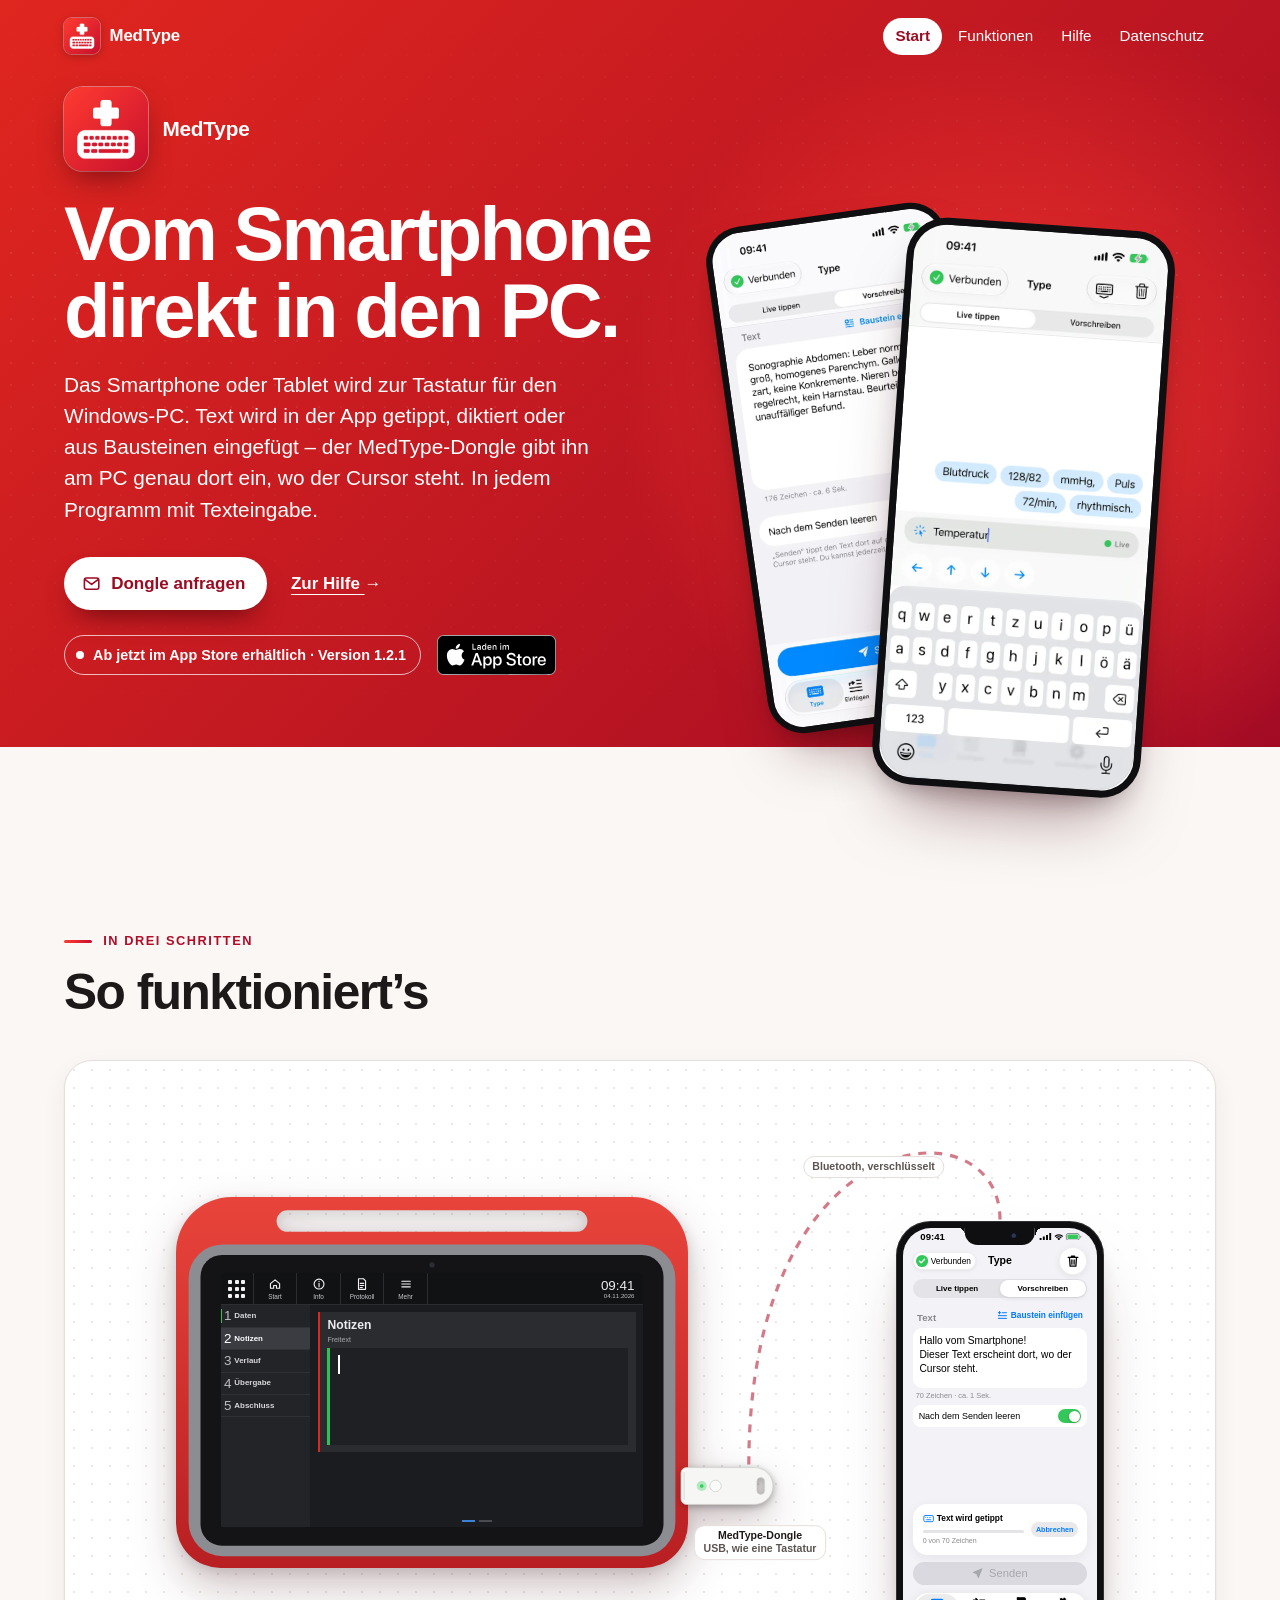
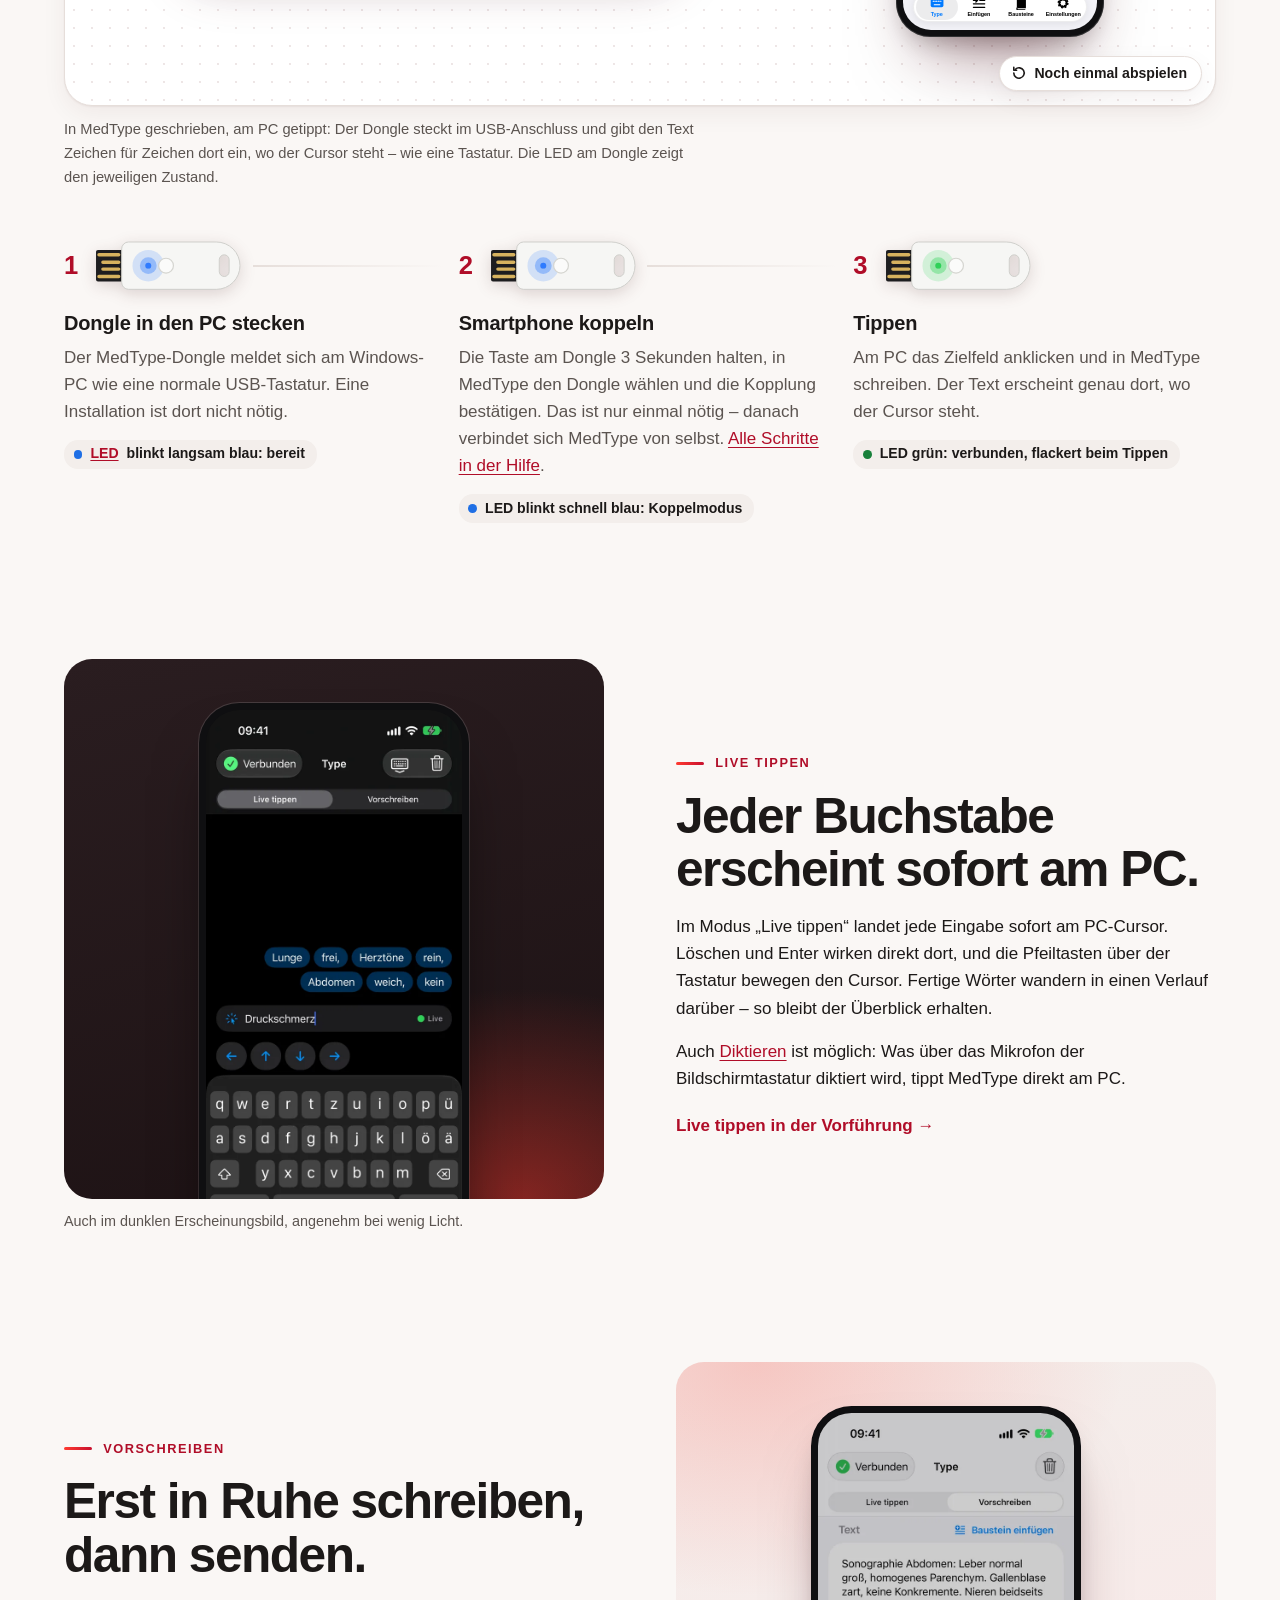
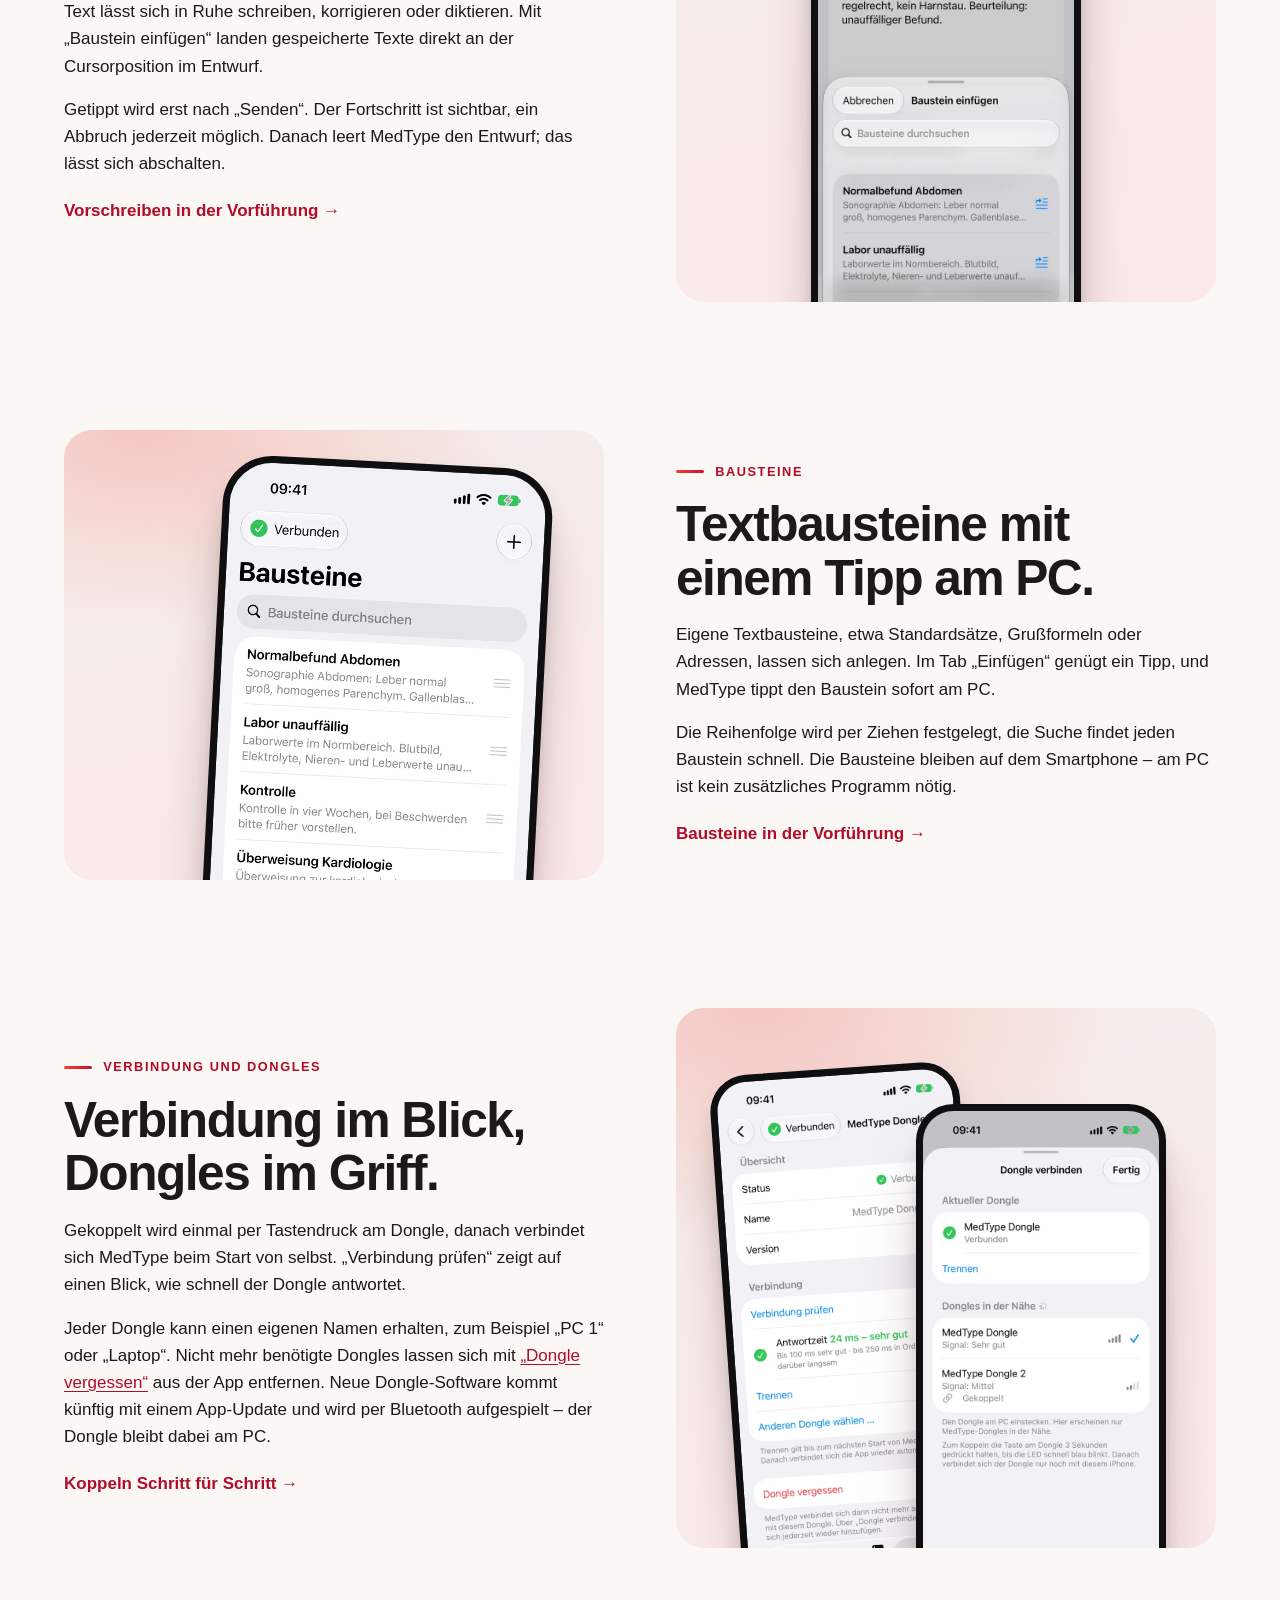
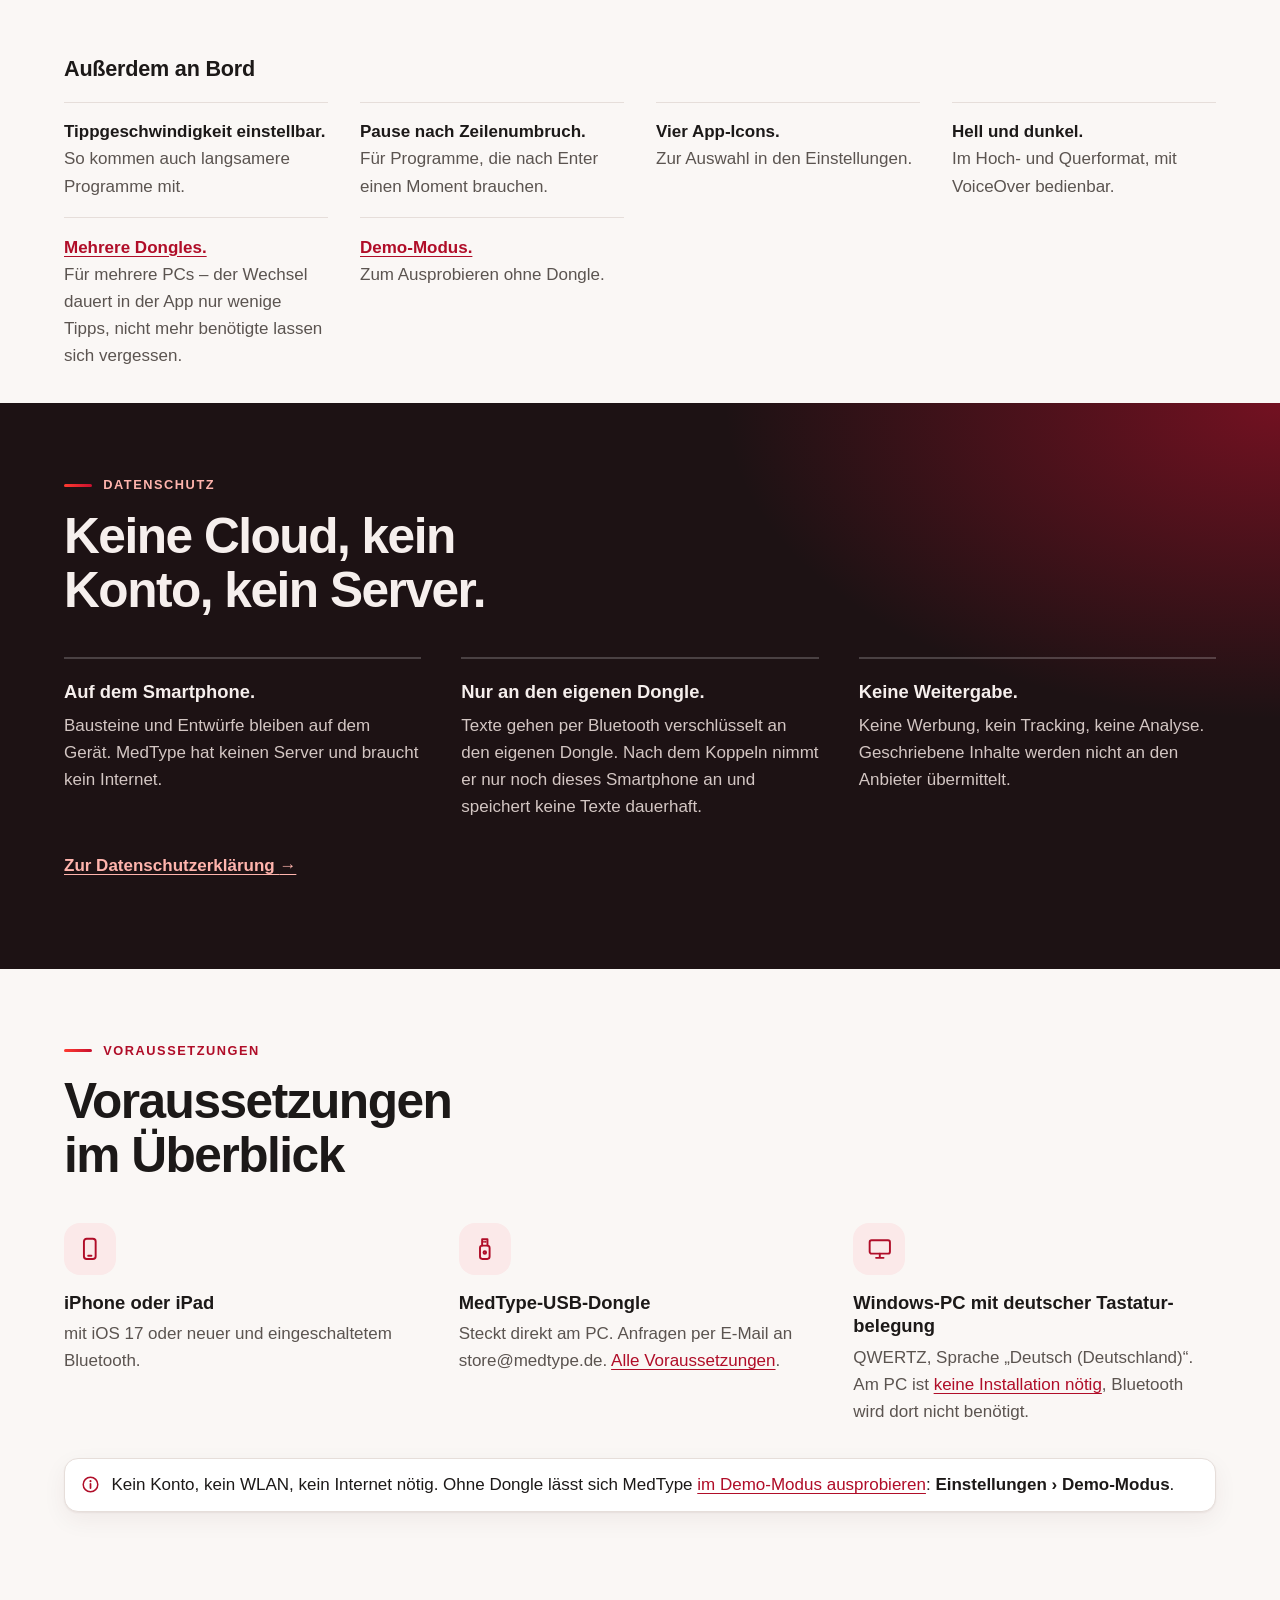
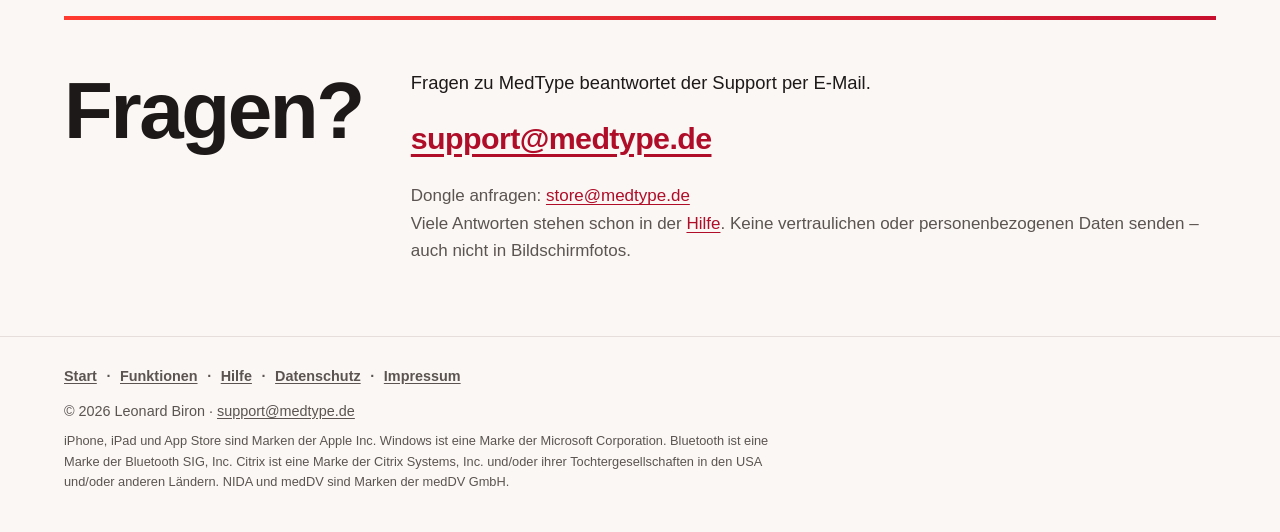
<file: index.html>
<!doctype html>
<html lang="de">
<head>
<meta charset="utf-8">
<meta name="viewport" content="width=device-width, initial-scale=1">
<meta name="color-scheme" content="light dark">
<meta name="google-site-verification" content="3p1CCMDouJlYl9yKoVGv254EVnfVatpFB9HEqiTGylo">
<title>MedType – Smartphone als Tastatur für den Windows-PC</title>
<script>/* Adresse ohne „.html“ anzeigen */(function(){var p=location.pathname;if(/\.html$/.test(p)){history.replaceState(null,"",(/\/index\.html$/.test(p)?p.replace(/index\.html$/,""):p.replace(/\.html$/,""))+location.search+location.hash)}})();</script>
<meta name="description" content="Mit MedType und dem USB-Dongle wird das Smartphone oder Tablet zur Tastatur für den Windows-PC: tippen, diktieren, Textbausteine. Am PC ist keine Installation nötig.">
<meta name="theme-color" content="#e0261f" media="(prefers-color-scheme: light)">
<meta name="theme-color" content="#9e1a1f" media="(prefers-color-scheme: dark)">
<meta property="og:type" content="website">
<meta property="og:locale" content="de_DE">
<meta property="og:site_name" content="MedType">
<meta property="og:title" content="MedType – Smartphone als Tastatur für den PC">
<meta property="og:description" content="Tippen, diktieren, Textbausteine – der MedType-Dongle tippt den Text am Windows-PC dort, wo der Cursor steht. Keine Installation, kein Konto, keine Cloud.">
<meta property="og:url" content="https://medtype.de/">
<meta property="og:image" content="https://medtype.de/assets/og-image.jpg">
<meta property="og:image:width" content="1200">
<meta property="og:image:height" content="630">
<meta property="og:image:alt" content="MedType-App-Icon, der Satz „Vom Smartphone direkt in den PC.“ und zwei Smartphones mit der App">
<meta name="twitter:card" content="summary_large_image">
<link rel="icon" type="image/png" sizes="64x64" href="assets/favicon-64.png">
<link rel="apple-touch-icon" href="assets/apple-touch-icon.png">
<link rel="canonical" href="https://medtype.de/">
<!-- Seitenname für die Google-Suche: zeigt „MedType“ statt „medtype.de“ über dem Treffer. -->
<script type="application/ld+json">
{
  "@context": "https://schema.org",
  "@type": "WebSite",
  "name": "MedType",
  "alternateName": "MedType App",
  "url": "https://medtype.de/"
}
</script>
<link rel="preload" as="image" href="assets/01-live-tippen.webp" type="image/webp" fetchpriority="high">
<link rel="stylesheet" href="assets/site.css?v=7">
<link rel="stylesheet" href="assets/home.css?v=7">
<link rel="stylesheet" href="assets/devices.css?v=3">
<link rel="stylesheet" href="assets/flow.css?v=4">
</head>
<body class="home">
<a class="skip" href="#titel">Zum Inhalt springen</a>

<header class="band hero-band">
  <div class="band-inner">
    <div class="topnav">
      <a class="brand" href="./">
        <img src="assets/icon-96.png" width="36" height="36" alt="">
        <span class="brand-name">MedType</span>
      </a>
      <nav class="site-nav" aria-label="Hauptnavigation">
        <ul>
          <li><a href="./" aria-current="page">Start</a></li>
          <li><a href="/funktionen">Funktionen</a></li>
          <li><a href="/hilfe">Hilfe</a></li>
          <li><a href="/datenschutz">Datenschutz</a></li>
        </ul>
      </nav>
    </div>

    <div class="hero">
      <div class="hero-copy">
        <p class="hero-app">
          <img class="hero-icon" src="assets/icon-256.png" width="84" height="84" alt="">
          MedType
        </p>
        <h1 id="titel">Vom Smartphone direkt in den PC.</h1>
        <p class="hero-lead">Das Smartphone oder Tablet wird zur Tastatur für den Windows-PC. Text wird in der App getippt,
          diktiert oder aus Bausteinen eingefügt – der MedType-Dongle gibt ihn am PC genau
          dort ein, wo der Cursor steht. In jedem Programm mit Texteingabe.</p>
        <div class="hero-actions">
          <a class="hero-cta" href="mailto:store@medtype.de?subject=Dongle%20f%C3%BCr%20MedType">
            <svg viewBox="0 0 24 24" aria-hidden="true" fill="none" stroke="currentColor" stroke-width="2" stroke-linecap="round" stroke-linejoin="round"><rect x="3" y="5" width="18" height="14" rx="2.5"/><path d="m4 7 8 6 8-6"/></svg>
            Dongle anfragen
          </a>
          <a class="hero-link" href="/hilfe">Zur Hilfe <span aria-hidden="true">→</span></a>
        </div>
        <div class="hero-meta">
          <p class="status"><span class="status-dot" aria-hidden="true"></span>Ab jetzt im App Store erhältlich · Version 1.2.1</p>
          <a class="app-store-badge" href="https://apps.apple.com/de/app/medtype/id6821332885"
            aria-label="MedType im App Store laden">
            <img src="assets/app-store-de.svg" alt="Laden im App Store" width="120" height="40">
          </a>
        </div>
      </div>

      <div class="hero-visual">
        <div class="phone phone--back">
          <picture>
            <source type="image/webp" srcset="assets/02-vorschreiben.webp">
            <img src="assets/02-vorschreiben.jpg" width="600" height="1304" decoding="async" fetchpriority="low"
              alt="MedType im Modus „Vorschreiben“: ein fertig geschriebener Beispieltext, darunter der Schalter „Nach dem Senden leeren“ und der Knopf „Senden“.">
          </picture>
        </div>
        <div class="phone phone--front">
          <picture>
            <source type="image/webp" srcset="assets/01-live-tippen.webp">
            <img src="assets/01-live-tippen.jpg" width="600" height="1304" fetchpriority="high" decoding="async"
              alt="MedType im Modus „Live tippen“: Die bereits getippten Wörter stehen als Verlauf über der Eingabezeile, darunter Pfeiltasten und die Bildschirmtastatur.">
          </picture>
        </div>
      </div>
    </div>
  </div>
</header>

<main id="inhalt">

  <section class="section how" aria-labelledby="so">
    <div class="wrap">
      <div class="section-head">
        <p class="kicker">In drei Schritten</p>
        <h2 class="display" id="so">So funktioniert’s</h2>
      </div>

      <figure class="flow">
        <div class="flow-frame">
          <div class="flow-stage" role="img"
            aria-label="Ein robuster Tablet-PC mit Griff, an der rechten Seite unten steckt der MedType-Dongle im USB-Anschluss. Daneben ein Smartphone mit MedType im Modus „Vorschreiben“. Nach „Senden“ geht der Text verschlüsselt per Bluetooth an den Dongle und erscheint auf dem Tablet-PC Zeichen für Zeichen im Textfeld, dort wo der Cursor steht.">
            <div class="flow-scene">

              <!-- Robuster Tablet-PC mit Griff; der Dongle steckt rechts unten seitlich im USB-Anschluss -->
              <div class="fl-pad">
                <svg class="fl-pad-art" viewBox="0 0 1380 1000" aria-hidden="true">
                  <defs>
                    <linearGradient id="fl-shell" x1="0" y1="0" x2="0" y2="1">
                      <stop offset="0" class="fl-shell-hi"/>
                      <stop offset="1" class="fl-shell-lo"/>
                    </linearGradient>
                  </defs>
                  <path fill="url(#fl-shell)" fill-rule="evenodd"
                    d="M150 0H1230A150 150 0 0 1 1380 150V880A120 120 0 0 1 1260 1000H120A120 120 0 0 1 0 880V150A150 150 0 0 1 150 0ZM300 36H1080A29 29 0 0 1 1109 65A29 29 0 0 1 1080 94H300A29 29 0 0 1 271 65A29 29 0 0 1 300 36Z"/>
                  <rect class="fl-bumper" x="34" y="128" width="1312" height="840" rx="92"/>
                  <rect class="fl-bezel" x="66" y="156" width="1248" height="784" rx="58"/>
                  <circle class="fl-cam" cx="690" cy="183" r="7"/>
                  <rect class="fl-port" x="1366" y="747" width="14" height="66" rx="3"/>
                </svg>
                <div class="fl-screen">
                  <div class="fl-toolbar">
                    <span class="fl-apps"><i></i><i></i><i></i><i></i><i></i><i></i><i></i><i></i><i></i></span>
                    <span class="fl-tool"><svg viewBox="0 0 20 20"><path d="M3.5 9.5 10 4l6.5 5.5V16h-4.5v-4h-4v4H3.5z"/></svg><em>Start</em></span>
                    <span class="fl-tool"><svg viewBox="0 0 20 20"><circle cx="10" cy="10" r="7"/><path d="M10 9v5M10 6.2v.1"/></svg><em>Info</em></span>
                    <span class="fl-tool"><svg viewBox="0 0 20 20"><path d="M5 2.5h7l3 3v12H5zM7.5 9h5M7.5 12h5M7.5 15h3"/></svg><em>Protokoll</em></span>
                    <span class="fl-tool"><svg viewBox="0 0 20 20"><path d="M4 6h12M4 10h12M4 14h12"/></svg><em>Mehr</em></span>
                    <span class="fl-clock"><b>09:41</b><small>04.11.2026</small></span>
                  </div>
                  <div class="fl-body">
                    <ol class="fl-nav">
                      <li><b>1</b>Daten</li>
                      <li class="is-on"><b>2</b>Notizen</li>
                      <li><b>3</b>Verlauf</li>
                      <li><b>4</b>Übergabe</li>
                      <li><b>5</b>Abschluss</li>
                    </ol>
                    <div class="fl-main">
                      <div class="fl-card">
                        <p class="fl-card-title">Notizen</p>
                        <p class="fl-label">Freitext</p>
                        <div class="fl-input"><span class="fl-typed">Hallo vom Smartphone!
Dieser Text erscheint dort, wo der Cursor steht.</span><span class="fl-caret"></span></div>
                      </div>
                      <span class="fl-pages"><i class="is-on"></i><i></i></span>
                    </div>
                  </div>
                </div>
                <svg class="fl-dongle" viewBox="0 0 120 48" aria-hidden="true">
                  <path class="fl-case" fill-rule="evenodd"
                    d="M7 0H96A24 24 0 0 1 96 48H7A7 7 0 0 1 0 41V7A7 7 0 0 1 7 0ZM99 18A5 5 0 0 1 109 18V30A5 5 0 0 1 99 30Z"/>
                  <path class="fl-case-edge" d="M4 6V42"/>
                  <circle class="fl-led-glow" cx="27" cy="24" r="6.5"/>
                  <circle class="fl-led" cx="27" cy="24" r="2.4"/>
                  <circle class="fl-button" cx="45" cy="24" r="7.5"/>
                </svg>
              </div>

              <!-- Funkstrecke von der Oberkante des Smartphones zum Dongle; schmal untereinander, breit nebeneinander -->
              <svg class="fl-wire fl-wire--narrow" viewBox="0 0 240 480" aria-hidden="true">
                <path class="fl-dash" d="M120 249C120 190 214 175 214 121"/>
                <path class="fl-pulse" pathLength="100" d="M120 249C120 190 214 175 214 121"/>
                <path class="fl-pulse fl-pulse--2" pathLength="100" d="M120 249C120 190 214 175 214 121"/>
                <path class="fl-pulse fl-pulse--3" pathLength="100" d="M120 249C120 190 214 175 214 121"/>
              </svg>
              <svg class="fl-wire fl-wire--wide" viewBox="0 0 580 340" aria-hidden="true">
                <path class="fl-dash" d="M515 74C515 0 358 10 358 228"/>
                <path class="fl-pulse" pathLength="100" d="M515 74C515 0 358 10 358 228"/>
                <path class="fl-pulse fl-pulse--2" pathLength="100" d="M515 74C515 0 358 10 358 228"/>
                <path class="fl-pulse fl-pulse--3" pathLength="100" d="M515 74C515 0 358 10 358 228"/>
              </svg>
              <span class="fl-tag fl-tag--bt">Bluetooth, <span>verschlüsselt</span></span>
              <span class="fl-tag fl-tag--usb"><b>MedType-Dongle</b> <span>USB, wie eine Tastatur</span></span>

              <!-- Smartphone mit MedType im Modus „Vorschreiben“ -->
              <div class="fl-phone">
                <div class="fl-app">
                  <span class="fl-notch"></span>
                  <div class="fl-statusbar">
                    <span>09:41</span>
                    <svg viewBox="0 0 66 12"><path d="M1 8h3v4H1zM6 5.5h3V12H6zM11 3h3v9h-3zM16 0h3v12h-3zM31 11.5l-2.4-2.5a3.4 3.4 0 0 1 4.8 0zM26.4 6.8a6.5 6.5 0 0 1 9.2 0l-1.5 1.5a4.4 4.4 0 0 0-6.2 0zM24.2 4.6a9.6 9.6 0 0 1 13.6 0l-1.5 1.5a7.5 7.5 0 0 0-10.6 0z"/><rect x="42.75" y=".75" width="20" height="10.5" rx="3" fill="none" stroke="currentColor" stroke-opacity=".45" stroke-width="1.5"/><rect x="44.5" y="2.5" width="16.5" height="7" rx="1.6" class="fl-battery"/><path d="M64.5 4.2v3.6a1.8 1.8 0 0 0 0-3.6z" opacity=".45"/></svg>
                  </div>
                  <div class="fl-head">
                    <span class="fl-chip"><svg viewBox="0 0 20 20"><circle cx="10" cy="10" r="10" class="fl-ok"/><path d="m5.8 10.3 2.8 2.8 5.6-6" fill="none" stroke="#fff" stroke-width="2.2" stroke-linecap="round" stroke-linejoin="round"/></svg>Verbunden</span>
                    <b class="fl-title">Type</b>
                    <span class="fl-round"><svg viewBox="0 0 20 20" fill="none" stroke="currentColor" stroke-width="1.6" stroke-linecap="round" stroke-linejoin="round"><path d="M4 5.5h12M8 5.5V4h4v1.5M5.6 5.5l.8 11h7.2l.8-11M8.6 8.5v5.5M11.4 8.5v5.5"/></svg></span>
                  </div>
                  <div class="fl-seg"><span>Live tippen</span><span class="is-on">Vorschreiben</span></div>
                  <div class="fl-row">
                    <span>Text</span>
                    <span class="fl-link"><svg viewBox="0 0 20 20" fill="none" stroke="currentColor" stroke-width="1.8" stroke-linecap="round"><path d="M2.5 5h4.5M4.75 2.75v4.5M10 5h7.5M2.5 10.5h15M2.5 15.5h15"/></svg>Baustein einfügen</span>
                  </div>
                  <p class="fl-field"><span class="fl-draft">Hallo vom Smartphone!<br>Dieser Text erscheint dort, wo der Cursor steht.</span><span class="fl-ph">Text schreiben, einfügen oder diktieren</span></p>
                  <p class="fl-count"><span class="fl-count-full">70 Zeichen · ca. 1 Sek.</span><span class="fl-count-empty">0 Zeichen</span></p>
                  <p class="fl-toggle"><span>Nach dem Senden leeren</span><i class="fl-switch"></i></p>
                  <div class="fl-space">
                    <div class="fl-progress">
                      <div class="fl-busy">
                        <p class="fl-ptitle"><svg viewBox="0 0 20 20" fill="none" stroke="currentColor" stroke-width="1.6" stroke-linecap="round"><rect x="1.5" y="4.5" width="17" height="11" rx="2.5"/><path d="M5 8h.01M8 8h.01M11 8h.01M14 8h.01M6.5 12h7"/></svg>Text wird getippt</p>
                        <span class="fl-pbar"><i></i></span>
                        <p class="fl-psub"><span class="fl-pcount">70</span> von 70 Zeichen</p>
                      </div>
                      <span class="fl-cancel">Abbrechen</span>
                      <div class="fl-done">
                        <svg viewBox="0 0 20 20"><circle cx="10" cy="10" r="10" class="fl-ok"/><path d="m5.8 10.3 2.8 2.8 5.6-6" fill="none" stroke="#fff" stroke-width="2.2" stroke-linecap="round" stroke-linejoin="round"/></svg>
                        <p><b>Fertig getippt</b><span>Der Text steht jetzt auf dem PC.</span></p>
                      </div>
                    </div>
                  </div>
                  <span class="fl-send"><svg viewBox="0 0 20 20"><path d="M18.2 1.8 1.9 8.4c-.7.3-.6 1.2 0 1.5l5.7 2.5 2.5 5.7c.3.6 1.2.7 1.5 0z"/></svg>Senden</span>
                  <div class="fl-tabs">
                    <span class="is-on"><svg viewBox="0 0 20 20"><rect x="1" y="4" width="18" height="12" rx="2.5"/><path d="M4.5 7.5h1.5M8 7.5h1.5M11.5 7.5h1.5M15 7.5h.5M6 12.5h8" stroke="#fff" stroke-width="1.5" stroke-linecap="round"/></svg>Type</span>
                    <span><svg viewBox="0 0 20 20" fill="none" stroke="currentColor" stroke-width="1.8" stroke-linecap="round" stroke-linejoin="round"><path d="M2 6h6m-2.5-2.5L8 6 5.5 8.5M11 6h7M2 11h16M2 16h16"/></svg>Einfügen</span>
                    <span><svg viewBox="0 0 20 20"><path d="M4 2.5h10.5A1.5 1.5 0 0 1 16 4v12.5H5.5a1.5 1.5 0 0 0 0 3H16" fill="none" stroke="currentColor" stroke-width="1.6"/><path d="M4 2.5h10.5A1.5 1.5 0 0 1 16 4v12H5.5A1.5 1.5 0 0 0 4 17.5z"/></svg>Bausteine</span>
                    <span><svg viewBox="0 0 20 20"><circle cx="10" cy="10" r="5.6" fill="none" stroke="currentColor" stroke-width="4.4" stroke-dasharray="2.2 2.2"/><circle cx="10" cy="10" r="5.2" fill="none" stroke="currentColor" stroke-width="2.6"/></svg>Einstellungen</span>
                  </div>
                </div>
              </div>

            </div>
          </div>
        </div>
        <figcaption>In MedType geschrieben, am PC getippt: Der Dongle steckt im USB-Anschluss und gibt den Text
          Zeichen für Zeichen dort ein, wo der Cursor steht – wie eine Tastatur. Die LED am Dongle zeigt den jeweiligen
          Zustand.</figcaption>
      </figure>

      <ol class="how-steps">
        <li>
          <span class="how-stick" aria-hidden="true">
            <b class="how-num">1</b>
            <svg class="dv-stick dv-stick--slow" viewBox="0 0 146 48">
              <rect class="hs-plug" x="0" y="8" width="30" height="32" rx="2"/>
              <path class="hs-pins" d="M3 13h20M7 20.5h16M7 27.5h16M3 35h20"/>
              <path class="hs-case" fill-rule="evenodd"
                d="M33 0H122A24 24 0 0 1 122 48H33A7 7 0 0 1 26 41V7A7 7 0 0 1 33 0ZM125 18A5 5 0 0 1 135 18V30A5 5 0 0 1 125 30Z"/>
              <circle class="hs-hole" cx="53" cy="24" r="3"/>
              <g class="hs-on"><circle cx="53" cy="24" r="16" opacity=".18"/><circle cx="53" cy="24" r="8.5" opacity=".38"/><circle cx="53" cy="24" r="3"/></g>
              <circle class="hs-button" cx="71" cy="24" r="7.5"/>
            </svg>
          </span>
          <h3>Dongle in den PC stecken</h3>
          <p>Der MedType-Dongle meldet sich am Windows-PC wie eine normale USB-Tastatur. Eine Installation ist dort
            nicht nötig.</p>
          <p class="led-note"><span class="led-dot led-dot--blue led-dot--slow" aria-hidden="true"></span><a href="/hilfe#led">LED</a> blinkt langsam blau:
            bereit</p>
        </li>
        <li>
          <span class="how-stick" aria-hidden="true">
            <b class="how-num">2</b>
            <svg class="dv-stick dv-stick--fast" viewBox="0 0 146 48">
              <rect class="hs-plug" x="0" y="8" width="30" height="32" rx="2"/>
              <path class="hs-pins" d="M3 13h20M7 20.5h16M7 27.5h16M3 35h20"/>
              <path class="hs-case" fill-rule="evenodd"
                d="M33 0H122A24 24 0 0 1 122 48H33A7 7 0 0 1 26 41V7A7 7 0 0 1 33 0ZM125 18A5 5 0 0 1 135 18V30A5 5 0 0 1 125 30Z"/>
              <circle class="hs-hole" cx="53" cy="24" r="3"/>
              <g class="hs-on"><circle cx="53" cy="24" r="16" opacity=".18"/><circle cx="53" cy="24" r="8.5" opacity=".38"/><circle cx="53" cy="24" r="3"/></g>
              <circle class="hs-button" cx="71" cy="24" r="7.5"/>
            </svg>
          </span>
          <h3>Smartphone koppeln</h3>
          <p>Die Taste am Dongle 3 Sekunden halten, in MedType den Dongle wählen und die Kopplung bestätigen. Das ist
            nur einmal nötig – danach verbindet sich MedType von selbst. <a href="/hilfe#start">Alle Schritte in der Hilfe</a>.</p>
          <p class="led-note"><span class="led-dot led-dot--blue led-dot--fast" aria-hidden="true"></span>LED blinkt schnell blau:
            Koppelmodus</p>
        </li>
        <li>
          <span class="how-stick" aria-hidden="true">
            <b class="how-num">3</b>
            <svg class="dv-stick dv-stick--typing" viewBox="0 0 146 48">
              <rect class="hs-plug" x="0" y="8" width="30" height="32" rx="2"/>
              <path class="hs-pins" d="M3 13h20M7 20.5h16M7 27.5h16M3 35h20"/>
              <path class="hs-case" fill-rule="evenodd"
                d="M33 0H122A24 24 0 0 1 122 48H33A7 7 0 0 1 26 41V7A7 7 0 0 1 33 0ZM125 18A5 5 0 0 1 135 18V30A5 5 0 0 1 125 30Z"/>
              <circle class="hs-hole" cx="53" cy="24" r="3"/>
              <g class="hs-on"><circle cx="53" cy="24" r="16" opacity=".18"/><circle cx="53" cy="24" r="8.5" opacity=".38"/><circle cx="53" cy="24" r="3"/></g>
              <circle class="hs-button" cx="71" cy="24" r="7.5"/>
            </svg>
          </span>
          <h3>Tippen</h3>
          <p>Am PC das Zielfeld anklicken und in MedType schreiben. Der Text erscheint genau dort, wo
            der Cursor steht.</p>
          <p class="led-note"><span class="led-dot led-dot--green led-dot--typing" aria-hidden="true"></span>LED grün: verbunden,
            flackert beim Tippen</p>
        </li>
      </ol>
    </div>
  </section>

  <div class="features wrap">

    <section class="feature" aria-labelledby="live">
      <figure class="feature-media">
        <div class="stage stage--dark">
          <div class="phone">
            <picture>
              <source type="image/webp" srcset="assets/08-live-dunkel.webp">
              <img src="assets/08-live-dunkel.jpg" width="600" height="1304" loading="lazy" decoding="async"
                alt="„Live tippen“ im dunklen Erscheinungsbild: Verlauf der getippten Wörter, die Eingabezeile mit dem Hinweis „Live“, Pfeiltasten und Tastatur.">
            </picture>
          </div>
        </div>
        <figcaption>Auch im dunklen Erscheinungsbild, angenehm bei wenig Licht.</figcaption>
      </figure>
      <div class="feature-copy">
        <p class="kicker">Live tippen</p>
        <h2 class="display" id="live">Jeder Buchstabe erscheint sofort am PC.</h2>
        <p>Im Modus „Live tippen“ landet jede Eingabe sofort am PC-Cursor. Löschen und Enter wirken direkt dort,
          und die Pfeiltasten über der Tastatur bewegen den Cursor. Fertige Wörter wandern in einen Verlauf darüber –
          so bleibt der Überblick erhalten.</p>
        <p>Auch <a href="/funktionen#diktieren">Diktieren</a> ist möglich: Was über das Mikrofon der Bildschirmtastatur
          diktiert wird, tippt MedType direkt am PC.</p>
        <p class="feature-more"><a href="/funktionen#live-tippen">Live tippen in der Vorführung <span aria-hidden="true">→</span></a></p>
      </div>
    </section>

    <section class="feature feature--flip" aria-labelledby="vorschreiben">
      <figure class="feature-media">
        <div class="stage">
          <div class="phone">
            <picture>
              <source type="image/webp" srcset="assets/03-baustein-einfuegen.webp">
              <img src="assets/03-baustein-einfuegen.jpg" width="600" height="1304" loading="lazy" decoding="async"
                alt="Auswahl „Baustein einfügen“ über einem Entwurf: ein Suchfeld und eine Liste gespeicherter Textbausteine, jeweils mit Titel und Textanfang.">
            </picture>
          </div>
        </div>
      </figure>
      <div class="feature-copy">
        <p class="kicker">Vorschreiben</p>
        <h2 class="display" id="vorschreiben">Erst in Ruhe schreiben, dann senden.</h2>
        <p>Text lässt sich in Ruhe schreiben, korrigieren oder diktieren. Mit „Baustein einfügen“ landen gespeicherte Texte
          direkt an der Cursorposition im Entwurf.</p>
        <p>Getippt wird erst nach „Senden“. Der Fortschritt ist sichtbar, ein Abbruch jederzeit möglich.
          Danach leert MedType den Entwurf; das lässt sich abschalten.</p>
        <p class="feature-more"><a href="/funktionen#vorschreiben">Vorschreiben in der Vorführung <span aria-hidden="true">→</span></a></p>
      </div>
    </section>

    <section class="feature" aria-labelledby="bausteine">
      <figure class="feature-media">
        <div class="stage stage--wide">
          <div class="phone">
            <picture>
              <source type="image/webp" srcset="assets/05-bausteine.webp">
              <img src="assets/05-bausteine.jpg" width="600" height="1304" loading="lazy" decoding="async"
                alt="Tab „Bausteine“ mit Suchfeld und einer Liste eigener Textbausteine mit Titel und Textanfang, rechts in jeder Zeile ein Griff zum Umsortieren.">
            </picture>
          </div>
        </div>
      </figure>
      <div class="feature-copy">
        <p class="kicker">Bausteine</p>
        <h2 class="display" id="bausteine">Textbausteine mit einem Tipp am PC.</h2>
        <p>Eigene Textbausteine, etwa Standardsätze, Grußformeln oder Adressen, lassen sich anlegen. Im Tab „Einfügen“
          genügt ein Tipp, und MedType tippt den Baustein sofort am PC.</p>
        <p>Die Reihenfolge wird per Ziehen festgelegt, die Suche findet jeden Baustein schnell. Die Bausteine bleiben
          auf dem Smartphone – am PC ist kein zusätzliches Programm nötig.</p>
        <p class="feature-more"><a href="/funktionen#bausteine">Bausteine in der Vorführung <span aria-hidden="true">→</span></a></p>
      </div>
    </section>

    <section class="feature feature--flip" aria-labelledby="verbindung">
      <figure class="feature-media">
        <div class="stage stage--duo">
          <div class="phone">
            <picture>
              <source type="image/webp" srcset="assets/06-dongle.webp">
              <img src="assets/06-dongle.jpg" width="600" height="1304" loading="lazy" decoding="async"
                alt="Dongle-Seite in den Einstellungen: Status „Verbunden“, Name „MedType Dongle“, Version 4.2, „Verbindung prüfen“ mit der Antwortzeit 24 ms – sehr gut, und darunter „Dongle vergessen“.">
            </picture>
          </div>
          <div class="phone">
            <picture>
              <source type="image/webp" srcset="assets/07-verbinden.webp">
              <img src="assets/07-verbinden.jpg" width="600" height="1304" loading="lazy" decoding="async"
                alt="Fenster „Dongle verbinden“: der aktuelle Dongle „Verbunden“, darunter „Dongles in der Nähe“ mit Signalstärke und dem Hinweis, zum Koppeln die Taste am Dongle 3 Sekunden zu halten.">
            </picture>
          </div>
        </div>
      </figure>
      <div class="feature-copy">
        <p class="kicker">Verbindung und Dongles</p>
        <h2 class="display" id="verbindung">Verbindung im Blick, Dongles im Griff.</h2>
        <p>Gekoppelt wird einmal per Tastendruck am Dongle, danach verbindet sich MedType beim Start von selbst.
          „Verbindung prüfen“ zeigt auf einen Blick, wie schnell der Dongle antwortet.</p>
        <p>Jeder Dongle kann einen eigenen Namen erhalten, zum Beispiel „PC 1“ oder „Laptop“. Nicht mehr
          benötigte Dongles lassen sich mit <a href="/hilfe#frage-wie-wird-ein-dongle-aus-medtype-entfernt-dongle">„Dongle vergessen“</a> aus der App entfernen. Neue Dongle-Software kommt künftig mit einem
          App-Update und wird per Bluetooth aufgespielt – der Dongle bleibt dabei am PC.</p>
        <p class="feature-more"><a href="/hilfe#start">Koppeln Schritt für Schritt <span aria-hidden="true">→</span></a></p>
      </div>
    </section>

    <section class="extras" aria-labelledby="extras">
      <h2 id="extras">Außerdem an Bord</h2>
      <ul>
        <li><strong>Tippgeschwindigkeit einstellbar.</strong> So kommen auch langsamere Programme mit.</li>
        <li><strong>Pause nach Zeilenumbruch.</strong> Für Programme, die nach Enter einen Moment brauchen.</li>
        <li><strong>Vier App-Icons.</strong> Zur Auswahl in den Einstellungen.</li>
        <li><strong>Hell und dunkel.</strong> Im Hoch- und Querformat, mit VoiceOver bedienbar.</li>
        <li><strong><a href="/hilfe#frage-lassen-sich-mehrere-dongles-nutzen">Mehrere Dongles.</a></strong> Für mehrere PCs – der Wechsel dauert in der App nur wenige Tipps, nicht mehr benötigte lassen sich vergessen.</li>
        <li><strong><a href="/hilfe#demo">Demo-Modus.</a></strong> Zum Ausprobieren ohne Dongle.</li>
      </ul>
    </section>

  </div>

  <section class="section ink" aria-labelledby="daten">
    <div class="wrap">
      <p class="kicker">Datenschutz</p>
      <h2 class="display" id="daten">Keine Cloud, kein Konto, kein Server.</h2>
      <ul class="ink-list">
        <li><strong>Auf dem Smartphone.</strong> Bausteine und Entwürfe bleiben auf dem Gerät. MedType hat keinen
          Server und braucht kein Internet.</li>
        <li><strong>Nur an den eigenen Dongle.</strong> Texte gehen per Bluetooth verschlüsselt an den eigenen Dongle.
          Nach dem Koppeln nimmt er nur noch dieses Smartphone an und speichert keine Texte dauerhaft.</li>
        <li><strong>Keine Weitergabe.</strong> Keine Werbung, kein Tracking, keine Analyse. Geschriebene Inhalte
          werden nicht an den Anbieter übermittelt.</li>
      </ul>
      <p><a href="/datenschutz">Zur Datenschutzerklärung <span aria-hidden="true">→</span></a></p>
    </div>
  </section>

  <section class="section needs" aria-labelledby="brauchst">
    <div class="wrap">
      <div class="section-head">
        <p class="kicker">Voraussetzungen</p>
        <h2 class="display" id="brauchst">Voraussetzungen im Überblick</h2>
      </div>
      <ul class="needs-list">
        <li>
          <span class="needs-icon" aria-hidden="true">
            <svg viewBox="0 0 24 24" fill="none" stroke="currentColor" stroke-width="1.8" stroke-linecap="round" stroke-linejoin="round"><rect x="6.5" y="2.5" width="11" height="19" rx="2.6"/><path d="M10.5 18.5h3"/></svg>
          </span>
          <h3>iPhone oder iPad</h3>
          <p>mit iOS 17 oder neuer und eingeschaltetem Bluetooth.</p>
        </li>
        <li>
          <span class="needs-icon" aria-hidden="true">
            <svg viewBox="0 0 24 24" fill="none" stroke="currentColor" stroke-width="1.8" stroke-linecap="round" stroke-linejoin="round"><rect x="7.5" y="9" width="9" height="12.5" rx="2.2"/><path d="M9.5 9V3h5v6"/><path d="M11.2 5.5h.01M12.8 5.5h.01"/><circle cx="12" cy="15.5" r="1.2"/></svg>
          </span>
          <h3>MedType-USB-Dongle</h3>
          <p>Steckt direkt am PC. Anfragen per E-Mail an store@medtype.de. <a href="/hilfe#brauchst">Alle Voraussetzungen</a>.</p>
        </li>
        <li>
          <span class="needs-icon" aria-hidden="true">
            <svg viewBox="0 0 24 24" fill="none" stroke="currentColor" stroke-width="1.8" stroke-linecap="round" stroke-linejoin="round"><rect x="2.5" y="4" width="19" height="12.5" rx="1.8"/><path d="M8.5 20.5h7M12 16.5v4"/></svg>
          </span>
          <h3>Windows-PC mit deutscher Tastatur&shy;belegung</h3>
          <p>QWERTZ, Sprache „Deutsch (Deutschland)“. Am PC ist <a href="/hilfe#frage-muss-am-pc-etwas-installiert-werden">keine Installation nötig</a>, Bluetooth wird dort nicht benötigt.</p>
        </li>
      </ul>
      <p class="note needs-note">Kein Konto, kein WLAN, kein Internet nötig. Ohne Dongle lässt sich MedType <a href="/hilfe#demo">im Demo-Modus ausprobieren</a>:
        <span class="path">Einstellungen › Demo-Modus</span>.</p>
    </div>
  </section>

  <section class="section ask" aria-labelledby="fragen">
    <div class="wrap">
      <div class="ask-inner">
        <h2 class="display ask-title" id="fragen">Fragen?</h2>
        <div>
          <p class="ask-lead">Fragen zu MedType beantwortet der Support per E-Mail.</p>
          <a class="mail" href="mailto:support@medtype.de">support@medtype.de</a>
          <p class="muted">Dongle anfragen: <a href="mailto:store@medtype.de?subject=Dongle%20f%C3%BCr%20MedType">store@medtype.de</a></p>
          <p class="muted">Viele Antworten stehen schon in der <a href="/hilfe">Hilfe</a>. Keine
            vertraulichen oder personenbezogenen Daten senden – auch nicht in Bildschirmfotos.</p>
        </div>
      </div>
    </div>
  </section>

</main>

<footer class="site-footer">
  <div class="wrap">
    <nav aria-label="Fußzeile">
      <ul>
        <li><a href="./">Start</a></li>
        <li><a href="/funktionen">Funktionen</a></li>
        <li><a href="/hilfe">Hilfe</a></li>
        <li><a href="/datenschutz">Datenschutz</a></li>
        <li><a href="/impressum">Impressum</a></li>
      </ul>
    </nav>
    <p>© 2026 Leonard Biron · <a href="mailto:support@medtype.de">support@medtype.de</a></p>
    <p class="fine">iPhone, iPad und App Store sind Marken der
      Apple Inc. Windows ist eine Marke der Microsoft Corporation. Bluetooth ist eine Marke der Bluetooth SIG, Inc.
      Citrix ist eine Marke der Citrix Systems, Inc. und/oder ihrer Tochtergesellschaften in den USA und/oder anderen Ländern.
      NIDA und medDV sind Marken der medDV GmbH.</p>
  </div>
</footer>
<script src="assets/flow.js?v=3" defer></script>
</body>
</html>
</file>
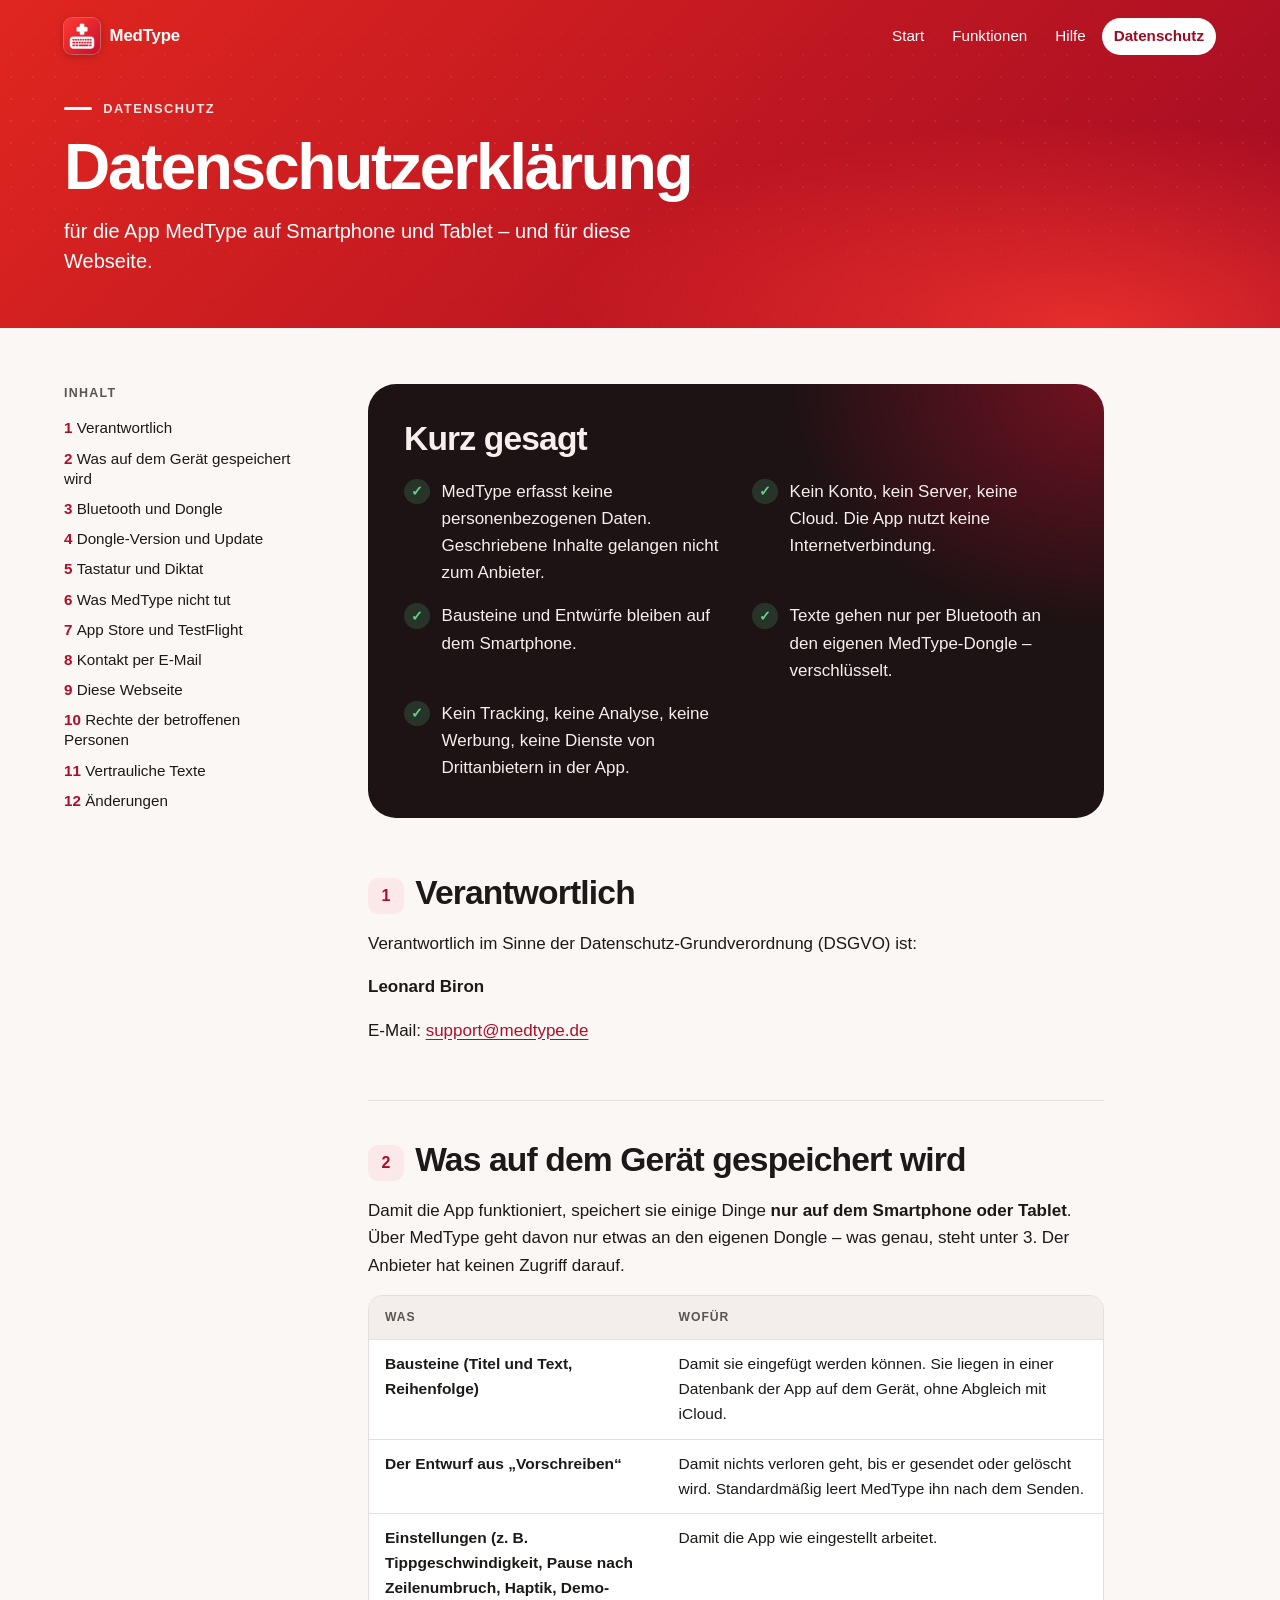
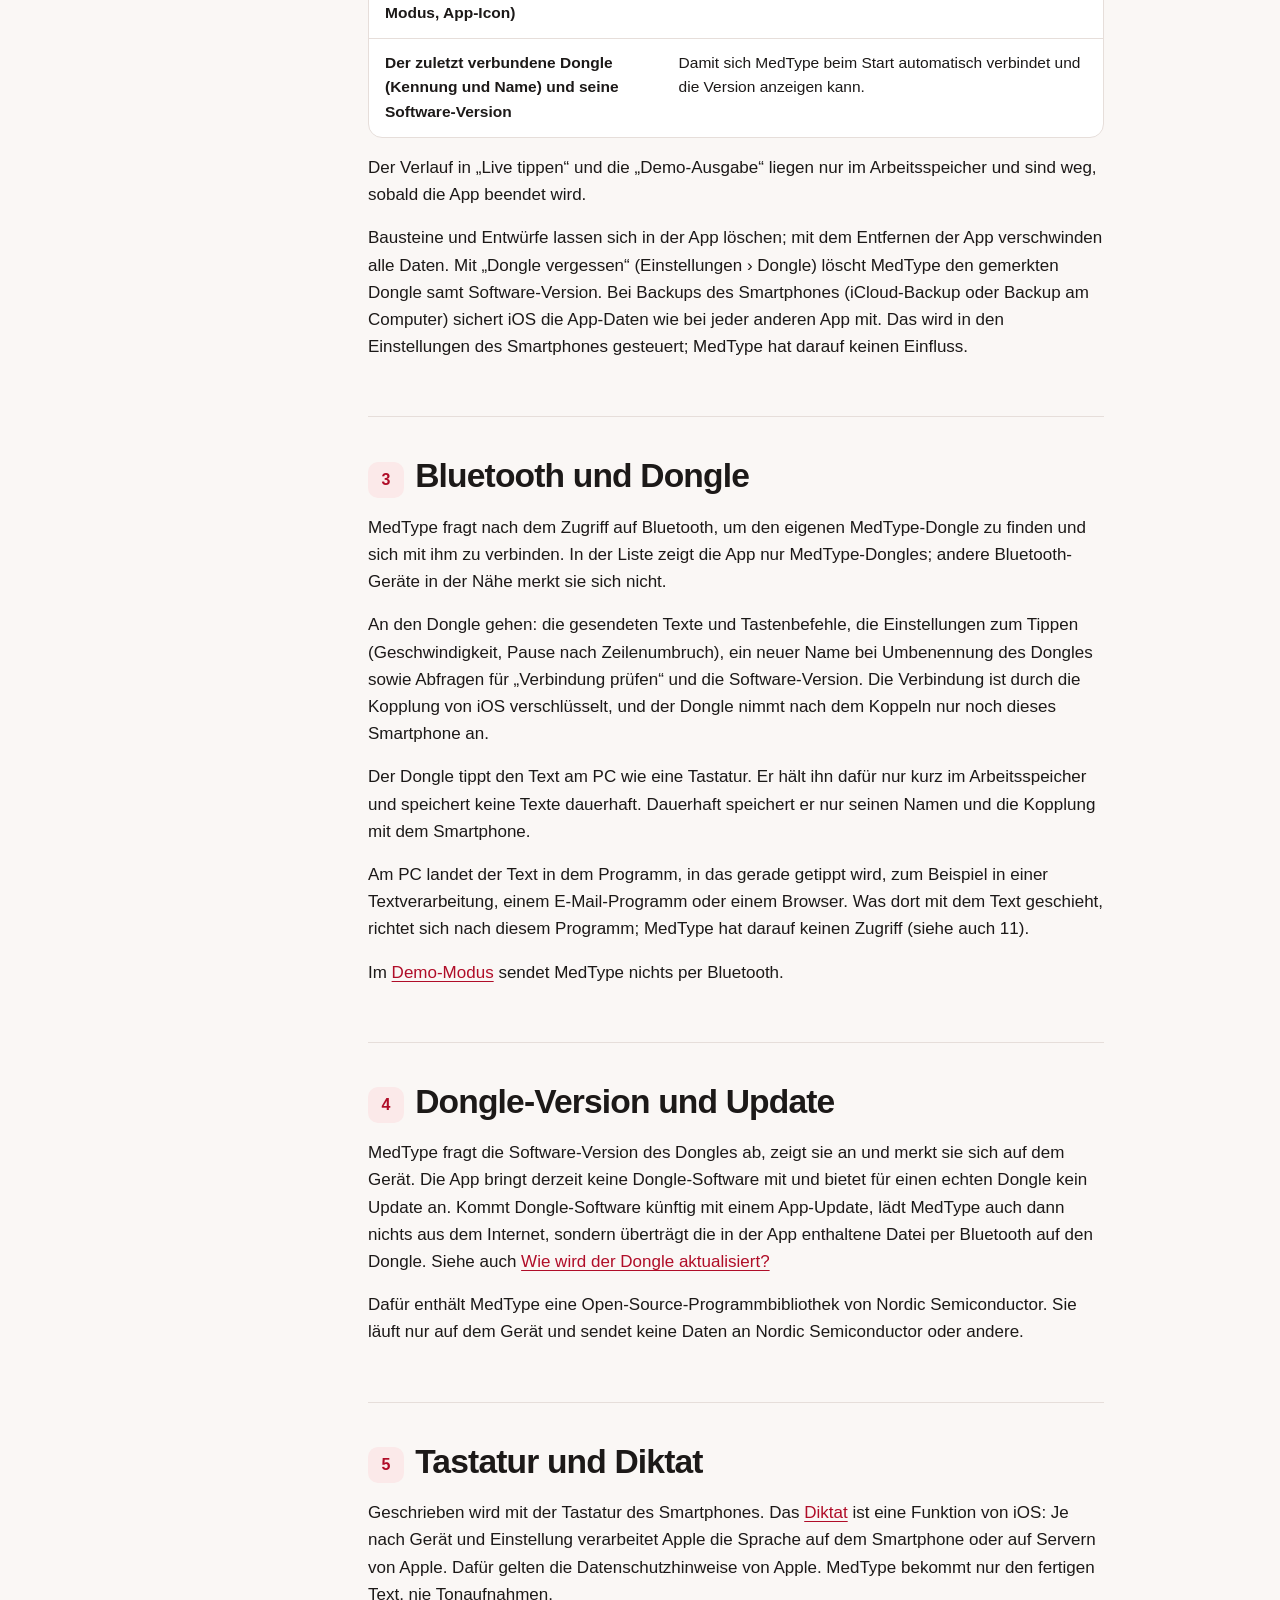
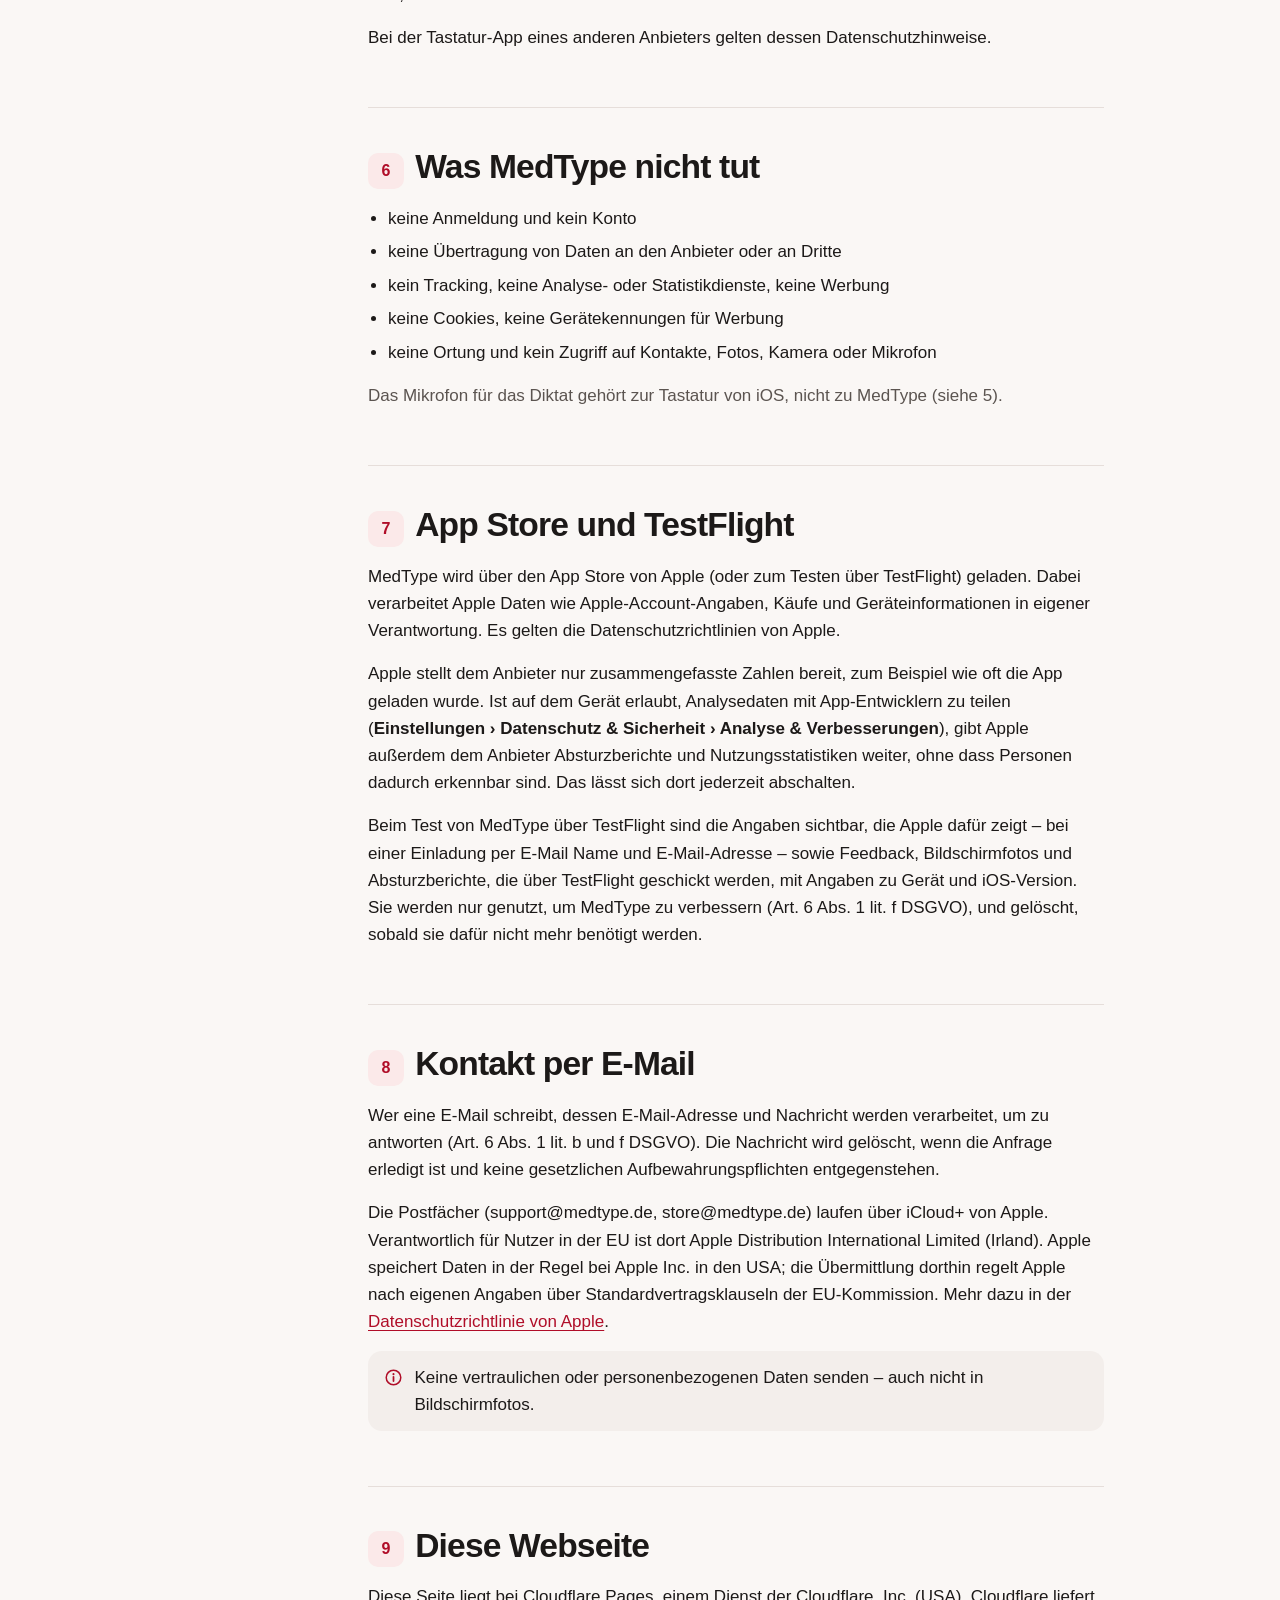
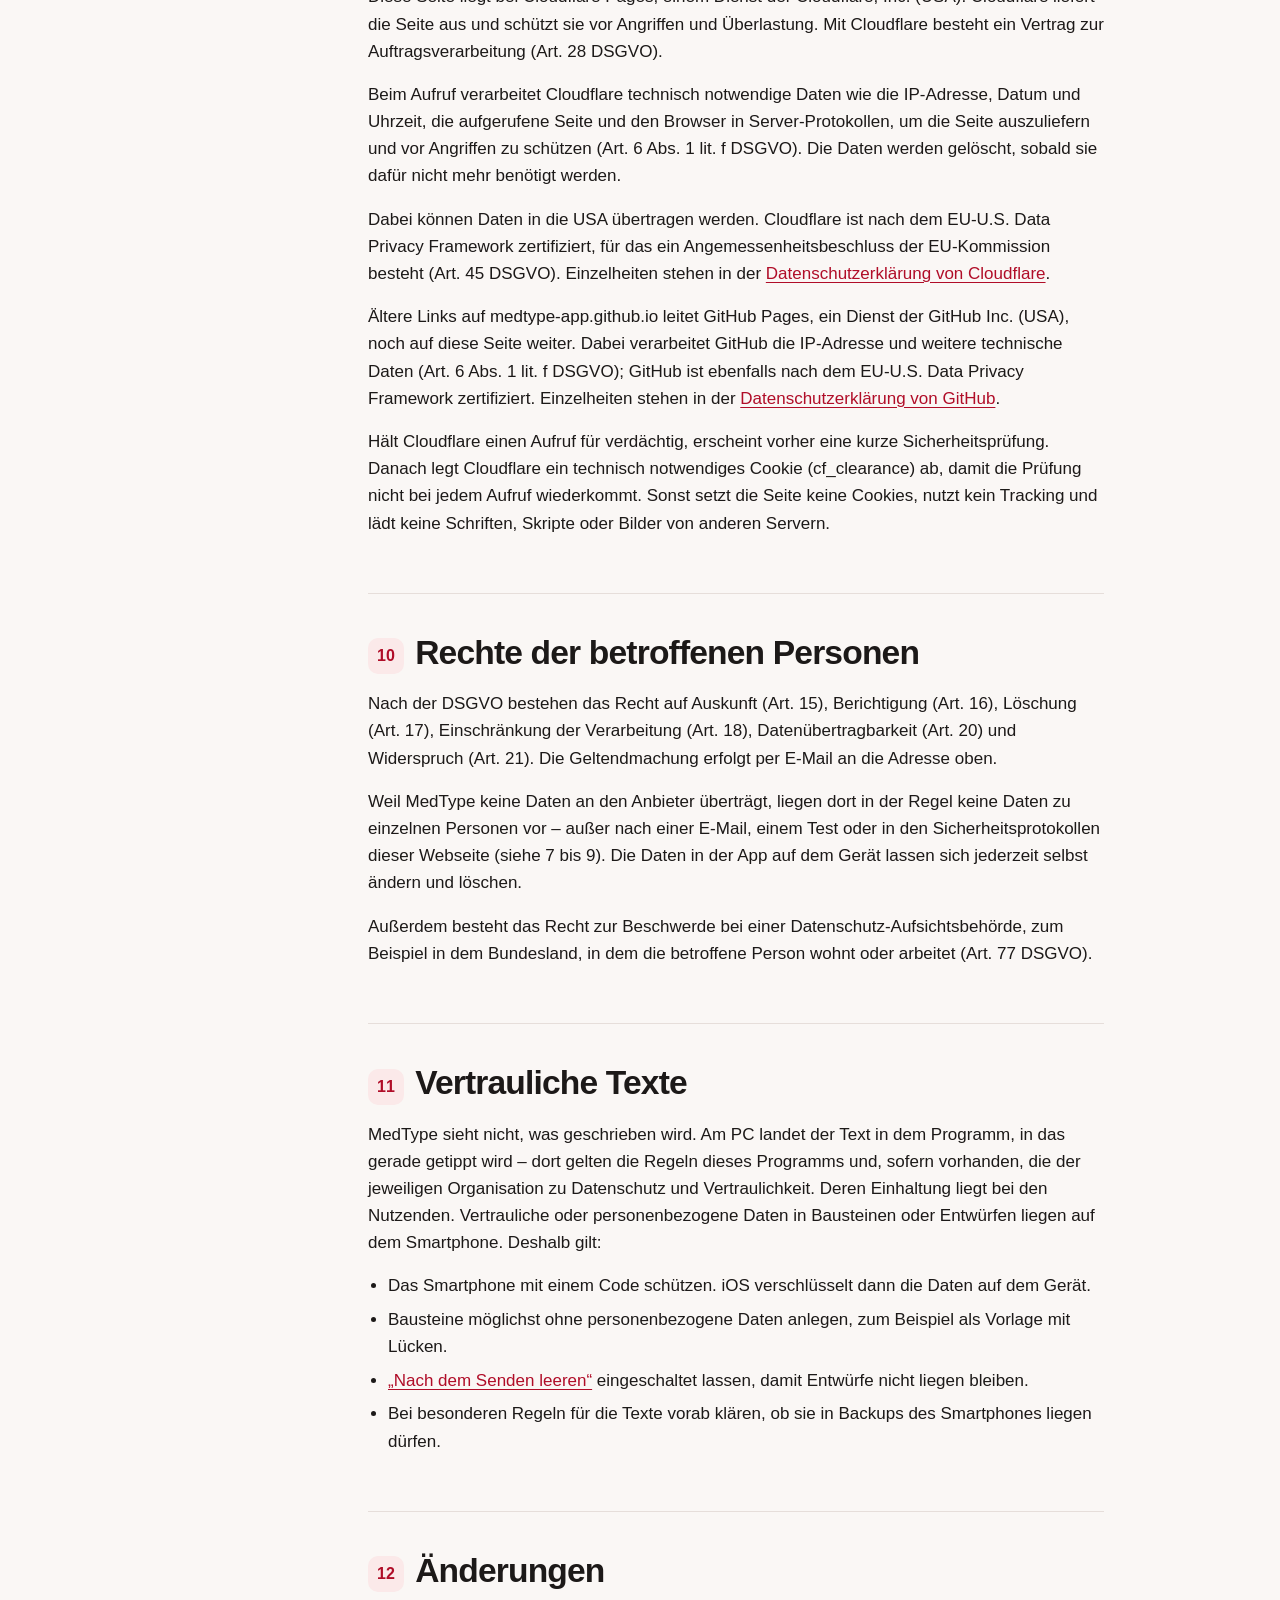
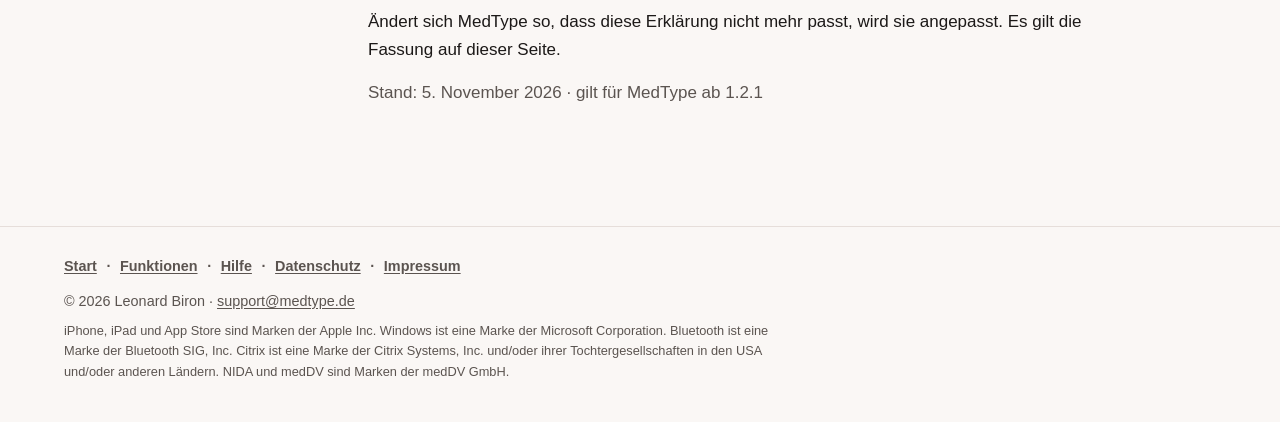
<file: datenschutz.html>
<!doctype html>
<html lang="de">
<head>
<meta charset="utf-8">
<meta name="viewport" content="width=device-width, initial-scale=1">
<meta name="color-scheme" content="light dark">
<title>MedType – Datenschutzerklärung für App und Webseite</title>
<script>/* Adresse ohne „.html“ anzeigen */(function(){var p=location.pathname;if(/\.html$/.test(p)){history.replaceState(null,"",(/\/index\.html$/.test(p)?p.replace(/index\.html$/,""):p.replace(/\.html$/,""))+location.search+location.hash)}})();</script>
<meta name="description" content="Datenschutzerklärung der App MedType für Smartphone und Tablet: keine Datenerfassung, kein Konto, kein Server. Texte gehen nur per Bluetooth an den eigenen Dongle.">
<meta name="theme-color" content="#e0261f" media="(prefers-color-scheme: light)">
<meta name="theme-color" content="#9e1a1f" media="(prefers-color-scheme: dark)">
<meta property="og:type" content="website">
<meta property="og:locale" content="de_DE">
<meta property="og:site_name" content="MedType">
<meta property="og:title" content="MedType – Datenschutzerklärung">
<meta property="og:description" content="Keine Datenerfassung, kein Konto, kein Server: Texte bleiben auf dem Smartphone und gehen nur per Bluetooth an den eigenen Dongle.">
<meta property="og:url" content="https://medtype.de/datenschutz">
<meta property="og:image" content="https://medtype.de/assets/og-image.jpg">
<meta property="og:image:width" content="1200">
<meta property="og:image:height" content="630">
<meta property="og:image:alt" content="MedType-App-Icon, der Satz „Vom Smartphone direkt in den PC.“ und zwei Smartphones mit der App">
<meta name="twitter:card" content="summary_large_image">
<link rel="icon" type="image/png" sizes="64x64" href="assets/favicon-64.png">
<link rel="apple-touch-icon" href="assets/apple-touch-icon.png">
<link rel="canonical" href="https://medtype.de/datenschutz">
<link rel="stylesheet" href="assets/site.css?v=7">
<link rel="stylesheet" href="assets/doc.css?v=6">
</head>
<body class="doc">
<a class="skip" href="#inhalt">Zum Inhalt springen</a>

<header class="band doc-band">
  <div class="band-inner">
    <div class="topnav">
      <a class="brand" href="./">
        <img src="assets/icon-96.png" width="36" height="36" alt="">
        <span class="brand-name">MedType</span>
      </a>
      <nav class="site-nav" aria-label="Hauptnavigation">
        <ul>
          <li><a href="./">Start</a></li>
          <li><a href="/funktionen">Funktionen</a></li>
          <li><a href="/hilfe">Hilfe</a></li>
          <li><a href="/datenschutz" aria-current="page">Datenschutz</a></li>
        </ul>
      </nav>
    </div>
    <div class="doc-hero">
      <p class="kicker">Datenschutz</p>
      <h1>Datenschutz&shy;erklärung</h1>
      <p class="lead">für die App MedType auf Smartphone und Tablet – und für diese Webseite.</p>
    </div>
  </div>
</header>

<div class="doc-layout">
  <nav class="toc" aria-labelledby="toc">
    <p class="toc-title" id="toc">Inhalt</p>
    <ol>
      <li><a href="#verantwortlich">Verantwortlich</a></li>
      <li><a href="#geraet">Was auf dem Gerät gespeichert wird</a></li>
      <li><a href="#bluetooth">Bluetooth und Dongle</a></li>
      <li><a href="#update">Dongle-Version und Update</a></li>
      <li><a href="#diktat">Tastatur und Diktat</a></li>
      <li><a href="#keine">Was MedType nicht tut</a></li>
      <li><a href="#apple">App Store und TestFlight</a></li>
      <li><a href="#kontakt">Kontakt per E-Mail</a></li>
      <li><a href="#webseite">Diese Webseite</a></li>
      <li><a href="#rechte">Rechte der betroffenen Personen</a></li>
      <li><a href="#vertraulich">Vertrauliche Texte</a></li>
      <li><a href="#aenderungen">Änderungen</a></li>
    </ol>
  </nav>

<main id="inhalt" class="doc-main">

  <section class="ink-panel" aria-labelledby="kurz">
    <h2 id="kurz">Kurz gesagt</h2>
    <ul class="facts">
      <li>MedType erfasst keine personenbezogenen Daten. Geschriebene Inhalte gelangen nicht zum Anbieter.</li>
      <li>Kein Konto, kein Server, keine Cloud. Die App nutzt keine Internetverbindung.</li>
      <li>Bausteine und Entwürfe bleiben auf dem Smartphone.</li>
      <li>Texte gehen nur per Bluetooth an den eigenen MedType-Dongle – verschlüsselt.</li>
      <li>Kein Tracking, keine Analyse, keine Werbung, keine Dienste von Drittanbietern in der App.</li>
    </ul>
  </section>


  <section class="doc-section" aria-labelledby="verantwortlich">
    <h2 id="verantwortlich"><span class="no">1</span>Verantwortlich</h2>
    <p>Verantwortlich im Sinne der Datenschutz-Grundverordnung (DSGVO) ist:</p>
    <p><strong>Leonard Biron</strong></p>
    <p>E-Mail: <a href="mailto:support@medtype.de">support@medtype.de</a></p>
  </section>

  <section class="doc-section" aria-labelledby="geraet">
    <h2 id="geraet"><span class="no">2</span>Was auf dem Gerät gespeichert wird</h2>
    <p>Damit die App funktioniert, speichert sie einige Dinge <strong>nur auf dem Smartphone oder Tablet</strong>. Über MedType
      geht davon nur etwas an den eigenen Dongle – was genau, steht unter 3. Der Anbieter hat keinen Zugriff darauf.</p>
    <div class="table-wrap">
      <table class="stack">
        <thead><tr><th scope="col">Was</th><th scope="col">Wofür</th></tr></thead>
        <tbody>
          <tr><td>Bausteine (Titel und Text, Reihenfolge)</td><td>Damit sie eingefügt werden können. Sie liegen in
            einer Datenbank der App auf dem Gerät, ohne Abgleich mit iCloud.</td></tr>
          <tr><td>Der Entwurf aus „Vorschreiben“</td><td>Damit nichts verloren geht, bis er gesendet oder gelöscht wird.
            Standardmäßig leert MedType ihn nach dem Senden.</td></tr>
          <tr><td>Einstellungen (z. B. Tippgeschwindigkeit, Pause nach Zeilenumbruch, Haptik, Demo-Modus, App-Icon)</td>
            <td>Damit die App wie eingestellt arbeitet.</td></tr>
          <tr><td>Der zuletzt verbundene Dongle (Kennung und Name) und seine Software-Version</td><td>Damit sich MedType
            beim Start automatisch verbindet und die Version anzeigen kann.</td></tr>
        </tbody>
      </table>
    </div>
    <p>Der Verlauf in „Live tippen“ und die „Demo-Ausgabe“ liegen nur im Arbeitsspeicher und sind weg, sobald die App
      beendet wird.</p>
    <p>Bausteine und Entwürfe lassen sich in der App löschen; mit dem Entfernen der App verschwinden alle Daten. Mit „Dongle
      vergessen“ (Einstellungen › Dongle) löscht MedType den gemerkten Dongle samt Software-Version. Bei Backups
      des Smartphones (iCloud-Backup oder Backup am Computer) sichert iOS die App-Daten wie bei jeder anderen
      App mit. Das wird in den Einstellungen des Smartphones gesteuert; MedType hat darauf keinen Einfluss.</p>
  </section>

  <section class="doc-section" aria-labelledby="bluetooth">
    <h2 id="bluetooth"><span class="no">3</span>Bluetooth und Dongle</h2>
    <p>MedType fragt nach dem Zugriff auf Bluetooth, um den eigenen MedType-Dongle zu finden und sich mit ihm zu
      verbinden. In der Liste zeigt die App nur MedType-Dongles; andere Bluetooth-Geräte in der Nähe merkt sie sich
      nicht.</p>
    <p>An den Dongle gehen: die gesendeten Texte und Tastenbefehle, die Einstellungen zum Tippen
      (Geschwindigkeit, Pause nach Zeilenumbruch), ein neuer Name bei Umbenennung des Dongles sowie
      Abfragen für „Verbindung prüfen“ und die Software-Version. Die Verbindung ist durch die Kopplung von iOS
      verschlüsselt, und der Dongle nimmt nach dem Koppeln nur noch dieses Smartphone an.</p>
    <p>Der Dongle tippt den Text am PC wie eine Tastatur. Er hält ihn dafür nur kurz im Arbeitsspeicher und speichert
      keine Texte dauerhaft. Dauerhaft speichert er nur seinen Namen und die Kopplung mit dem Smartphone.</p>
    <p>Am PC landet der Text in dem Programm, in das gerade getippt wird, zum Beispiel in einer Textverarbeitung, einem
      E-Mail-Programm oder einem Browser. Was dort mit dem Text geschieht, richtet sich nach diesem Programm; MedType
      hat darauf keinen Zugriff (siehe auch 11).</p>
    <p>Im <a href="/hilfe#demo">Demo-Modus</a> sendet MedType nichts per Bluetooth.</p>
  </section>

  <section class="doc-section" aria-labelledby="update">
    <h2 id="update"><span class="no">4</span>Dongle-Version und Update</h2>
    <p>MedType fragt die Software-Version des Dongles ab, zeigt sie an und merkt sie sich auf dem Gerät. Die App
      bringt derzeit keine Dongle-Software mit und bietet für einen echten Dongle kein Update an. Kommt Dongle-Software
      künftig mit einem App-Update, lädt MedType auch dann nichts aus dem Internet, sondern überträgt die in der App
      enthaltene Datei per Bluetooth auf den Dongle. Siehe auch <a href="/hilfe#frage-wie-wird-der-dongle-aktualisiert">Wie wird der Dongle aktualisiert?</a></p>
    <p>Dafür enthält MedType eine Open-Source-Programmbibliothek von Nordic Semiconductor. Sie läuft nur auf
      dem Gerät und sendet keine Daten an Nordic Semiconductor oder andere.</p>
  </section>

  <section class="doc-section" aria-labelledby="diktat">
    <h2 id="diktat"><span class="no">5</span>Tastatur und Diktat</h2>
    <p>Geschrieben wird mit der Tastatur des Smartphones. Das <a href="/funktionen#diktieren">Diktat</a> ist eine Funktion von iOS: Je nach Gerät und
      Einstellung verarbeitet Apple die Sprache auf dem Smartphone oder auf Servern von Apple. Dafür gelten die
      Datenschutzhinweise von Apple. MedType bekommt nur den fertigen Text, nie Tonaufnahmen.</p>
    <p>Bei der Tastatur-App eines anderen Anbieters gelten dessen Datenschutzhinweise.</p>
  </section>

  <section class="doc-section" aria-labelledby="keine">
    <h2 id="keine"><span class="no">6</span>Was MedType nicht tut</h2>
    <ul>
      <li>keine Anmeldung und kein Konto</li>
      <li>keine Übertragung von Daten an den Anbieter oder an Dritte</li>
      <li>kein Tracking, keine Analyse- oder Statistikdienste, keine Werbung</li>
      <li>keine Cookies, keine Gerätekennungen für Werbung</li>
      <li>keine Ortung und kein Zugriff auf Kontakte, Fotos, Kamera oder Mikrofon</li>
    </ul>
    <p class="muted">Das Mikrofon für das Diktat gehört zur Tastatur von iOS, nicht zu MedType (siehe 5).</p>
  </section>

  <section class="doc-section" aria-labelledby="apple">
    <h2 id="apple"><span class="no">7</span>App Store und TestFlight</h2>
    <p>MedType wird über den App Store von Apple (oder zum Testen über TestFlight) geladen. Dabei verarbeitet Apple Daten
      wie Apple-Account-Angaben, Käufe und Geräteinformationen in eigener Verantwortung. Es gelten die
      Datenschutzrichtlinien von Apple.</p>
    <p>Apple stellt dem Anbieter nur zusammengefasste Zahlen bereit, zum Beispiel wie oft die App geladen wurde. Ist auf
      dem Gerät erlaubt, Analysedaten mit App-Entwicklern zu teilen
      (<span class="path">Einstellungen › Datenschutz &amp; Sicherheit › Analyse &amp; Verbesserungen</span>), gibt Apple
      außerdem dem Anbieter Absturzberichte und Nutzungsstatistiken weiter, ohne dass Personen dadurch erkennbar sind. Das
      lässt sich dort jederzeit abschalten.</p>
    <p>Beim Test von MedType über TestFlight sind die Angaben sichtbar, die Apple dafür zeigt – bei einer Einladung per
      E-Mail Name und E-Mail-Adresse – sowie Feedback, Bildschirmfotos und Absturzberichte, die über
      TestFlight geschickt werden, mit Angaben zu Gerät und iOS-Version. Sie werden nur genutzt, um MedType zu verbessern
      (Art. 6 Abs. 1 lit. f DSGVO), und gelöscht, sobald sie dafür nicht mehr benötigt werden.</p>
  </section>

  <section class="doc-section" aria-labelledby="kontakt">
    <h2 id="kontakt"><span class="no">8</span>Kontakt per E-Mail</h2>
    <p>Wer eine E-Mail schreibt, dessen E-Mail-Adresse und Nachricht werden verarbeitet, um zu antworten
      (Art. 6 Abs. 1 lit. b und f DSGVO). Die Nachricht wird gelöscht, wenn die Anfrage erledigt ist und keine
      gesetzlichen Aufbewahrungspflichten entgegenstehen.</p>
    <p>Die Postfächer (support@medtype.de, store@medtype.de) laufen über iCloud+ von Apple. Verantwortlich für
      Nutzer in der EU ist dort Apple Distribution International Limited (Irland). Apple speichert Daten in der Regel
      bei Apple Inc. in den USA; die Übermittlung dorthin regelt Apple nach eigenen Angaben über
      Standardvertragsklauseln der EU-Kommission. Mehr dazu in der
      <a href="https://www.apple.com/de/legal/privacy/de-ww/">Datenschutzrichtlinie von Apple</a>.</p>
    <div class="note">Keine vertraulichen oder personenbezogenen Daten senden – auch nicht in
      Bildschirmfotos.</div>
  </section>

  <section class="doc-section" aria-labelledby="webseite">
    <h2 id="webseite"><span class="no">9</span>Diese Webseite</h2>
    <p>Diese Seite liegt bei Cloudflare Pages, einem Dienst der Cloudflare, Inc. (USA). Cloudflare liefert die Seite
      aus und schützt sie vor Angriffen und Überlastung. Mit Cloudflare besteht ein Vertrag zur Auftragsverarbeitung
      (Art. 28 DSGVO).</p>
    <p>Beim Aufruf verarbeitet Cloudflare technisch notwendige Daten wie die IP-Adresse, Datum und Uhrzeit, die
      aufgerufene Seite und den Browser in Server-Protokollen, um die Seite auszuliefern und vor Angriffen zu schützen
      (Art. 6 Abs. 1 lit. f DSGVO). Die Daten werden gelöscht, sobald sie dafür nicht mehr benötigt werden.</p>
    <p>Dabei können Daten in die USA übertragen werden. Cloudflare ist nach dem EU-U.S. Data Privacy Framework
      zertifiziert, für das ein Angemessenheitsbeschluss der EU-Kommission besteht (Art. 45 DSGVO). Einzelheiten stehen
      in der <a href="https://www.cloudflare.com/de-de/privacypolicy/">Datenschutzerklärung von Cloudflare</a>.</p>
    <p>Ältere Links auf medtype-app.github.io leitet GitHub Pages, ein Dienst der GitHub Inc. (USA), noch auf diese
      Seite weiter. Dabei verarbeitet GitHub die IP-Adresse und weitere technische Daten (Art. 6 Abs. 1 lit. f DSGVO);
      GitHub ist ebenfalls nach dem EU-U.S. Data Privacy Framework zertifiziert. Einzelheiten stehen in der
      <a href="https://docs.github.com/de/site-policy/privacy-policies/github-general-privacy-statement">Datenschutzerklärung
      von GitHub</a>.</p>
    <p>Hält Cloudflare einen Aufruf für verdächtig, erscheint vorher eine kurze Sicherheitsprüfung. Danach legt
      Cloudflare ein technisch notwendiges Cookie (cf_clearance) ab, damit die Prüfung nicht bei jedem Aufruf
      wiederkommt. Sonst setzt die Seite keine Cookies, nutzt kein Tracking und lädt keine Schriften, Skripte oder
      Bilder von anderen Servern.</p>
  </section>

  <section class="doc-section" aria-labelledby="rechte">
    <h2 id="rechte"><span class="no">10</span>Rechte der betroffenen Personen</h2>
    <p>Nach der DSGVO bestehen das Recht auf Auskunft (Art. 15), Berichtigung (Art. 16), Löschung (Art. 17),
      Einschränkung der Verarbeitung (Art. 18), Datenübertragbarkeit (Art. 20) und Widerspruch (Art. 21). Die
      Geltendmachung erfolgt per E-Mail an die Adresse oben.</p>
    <p>Weil MedType keine Daten an den Anbieter überträgt, liegen dort in der Regel keine Daten zu einzelnen Personen vor – außer nach einer
      E-Mail, einem Test oder in den Sicherheitsprotokollen dieser Webseite (siehe 7 bis 9). Die Daten in der App auf dem Gerät lassen sich jederzeit
      selbst ändern und löschen.</p>
    <p>Außerdem besteht das Recht zur Beschwerde bei einer Datenschutz-Aufsichtsbehörde, zum Beispiel in dem Bundesland, in
      dem die betroffene Person wohnt oder arbeitet (Art. 77 DSGVO).</p>
  </section>

  <section class="doc-section" aria-labelledby="vertraulich">
    <h2 id="vertraulich"><span class="no">11</span>Vertrauliche Texte</h2>
    <p>MedType sieht nicht, was geschrieben wird. Am PC landet der Text in dem Programm, in das gerade getippt wird – dort
      gelten die Regeln dieses Programms und, sofern vorhanden, die der jeweiligen Organisation zu Datenschutz und
      Vertraulichkeit. Deren Einhaltung liegt bei den Nutzenden. Vertrauliche oder personenbezogene Daten in
      Bausteinen oder Entwürfen liegen auf dem Smartphone. Deshalb gilt:</p>
    <ul>
      <li>Das Smartphone mit einem Code schützen. iOS verschlüsselt dann die Daten auf dem Gerät.</li>
      <li>Bausteine möglichst ohne personenbezogene Daten anlegen, zum Beispiel als Vorlage mit Lücken.</li>
      <li><a href="/funktionen#vorschreiben">„Nach dem Senden leeren“</a> eingeschaltet lassen, damit Entwürfe nicht liegen bleiben.</li>
      <li>Bei besonderen Regeln für die Texte vorab klären, ob sie in Backups des Smartphones liegen dürfen.</li>
    </ul>
  </section>

  <section class="doc-section" aria-labelledby="aenderungen">
    <h2 id="aenderungen"><span class="no">12</span>Änderungen</h2>
    <p>Ändert sich MedType so, dass diese Erklärung nicht mehr passt, wird sie angepasst. Es gilt die Fassung auf
      dieser Seite.</p>
    <p class="muted">Stand: 5. November 2026 · gilt für MedType ab 1.2.1</p>
  </section>

</main>
</div>

<footer class="site-footer">
  <div class="wrap">
    <nav aria-label="Fußzeile">
      <ul>
        <li><a href="./">Start</a></li>
        <li><a href="/funktionen">Funktionen</a></li>
        <li><a href="/hilfe">Hilfe</a></li>
        <li><a href="/datenschutz">Datenschutz</a></li>
        <li><a href="/impressum">Impressum</a></li>
      </ul>
    </nav>
    <p>© 2026 Leonard Biron · <a href="mailto:support@medtype.de">support@medtype.de</a></p>
    <p class="fine">iPhone, iPad und App Store sind Marken der
      Apple Inc. Windows ist eine Marke der Microsoft Corporation. Bluetooth ist eine Marke der Bluetooth SIG, Inc.
      Citrix ist eine Marke der Citrix Systems, Inc. und/oder ihrer Tochtergesellschaften in den USA und/oder anderen Ländern.
      NIDA und medDV sind Marken der medDV GmbH.</p>
  </div>
</footer>
<script src="assets/doc.js?v=6"></script>
</body>
</html>
</file>
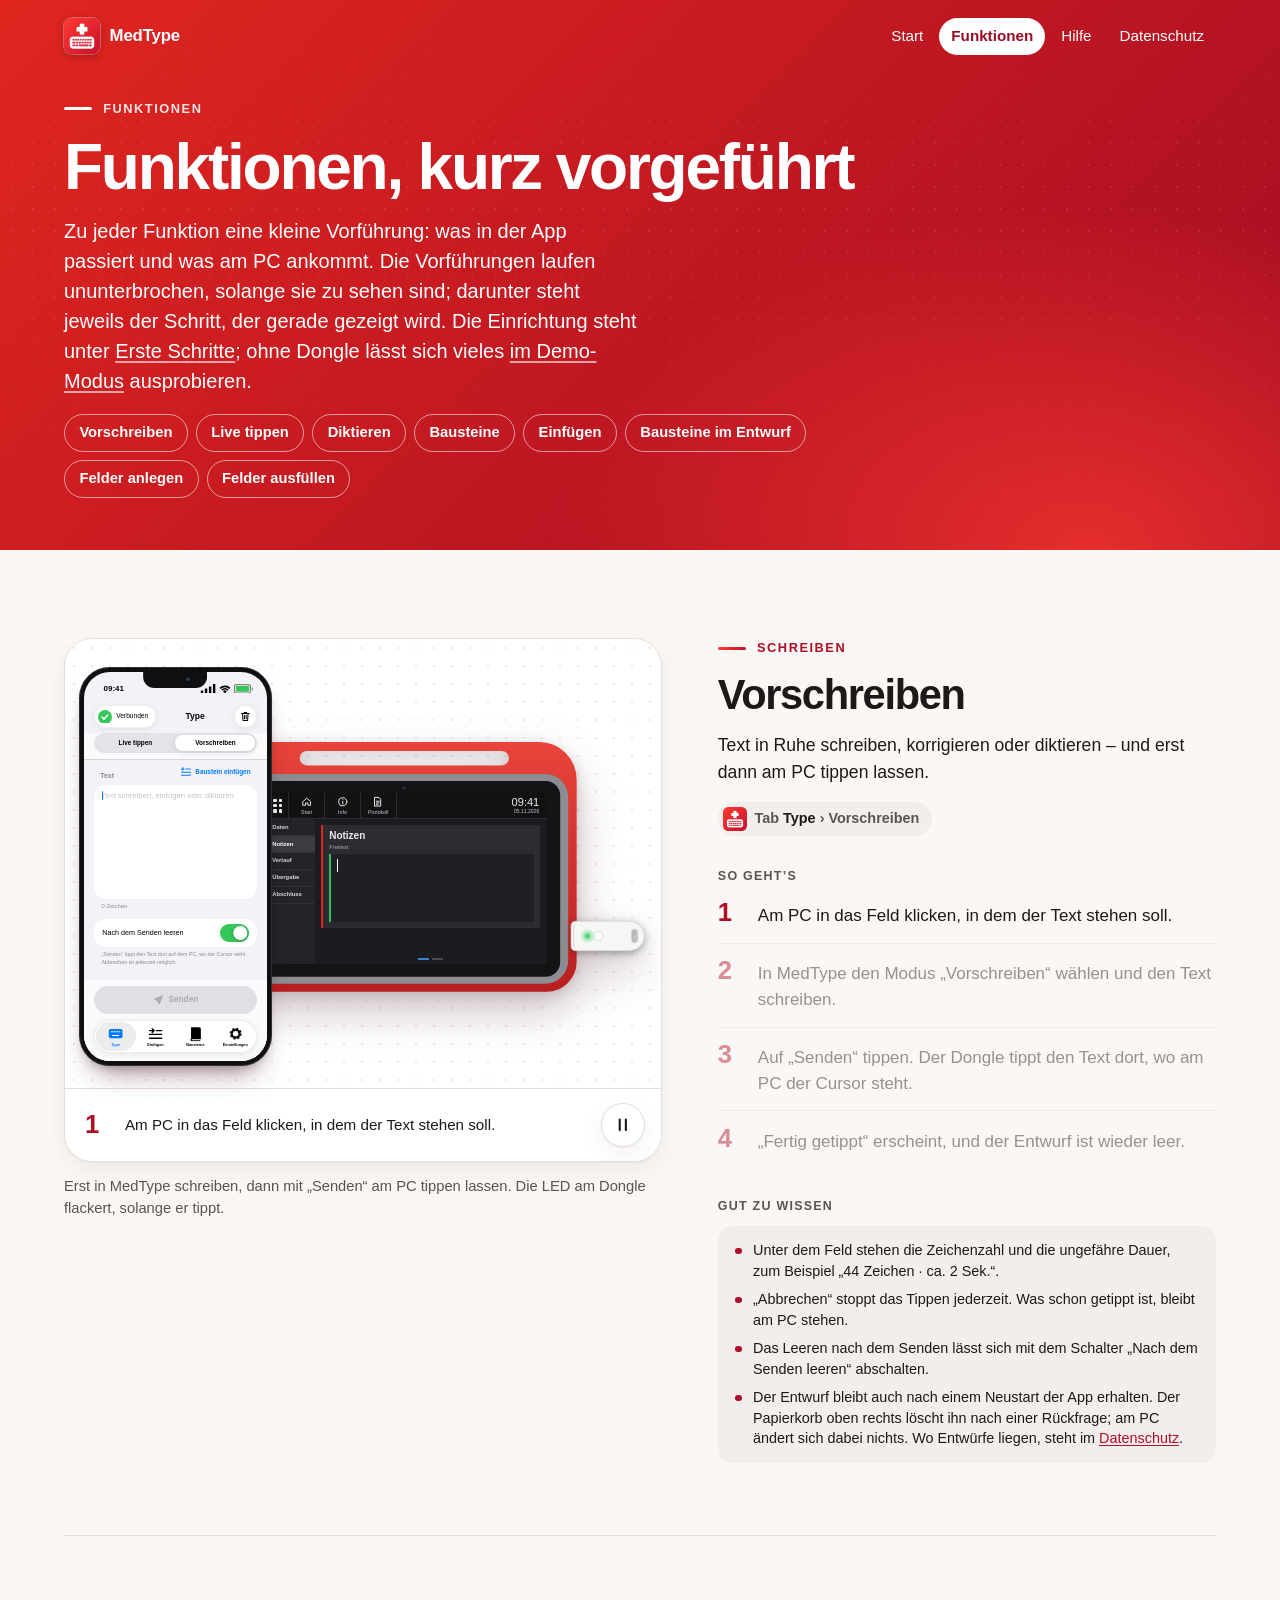
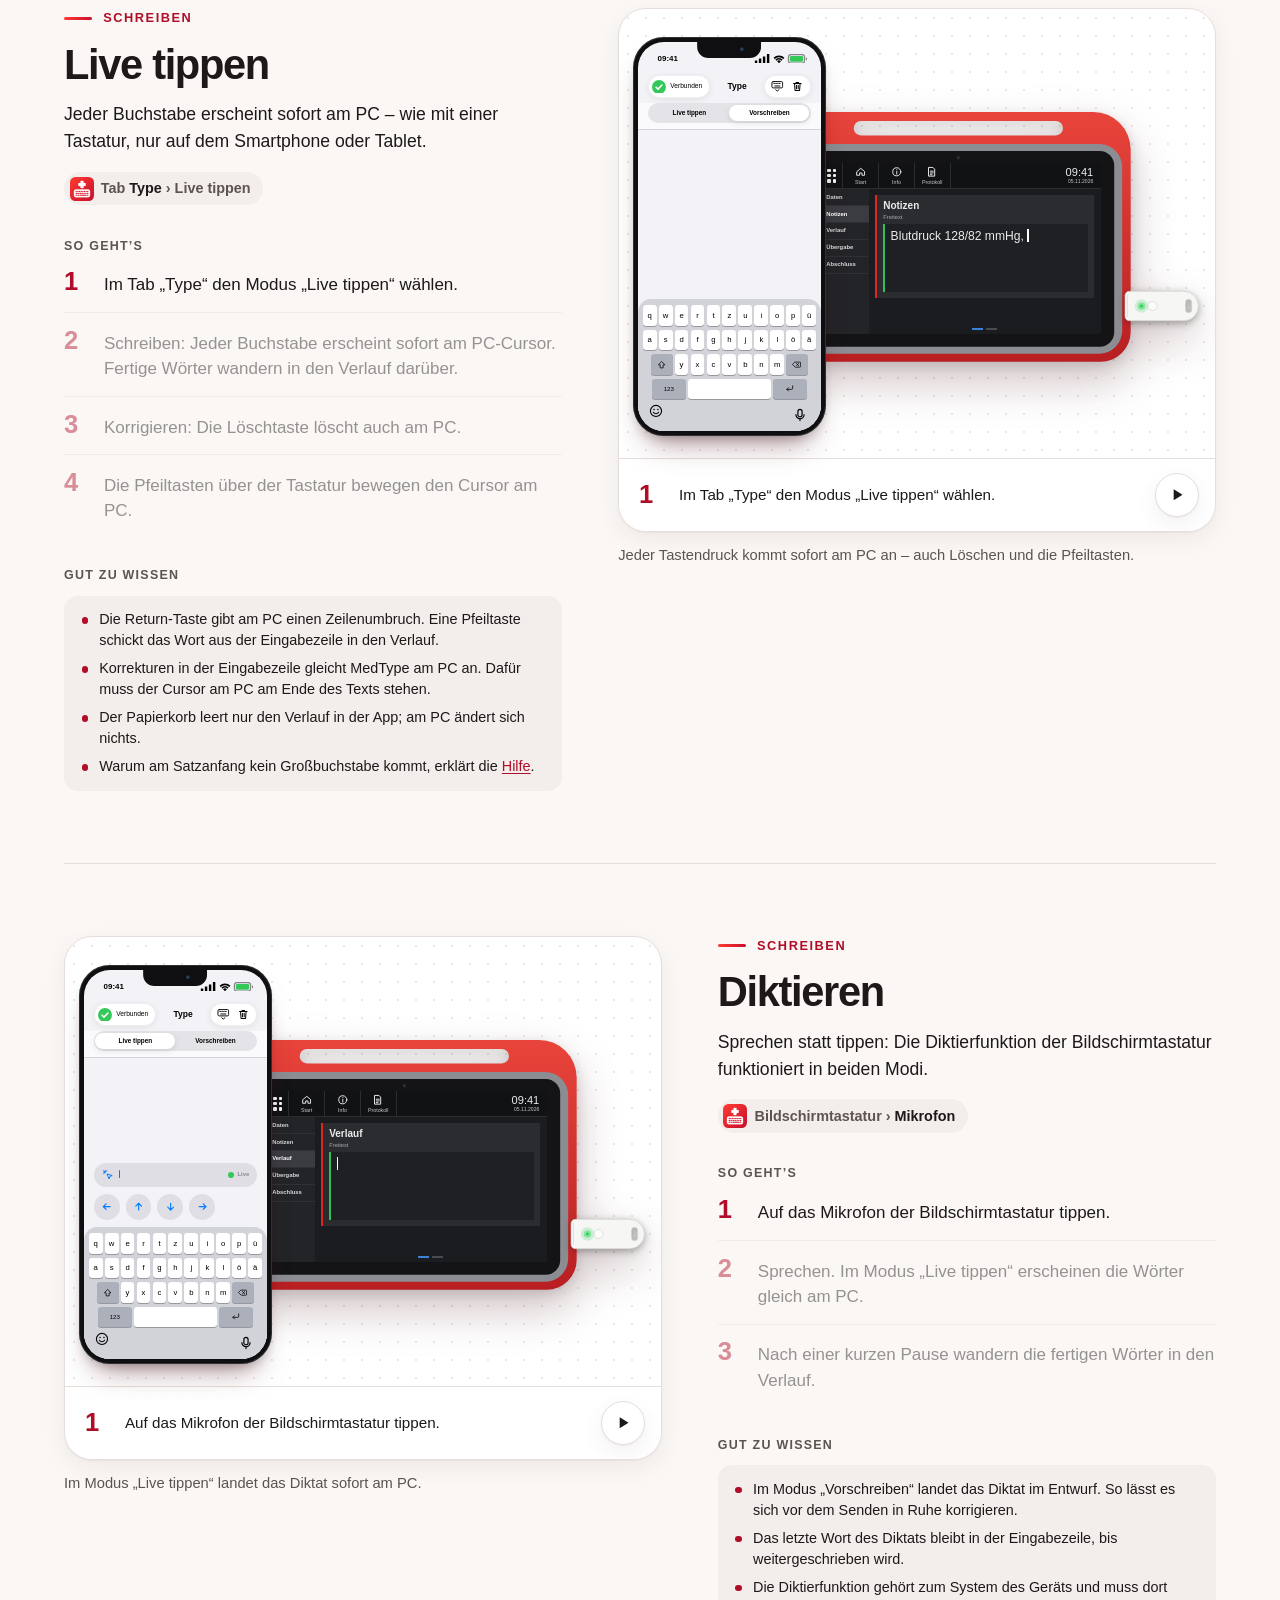
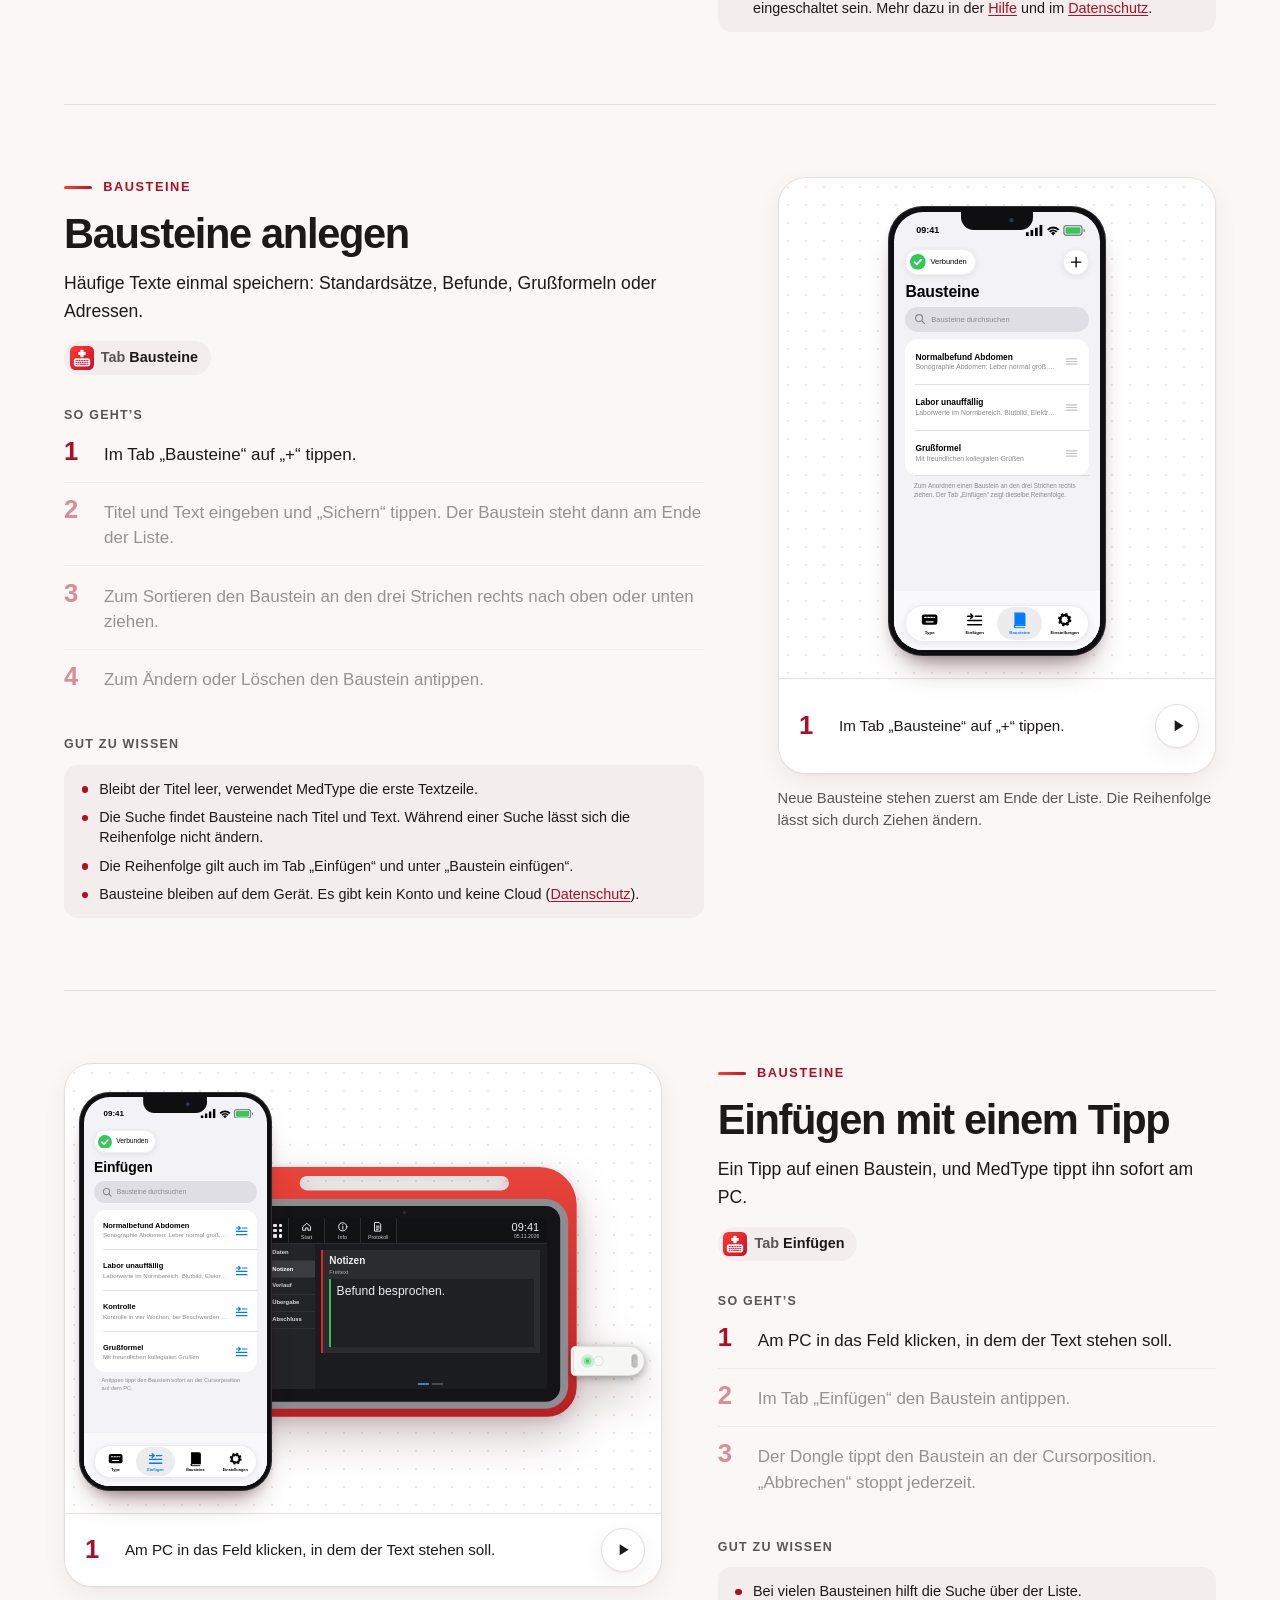
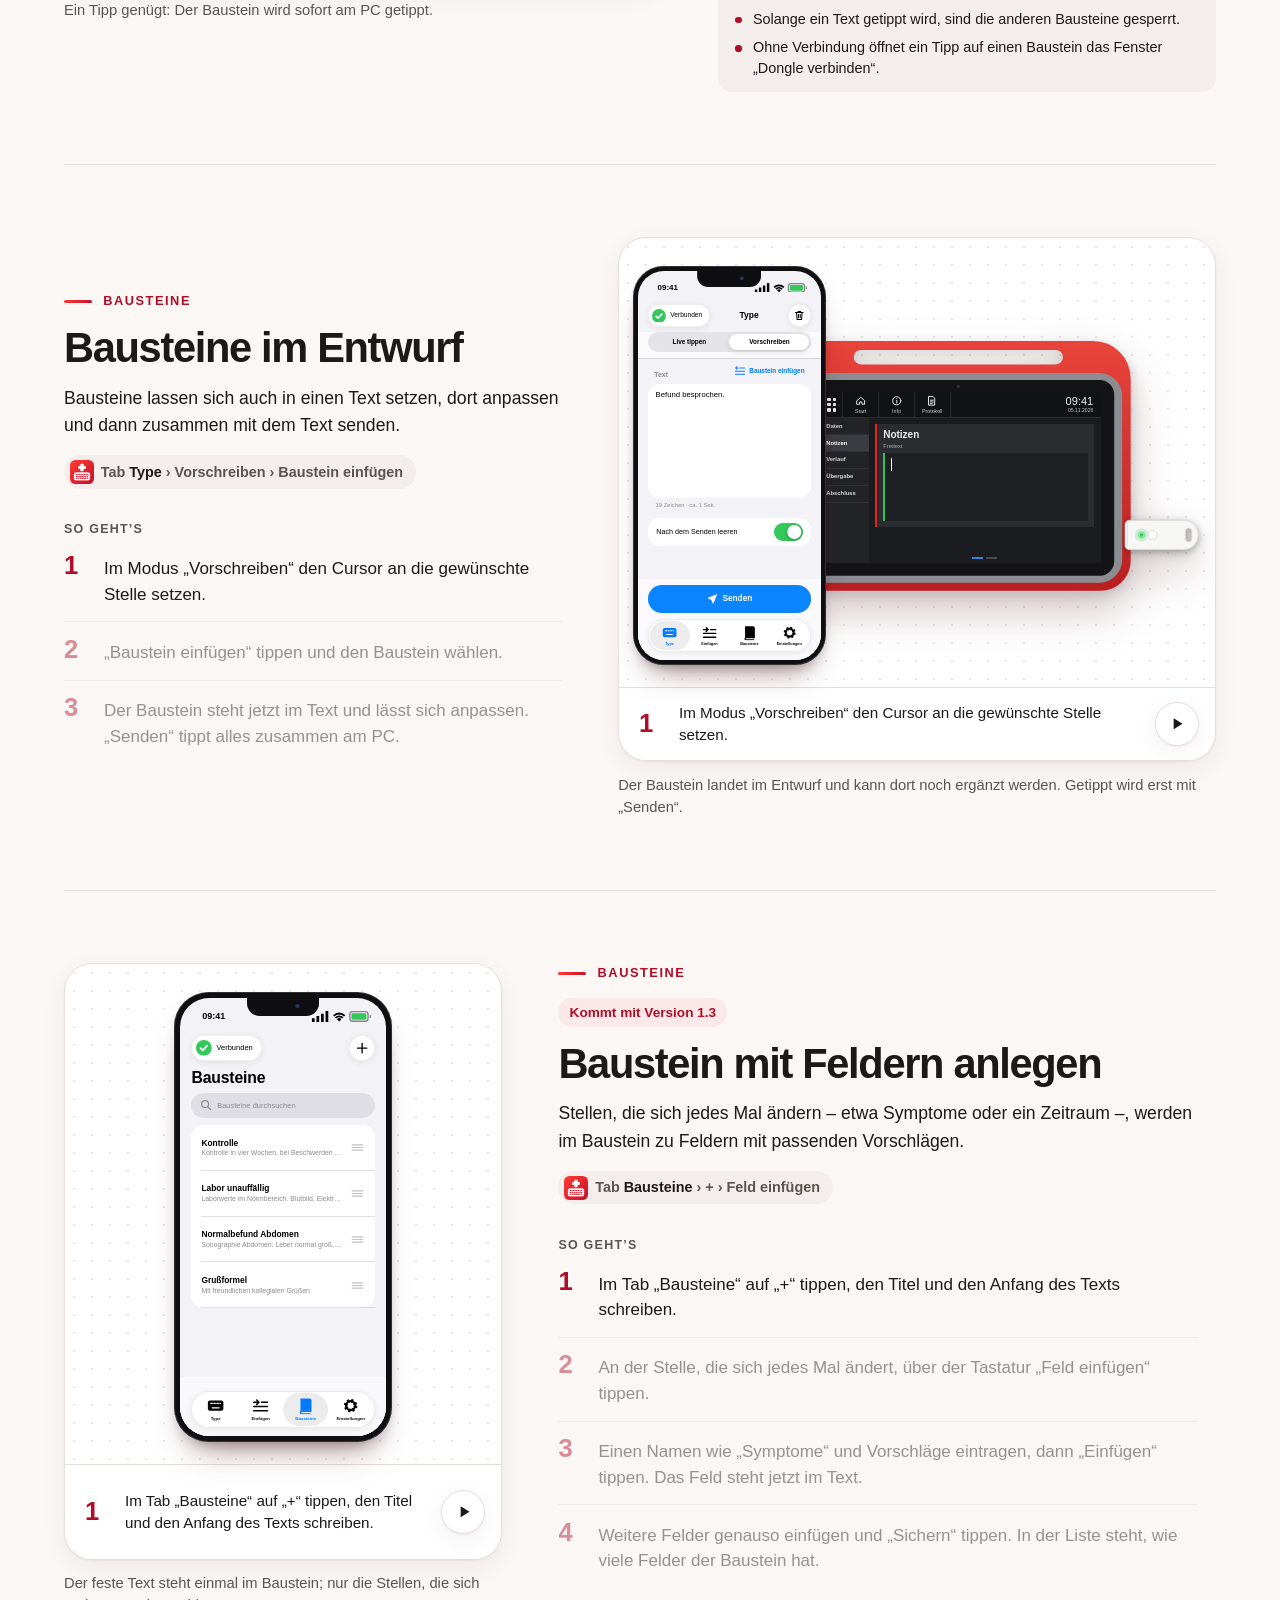
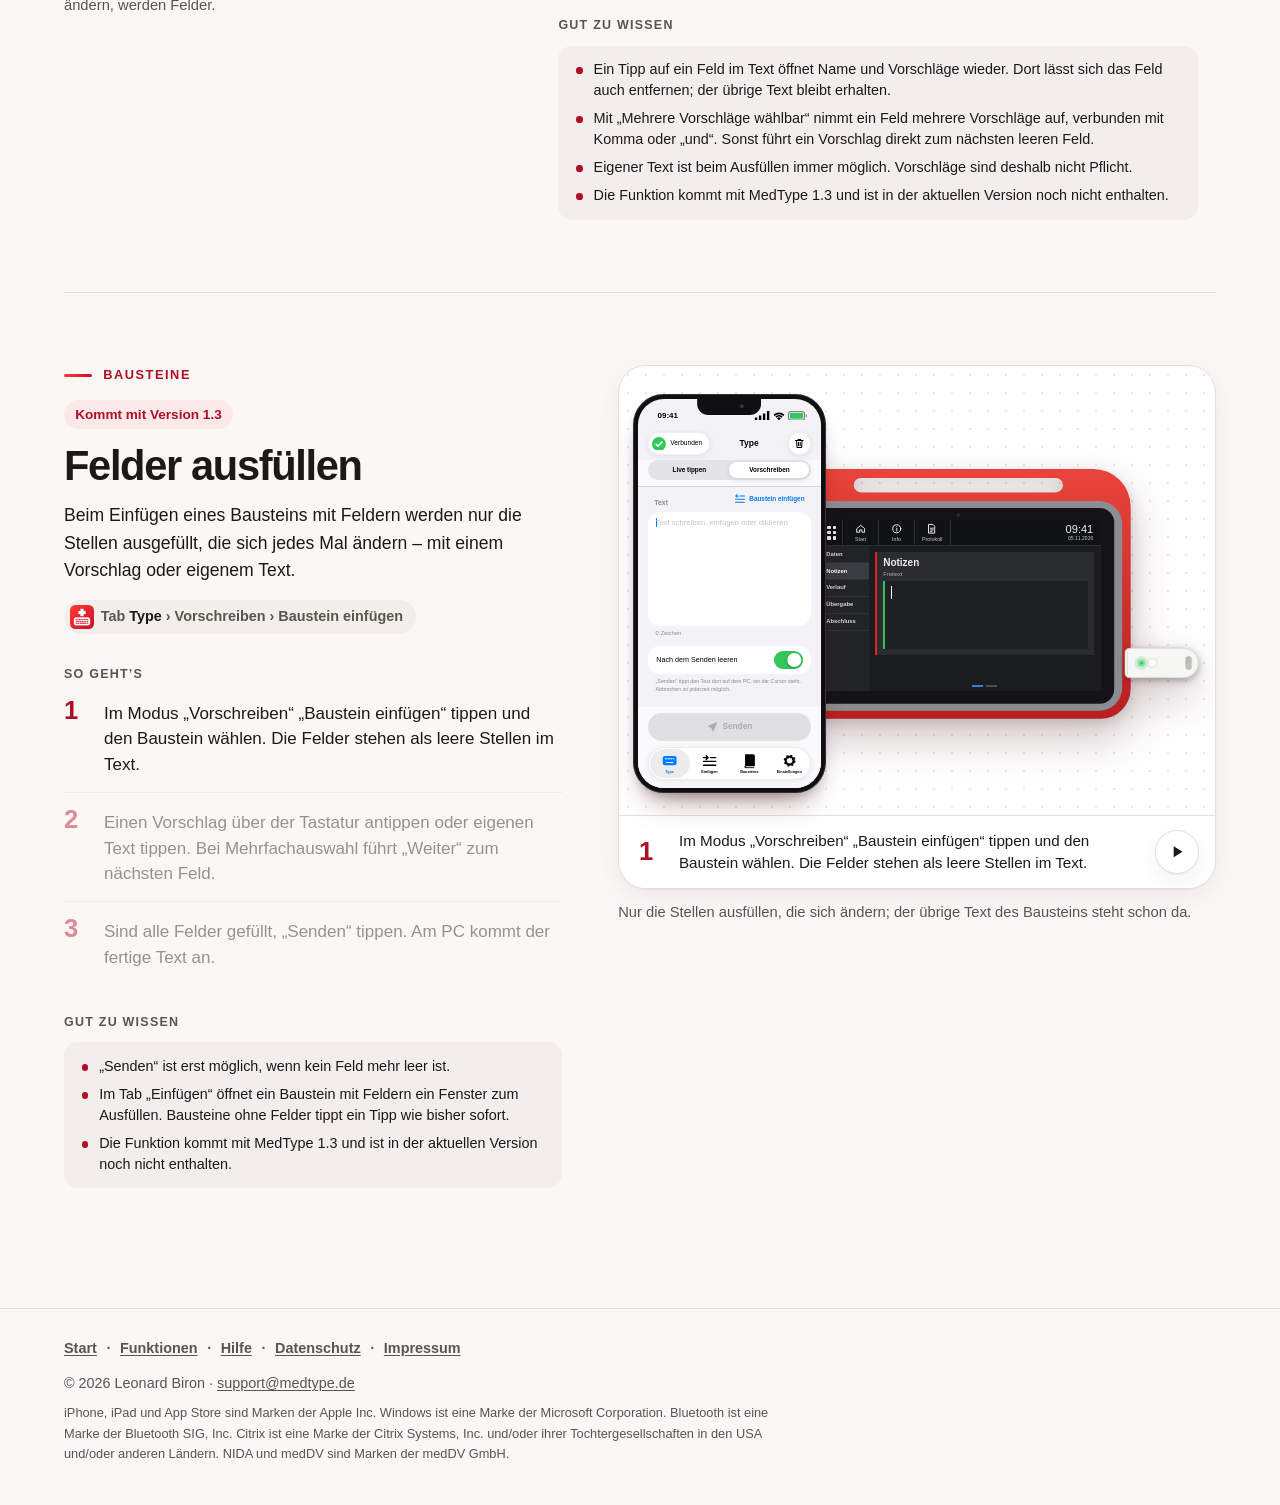
<file: funktionen.html>
<!doctype html>
<html lang="de">
<head>
<meta charset="utf-8">
<meta name="viewport" content="width=device-width, initial-scale=1">
<meta name="color-scheme" content="light dark">
<title>Funktionen von MedType – mit Vorführung</title>
<script>/* Adresse ohne „.html“ anzeigen */(function(){var p=location.pathname;if(/\.html$/.test(p)){history.replaceState(null,"",(/\/index\.html$/.test(p)?p.replace(/index\.html$/,""):p.replace(/\.html$/,""))+location.search+location.hash)}})();</script>
<meta name="description" content="Die Funktionen von MedType mit kurzer Vorführung: Vorschreiben, Live tippen, Diktieren, Textbausteine und Felder in Bausteinen.">
<meta name="theme-color" content="#e0261f" media="(prefers-color-scheme: light)">
<meta name="theme-color" content="#9e1a1f" media="(prefers-color-scheme: dark)">
<meta property="og:type" content="website">
<meta property="og:locale" content="de_DE">
<meta property="og:site_name" content="MedType">
<meta property="og:title" content="Funktionen von MedType – mit Vorführung">
<meta property="og:description" content="Vorschreiben, Live tippen, Diktieren und Textbausteine – jede Funktion mit kurzer Vorführung: was in der App passiert und was am PC ankommt.">
<meta property="og:url" content="https://medtype.de/funktionen">
<meta property="og:image" content="https://medtype.de/assets/og-image.jpg">
<meta property="og:image:width" content="1200">
<meta property="og:image:height" content="630">
<meta property="og:image:alt" content="MedType-App-Icon, der Satz „Vom Smartphone direkt in den PC.“ und zwei Smartphones mit der App">
<meta name="twitter:card" content="summary_large_image">
<link rel="icon" type="image/png" sizes="64x64" href="assets/favicon-64.png">
<link rel="apple-touch-icon" href="assets/apple-touch-icon.png">
<link rel="canonical" href="https://medtype.de/funktionen">
<link rel="stylesheet" href="assets/site.css?v=7">
<link rel="stylesheet" href="assets/doc.css?v=6">
<link rel="stylesheet" href="assets/devices.css?v=3">
<link rel="stylesheet" href="assets/funktionen.css?v=13">
</head>
<body class="doc">
<a class="skip" href="#inhalt">Zum Inhalt springen</a>
<svg class="fx-sprite" width="0" height="0" aria-hidden="true" focusable="false" style="position:absolute">
  <symbol id="i-status" viewBox="0 0 66 12"><path fill="currentColor" d="M1 8h3v4H1zM6 5.5h3V12H6zM11 3h3v9h-3zM16 0h3v12h-3zM31 11.5l-2.4-2.5a3.4 3.4 0 0 1 4.8 0zM26.4 6.8a6.5 6.5 0 0 1 9.2 0l-1.5 1.5a4.4 4.4 0 0 0-6.2 0zM24.2 4.6a9.6 9.6 0 0 1 13.6 0l-1.5 1.5a7.5 7.5 0 0 0-10.6 0z"/><rect x="42.75" y=".75" width="20" height="10.5" rx="3" fill="none" stroke="currentColor" stroke-opacity=".45" stroke-width="1.5"/><rect x="44.5" y="2.5" width="16.5" height="7" rx="1.6" style="fill:var(--app-green)"/><path fill="currentColor" d="M64.5 4.2v3.6a1.8 1.8 0 0 0 0-3.6z" opacity=".45"/></symbol>
  <symbol id="i-ok" viewBox="0 0 20 20"><circle cx="10" cy="10" r="10" style="fill:var(--app-green)"/><path d="m5.8 10.3 2.8 2.8 5.6-6" fill="none" stroke="#fff" stroke-width="2.2" stroke-linecap="round" stroke-linejoin="round"/></symbol>
  <symbol id="i-x" viewBox="0 0 20 20"><g fill="none" stroke="currentColor" stroke-width="1.7" stroke-linecap="round"><circle cx="10" cy="10" r="8.2"/><path d="m7.2 7.2 5.6 5.6m0-5.6-5.6 5.6"/></g></symbol>
  <symbol id="i-pulse" viewBox="0 0 20 20"><g fill="none" stroke="currentColor" stroke-width="1.7" stroke-linecap="round" stroke-linejoin="round"><circle cx="10" cy="10" r="8.2"/><path d="M4.6 10.4h4.1l1.6-3 1.1 4.5 1.4-1.5h2.6"/></g></symbol>
  <symbol id="i-spin" viewBox="0 0 20 20"><g fill="none" stroke="currentColor" stroke-width="2.1" stroke-linecap="round"><path d="M10 2.3v3.6"/><path d="M10 2.3v3.6" opacity=".88" transform="rotate(45 10 10)"/><path d="M10 2.3v3.6" opacity=".75" transform="rotate(90 10 10)"/><path d="M10 2.3v3.6" opacity=".62" transform="rotate(135 10 10)"/><path d="M10 2.3v3.6" opacity=".5" transform="rotate(180 10 10)"/><path d="M10 2.3v3.6" opacity=".38" transform="rotate(225 10 10)"/><path d="M10 2.3v3.6" opacity=".25" transform="rotate(270 10 10)"/><path d="M10 2.3v3.6" opacity=".12" transform="rotate(315 10 10)"/></g></symbol>
  <symbol id="i-trash" viewBox="0 0 20 20"><path d="M4 5.5h12M8 5.5V4h4v1.5M5.6 5.5l.8 11h7.2l.8-11M8.6 8.5v5.5M11.4 8.5v5.5" fill="none" stroke="currentColor" stroke-width="1.6" stroke-linecap="round" stroke-linejoin="round"/></symbol>
  <symbol id="i-kbhide" viewBox="0 0 20 20"><g fill="none" stroke="currentColor" stroke-width="1.5" stroke-linecap="round" stroke-linejoin="round"><rect x="1.5" y="2.5" width="17" height="10" rx="2"/><path d="M4.5 5.5h1M7.5 5.5h1M10.5 5.5h1M13.5 5.5h1M6 9.5h8M7.5 15.5l2.5 2 2.5-2"/></g></symbol>
  <symbol id="i-plus" viewBox="0 0 20 20"><path d="M10 3.5v13M3.5 10h13" fill="none" stroke="currentColor" stroke-width="1.9" stroke-linecap="round"/></symbol>
  <symbol id="i-search" viewBox="0 0 20 20"><g fill="none" stroke="currentColor" stroke-width="2" stroke-linecap="round"><circle cx="8.5" cy="8.5" r="5.8"/><path d="m13 13 4.5 4.5"/></g></symbol>
  <symbol id="i-handle" viewBox="0 0 20 20"><path d="M3 6.5h14M3 10h14M3 13.5h14" fill="none" stroke="currentColor" stroke-width="1.5" stroke-linecap="round"/></symbol>
  <symbol id="i-ins" viewBox="0 0 20 20"><path d="M2 6h6m-2.5-2.5L8 6 5.5 8.5M11 6h7M2 11h16M2 16h16" fill="none" stroke="currentColor" stroke-width="1.8" stroke-linecap="round" stroke-linejoin="round"/></symbol>
  <symbol id="i-add" viewBox="0 0 20 20"><path d="M2.5 5h4.5M4.75 2.75v4.5M10 5h7.5M2.5 10.5h15M2.5 15.5h15" fill="none" stroke="currentColor" stroke-width="1.8" stroke-linecap="round"/></symbol>
  <symbol id="i-send" viewBox="0 0 20 20"><path fill="currentColor" d="M18.2 1.8 1.9 8.4c-.7.3-.6 1.2 0 1.5l5.7 2.5 2.5 5.7c.3.6 1.2.7 1.5 0z"/></symbol>
  <symbol id="i-kbd" viewBox="0 0 20 20"><g fill="none" stroke="currentColor" stroke-width="1.6" stroke-linecap="round"><rect x="1.5" y="4.5" width="17" height="11" rx="2.5"/><path d="M5 8h.01M8 8h.01M11 8h.01M14 8h.01M6.5 12h7"/></g></symbol>
  <symbol id="i-type" viewBox="0 0 20 20"><rect x="1" y="4" width="18" height="12" rx="2.5" fill="currentColor"/><path d="M4.5 7.5h1.5M8 7.5h1.5M11.5 7.5h1.5M15 7.5h.5M6 12.5h8" stroke="#fff" stroke-width="1.5" stroke-linecap="round"/></symbol>
  <symbol id="i-baus" viewBox="0 0 20 20"><path d="M4 2.5h10.5A1.5 1.5 0 0 1 16 4v12.5H5.5a1.5 1.5 0 0 0 0 3H16" fill="none" stroke="currentColor" stroke-width="1.6"/><path fill="currentColor" d="M4 2.5h10.5A1.5 1.5 0 0 1 16 4v12H5.5A1.5 1.5 0 0 0 4 17.5z"/></symbol>
  <symbol id="i-eins" viewBox="0 0 20 20"><g fill="none" stroke="currentColor"><circle cx="10" cy="10" r="5.6" stroke-width="4.4" stroke-dasharray="2.2 2.2"/><circle cx="10" cy="10" r="5.2" stroke-width="2.6"/></g></symbol>
  <symbol id="i-left" viewBox="0 0 20 20"><path d="M16 10H4m5-5-5 5 5 5" fill="none" stroke="currentColor" stroke-width="2" stroke-linecap="round" stroke-linejoin="round"/></symbol>
  <symbol id="i-up" viewBox="0 0 20 20"><path d="M10 16V4M5 9l5-5 5 5" fill="none" stroke="currentColor" stroke-width="2" stroke-linecap="round" stroke-linejoin="round"/></symbol>
  <symbol id="i-down" viewBox="0 0 20 20"><path d="M10 4v12m-5-5 5 5 5-5" fill="none" stroke="currentColor" stroke-width="2" stroke-linecap="round" stroke-linejoin="round"/></symbol>
  <symbol id="i-right" viewBox="0 0 20 20"><path d="M4 10h12m-5-5 5 5-5 5" fill="none" stroke="currentColor" stroke-width="2" stroke-linecap="round" stroke-linejoin="round"/></symbol>
  <symbol id="i-shift" viewBox="0 0 20 20"><path d="M10 3 3 10.5h3.8V17h6.4v-6.5H17z" fill="none" stroke="currentColor" stroke-width="1.6" stroke-linejoin="round"/></symbol>
  <symbol id="i-back" viewBox="0 0 20 20"><g fill="none" stroke="currentColor" stroke-width="1.6" stroke-linejoin="round" stroke-linecap="round"><path d="M7 4.5h10a1.5 1.5 0 0 1 1.5 1.5v8a1.5 1.5 0 0 1-1.5 1.5H7L1.5 10z"/><path d="m9.5 7.5 5 5m0-5-5 5"/></g></symbol>
  <symbol id="i-ret" viewBox="0 0 20 20"><path d="M16.5 4v5.5a2 2 0 0 1-2 2H4m3.5-3.5L4 11.5 7.5 15" fill="none" stroke="currentColor" stroke-width="1.7" stroke-linecap="round" stroke-linejoin="round"/></symbol>
  <symbol id="i-emoji" viewBox="0 0 20 20"><g fill="none" stroke="currentColor" stroke-width="1.6" stroke-linecap="round"><circle cx="10" cy="10" r="8"/><path d="M6.3 11.8a4.3 4.3 0 0 0 7.4 0"/></g><circle cx="7.2" cy="7.8" r="1.1" fill="currentColor"/><circle cx="12.8" cy="7.8" r="1.1" fill="currentColor"/></symbol>
  <symbol id="i-mic" viewBox="0 0 20 20"><g fill="none" stroke="currentColor" stroke-width="1.7" stroke-linecap="round"><rect x="7" y="2" width="6" height="10.5" rx="3"/><path d="M4.2 9.5a5.8 5.8 0 0 0 11.6 0M10 15.3V18"/></g></symbol>
  <symbol id="i-cursor" viewBox="0 0 20 20"><g fill="none" stroke="currentColor" stroke-width="1.6" stroke-linecap="round" stroke-linejoin="round"><path d="M9 8.5 17 11l-3.5 1.2L12 16z"/><path d="M5.5 2.5v2.5M2.5 5.5H5M2.8 2.8l1.7 1.7M8.2 2.8 6.5 4.5M2.8 8.2l1.7-1.7"/></g></symbol>
  <symbol id="i-chev" viewBox="0 0 20 20"><path d="m7.5 4 6 6-6 6" fill="none" stroke="currentColor" stroke-width="2.2" stroke-linecap="round" stroke-linejoin="round"/></symbol>
  <symbol id="i-chevl" viewBox="0 0 20 20"><path d="m12.5 4-6 6 6 6" fill="none" stroke="currentColor" stroke-width="2.2" stroke-linecap="round" stroke-linejoin="round"/></symbol>
  <symbol id="i-pen" viewBox="0 0 20 20"><path d="M13.5 3.5 16.5 6.5 7 16H4v-3z" fill="none" stroke="currentColor" stroke-width="1.6" stroke-linejoin="round"/></symbol>
  <symbol id="i-turtle" viewBox="0 0 20 20"><g fill="none" stroke="currentColor" stroke-width="1.5" stroke-linecap="round" stroke-linejoin="round"><path d="M3 12.5a6 5 0 0 1 12 0z"/><path d="M15 12.5h1.5a1.8 1.8 0 0 0 0-3.6H15M5 12.5l-.5 2.5M12.5 12.5l.5 2.5M3 12.5H1.5"/></g></symbol>
  <symbol id="i-hare" viewBox="0 0 20 20"><g fill="none" stroke="currentColor" stroke-width="1.5" stroke-linecap="round" stroke-linejoin="round"><path d="M2.5 14.5c0-3 2.6-5 6-5h3l2-5.5c.4-1 1.6-.8 1.6.3L14.5 9.5a3 3 0 0 1 2.5 3v2H2.5z"/><path d="M6 14.5V17M14 14.5V17"/></g></symbol>
  <symbol id="i-bt" viewBox="0 0 24 16"><circle cx="12" cy="8" r="1.9" fill="currentColor"/><path d="M8.4 4.7a5 5 0 0 0 0 6.6M15.6 4.7a5 5 0 0 1 0 6.6M5.3 2.1a9 9 0 0 0 0 11.8M18.7 2.1a9 9 0 0 1 0 11.8" fill="none" stroke="currentColor" stroke-width="1.8" stroke-linecap="round"/></symbol>
  <symbol id="i-field" viewBox="0 0 20 20"><g fill="none" stroke="currentColor" stroke-width="1.8" stroke-linecap="round"><rect x="2.5" y="5.5" width="15" height="9" rx="4.5" stroke-dasharray="2.6 2.2"/><path d="M10 7.8v4.4M7.8 10h4.4"/></g></symbol>
  <symbol id="i-plusc" viewBox="0 0 20 20"><circle cx="10" cy="10" r="9" fill="currentColor"/><path d="M10 5.6v8.8M5.6 10h8.8" stroke="#fff" stroke-width="1.9" stroke-linecap="round"/></symbol>
  <symbol id="i-bars" viewBox="0 0 16 12"><path fill="currentColor" d="M1 9h2.4v3H1zM5.2 6h2.4v6H5.2zM9.4 3h2.4v9H9.4zM13.6 0H16v12h-2.4z"/></symbol>
</svg>
<header class="band doc-band fx-band">
  <div class="band-inner">
    <div class="topnav">
      <a class="brand" href="./">
        <img src="assets/icon-96.png" width="36" height="36" alt="">
        <span class="brand-name">MedType</span>
      </a>
      <nav class="site-nav" aria-label="Hauptnavigation">
        <ul>
          <li><a href="./">Start</a></li>
          <li><a href="/funktionen" aria-current="page">Funktionen</a></li>
          <li><a href="/hilfe">Hilfe</a></li>
          <li><a href="/datenschutz">Datenschutz</a></li>
        </ul>
      </nav>
    </div>
    <div class="doc-hero">
      <p class="kicker">Funktionen</p>
      <h1>Funktionen, kurz vorgeführt</h1>
      <p class="lead">Zu jeder Funktion eine kleine Vorführung: was in der App passiert und was am PC ankommt. Die
        Vorführungen laufen ununterbrochen, solange sie zu sehen sind; darunter steht jeweils der Schritt, der gerade gezeigt wird.
        Die Einrichtung steht unter <a href="/hilfe#start">Erste Schritte</a>; ohne Dongle lässt sich vieles
        <a href="/hilfe#demo">im Demo-Modus</a> ausprobieren.</p>
      <nav class="topics-nav" aria-label="Funktionen">
        <ul class="topics">
          <li><a href="#vorschreiben">Vorschreiben</a></li>
          <li><a href="#live-tippen">Live tippen</a></li>
          <li><a href="#diktieren">Diktieren</a></li>
          <li><a href="#bausteine">Bausteine</a></li>
          <li><a href="#einfuegen">Einfügen</a></li>
          <li><a href="#baustein-im-text">Bausteine im Entwurf</a></li>
          <li><a href="#felder-anlegen">Felder anlegen</a></li>
          <li><a href="#felder">Felder ausfüllen</a></li>
        </ul>
      </nav>
    </div>
  </div>
</header>

<main id="inhalt" class="fx-main">
  <section class="fx" id="vorschreiben" aria-labelledby="vorschreiben-titel">
    <div class="fx-split">
    <div class="fx-head">
      <p class="kicker">Schreiben</p>
      
      <h2 id="vorschreiben-titel">Vorschreiben</h2>
      <p class="fx-lead">Text in Ruhe schreiben, korrigieren oder diktieren – und erst dann am PC tippen lassen.</p>
      <p class="fx-where"><img src="assets/icon-96.png" width="48" height="48" alt="" loading="lazy" decoding="async"><span>Tab <b>Type</b> › Vorschreiben</span></p>
    </div>
    <figure class="fx-demo" data-demo="vorschreiben">
      <div class="fx-stage">
        <div class="fx-art" role="img" aria-label="Vorführung Vorschreiben: Am PC wird in das Textfeld getippt. In MedType entsteht der Text „Befund besprochen. Kontrolle in vier Wochen.“. Nach einem Tipp auf „Senden“ zeigt MedType den Fortschritt, und der Dongle tippt den Text am PC Zeichen für Zeichen in das Textfeld. Danach meldet MedType „Fertig getippt“ und leert den Entwurf.">
          <div class="fx-scene " aria-hidden="true">
          <div class="fx-pc">
            <div class="fx-pad">
              <svg class="fx-pad-art" viewBox="0 0 1380 1000"><defs><linearGradient id="fx-shell-1" x1="0" y1="0" x2="0" y2="1"><stop offset="0" class="fx-shell-hi"/><stop offset="1" class="fx-shell-lo"/></linearGradient></defs><path fill="url(#fx-shell-1)" fill-rule="evenodd" d="M150 0H1230A150 150 0 0 1 1380 150V880A120 120 0 0 1 1260 1000H120A120 120 0 0 1 0 880V150A150 150 0 0 1 150 0ZM300 36H1080A29 29 0 0 1 1109 65A29 29 0 0 1 1080 94H300A29 29 0 0 1 271 65A29 29 0 0 1 300 36Z"/><rect class="fx-bumper" x="34" y="128" width="1312" height="840" rx="92"/><rect class="fx-bezel" x="66" y="156" width="1248" height="784" rx="58"/><circle class="fx-cam" cx="690" cy="183" r="7"/><rect class="fx-port" x="1366" y="747" width="14" height="66" rx="3"/></svg>
              <div class="fx-screen">
                <span class="fx-t-toolbar"><span class="fx-t-apps"><i></i><i></i><i></i><i></i><i></i><i></i><i></i><i></i><i></i></span><span class="fx-t-tool"><svg viewBox="0 0 20 20"><path d="M3.5 9.5 10 4l6.5 5.5V16h-4.5v-4h-4v4H3.5z"/></svg><em>Start</em></span><span class="fx-t-tool"><svg viewBox="0 0 20 20"><circle cx="10" cy="10" r="7"/><path d="M10 9v5M10 6.2v.1"/></svg><em>Info</em></span><span class="fx-t-tool"><svg viewBox="0 0 20 20"><path d="M5 2.5h7l3 3v12H5zM7.5 9h5M7.5 12h5M7.5 15h3"/></svg><em>Protokoll</em></span><span class="fx-t-clock"><b>09:41</b><small>05.11.2026</small></span></span>
                <span class="fx-t-body"><span class="fx-t-nav"><span><b>1</b>Daten</span><span class="is-on"><b>2</b>Notizen</span><span><b>3</b>Verlauf</span><span><b>4</b>Übergabe</span><span><b>5</b>Abschluss</span></span><span class="fx-t-main"><span class="fx-t-card"><b>Notizen</b><em>Freitext</em><span class="fx-t-doc"><span data-fx="before">Befund besprochen.
Kontrolle in vier Wochen.</span><i class="fx-caret"></i><span data-fx="after"></span></span></span><span class="fx-t-pages"><i class="is-on"></i><i></i></span></span></span>
                <span class="fx-touch fx-pctouch" data-fx="pctouch"></span>
              </div>
              <svg class="fx-waves" viewBox="0 0 40 30"><path d="M14 22a8 8 0 0 1 12 0"/><path d="M9 16a15 15 0 0 1 22 0"/><path d="M4 10a22 22 0 0 1 32 0"/></svg>
              <svg class="fx-usb fx-led-on" data-fx="usb" viewBox="0 0 120 48"><path class="hs-case" fill-rule="evenodd" d="M7 0H96A24 24 0 0 1 96 48H7A7 7 0 0 1 0 41V7A7 7 0 0 1 7 0ZM99 18A5 5 0 0 1 109 18V30A5 5 0 0 1 99 30Z"/><path class="fx-case-edge" d="M4 6V42"/><circle class="hs-hole" cx="27" cy="24" r="2.4"/><g class="hs-on"><circle cx="27" cy="24" r="11" opacity=".2"/><circle cx="27" cy="24" r="6.2" opacity=".42"/><circle cx="27" cy="24" r="2.6"/></g><circle class="hs-button" cx="45" cy="24" r="7.5"/></svg>
            </div>
          </div><span class="dv-phone fx-phone is-done is-empty" data-fx="phone"><span class="dv-screen" data-fx="screen"><span class="dv-notch"></span><span class="dv-status"><b>09:41</b><svg viewBox="0 0 66 12"><use href="#i-status"/></svg></span><span class="dv-app"><span class="dv-nav"><span class="dv-chip fx-chip" data-fx="chip"><span data-chip="ok" class="is-on"><i class="dv-ico"><svg viewBox="0 0 20 20"><use href="#i-ok"/></svg></i><em>Verbunden</em></span></span><b class="dv-title">Type</b><span class="dv-round"><svg viewBox="0 0 20 20"><use href="#i-trash"/></svg></span></span><span class="dv-top"><span class="dv-seg"><span><em>Live tippen</em></span><span class="is-on"><em>Vorschreiben</em></span></span></span><span class="dv-form"><span class="dv-head-row"><em>Text</em><span class="dv-link" data-fx="pick"><svg viewBox="0 0 20 20"><use href="#i-add"/></svg><em>Baustein einfügen</em></span></span><span class="fx-field is-empty" data-fx="field"><em class="fx-text"><span data-fx="text"></span><i class="fx-caret-blue"></i></em><em class="fx-ph">Text schreiben, einfügen oder diktieren</em></span><span class="dv-sum"><em data-fx="sum">0 Zeichen</em></span><span class="dv-card dv-toggle"><span class="dv-li"><em>Nach dem Senden leeren</em><i class="dv-switch"></i></span></span><span class="dv-note"><em>„Senden“ tippt den Text dort auf dem PC, wo der Cursor steht. Abbrechen ist jederzeit möglich.</em></span></span><span class="dv-footer"><span class="dv-progress"><span class="dv-busy"><span class="dv-ptitle"><i class="dv-ico dv-ico--blue"><svg viewBox="0 0 20 20"><use href="#i-kbd"/></svg></i><b data-fx="ptitle">Text wird getippt</b></span><span class="dv-pbar"><i></i></span><em class="fx-pcount" data-fx="pcount">44 von 44 Zeichen</em></span><span class="dv-cancel"><em>Abbrechen</em></span><span class="dv-done"><i class="dv-ico"><svg viewBox="0 0 20 20"><use href="#i-ok"/></svg></i><span><b>Fertig getippt</b><em data-fx="donesub">Der Text steht jetzt auf dem PC.</em></span></span></span><span class="dv-send" data-fx="send"><span class="dv-send-off"><svg viewBox="0 0 20 20"><use href="#i-send"/></svg><em>Senden</em></span><span class="dv-send-on"><svg viewBox="0 0 20 20"><use href="#i-send"/></svg><em>Senden</em></span></span><span class="dv-tabs"><span class="is-on"><svg viewBox="0 0 20 20"><use href="#i-type"/></svg><em>Type</em></span><span><svg viewBox="0 0 20 20"><use href="#i-ins"/></svg><em>Einfügen</em></span><span><svg viewBox="0 0 20 20"><use href="#i-baus"/></svg><em>Bausteine</em></span><span><svg viewBox="0 0 20 20"><use href="#i-eins"/></svg><em>Einstellungen</em></span></span></span></span><span class="fx-touch" data-fx="touch"></span></span></span>
          </div>
        </div>
      </div>
      <figcaption>Erst in MedType schreiben, dann mit „Senden“ am PC tippen lassen. Die LED am Dongle flackert, solange er tippt.</figcaption>
    </figure>
    <div class="fx-body">
      <h3>So geht’s</h3>
      <ol class="fx-steps">
          <li>Am PC in das Feld klicken, in dem der Text stehen soll.</li>
          <li>In MedType den Modus „Vorschreiben“ wählen und den Text schreiben.</li>
          <li>Auf „Senden“ tippen. Der Dongle tippt den Text dort, wo am PC der Cursor steht.</li>
          <li>„Fertig getippt“ erscheint, und der Entwurf ist wieder leer.</li>
      </ol>
    </div>
    <div class="fx-extra">
      <h3>Gut zu wissen</h3>
      <ul class="fx-notes">
          <li>Unter dem Feld stehen die Zeichenzahl und die ungefähre Dauer, zum Beispiel „44 Zeichen · ca. 2 Sek.“.</li>
          <li>„Abbrechen“ stoppt das Tippen jederzeit. Was schon getippt ist, bleibt am PC stehen.</li>
          <li>Das Leeren nach dem Senden lässt sich mit dem Schalter „Nach dem Senden leeren“ abschalten.</li>
          <li>Der Entwurf bleibt auch nach einem Neustart der App erhalten. Der Papierkorb oben rechts löscht ihn nach einer Rückfrage; am PC ändert sich dabei nichts. Wo Entwürfe liegen, steht im <a href="/datenschutz#geraet">Datenschutz</a>.</li>
      </ul>
    </div>
    </div>
  </section>
  <section class="fx fx--flip" id="live-tippen" aria-labelledby="live-tippen-titel">
    <div class="fx-split">
    <div class="fx-head">
      <p class="kicker">Schreiben</p>
      
      <h2 id="live-tippen-titel">Live tippen</h2>
      <p class="fx-lead">Jeder Buchstabe erscheint sofort am PC – wie mit einer Tastatur, nur auf dem Smartphone oder Tablet.</p>
      <p class="fx-where"><img src="assets/icon-96.png" width="48" height="48" alt="" loading="lazy" decoding="async"><span>Tab <b>Type</b> › Live tippen</span></p>
    </div>
    <figure class="fx-demo" data-demo="live-tippen">
      <div class="fx-stage">
        <div class="fx-art" role="img" aria-label="Vorführung Live tippen: Der Modus „Live tippen“ wird gewählt. Auf der Bildschirmtastatur werden die Wörter „Puls kräftig, rhythmisch.“ getippt. Jeder Buchstabe erscheint sofort am PC, fertige Wörter wandern in den Verlauf. Ein Tippfehler wird mit der Löschtaste korrigiert, auch am PC. Zum Schluss bewegen die Pfeiltasten den Cursor am PC; das Wort aus der Eingabezeile und die Tasten erscheinen dabei im Verlauf.">
          <div class="fx-scene " aria-hidden="true">
          <div class="fx-pc">
            <div class="fx-pad">
              <svg class="fx-pad-art" viewBox="0 0 1380 1000"><defs><linearGradient id="fx-shell-2" x1="0" y1="0" x2="0" y2="1"><stop offset="0" class="fx-shell-hi"/><stop offset="1" class="fx-shell-lo"/></linearGradient></defs><path fill="url(#fx-shell-2)" fill-rule="evenodd" d="M150 0H1230A150 150 0 0 1 1380 150V880A120 120 0 0 1 1260 1000H120A120 120 0 0 1 0 880V150A150 150 0 0 1 150 0ZM300 36H1080A29 29 0 0 1 1109 65A29 29 0 0 1 1080 94H300A29 29 0 0 1 271 65A29 29 0 0 1 300 36Z"/><rect class="fx-bumper" x="34" y="128" width="1312" height="840" rx="92"/><rect class="fx-bezel" x="66" y="156" width="1248" height="784" rx="58"/><circle class="fx-cam" cx="690" cy="183" r="7"/><rect class="fx-port" x="1366" y="747" width="14" height="66" rx="3"/></svg>
              <div class="fx-screen">
                <span class="fx-t-toolbar"><span class="fx-t-apps"><i></i><i></i><i></i><i></i><i></i><i></i><i></i><i></i><i></i></span><span class="fx-t-tool"><svg viewBox="0 0 20 20"><path d="M3.5 9.5 10 4l6.5 5.5V16h-4.5v-4h-4v4H3.5z"/></svg><em>Start</em></span><span class="fx-t-tool"><svg viewBox="0 0 20 20"><circle cx="10" cy="10" r="7"/><path d="M10 9v5M10 6.2v.1"/></svg><em>Info</em></span><span class="fx-t-tool"><svg viewBox="0 0 20 20"><path d="M5 2.5h7l3 3v12H5zM7.5 9h5M7.5 12h5M7.5 15h3"/></svg><em>Protokoll</em></span><span class="fx-t-clock"><b>09:41</b><small>05.11.2026</small></span></span>
                <span class="fx-t-body"><span class="fx-t-nav"><span><b>1</b>Daten</span><span class="is-on"><b>2</b>Notizen</span><span><b>3</b>Verlauf</span><span><b>4</b>Übergabe</span><span><b>5</b>Abschluss</span></span><span class="fx-t-main"><span class="fx-t-card"><b>Notizen</b><em>Freitext</em><span class="fx-t-doc"><span data-fx="before">Blutdruck 128/82 mmHg, Puls kräftig, rhythmisch.</span><i class="fx-caret"></i><span data-fx="after"></span></span></span><span class="fx-t-pages"><i class="is-on"></i><i></i></span></span></span>
                <span class="fx-touch fx-pctouch" data-fx="pctouch"></span>
              </div>
              <svg class="fx-waves" viewBox="0 0 40 30"><path d="M14 22a8 8 0 0 1 12 0"/><path d="M9 16a15 15 0 0 1 22 0"/><path d="M4 10a22 22 0 0 1 32 0"/></svg>
              <svg class="fx-usb fx-led-on" data-fx="usb" viewBox="0 0 120 48"><path class="hs-case" fill-rule="evenodd" d="M7 0H96A24 24 0 0 1 96 48H7A7 7 0 0 1 0 41V7A7 7 0 0 1 7 0ZM99 18A5 5 0 0 1 109 18V30A5 5 0 0 1 99 30Z"/><path class="fx-case-edge" d="M4 6V42"/><circle class="hs-hole" cx="27" cy="24" r="2.4"/><g class="hs-on"><circle cx="27" cy="24" r="11" opacity=".2"/><circle cx="27" cy="24" r="6.2" opacity=".42"/><circle cx="27" cy="24" r="2.6"/></g><circle class="hs-button" cx="45" cy="24" r="7.5"/></svg>
            </div>
          </div><span class="dv-phone fx-phone " data-fx="phone"><span class="dv-screen" data-fx="screen"><span class="dv-notch"></span><span class="dv-status"><b>09:41</b><svg viewBox="0 0 66 12"><use href="#i-status"/></svg></span><span class="dv-app"><span class="dv-nav"><span class="dv-chip fx-chip" data-fx="chip"><span data-chip="ok" class="is-on"><i class="dv-ico"><svg viewBox="0 0 20 20"><use href="#i-ok"/></svg></i><em>Verbunden</em></span></span><b class="dv-title">Type</b><span class="fx-roundpair"><svg viewBox="0 0 20 20"><use href="#i-kbhide"/></svg><svg viewBox="0 0 20 20"><use href="#i-trash"/></svg></span></span><span class="dv-top"><span class="dv-seg"><span class="is-on"><em>Live tippen</em></span><span><em>Vorschreiben</em></span></span></span><span class="fx-history" data-fx="history"><i><em>Blutdruck</em></i><i><em>128/82</em></i><i><em>mmHg,</em></i><i><em>Puls</em></i><i><em>kräftig,</em></i><i><em>rhythmisch.</em></i><i class="fx-keychip"><svg viewBox="0 0 20 20"><use href="#i-left"/></svg><em>×3</em></i><i class="fx-keychip"><svg viewBox="0 0 20 20"><use href="#i-right"/></svg><em>×3</em></i></span><span class="fx-liveline"><svg viewBox="0 0 20 20"><use href="#i-cursor"/></svg><span class="fx-wave"><i></i><i></i><i></i><i></i></span><span class="fx-text"><span data-fx="line"></span><i class="fx-caret-blue"></i></span><span class="fx-badge"><em>Live</em></span></span><span class="fx-arrows"><span data-key="left"><svg viewBox="0 0 20 20"><use href="#i-left"/></svg></span><span data-key="up"><svg viewBox="0 0 20 20"><use href="#i-up"/></svg></span><span data-key="down"><svg viewBox="0 0 20 20"><use href="#i-down"/></svg></span><span data-key="right"><svg viewBox="0 0 20 20"><use href="#i-right"/></svg></span></span><span class="fx-kb"><span class="fx-kb-row"><span class="fx-key" data-k="q"><em>q</em></span><span class="fx-key" data-k="w"><em>w</em></span><span class="fx-key" data-k="e"><em>e</em></span><span class="fx-key" data-k="r"><em>r</em></span><span class="fx-key" data-k="t"><em>t</em></span><span class="fx-key" data-k="z"><em>z</em></span><span class="fx-key" data-k="u"><em>u</em></span><span class="fx-key" data-k="i"><em>i</em></span><span class="fx-key" data-k="o"><em>o</em></span><span class="fx-key" data-k="p"><em>p</em></span><span class="fx-key" data-k="ü"><em>ü</em></span></span><span class="fx-kb-row"><span class="fx-key" data-k="a"><em>a</em></span><span class="fx-key" data-k="s"><em>s</em></span><span class="fx-key" data-k="d"><em>d</em></span><span class="fx-key" data-k="f"><em>f</em></span><span class="fx-key" data-k="g"><em>g</em></span><span class="fx-key" data-k="h"><em>h</em></span><span class="fx-key" data-k="j"><em>j</em></span><span class="fx-key" data-k="k"><em>k</em></span><span class="fx-key" data-k="l"><em>l</em></span><span class="fx-key" data-k="ö"><em>ö</em></span><span class="fx-key" data-k="ä"><em>ä</em></span></span><span class="fx-kb-row"><span class="fx-key fx-key--wide" data-k="shift"><svg viewBox="0 0 20 20"><use href="#i-shift"/></svg></span><span class="fx-key" data-k="y"><em>y</em></span><span class="fx-key" data-k="x"><em>x</em></span><span class="fx-key" data-k="c"><em>c</em></span><span class="fx-key" data-k="v"><em>v</em></span><span class="fx-key" data-k="b"><em>b</em></span><span class="fx-key" data-k="n"><em>n</em></span><span class="fx-key" data-k="m"><em>m</em></span><span class="fx-key fx-key--wide" data-k="back"><svg viewBox="0 0 20 20"><use href="#i-back"/></svg></span></span><span class="fx-kb-row"><span class="fx-key fx-key--mode"><em>123</em></span><span class="fx-key fx-key--space" data-k=" "></span><span class="fx-key fx-key--ret" data-k="ret"><svg viewBox="0 0 20 20"><use href="#i-ret"/></svg></span></span><span class="fx-kb-extra"><svg viewBox="0 0 20 20"><use href="#i-emoji"/></svg><span class="fx-mic" data-fx="mic"><svg viewBox="0 0 20 20"><use href="#i-mic"/></svg></span></span></span></span><span class="fx-touch" data-fx="touch"></span></span></span>
          </div>
        </div>
      </div>
      <figcaption>Jeder Tastendruck kommt sofort am PC an – auch Löschen und die Pfeiltasten.</figcaption>
    </figure>
    <div class="fx-body">
      <h3>So geht’s</h3>
      <ol class="fx-steps">
          <li>Im Tab „Type“ den Modus „Live tippen“ wählen.</li>
          <li>Schreiben: Jeder Buchstabe erscheint sofort am PC-Cursor. Fertige Wörter wandern in den Verlauf darüber.</li>
          <li>Korrigieren: Die Löschtaste löscht auch am PC.</li>
          <li>Die Pfeiltasten über der Tastatur bewegen den Cursor am PC.</li>
      </ol>
    </div>
    <div class="fx-extra">
      <h3>Gut zu wissen</h3>
      <ul class="fx-notes">
          <li>Die Return-Taste gibt am PC einen Zeilenumbruch. Eine Pfeiltaste schickt das Wort aus der Eingabezeile in den Verlauf.</li>
          <li>Korrekturen in der Eingabezeile gleicht MedType am PC an. Dafür muss der Cursor am PC am Ende des Texts stehen.</li>
          <li>Der Papierkorb leert nur den Verlauf in der App; am PC ändert sich nichts.</li>
          <li>Warum am Satzanfang kein Großbuchstabe kommt, erklärt die <a href="/hilfe#frage-in-live-tippen-kommt-am-satzanfang-kein-grossbuc">Hilfe</a>.</li>
      </ul>
    </div>
    </div>
  </section>
  <section class="fx" id="diktieren" aria-labelledby="diktieren-titel">
    <div class="fx-split">
    <div class="fx-head">
      <p class="kicker">Schreiben</p>
      
      <h2 id="diktieren-titel">Diktieren</h2>
      <p class="fx-lead">Sprechen statt tippen: Die Diktierfunktion der Bildschirmtastatur funktioniert in beiden Modi.</p>
      <p class="fx-where"><img src="assets/icon-96.png" width="48" height="48" alt="" loading="lazy" decoding="async"><span>Bildschirmtastatur › <b>Mikrofon</b></span></p>
    </div>
    <figure class="fx-demo" data-demo="diktieren">
      <div class="fx-stage">
        <div class="fx-art" role="img" aria-label="Vorführung Diktieren: Auf der Bildschirmtastatur wird das Mikrofon angetippt. Der gesprochene Satz „Patient wach und orientiert, keine Schmerzen.“ erscheint Wort für Wort in MedType und gleichzeitig am PC. Nach einer kurzen Pause wandern die fertigen Wörter in den Verlauf; das letzte Wort bleibt in der Eingabezeile.">
          <div class="fx-scene " aria-hidden="true">
          <div class="fx-pc">
            <div class="fx-pad">
              <svg class="fx-pad-art" viewBox="0 0 1380 1000"><defs><linearGradient id="fx-shell-3" x1="0" y1="0" x2="0" y2="1"><stop offset="0" class="fx-shell-hi"/><stop offset="1" class="fx-shell-lo"/></linearGradient></defs><path fill="url(#fx-shell-3)" fill-rule="evenodd" d="M150 0H1230A150 150 0 0 1 1380 150V880A120 120 0 0 1 1260 1000H120A120 120 0 0 1 0 880V150A150 150 0 0 1 150 0ZM300 36H1080A29 29 0 0 1 1109 65A29 29 0 0 1 1080 94H300A29 29 0 0 1 271 65A29 29 0 0 1 300 36Z"/><rect class="fx-bumper" x="34" y="128" width="1312" height="840" rx="92"/><rect class="fx-bezel" x="66" y="156" width="1248" height="784" rx="58"/><circle class="fx-cam" cx="690" cy="183" r="7"/><rect class="fx-port" x="1366" y="747" width="14" height="66" rx="3"/></svg>
              <div class="fx-screen">
                <span class="fx-t-toolbar"><span class="fx-t-apps"><i></i><i></i><i></i><i></i><i></i><i></i><i></i><i></i><i></i></span><span class="fx-t-tool"><svg viewBox="0 0 20 20"><path d="M3.5 9.5 10 4l6.5 5.5V16h-4.5v-4h-4v4H3.5z"/></svg><em>Start</em></span><span class="fx-t-tool"><svg viewBox="0 0 20 20"><circle cx="10" cy="10" r="7"/><path d="M10 9v5M10 6.2v.1"/></svg><em>Info</em></span><span class="fx-t-tool"><svg viewBox="0 0 20 20"><path d="M5 2.5h7l3 3v12H5zM7.5 9h5M7.5 12h5M7.5 15h3"/></svg><em>Protokoll</em></span><span class="fx-t-clock"><b>09:41</b><small>05.11.2026</small></span></span>
                <span class="fx-t-body"><span class="fx-t-nav"><span><b>1</b>Daten</span><span><b>2</b>Notizen</span><span class="is-on"><b>3</b>Verlauf</span><span><b>4</b>Übergabe</span><span><b>5</b>Abschluss</span></span><span class="fx-t-main"><span class="fx-t-card"><b>Verlauf</b><em>Freitext</em><span class="fx-t-doc"><span data-fx="before">Patient wach und orientiert, keine Schmerzen. </span><i class="fx-caret"></i><span data-fx="after"></span></span></span><span class="fx-t-pages"><i class="is-on"></i><i></i></span></span></span>
                <span class="fx-touch fx-pctouch" data-fx="pctouch"></span>
              </div>
              <svg class="fx-waves" viewBox="0 0 40 30"><path d="M14 22a8 8 0 0 1 12 0"/><path d="M9 16a15 15 0 0 1 22 0"/><path d="M4 10a22 22 0 0 1 32 0"/></svg>
              <svg class="fx-usb fx-led-on" data-fx="usb" viewBox="0 0 120 48"><path class="hs-case" fill-rule="evenodd" d="M7 0H96A24 24 0 0 1 96 48H7A7 7 0 0 1 0 41V7A7 7 0 0 1 7 0ZM99 18A5 5 0 0 1 109 18V30A5 5 0 0 1 99 30Z"/><path class="fx-case-edge" d="M4 6V42"/><circle class="hs-hole" cx="27" cy="24" r="2.4"/><g class="hs-on"><circle cx="27" cy="24" r="11" opacity=".2"/><circle cx="27" cy="24" r="6.2" opacity=".42"/><circle cx="27" cy="24" r="2.6"/></g><circle class="hs-button" cx="45" cy="24" r="7.5"/></svg>
            </div>
          </div><span class="dv-phone fx-phone " data-fx="phone"><span class="dv-screen" data-fx="screen"><span class="dv-notch"></span><span class="dv-status"><b>09:41</b><svg viewBox="0 0 66 12"><use href="#i-status"/></svg></span><span class="dv-app"><span class="dv-nav"><span class="dv-chip fx-chip" data-fx="chip"><span data-chip="ok" class="is-on"><i class="dv-ico"><svg viewBox="0 0 20 20"><use href="#i-ok"/></svg></i><em>Verbunden</em></span></span><b class="dv-title">Type</b><span class="fx-roundpair"><svg viewBox="0 0 20 20"><use href="#i-kbhide"/></svg><svg viewBox="0 0 20 20"><use href="#i-trash"/></svg></span></span><span class="dv-top"><span class="dv-seg"><span class="is-on"><em>Live tippen</em></span><span><em>Vorschreiben</em></span></span></span><span class="fx-history" data-fx="history"><i><em>Patient</em></i><i><em>wach</em></i><i><em>und</em></i><i><em>orientiert,</em></i><i><em>keine</em></i></span><span class="fx-liveline"><svg viewBox="0 0 20 20"><use href="#i-cursor"/></svg><span class="fx-wave"><i></i><i></i><i></i><i></i></span><span class="fx-text"><span data-fx="line">Schmerzen.</span><i class="fx-caret-blue"></i></span><span class="fx-badge"><em>Live</em></span></span><span class="fx-arrows"><span data-key="left"><svg viewBox="0 0 20 20"><use href="#i-left"/></svg></span><span data-key="up"><svg viewBox="0 0 20 20"><use href="#i-up"/></svg></span><span data-key="down"><svg viewBox="0 0 20 20"><use href="#i-down"/></svg></span><span data-key="right"><svg viewBox="0 0 20 20"><use href="#i-right"/></svg></span></span><span class="fx-kb"><span class="fx-kb-row"><span class="fx-key" data-k="q"><em>q</em></span><span class="fx-key" data-k="w"><em>w</em></span><span class="fx-key" data-k="e"><em>e</em></span><span class="fx-key" data-k="r"><em>r</em></span><span class="fx-key" data-k="t"><em>t</em></span><span class="fx-key" data-k="z"><em>z</em></span><span class="fx-key" data-k="u"><em>u</em></span><span class="fx-key" data-k="i"><em>i</em></span><span class="fx-key" data-k="o"><em>o</em></span><span class="fx-key" data-k="p"><em>p</em></span><span class="fx-key" data-k="ü"><em>ü</em></span></span><span class="fx-kb-row"><span class="fx-key" data-k="a"><em>a</em></span><span class="fx-key" data-k="s"><em>s</em></span><span class="fx-key" data-k="d"><em>d</em></span><span class="fx-key" data-k="f"><em>f</em></span><span class="fx-key" data-k="g"><em>g</em></span><span class="fx-key" data-k="h"><em>h</em></span><span class="fx-key" data-k="j"><em>j</em></span><span class="fx-key" data-k="k"><em>k</em></span><span class="fx-key" data-k="l"><em>l</em></span><span class="fx-key" data-k="ö"><em>ö</em></span><span class="fx-key" data-k="ä"><em>ä</em></span></span><span class="fx-kb-row"><span class="fx-key fx-key--wide" data-k="shift"><svg viewBox="0 0 20 20"><use href="#i-shift"/></svg></span><span class="fx-key" data-k="y"><em>y</em></span><span class="fx-key" data-k="x"><em>x</em></span><span class="fx-key" data-k="c"><em>c</em></span><span class="fx-key" data-k="v"><em>v</em></span><span class="fx-key" data-k="b"><em>b</em></span><span class="fx-key" data-k="n"><em>n</em></span><span class="fx-key" data-k="m"><em>m</em></span><span class="fx-key fx-key--wide" data-k="back"><svg viewBox="0 0 20 20"><use href="#i-back"/></svg></span></span><span class="fx-kb-row"><span class="fx-key fx-key--mode"><em>123</em></span><span class="fx-key fx-key--space" data-k=" "></span><span class="fx-key fx-key--ret" data-k="ret"><svg viewBox="0 0 20 20"><use href="#i-ret"/></svg></span></span><span class="fx-kb-extra"><svg viewBox="0 0 20 20"><use href="#i-emoji"/></svg><span class="fx-mic" data-fx="mic"><svg viewBox="0 0 20 20"><use href="#i-mic"/></svg></span></span></span></span><span class="fx-touch" data-fx="touch"></span></span></span>
          </div>
        </div>
      </div>
      <figcaption>Im Modus „Live tippen“ landet das Diktat sofort am PC.</figcaption>
    </figure>
    <div class="fx-body">
      <h3>So geht’s</h3>
      <ol class="fx-steps">
          <li>Auf das Mikrofon der Bildschirmtastatur tippen.</li>
          <li>Sprechen. Im Modus „Live tippen“ erscheinen die Wörter gleich am PC.</li>
          <li>Nach einer kurzen Pause wandern die fertigen Wörter in den Verlauf.</li>
      </ol>
    </div>
    <div class="fx-extra">
      <h3>Gut zu wissen</h3>
      <ul class="fx-notes">
          <li>Im Modus „Vorschreiben“ landet das Diktat im Entwurf. So lässt es sich vor dem Senden in Ruhe korrigieren.</li>
          <li>Das letzte Wort des Diktats bleibt in der Eingabezeile, bis weitergeschrieben wird.</li>
          <li>Die Diktierfunktion gehört zum System des Geräts und muss dort eingeschaltet sein. Mehr dazu in der <a href="/hilfe#frage-laesst-sich-vom-smartphone-aus-am-pc-diktieren">Hilfe</a> und im <a href="/datenschutz#diktat">Datenschutz</a>.</li>
      </ul>
    </div>
    </div>
  </section>
  <section class="fx fx--flip fx--solo" id="bausteine" aria-labelledby="bausteine-titel">
    <div class="fx-split">
    <div class="fx-head">
      <p class="kicker">Bausteine</p>
      
      <h2 id="bausteine-titel">Bausteine anlegen</h2>
      <p class="fx-lead">Häufige Texte einmal speichern: Standardsätze, Befunde, Grußformeln oder Adressen.</p>
      <p class="fx-where"><img src="assets/icon-96.png" width="48" height="48" alt="" loading="lazy" decoding="async"><span>Tab <b>Bausteine</b></span></p>
    </div>
    <figure class="fx-demo" data-demo="bausteine">
      <div class="fx-stage">
        <div class="fx-art" role="img" aria-label="Vorführung Bausteine anlegen: Im Tab Bausteine wird „+“ angetippt. Im Fenster „Neuer Baustein“ entstehen der Titel „Kontrolle“ und der Text, dann wird gesichert. Der neue Baustein steht am Ende der Liste und wird an den drei Strichen ganz nach oben gezogen, danach „Labor unauffällig“ eine Zeile höher.">
          <div class="fx-scene fx-scene--solo" aria-hidden="true">
          <span class="dv-phone fx-phone " data-fx="phone"><span class="dv-screen" data-fx="screen"><span class="dv-notch"></span><span class="dv-status"><b>09:41</b><svg viewBox="0 0 66 12"><use href="#i-status"/></svg></span><span class="dv-app"><span class="dv-nav"><span class="dv-chip fx-chip" data-fx="chip"><span data-chip="ok" class="is-on"><i class="dv-ico"><svg viewBox="0 0 20 20"><use href="#i-ok"/></svg></i><em>Verbunden</em></span></span><b class="dv-title"></b><span class="dv-round" data-fx="plus"><svg viewBox="0 0 20 20"><use href="#i-plus"/></svg></span></span><span class="fx-big">Bausteine</span><span class="fx-search"><svg viewBox="0 0 20 20"><use href="#i-search"/></svg><em>Bausteine durchsuchen</em></span><span class="fx-list" data-fx="list"><span class="fx-row" data-row="kontrolle"><span class="fx-row-text"><b>Kontrolle</b><em>Kontrolle in vier Wochen, bei Beschwerden bitte früher vorstellen.</em></span><svg viewBox="0 0 20 20"><use href="#i-handle"/></svg></span><span class="fx-row" data-row="labor"><span class="fx-row-text"><b>Labor unauffällig</b><em>Laborwerte im Normbereich. Blutbild, Elektrolyte unauffällig.</em></span><svg viewBox="0 0 20 20"><use href="#i-handle"/></svg></span><span class="fx-row" data-row="abdomen"><span class="fx-row-text"><b>Normalbefund Abdomen</b><em>Sonographie Abdomen: Leber normal groß, homogenes Parenchym.</em></span><svg viewBox="0 0 20 20"><use href="#i-handle"/></svg></span><span class="fx-row" data-row="gruss"><span class="fx-row-text"><b>Grußformel</b><em>Mit freundlichen kollegialen Grüßen</em></span><svg viewBox="0 0 20 20"><use href="#i-handle"/></svg></span></span><span class="fx-foot"><em>Zum Anordnen einen Baustein an den drei Strichen rechts ziehen. Der Tab „Einfügen“ zeigt dieselbe Reihenfolge.</em></span><span class="fx-grow"></span><span class="dv-footer"><span class="dv-tabs"><span><svg viewBox="0 0 20 20"><use href="#i-type"/></svg><em>Type</em></span><span><svg viewBox="0 0 20 20"><use href="#i-ins"/></svg><em>Einfügen</em></span><span class="is-on"><svg viewBox="0 0 20 20"><use href="#i-baus"/></svg><em>Bausteine</em></span><span><svg viewBox="0 0 20 20"><use href="#i-eins"/></svg><em>Einstellungen</em></span></span></span></span><span class="fx-dim"></span><span class="fx-sheet" data-fx="sheet"><span class="dv-grab"></span><span class="fx-sheetnav"><span class="dv-pill"><em>Abbrechen</em></span><b>Neuer Baustein</b><span class="dv-pill fx-save" data-fx="save"><em>Sichern</em></span></span><span class="dv-sec"><em>Titel</em></span><span class="fx-input" data-fx="tbox"><em><span data-fx="title">Kontrolle</span><i class="fx-caret-blue"></i><span class="fx-ph" data-fx="tph" hidden>Titel</span></em></span><span class="dv-sec"><em>Text</em></span><span class="fx-input fx-input--tall" data-fx="bbox"><em><span data-fx="body">Kontrolle in vier Wochen, bei Beschwerden bitte früher vorstellen.</span><i class="fx-caret-blue"></i><span class="fx-ph" data-fx="bph" hidden>Text</span></em></span><span class="dv-note"><em>Bleibt der Titel leer, wird die erste Textzeile verwendet.</em></span></span><span class="fx-touch" data-fx="touch"></span></span></span>
          </div>
        </div>
      </div>
      <figcaption>Neue Bausteine stehen zuerst am Ende der Liste. Die Reihenfolge lässt sich durch Ziehen ändern.</figcaption>
    </figure>
    <div class="fx-body">
      <h3>So geht’s</h3>
      <ol class="fx-steps">
          <li>Im Tab „Bausteine“ auf „+“ tippen.</li>
          <li>Titel und Text eingeben und „Sichern“ tippen. Der Baustein steht dann am Ende der Liste.</li>
          <li>Zum Sortieren den Baustein an den drei Strichen rechts nach oben oder unten ziehen.</li>
          <li>Zum Ändern oder Löschen den Baustein antippen.</li>
      </ol>
    </div>
    <div class="fx-extra">
      <h3>Gut zu wissen</h3>
      <ul class="fx-notes">
          <li>Bleibt der Titel leer, verwendet MedType die erste Textzeile.</li>
          <li>Die Suche findet Bausteine nach Titel und Text. Während einer Suche lässt sich die Reihenfolge nicht ändern.</li>
          <li>Die Reihenfolge gilt auch im Tab „Einfügen“ und unter „Baustein einfügen“.</li>
          <li>Bausteine bleiben auf dem Gerät. Es gibt kein Konto und keine Cloud (<a href="/datenschutz#geraet">Datenschutz</a>).</li>
      </ul>
    </div>
    </div>
  </section>
  <section class="fx" id="einfuegen" aria-labelledby="einfuegen-titel">
    <div class="fx-split">
    <div class="fx-head">
      <p class="kicker">Bausteine</p>
      
      <h2 id="einfuegen-titel">Einfügen mit einem Tipp</h2>
      <p class="fx-lead">Ein Tipp auf einen Baustein, und MedType tippt ihn sofort am PC.</p>
      <p class="fx-where"><img src="assets/icon-96.png" width="48" height="48" alt="" loading="lazy" decoding="async"><span>Tab <b>Einfügen</b></span></p>
    </div>
    <figure class="fx-demo" data-demo="einfuegen">
      <div class="fx-stage">
        <div class="fx-art" role="img" aria-label="Vorführung Einfügen: Am PC wird in das Textfeld getippt. Im Tab Einfügen wird der Baustein „Kontrolle“ angetippt. MedType zeigt den Fortschritt, und der Dongle tippt den Text des Bausteins am PC an die Stelle des Cursors.">
          <div class="fx-scene " aria-hidden="true">
          <div class="fx-pc">
            <div class="fx-pad">
              <svg class="fx-pad-art" viewBox="0 0 1380 1000"><defs><linearGradient id="fx-shell-4" x1="0" y1="0" x2="0" y2="1"><stop offset="0" class="fx-shell-hi"/><stop offset="1" class="fx-shell-lo"/></linearGradient></defs><path fill="url(#fx-shell-4)" fill-rule="evenodd" d="M150 0H1230A150 150 0 0 1 1380 150V880A120 120 0 0 1 1260 1000H120A120 120 0 0 1 0 880V150A150 150 0 0 1 150 0ZM300 36H1080A29 29 0 0 1 1109 65A29 29 0 0 1 1080 94H300A29 29 0 0 1 271 65A29 29 0 0 1 300 36Z"/><rect class="fx-bumper" x="34" y="128" width="1312" height="840" rx="92"/><rect class="fx-bezel" x="66" y="156" width="1248" height="784" rx="58"/><circle class="fx-cam" cx="690" cy="183" r="7"/><rect class="fx-port" x="1366" y="747" width="14" height="66" rx="3"/></svg>
              <div class="fx-screen">
                <span class="fx-t-toolbar"><span class="fx-t-apps"><i></i><i></i><i></i><i></i><i></i><i></i><i></i><i></i><i></i></span><span class="fx-t-tool"><svg viewBox="0 0 20 20"><path d="M3.5 9.5 10 4l6.5 5.5V16h-4.5v-4h-4v4H3.5z"/></svg><em>Start</em></span><span class="fx-t-tool"><svg viewBox="0 0 20 20"><circle cx="10" cy="10" r="7"/><path d="M10 9v5M10 6.2v.1"/></svg><em>Info</em></span><span class="fx-t-tool"><svg viewBox="0 0 20 20"><path d="M5 2.5h7l3 3v12H5zM7.5 9h5M7.5 12h5M7.5 15h3"/></svg><em>Protokoll</em></span><span class="fx-t-clock"><b>09:41</b><small>05.11.2026</small></span></span>
                <span class="fx-t-body"><span class="fx-t-nav"><span><b>1</b>Daten</span><span class="is-on"><b>2</b>Notizen</span><span><b>3</b>Verlauf</span><span><b>4</b>Übergabe</span><span><b>5</b>Abschluss</span></span><span class="fx-t-main"><span class="fx-t-card"><b>Notizen</b><em>Freitext</em><span class="fx-t-doc"><span data-fx="before">Befund besprochen. Kontrolle in vier Wochen, bei Beschwerden bitte früher vorstellen.</span><i class="fx-caret"></i><span data-fx="after"></span></span></span><span class="fx-t-pages"><i class="is-on"></i><i></i></span></span></span>
                <span class="fx-touch fx-pctouch" data-fx="pctouch"></span>
              </div>
              <svg class="fx-waves" viewBox="0 0 40 30"><path d="M14 22a8 8 0 0 1 12 0"/><path d="M9 16a15 15 0 0 1 22 0"/><path d="M4 10a22 22 0 0 1 32 0"/></svg>
              <svg class="fx-usb fx-led-on" data-fx="usb" viewBox="0 0 120 48"><path class="hs-case" fill-rule="evenodd" d="M7 0H96A24 24 0 0 1 96 48H7A7 7 0 0 1 0 41V7A7 7 0 0 1 7 0ZM99 18A5 5 0 0 1 109 18V30A5 5 0 0 1 99 30Z"/><path class="fx-case-edge" d="M4 6V42"/><circle class="hs-hole" cx="27" cy="24" r="2.4"/><g class="hs-on"><circle cx="27" cy="24" r="11" opacity=".2"/><circle cx="27" cy="24" r="6.2" opacity=".42"/><circle cx="27" cy="24" r="2.6"/></g><circle class="hs-button" cx="45" cy="24" r="7.5"/></svg>
            </div>
          </div><span class="dv-phone fx-phone is-done" data-fx="phone"><span class="dv-screen" data-fx="screen"><span class="dv-notch"></span><span class="dv-status"><b>09:41</b><svg viewBox="0 0 66 12"><use href="#i-status"/></svg></span><span class="dv-app"><span class="dv-nav"><span class="dv-chip fx-chip" data-fx="chip"><span data-chip="ok" class="is-on"><i class="dv-ico"><svg viewBox="0 0 20 20"><use href="#i-ok"/></svg></i><em>Verbunden</em></span></span><b class="dv-title"></b><span></span></span><span class="fx-big">Einfügen</span><span class="fx-search"><svg viewBox="0 0 20 20"><use href="#i-search"/></svg><em>Bausteine durchsuchen</em></span><span class="fx-list" data-fx="list"><span class="fx-row" data-row="abdomen"><span class="fx-row-text"><b>Normalbefund Abdomen</b><em>Sonographie Abdomen: Leber normal groß, homogenes Parenchym.</em></span><svg class="fx-ins" viewBox="0 0 20 20"><use href="#i-ins"/></svg></span><span class="fx-row" data-row="labor"><span class="fx-row-text"><b>Labor unauffällig</b><em>Laborwerte im Normbereich. Blutbild, Elektrolyte unauffällig.</em></span><svg class="fx-ins" viewBox="0 0 20 20"><use href="#i-ins"/></svg></span><span class="fx-row" data-row="kontrolle"><span class="fx-row-text"><b>Kontrolle</b><em>Kontrolle in vier Wochen, bei Beschwerden bitte früher vorstellen.</em></span><svg class="fx-ins" viewBox="0 0 20 20"><use href="#i-ins"/></svg></span><span class="fx-row" data-row="gruss"><span class="fx-row-text"><b>Grußformel</b><em>Mit freundlichen kollegialen Grüßen</em></span><svg class="fx-ins" viewBox="0 0 20 20"><use href="#i-ins"/></svg></span></span><span class="fx-foot"><em>Antippen tippt den Baustein sofort an der Cursorposition auf dem PC.</em></span><span class="fx-grow"></span><span class="dv-footer"><span class="dv-progress"><span class="dv-busy"><span class="dv-ptitle"><i class="dv-ico dv-ico--blue"><svg viewBox="0 0 20 20"><use href="#i-kbd"/></svg></i><b data-fx="ptitle">„Kontrolle“ wird getippt</b></span><span class="dv-pbar"><i></i></span><em class="fx-pcount" data-fx="pcount">66 von 66 Zeichen</em></span><span class="dv-cancel"><em>Abbrechen</em></span><span class="dv-done"><i class="dv-ico"><svg viewBox="0 0 20 20"><use href="#i-ok"/></svg></i><span><b>Fertig getippt</b><em data-fx="donesub">„Kontrolle“ steht jetzt auf dem PC.</em></span></span></span><span class="dv-tabs"><span><svg viewBox="0 0 20 20"><use href="#i-type"/></svg><em>Type</em></span><span class="is-on"><svg viewBox="0 0 20 20"><use href="#i-ins"/></svg><em>Einfügen</em></span><span><svg viewBox="0 0 20 20"><use href="#i-baus"/></svg><em>Bausteine</em></span><span><svg viewBox="0 0 20 20"><use href="#i-eins"/></svg><em>Einstellungen</em></span></span></span></span><span class="fx-touch" data-fx="touch"></span></span></span>
          </div>
        </div>
      </div>
      <figcaption>Ein Tipp genügt: Der Baustein wird sofort am PC getippt.</figcaption>
    </figure>
    <div class="fx-body">
      <h3>So geht’s</h3>
      <ol class="fx-steps">
          <li>Am PC in das Feld klicken, in dem der Text stehen soll.</li>
          <li>Im Tab „Einfügen“ den Baustein antippen.</li>
          <li>Der Dongle tippt den Baustein an der Cursorposition. „Abbrechen“ stoppt jederzeit.</li>
      </ol>
    </div>
    <div class="fx-extra">
      <h3>Gut zu wissen</h3>
      <ul class="fx-notes">
          <li>Bei vielen Bausteinen hilft die Suche über der Liste.</li>
          <li>Solange ein Text getippt wird, sind die anderen Bausteine gesperrt.</li>
          <li>Ohne Verbindung öffnet ein Tipp auf einen Baustein das Fenster „Dongle verbinden“.</li>
      </ul>
    </div>
    </div>
  </section>
  <section class="fx fx--flip" id="baustein-im-text" aria-labelledby="baustein-im-text-titel">
    <div class="fx-split">
    <div class="fx-head">
      <p class="kicker">Bausteine</p>
      
      <h2 id="baustein-im-text-titel">Bausteine im Entwurf</h2>
      <p class="fx-lead">Bausteine lassen sich auch in einen Text setzen, dort anpassen und dann zusammen mit dem Text senden.</p>
      <p class="fx-where"><img src="assets/icon-96.png" width="48" height="48" alt="" loading="lazy" decoding="async"><span>Tab <b>Type</b> › Vorschreiben › Baustein einfügen</span></p>
    </div>
    <figure class="fx-demo" data-demo="baustein-im-text">
      <div class="fx-stage">
        <div class="fx-art" role="img" aria-label="Vorführung Baustein im Entwurf: Im Modus Vorschreiben steht „Befund besprochen.“, dahinter wird der Cursor gesetzt. Nach einem Tipp auf „Baustein einfügen“ öffnet sich die Liste der Bausteine. „Kontrolle“ wird gewählt und erscheint im Text an der Cursorposition.">
          <div class="fx-scene " aria-hidden="true">
          <div class="fx-pc">
            <div class="fx-pad">
              <svg class="fx-pad-art" viewBox="0 0 1380 1000"><defs><linearGradient id="fx-shell-5" x1="0" y1="0" x2="0" y2="1"><stop offset="0" class="fx-shell-hi"/><stop offset="1" class="fx-shell-lo"/></linearGradient></defs><path fill="url(#fx-shell-5)" fill-rule="evenodd" d="M150 0H1230A150 150 0 0 1 1380 150V880A120 120 0 0 1 1260 1000H120A120 120 0 0 1 0 880V150A150 150 0 0 1 150 0ZM300 36H1080A29 29 0 0 1 1109 65A29 29 0 0 1 1080 94H300A29 29 0 0 1 271 65A29 29 0 0 1 300 36Z"/><rect class="fx-bumper" x="34" y="128" width="1312" height="840" rx="92"/><rect class="fx-bezel" x="66" y="156" width="1248" height="784" rx="58"/><circle class="fx-cam" cx="690" cy="183" r="7"/><rect class="fx-port" x="1366" y="747" width="14" height="66" rx="3"/></svg>
              <div class="fx-screen">
                <span class="fx-t-toolbar"><span class="fx-t-apps"><i></i><i></i><i></i><i></i><i></i><i></i><i></i><i></i><i></i></span><span class="fx-t-tool"><svg viewBox="0 0 20 20"><path d="M3.5 9.5 10 4l6.5 5.5V16h-4.5v-4h-4v4H3.5z"/></svg><em>Start</em></span><span class="fx-t-tool"><svg viewBox="0 0 20 20"><circle cx="10" cy="10" r="7"/><path d="M10 9v5M10 6.2v.1"/></svg><em>Info</em></span><span class="fx-t-tool"><svg viewBox="0 0 20 20"><path d="M5 2.5h7l3 3v12H5zM7.5 9h5M7.5 12h5M7.5 15h3"/></svg><em>Protokoll</em></span><span class="fx-t-clock"><b>09:41</b><small>05.11.2026</small></span></span>
                <span class="fx-t-body"><span class="fx-t-nav"><span><b>1</b>Daten</span><span class="is-on"><b>2</b>Notizen</span><span><b>3</b>Verlauf</span><span><b>4</b>Übergabe</span><span><b>5</b>Abschluss</span></span><span class="fx-t-main"><span class="fx-t-card"><b>Notizen</b><em>Freitext</em><span class="fx-t-doc"><span data-fx="before"></span><i class="fx-caret"></i><span data-fx="after"></span></span></span><span class="fx-t-pages"><i class="is-on"></i><i></i></span></span></span>
                <span class="fx-touch fx-pctouch" data-fx="pctouch"></span>
              </div>
              <svg class="fx-waves" viewBox="0 0 40 30"><path d="M14 22a8 8 0 0 1 12 0"/><path d="M9 16a15 15 0 0 1 22 0"/><path d="M4 10a22 22 0 0 1 32 0"/></svg>
              <svg class="fx-usb fx-led-on" data-fx="usb" viewBox="0 0 120 48"><path class="hs-case" fill-rule="evenodd" d="M7 0H96A24 24 0 0 1 96 48H7A7 7 0 0 1 0 41V7A7 7 0 0 1 7 0ZM99 18A5 5 0 0 1 109 18V30A5 5 0 0 1 99 30Z"/><path class="fx-case-edge" d="M4 6V42"/><circle class="hs-hole" cx="27" cy="24" r="2.4"/><g class="hs-on"><circle cx="27" cy="24" r="11" opacity=".2"/><circle cx="27" cy="24" r="6.2" opacity=".42"/><circle cx="27" cy="24" r="2.6"/></g><circle class="hs-button" cx="45" cy="24" r="7.5"/></svg>
            </div>
          </div><span class="dv-phone fx-phone " data-fx="phone"><span class="dv-screen" data-fx="screen"><span class="dv-notch"></span><span class="dv-status"><b>09:41</b><svg viewBox="0 0 66 12"><use href="#i-status"/></svg></span><span class="dv-app"><span class="dv-nav"><span class="dv-chip fx-chip" data-fx="chip"><span data-chip="ok" class="is-on"><i class="dv-ico"><svg viewBox="0 0 20 20"><use href="#i-ok"/></svg></i><em>Verbunden</em></span></span><b class="dv-title">Type</b><span class="dv-round"><svg viewBox="0 0 20 20"><use href="#i-trash"/></svg></span></span><span class="dv-top"><span class="dv-seg"><span><em>Live tippen</em></span><span class="is-on"><em>Vorschreiben</em></span></span></span><span class="dv-form"><span class="dv-head-row"><em>Text</em><span class="dv-link" data-fx="pick"><svg viewBox="0 0 20 20"><use href="#i-add"/></svg><em>Baustein einfügen</em></span></span><span class="fx-field" data-fx="field"><em class="fx-text"><span data-fx="text">Befund besprochen. </span><span class="fx-hl is-faded" data-fx="ins">Kontrolle in vier Wochen, bei Beschwerden bitte früher vorstellen.</span><i class="fx-caret-blue"></i></em><em class="fx-ph">Text schreiben, einfügen oder diktieren</em></span><span class="dv-sum"><em data-fx="sum">85 Zeichen · ca. 3 Sek.</em></span><span class="dv-card dv-toggle"><span class="dv-li"><em>Nach dem Senden leeren</em><i class="dv-switch"></i></span></span></span><span class="dv-footer"><span class="dv-progress"><span class="dv-busy"><span class="dv-ptitle"><i class="dv-ico dv-ico--blue"><svg viewBox="0 0 20 20"><use href="#i-kbd"/></svg></i><b data-fx="ptitle">Text wird getippt</b></span><span class="dv-pbar"><i></i></span><em class="fx-pcount" data-fx="pcount">85 von 85 Zeichen</em></span><span class="dv-cancel"><em>Abbrechen</em></span><span class="dv-done"><i class="dv-ico"><svg viewBox="0 0 20 20"><use href="#i-ok"/></svg></i><span><b>Fertig getippt</b><em data-fx="donesub">Der Text steht jetzt auf dem PC.</em></span></span></span><span class="dv-send" data-fx="send"><span class="dv-send-off"><svg viewBox="0 0 20 20"><use href="#i-send"/></svg><em>Senden</em></span><span class="dv-send-on"><svg viewBox="0 0 20 20"><use href="#i-send"/></svg><em>Senden</em></span></span><span class="dv-tabs"><span class="is-on"><svg viewBox="0 0 20 20"><use href="#i-type"/></svg><em>Type</em></span><span><svg viewBox="0 0 20 20"><use href="#i-ins"/></svg><em>Einfügen</em></span><span><svg viewBox="0 0 20 20"><use href="#i-baus"/></svg><em>Bausteine</em></span><span><svg viewBox="0 0 20 20"><use href="#i-eins"/></svg><em>Einstellungen</em></span></span></span></span><span class="fx-dim"></span><span class="fx-sheet" data-fx="sheet"><span class="dv-grab"></span><span class="fx-sheetnav"><span class="dv-pill"><em>Abbrechen</em></span><b>Baustein einfügen</b><span></span></span><span class="fx-search"><svg viewBox="0 0 20 20"><use href="#i-search"/></svg><em>Bausteine durchsuchen</em></span><span class="fx-list" data-fx="list"><span class="fx-row" data-row="abdomen"><span class="fx-row-text"><b>Normalbefund Abdomen</b><em>Sonographie Abdomen: Leber normal groß, homogenes Parenchym.</em></span><svg class="fx-ins" viewBox="0 0 20 20"><use href="#i-ins"/></svg></span><span class="fx-row" data-row="labor"><span class="fx-row-text"><b>Labor unauffällig</b><em>Laborwerte im Normbereich. Blutbild, Elektrolyte unauffällig.</em></span><svg class="fx-ins" viewBox="0 0 20 20"><use href="#i-ins"/></svg></span><span class="fx-row" data-row="kontrolle"><span class="fx-row-text"><b>Kontrolle</b><em>Kontrolle in vier Wochen, bei Beschwerden bitte früher vorstellen.</em></span><svg class="fx-ins" viewBox="0 0 20 20"><use href="#i-ins"/></svg></span><span class="fx-row" data-row="gruss"><span class="fx-row-text"><b>Grußformel</b><em>Mit freundlichen kollegialen Grüßen</em></span><svg class="fx-ins" viewBox="0 0 20 20"><use href="#i-ins"/></svg></span></span><span class="dv-note"><em>Der Baustein landet an der Cursorposition im Text. Getippt wird er erst mit „Senden“.</em></span></span><span class="fx-touch" data-fx="touch"></span></span></span>
          </div>
        </div>
      </div>
      <figcaption>Der Baustein landet im Entwurf und kann dort noch ergänzt werden. Getippt wird erst mit „Senden“.</figcaption>
    </figure>
    <div class="fx-body">
      <h3>So geht’s</h3>
      <ol class="fx-steps">
          <li>Im Modus „Vorschreiben“ den Cursor an die gewünschte Stelle setzen.</li>
          <li>„Baustein einfügen“ tippen und den Baustein wählen.</li>
          <li>Der Baustein steht jetzt im Text und lässt sich anpassen. „Senden“ tippt alles zusammen am PC.</li>
      </ol>
    </div>

    </div>
  </section>
  <section class="fx fx--solo" id="felder-anlegen" aria-labelledby="felder-anlegen-titel">
    <div class="fx-split">
    <div class="fx-head">
      <p class="kicker">Bausteine</p>
      <p class="fx-soon">Kommt mit Version 1.3</p>
      <h2 id="felder-anlegen-titel">Baustein mit Feldern anlegen</h2>
      <p class="fx-lead">Stellen, die sich jedes Mal ändern – etwa Symptome oder ein Zeitraum –, werden im Baustein zu Feldern mit passenden Vorschlägen.</p>
      <p class="fx-where"><img src="assets/icon-96.png" width="48" height="48" alt="" loading="lazy" decoding="async"><span>Tab <b>Bausteine</b> › + › Feld einfügen</span></p>
    </div>
    <figure class="fx-demo" data-demo="felder-anlegen">
      <div class="fx-stage">
        <div class="fx-art" role="img" aria-label="Vorführung Baustein mit Feldern anlegen: Im Tab Bausteine wird „+“ angetippt und der Titel „Beschwerden“ geschrieben. Im Text öffnet „Feld einfügen“ über der Tastatur das Fenster „Neues Feld“. Dort entstehen der Name „Symptome“ und die Vorschläge „Fieber“, „Husten“ und „Schnupfen“, und „Mehrere Vorschläge wählbar“ wird eingeschaltet. Nach „Einfügen“ steht das Feld im Text. Ebenso entsteht das Feld „Zeitraum“. Nach „Sichern“ steht der Baustein mit „2 Felder“ in der Liste.">
          <div class="fx-scene fx-scene--solo" aria-hidden="true">
          <span class="dv-phone fx-phone is-sheet is-kb" data-fx="phone"><span class="dv-screen" data-fx="screen"><span class="dv-notch"></span><span class="dv-status"><b>09:41</b><svg viewBox="0 0 66 12"><use href="#i-status"/></svg></span><span class="dv-app"><span class="dv-nav"><span class="dv-chip fx-chip" data-fx="chip"><span data-chip="ok" class="is-on"><i class="dv-ico"><svg viewBox="0 0 20 20"><use href="#i-ok"/></svg></i><em>Verbunden</em></span></span><b class="dv-title"></b><span class="dv-round" data-fx="plus"><svg viewBox="0 0 20 20"><use href="#i-plus"/></svg></span></span><span class="fx-big">Bausteine</span><span class="fx-search"><svg viewBox="0 0 20 20"><use href="#i-search"/></svg><em>Bausteine durchsuchen</em></span><span class="fx-list" data-fx="list"><span class="fx-row" data-row="kontrolle"><span class="fx-row-text"><b>Kontrolle</b><em>Kontrolle in vier Wochen, bei Beschwerden bitte früher vorstellen.</em></span><svg viewBox="0 0 20 20"><use href="#i-handle"/></svg></span><span class="fx-row" data-row="labor"><span class="fx-row-text"><b>Labor unauffällig</b><em>Laborwerte im Normbereich. Blutbild, Elektrolyte unauffällig.</em></span><svg viewBox="0 0 20 20"><use href="#i-handle"/></svg></span><span class="fx-row" data-row="abdomen"><span class="fx-row-text"><b>Normalbefund Abdomen</b><em>Sonographie Abdomen: Leber normal groß, homogenes Parenchym.</em></span><svg viewBox="0 0 20 20"><use href="#i-handle"/></svg></span><span class="fx-row" data-row="gruss"><span class="fx-row-text"><b>Grußformel</b><em>Mit freundlichen kollegialen Grüßen</em></span><svg viewBox="0 0 20 20"><use href="#i-handle"/></svg></span><span class="fx-row is-hidden" data-row="beschwerden"><span class="fx-row-text"><b>Beschwerden<span class="fx-tag">2 Felder</span></b><em>Beschwerden: <span class="fx-fname">Symptome</span>. Kontrolle in <span class="fx-fname">Zeitraum</span>.</em></span><svg viewBox="0 0 20 20"><use href="#i-handle"/></svg></span></span><span class="fx-grow"></span><span class="dv-footer"><span class="dv-tabs"><span><svg viewBox="0 0 20 20"><use href="#i-type"/></svg><em>Type</em></span><span><svg viewBox="0 0 20 20"><use href="#i-ins"/></svg><em>Einfügen</em></span><span class="is-on"><svg viewBox="0 0 20 20"><use href="#i-baus"/></svg><em>Bausteine</em></span><span><svg viewBox="0 0 20 20"><use href="#i-eins"/></svg><em>Einstellungen</em></span></span></span></span><span class="fx-dim"></span><span class="fx-sheet" data-fx="sheet"><span class="dv-grab"></span><span class="fx-sheetnav"><span class="dv-pill"><em>Abbrechen</em></span><b>Neuer Baustein</b><span class="dv-pill fx-save" data-fx="save"><em>Sichern</em></span></span><span class="dv-sec"><em>Titel</em></span><span class="fx-input" data-fx="tbox"><em><span data-fx="title">Beschwerden</span><i class="fx-caret-blue"></i><span class="fx-ph" data-fx="tph" hidden>z. B. Normalbefund</span></em></span><span class="dv-sec"><em>Text</em></span><span class="fx-input fx-input--mid is-focus" data-fx="bbox"><em><span data-fx="ebody">Beschwerden: <span class="fx-tok">Symptome</span>. Kontrolle in <span class="fx-tok">Zeitraum</span>.<i class="fx-caret-blue"></i></span><span class="fx-ph" data-fx="bph" hidden>Text</span></em></span><span class="dv-note"><em data-fx="efoot">29 Zeichen · 2 Felder. Antippen eines Felds öffnet Name und Vorschläge.</em></span></span><span class="fx-kbblock"><span class="fx-insbar"><span class="fx-insbtn" data-fx="insfield"><svg viewBox="0 0 20 20"><use href="#i-field"/></svg><em>Feld einfügen</em></span></span><span class="fx-kb"><span class="fx-kb-row"><span class="fx-key" data-k="q"><em>q</em></span><span class="fx-key" data-k="w"><em>w</em></span><span class="fx-key" data-k="e"><em>e</em></span><span class="fx-key" data-k="r"><em>r</em></span><span class="fx-key" data-k="t"><em>t</em></span><span class="fx-key" data-k="z"><em>z</em></span><span class="fx-key" data-k="u"><em>u</em></span><span class="fx-key" data-k="i"><em>i</em></span><span class="fx-key" data-k="o"><em>o</em></span><span class="fx-key" data-k="p"><em>p</em></span><span class="fx-key" data-k="ü"><em>ü</em></span></span><span class="fx-kb-row"><span class="fx-key" data-k="a"><em>a</em></span><span class="fx-key" data-k="s"><em>s</em></span><span class="fx-key" data-k="d"><em>d</em></span><span class="fx-key" data-k="f"><em>f</em></span><span class="fx-key" data-k="g"><em>g</em></span><span class="fx-key" data-k="h"><em>h</em></span><span class="fx-key" data-k="j"><em>j</em></span><span class="fx-key" data-k="k"><em>k</em></span><span class="fx-key" data-k="l"><em>l</em></span><span class="fx-key" data-k="ö"><em>ö</em></span><span class="fx-key" data-k="ä"><em>ä</em></span></span><span class="fx-kb-row"><span class="fx-key fx-key--wide" data-k="shift"><svg viewBox="0 0 20 20"><use href="#i-shift"/></svg></span><span class="fx-key" data-k="y"><em>y</em></span><span class="fx-key" data-k="x"><em>x</em></span><span class="fx-key" data-k="c"><em>c</em></span><span class="fx-key" data-k="v"><em>v</em></span><span class="fx-key" data-k="b"><em>b</em></span><span class="fx-key" data-k="n"><em>n</em></span><span class="fx-key" data-k="m"><em>m</em></span><span class="fx-key fx-key--wide" data-k="back"><svg viewBox="0 0 20 20"><use href="#i-back"/></svg></span></span><span class="fx-kb-row"><span class="fx-key fx-key--mode"><em>123</em></span><span class="fx-key fx-key--space" data-k=" "></span><span class="fx-key fx-key--ret" data-k="ret"><svg viewBox="0 0 20 20"><use href="#i-ret"/></svg></span></span><span class="fx-kb-extra"><svg viewBox="0 0 20 20"><use href="#i-emoji"/></svg><span class="fx-mic" data-fx="mic"><svg viewBox="0 0 20 20"><use href="#i-mic"/></svg></span></span></span></span><span class="fx-dim fx-dim--2"></span><span class="fx-sheet fx-sheet--field" data-fx="fsheet"><span class="dv-grab"></span><span class="fx-sheetnav"><span class="dv-pill"><em>Abbrechen</em></span><b>Neues Feld</b><span class="dv-pill fx-save" data-fx="fins"><em>Einfügen</em></span></span><span class="dv-sec"><em>Name des Felds</em></span><span class="fx-input" data-fx="nbox"><em><span data-fx="nname">Zeitraum</span><i class="fx-caret-blue"></i><span class="fx-ph" data-fx="nph" hidden>z. B. Symptome</span></em></span><span class="dv-sec"><em>Vorschläge</em></span><span class="fx-group"><span data-fx="sugs"><span class="fx-sug"><i class="fx-minus"></i><em>2 Wochen</em><svg viewBox="0 0 20 20"><use href="#i-handle"/></svg></span><span class="fx-sug"><i class="fx-minus"></i><em>4 Wochen</em><svg viewBox="0 0 20 20"><use href="#i-handle"/></svg></span><span class="fx-sug"><i class="fx-minus"></i><em>3 Monaten</em><svg viewBox="0 0 20 20"><use href="#i-handle"/></svg></span></span><span class="fx-sug fx-sugnew" data-fx="snew"><em><span data-fx="stext"></span><i class="fx-caret-blue"></i><span class="fx-ph" data-fx="sph">Neuer Vorschlag</span></em><i class="fx-plusc is-off" data-fx="splus"><svg viewBox="0 0 20 20"><use href="#i-plusc"/></svg></i></span></span><span class="dv-sec"></span><span class="fx-group"><span class="fx-sug"><em>Mehrere Vorschläge wählbar</em><i class="dv-switch fx-sw" data-fx="multi"></i></span><span class="fx-sug fx-join is-off" data-fx="join"><em>Verbinden mit</em><span class="fx-miniseg"><span class="is-on"><em>Komma</em></span><span><em>„und“</em></span></span></span></span><span class="dv-note"><em data-fx="mfoot">Ein Vorschlag führt direkt zum nächsten leeren Feld. „Verbinden mit“ gilt nur bei „Mehrere Vorschläge wählbar“.</em></span></span><span class="fx-touch" data-fx="touch"></span></span></span>
          </div>
        </div>
      </div>
      <figcaption>Der feste Text steht einmal im Baustein; nur die Stellen, die sich ändern, werden Felder.</figcaption>
    </figure>
    <div class="fx-body">
      <h3>So geht’s</h3>
      <ol class="fx-steps">
          <li>Im Tab „Bausteine“ auf „+“ tippen, den Titel und den Anfang des Texts schreiben.</li>
          <li>An der Stelle, die sich jedes Mal ändert, über der Tastatur „Feld einfügen“ tippen.</li>
          <li>Einen Namen wie „Symptome“ und Vorschläge eintragen, dann „Einfügen“ tippen. Das Feld steht jetzt im Text.</li>
          <li>Weitere Felder genauso einfügen und „Sichern“ tippen. In der Liste steht, wie viele Felder der Baustein hat.</li>
      </ol>
    </div>
    <div class="fx-extra">
      <h3>Gut zu wissen</h3>
      <ul class="fx-notes">
          <li>Ein Tipp auf ein Feld im Text öffnet Name und Vorschläge wieder. Dort lässt sich das Feld auch entfernen; der übrige Text bleibt erhalten.</li>
          <li>Mit „Mehrere Vorschläge wählbar“ nimmt ein Feld mehrere Vorschläge auf, verbunden mit Komma oder „und“. Sonst führt ein Vorschlag direkt zum nächsten leeren Feld.</li>
          <li>Eigener Text ist beim Ausfüllen immer möglich. Vorschläge sind deshalb nicht Pflicht.</li>
          <li>Die Funktion kommt mit MedType 1.3 und ist in der aktuellen Version noch nicht enthalten.</li>
      </ul>
    </div>
    </div>
  </section>
  <section class="fx fx--flip" id="felder" aria-labelledby="felder-titel">
    <div class="fx-split">
    <div class="fx-head">
      <p class="kicker">Bausteine</p>
      <p class="fx-soon">Kommt mit Version 1.3</p>
      <h2 id="felder-titel">Felder ausfüllen</h2>
      <p class="fx-lead">Beim Einfügen eines Bausteins mit Feldern werden nur die Stellen ausgefüllt, die sich jedes Mal ändern – mit einem Vorschlag oder eigenem Text.</p>
      <p class="fx-where"><img src="assets/icon-96.png" width="48" height="48" alt="" loading="lazy" decoding="async"><span>Tab <b>Type</b> › Vorschreiben › Baustein einfügen</span></p>
    </div>
    <figure class="fx-demo" data-demo="felder">
      <div class="fx-stage">
        <div class="fx-art" role="img" aria-label="Vorführung Felder in Bausteinen: Im Modus Vorschreiben wird der Baustein „Beschwerden“ eingefügt. Er enthält die leeren Felder „Symptome“ und „Zeitraum“. Über der Tastatur werden „Husten“ und „Fieber“ gewählt, dann führt „Weiter“ zum Feld „Zeitraum“, und „4 Wochen“ wird gewählt. „Senden“ tippt den fertigen Satz am PC.">
          <div class="fx-scene " aria-hidden="true">
          <div class="fx-pc">
            <div class="fx-pad">
              <svg class="fx-pad-art" viewBox="0 0 1380 1000"><defs><linearGradient id="fx-shell-6" x1="0" y1="0" x2="0" y2="1"><stop offset="0" class="fx-shell-hi"/><stop offset="1" class="fx-shell-lo"/></linearGradient></defs><path fill="url(#fx-shell-6)" fill-rule="evenodd" d="M150 0H1230A150 150 0 0 1 1380 150V880A120 120 0 0 1 1260 1000H120A120 120 0 0 1 0 880V150A150 150 0 0 1 150 0ZM300 36H1080A29 29 0 0 1 1109 65A29 29 0 0 1 1080 94H300A29 29 0 0 1 271 65A29 29 0 0 1 300 36Z"/><rect class="fx-bumper" x="34" y="128" width="1312" height="840" rx="92"/><rect class="fx-bezel" x="66" y="156" width="1248" height="784" rx="58"/><circle class="fx-cam" cx="690" cy="183" r="7"/><rect class="fx-port" x="1366" y="747" width="14" height="66" rx="3"/></svg>
              <div class="fx-screen">
                <span class="fx-t-toolbar"><span class="fx-t-apps"><i></i><i></i><i></i><i></i><i></i><i></i><i></i><i></i><i></i></span><span class="fx-t-tool"><svg viewBox="0 0 20 20"><path d="M3.5 9.5 10 4l6.5 5.5V16h-4.5v-4h-4v4H3.5z"/></svg><em>Start</em></span><span class="fx-t-tool"><svg viewBox="0 0 20 20"><circle cx="10" cy="10" r="7"/><path d="M10 9v5M10 6.2v.1"/></svg><em>Info</em></span><span class="fx-t-tool"><svg viewBox="0 0 20 20"><path d="M5 2.5h7l3 3v12H5zM7.5 9h5M7.5 12h5M7.5 15h3"/></svg><em>Protokoll</em></span><span class="fx-t-clock"><b>09:41</b><small>05.11.2026</small></span></span>
                <span class="fx-t-body"><span class="fx-t-nav"><span><b>1</b>Daten</span><span class="is-on"><b>2</b>Notizen</span><span><b>3</b>Verlauf</span><span><b>4</b>Übergabe</span><span><b>5</b>Abschluss</span></span><span class="fx-t-main"><span class="fx-t-card"><b>Notizen</b><em>Freitext</em><span class="fx-t-doc"><span data-fx="before"></span><i class="fx-caret"></i><span data-fx="after"></span></span></span><span class="fx-t-pages"><i class="is-on"></i><i></i></span></span></span>
                <span class="fx-touch fx-pctouch" data-fx="pctouch"></span>
              </div>
              <svg class="fx-waves" viewBox="0 0 40 30"><path d="M14 22a8 8 0 0 1 12 0"/><path d="M9 16a15 15 0 0 1 22 0"/><path d="M4 10a22 22 0 0 1 32 0"/></svg>
              <svg class="fx-usb fx-led-on" data-fx="usb" viewBox="0 0 120 48"><path class="hs-case" fill-rule="evenodd" d="M7 0H96A24 24 0 0 1 96 48H7A7 7 0 0 1 0 41V7A7 7 0 0 1 7 0ZM99 18A5 5 0 0 1 109 18V30A5 5 0 0 1 99 30Z"/><path class="fx-case-edge" d="M4 6V42"/><circle class="hs-hole" cx="27" cy="24" r="2.4"/><g class="hs-on"><circle cx="27" cy="24" r="11" opacity=".2"/><circle cx="27" cy="24" r="6.2" opacity=".42"/><circle cx="27" cy="24" r="2.6"/></g><circle class="hs-button" cx="45" cy="24" r="7.5"/></svg>
            </div>
          </div><span class="dv-phone fx-phone is-filling" data-fx="phone"><span class="dv-screen" data-fx="screen"><span class="dv-notch"></span><span class="dv-status"><b>09:41</b><svg viewBox="0 0 66 12"><use href="#i-status"/></svg></span><span class="dv-app"><span class="dv-nav"><span class="dv-chip fx-chip" data-fx="chip"><span data-chip="ok" class="is-on"><i class="dv-ico"><svg viewBox="0 0 20 20"><use href="#i-ok"/></svg></i><em>Verbunden</em></span></span><b class="dv-title">Type</b><span class="dv-round"><svg viewBox="0 0 20 20"><use href="#i-trash"/></svg></span></span><span class="dv-top"><span class="dv-seg"><span><em>Live tippen</em></span><span class="is-on"><em>Vorschreiben</em></span></span></span><span class="dv-form"><span class="dv-head-row"><em>Text</em><span class="dv-link" data-fx="pick"><svg viewBox="0 0 20 20"><use href="#i-add"/></svg><em>Baustein einfügen</em></span></span><span class="fx-field" data-fx="field"><em class="fx-text"><span data-fx="text">Beschwerden: <span class="fx-slot is-filled" data-slot="1">Husten, Fieber</span>. Kontrolle in <span class="fx-slot is-filled is-active" data-slot="2">4 Wochen</span>.</span><i class="fx-caret-blue"></i></em><em class="fx-ph">Text schreiben, einfügen oder diktieren</em></span><span class="dv-sum"><em data-fx="sum">Ein Vorschlag führt direkt zum nächsten leeren Feld. Eigener Text direkt über die Tastatur.</em></span><span class="dv-card dv-toggle"><span class="dv-li"><em>Nach dem Senden leeren</em><i class="dv-switch"></i></span></span><span class="dv-note"><em>„Senden“ tippt den Text dort auf dem PC, wo der Cursor steht. Abbrechen ist jederzeit möglich.</em></span></span><span class="dv-footer"><span class="dv-progress"><span class="dv-busy"><span class="dv-ptitle"><i class="dv-ico dv-ico--blue"><svg viewBox="0 0 20 20"><use href="#i-kbd"/></svg></i><b data-fx="ptitle">Text wird getippt</b></span><span class="dv-pbar"><i></i></span><em class="fx-pcount" data-fx="pcount">51 von 51 Zeichen</em></span><span class="dv-cancel"><em>Abbrechen</em></span><span class="dv-done"><i class="dv-ico"><svg viewBox="0 0 20 20"><use href="#i-ok"/></svg></i><span><b>Fertig getippt</b><em data-fx="donesub">Der Text steht jetzt auf dem PC.</em></span></span></span><span class="dv-send" data-fx="send"><span class="dv-send-off"><svg viewBox="0 0 20 20"><use href="#i-send"/></svg><em>Senden</em></span><span class="dv-send-on"><svg viewBox="0 0 20 20"><use href="#i-send"/></svg><em>Senden</em></span></span><span class="dv-tabs"><span class="is-on"><svg viewBox="0 0 20 20"><use href="#i-type"/></svg><em>Type</em></span><span><svg viewBox="0 0 20 20"><use href="#i-ins"/></svg><em>Einfügen</em></span><span><svg viewBox="0 0 20 20"><use href="#i-baus"/></svg><em>Bausteine</em></span><span><svg viewBox="0 0 20 20"><use href="#i-eins"/></svg><em>Einstellungen</em></span></span></span><span class="fx-fill"><span class="fx-fillhead"><b data-fx="fname">Zeitraum</b><em data-fx="fpos">Feld 2 von 2</em><span class="fx-next" data-fx="fnext"><em>Weiter</em><svg viewBox="0 0 20 20"><use href="#i-chev"/></svg></span><span class="fx-minisend is-on" data-fx="fsend"><svg viewBox="0 0 20 20"><use href="#i-send"/></svg></span></span><span class="fx-chips" data-fx="chips"><span data-pick="2 Wochen"><em>2 Wochen</em></span><span class="is-sel" data-pick="4 Wochen"><em>4 Wochen</em></span><span data-pick="3 Monaten"><em>3 Monaten</em></span></span><span class="fx-kb"><span class="fx-kb-row"><span class="fx-key" data-k="q"><em>q</em></span><span class="fx-key" data-k="w"><em>w</em></span><span class="fx-key" data-k="e"><em>e</em></span><span class="fx-key" data-k="r"><em>r</em></span><span class="fx-key" data-k="t"><em>t</em></span><span class="fx-key" data-k="z"><em>z</em></span><span class="fx-key" data-k="u"><em>u</em></span><span class="fx-key" data-k="i"><em>i</em></span><span class="fx-key" data-k="o"><em>o</em></span><span class="fx-key" data-k="p"><em>p</em></span><span class="fx-key" data-k="ü"><em>ü</em></span></span><span class="fx-kb-row"><span class="fx-key" data-k="a"><em>a</em></span><span class="fx-key" data-k="s"><em>s</em></span><span class="fx-key" data-k="d"><em>d</em></span><span class="fx-key" data-k="f"><em>f</em></span><span class="fx-key" data-k="g"><em>g</em></span><span class="fx-key" data-k="h"><em>h</em></span><span class="fx-key" data-k="j"><em>j</em></span><span class="fx-key" data-k="k"><em>k</em></span><span class="fx-key" data-k="l"><em>l</em></span><span class="fx-key" data-k="ö"><em>ö</em></span><span class="fx-key" data-k="ä"><em>ä</em></span></span><span class="fx-kb-row"><span class="fx-key fx-key--wide" data-k="shift"><svg viewBox="0 0 20 20"><use href="#i-shift"/></svg></span><span class="fx-key" data-k="y"><em>y</em></span><span class="fx-key" data-k="x"><em>x</em></span><span class="fx-key" data-k="c"><em>c</em></span><span class="fx-key" data-k="v"><em>v</em></span><span class="fx-key" data-k="b"><em>b</em></span><span class="fx-key" data-k="n"><em>n</em></span><span class="fx-key" data-k="m"><em>m</em></span><span class="fx-key fx-key--wide" data-k="back"><svg viewBox="0 0 20 20"><use href="#i-back"/></svg></span></span><span class="fx-kb-row"><span class="fx-key fx-key--mode"><em>123</em></span><span class="fx-key fx-key--space" data-k=" "></span><span class="fx-key fx-key--ret" data-k="ret"><svg viewBox="0 0 20 20"><use href="#i-ret"/></svg></span></span><span class="fx-kb-extra"><svg viewBox="0 0 20 20"><use href="#i-emoji"/></svg><span class="fx-mic" data-fx="mic"><svg viewBox="0 0 20 20"><use href="#i-mic"/></svg></span></span></span></span></span><span class="fx-dim"></span><span class="fx-sheet" data-fx="sheet"><span class="dv-grab"></span><span class="fx-sheetnav"><span class="dv-pill"><em>Abbrechen</em></span><b>Baustein einfügen</b><span></span></span><span class="fx-search"><svg viewBox="0 0 20 20"><use href="#i-search"/></svg><em>Bausteine durchsuchen</em></span><span class="fx-list"><span class="fx-row" data-row="beschwerden"><span class="fx-row-text"><b>Beschwerden<span class="fx-tag">2 Felder</span></b><em>Beschwerden: <span class="fx-fname">Symptome</span>. Kontrolle in <span class="fx-fname">Zeitraum</span>.</em></span><svg class="fx-ins" viewBox="0 0 20 20"><use href="#i-ins"/></svg></span><span class="fx-row" data-row="kontrolle"><span class="fx-row-text"><b>Kontrolle</b><em>Kontrolle in vier Wochen, bei Beschwerden bitte früher vorstellen.</em></span><svg class="fx-ins" viewBox="0 0 20 20"><use href="#i-ins"/></svg></span><span class="fx-row" data-row="gruss"><span class="fx-row-text"><b>Grußformel</b><em>Mit freundlichen kollegialen Grüßen</em></span><svg class="fx-ins" viewBox="0 0 20 20"><use href="#i-ins"/></svg></span></span></span><span class="fx-touch" data-fx="touch"></span></span></span>
          </div>
        </div>
      </div>
      <figcaption>Nur die Stellen ausfüllen, die sich ändern; der übrige Text des Bausteins steht schon da.</figcaption>
    </figure>
    <div class="fx-body">
      <h3>So geht’s</h3>
      <ol class="fx-steps">
          <li>Im Modus „Vorschreiben“ „Baustein einfügen“ tippen und den Baustein wählen. Die Felder stehen als leere Stellen im Text.</li>
          <li>Einen Vorschlag über der Tastatur antippen oder eigenen Text tippen. Bei Mehrfachauswahl führt „Weiter“ zum nächsten Feld.</li>
          <li>Sind alle Felder gefüllt, „Senden“ tippen. Am PC kommt der fertige Text an.</li>
      </ol>
    </div>
    <div class="fx-extra">
      <h3>Gut zu wissen</h3>
      <ul class="fx-notes">
          <li>„Senden“ ist erst möglich, wenn kein Feld mehr leer ist.</li>
          <li>Im Tab „Einfügen“ öffnet ein Baustein mit Feldern ein Fenster zum Ausfüllen. Bausteine ohne Felder tippt ein Tipp wie bisher sofort.</li>
          <li>Die Funktion kommt mit MedType 1.3 und ist in der aktuellen Version noch nicht enthalten.</li>
      </ul>
    </div>
    </div>
  </section>
</main>

<footer class="site-footer">
  <div class="wrap">
    <nav aria-label="Fußzeile">
      <ul>
        <li><a href="./">Start</a></li>
        <li><a href="/funktionen">Funktionen</a></li>
        <li><a href="/hilfe">Hilfe</a></li>
        <li><a href="/datenschutz">Datenschutz</a></li>
        <li><a href="/impressum">Impressum</a></li>
      </ul>
    </nav>
    <p>© 2026 Leonard Biron · <a href="mailto:support@medtype.de">support@medtype.de</a></p>
    <p class="fine">iPhone, iPad und App Store sind Marken der
      Apple Inc. Windows ist eine Marke der Microsoft Corporation. Bluetooth ist eine Marke der Bluetooth SIG, Inc.
      Citrix ist eine Marke der Citrix Systems, Inc. und/oder ihrer Tochtergesellschaften in den USA und/oder anderen Ländern.
      NIDA und medDV sind Marken der medDV GmbH.</p>
  </div>
</footer>
<script src="assets/doc.js?v=6"></script>
<script src="assets/funktionen.js?v=12"></script>
</body>
</html>
</file>
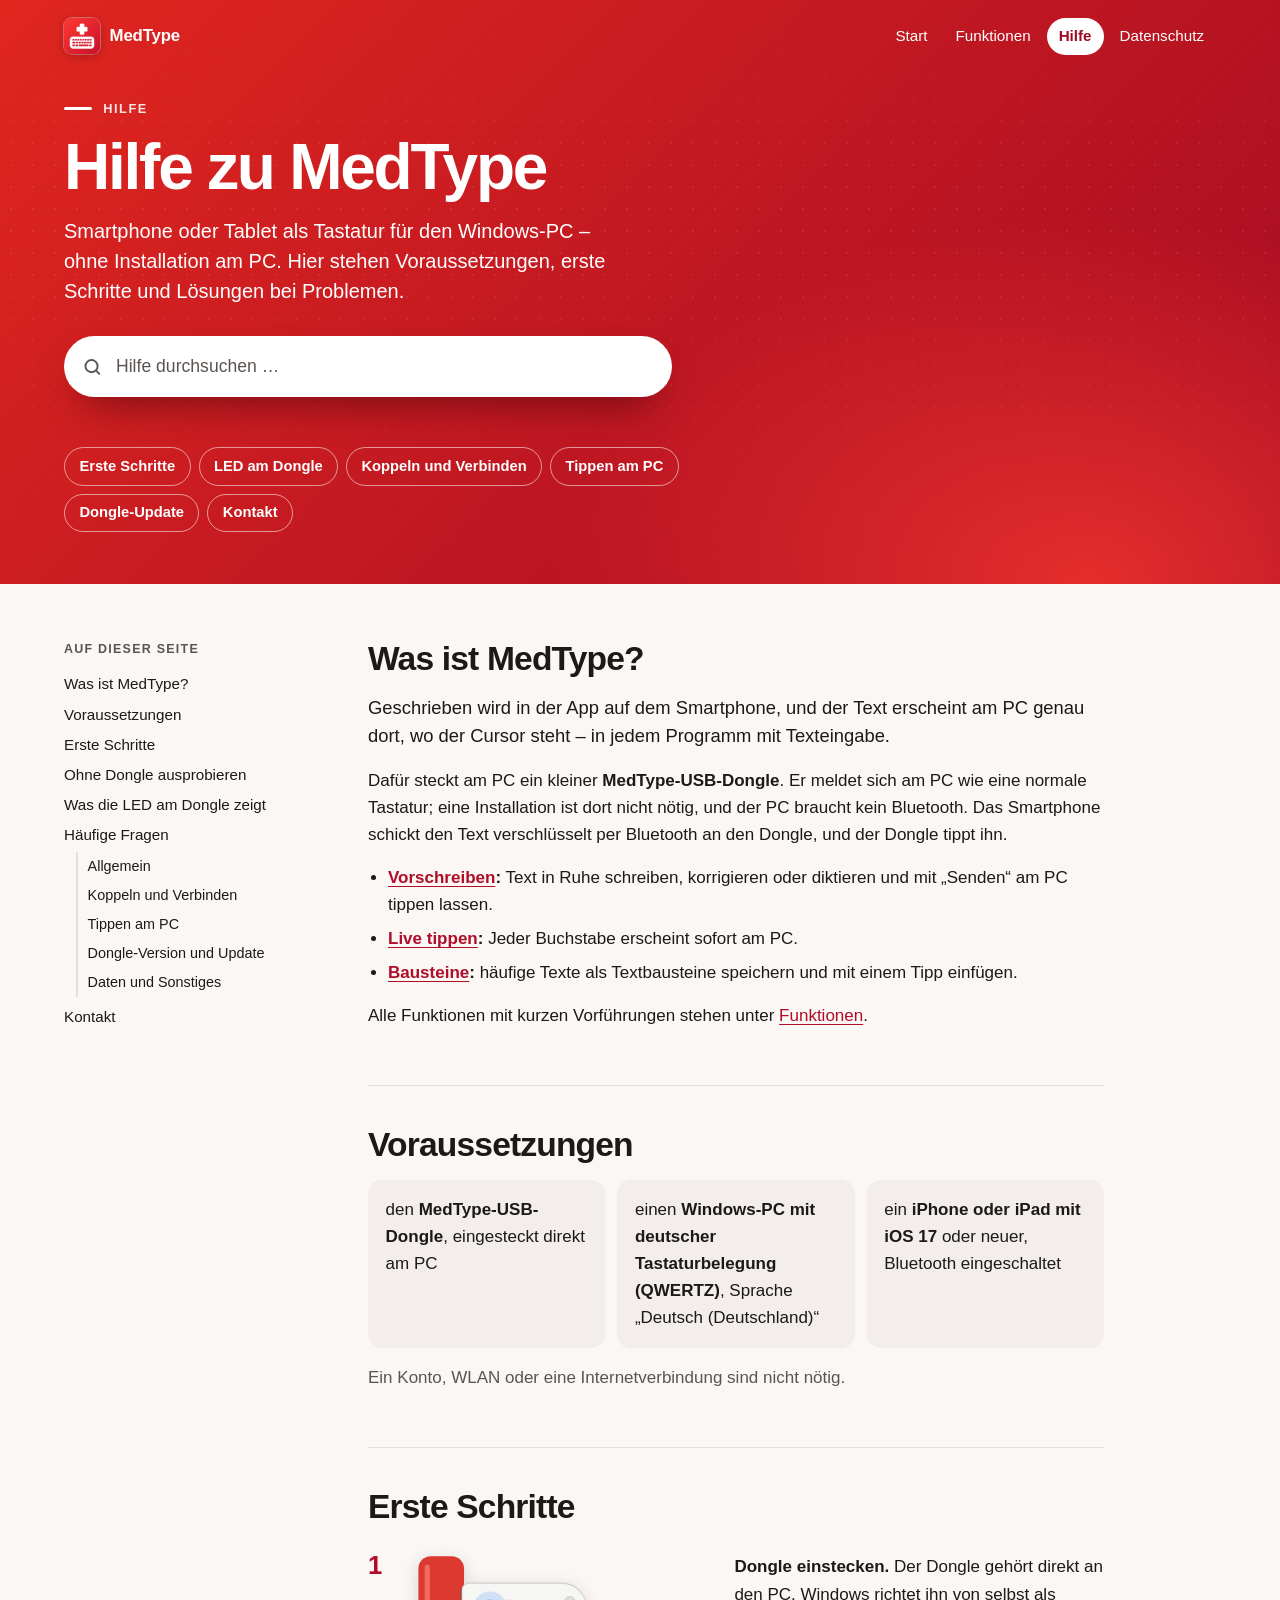
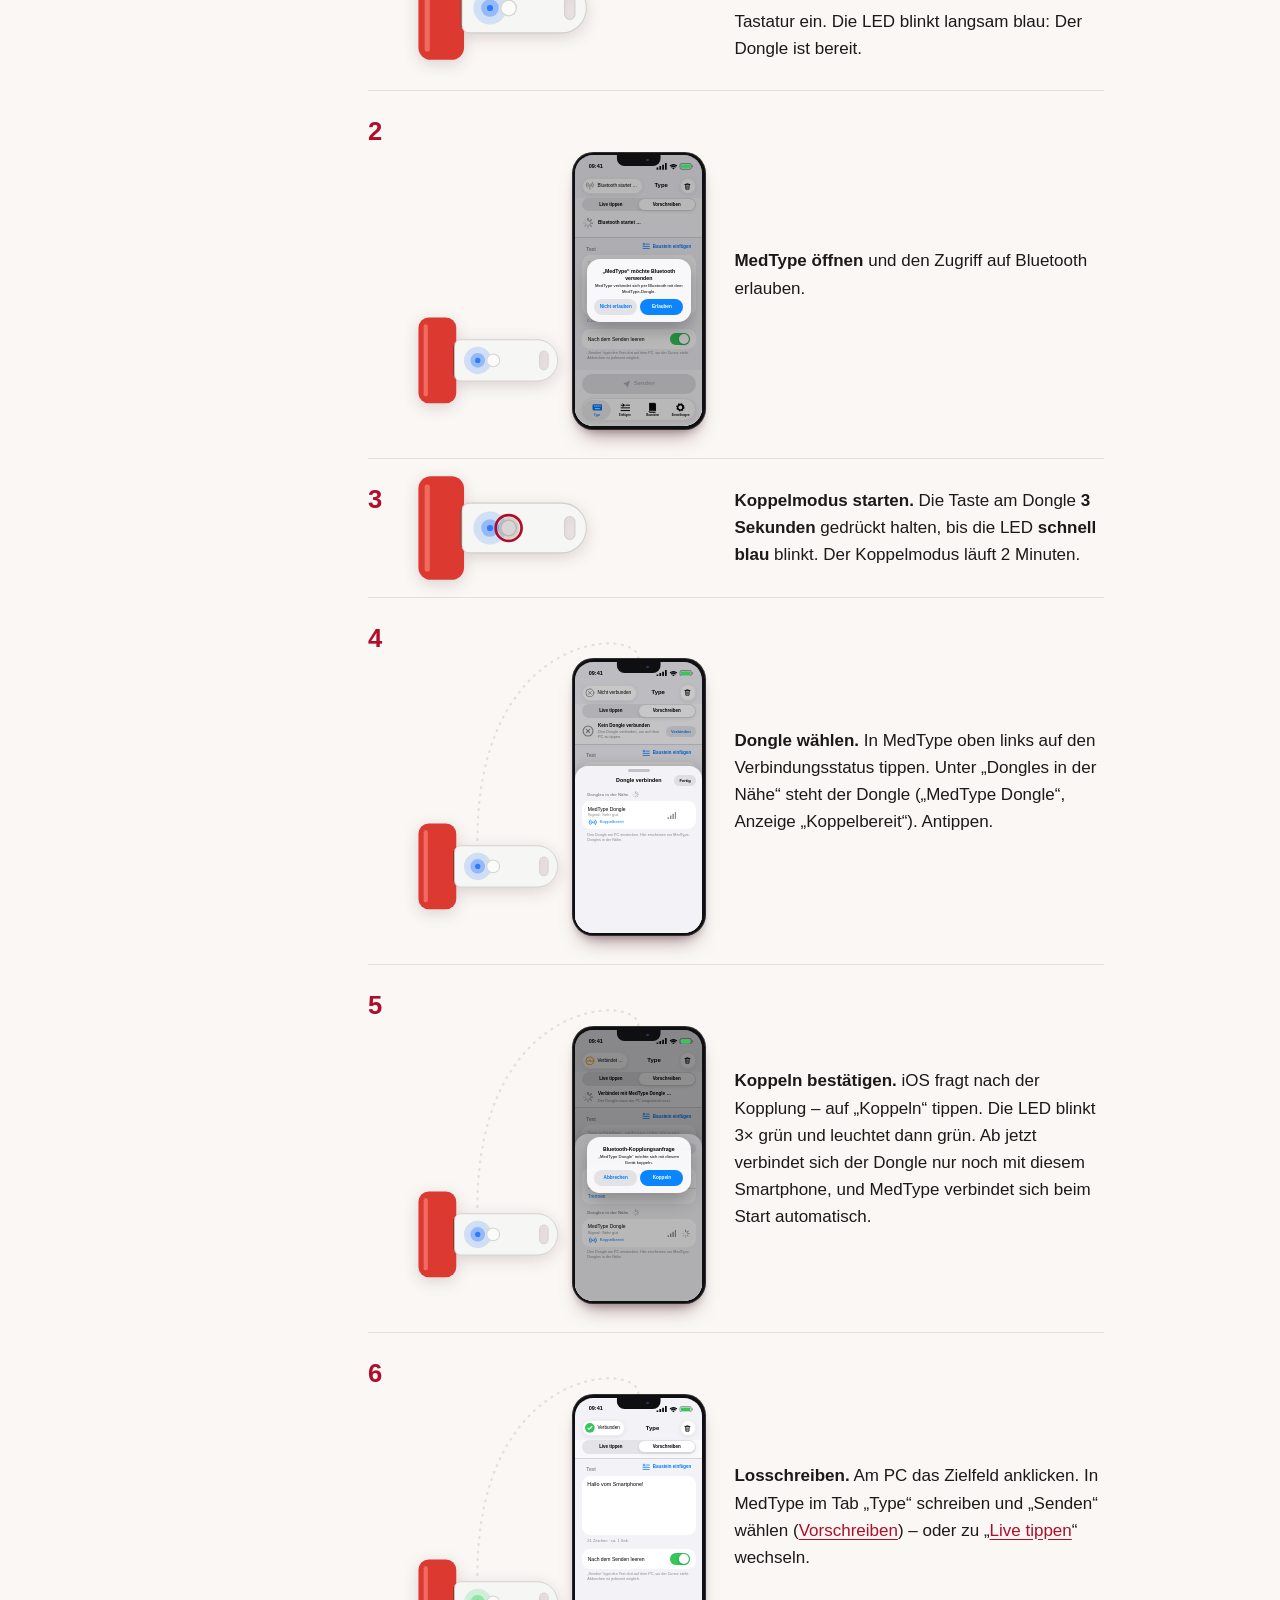
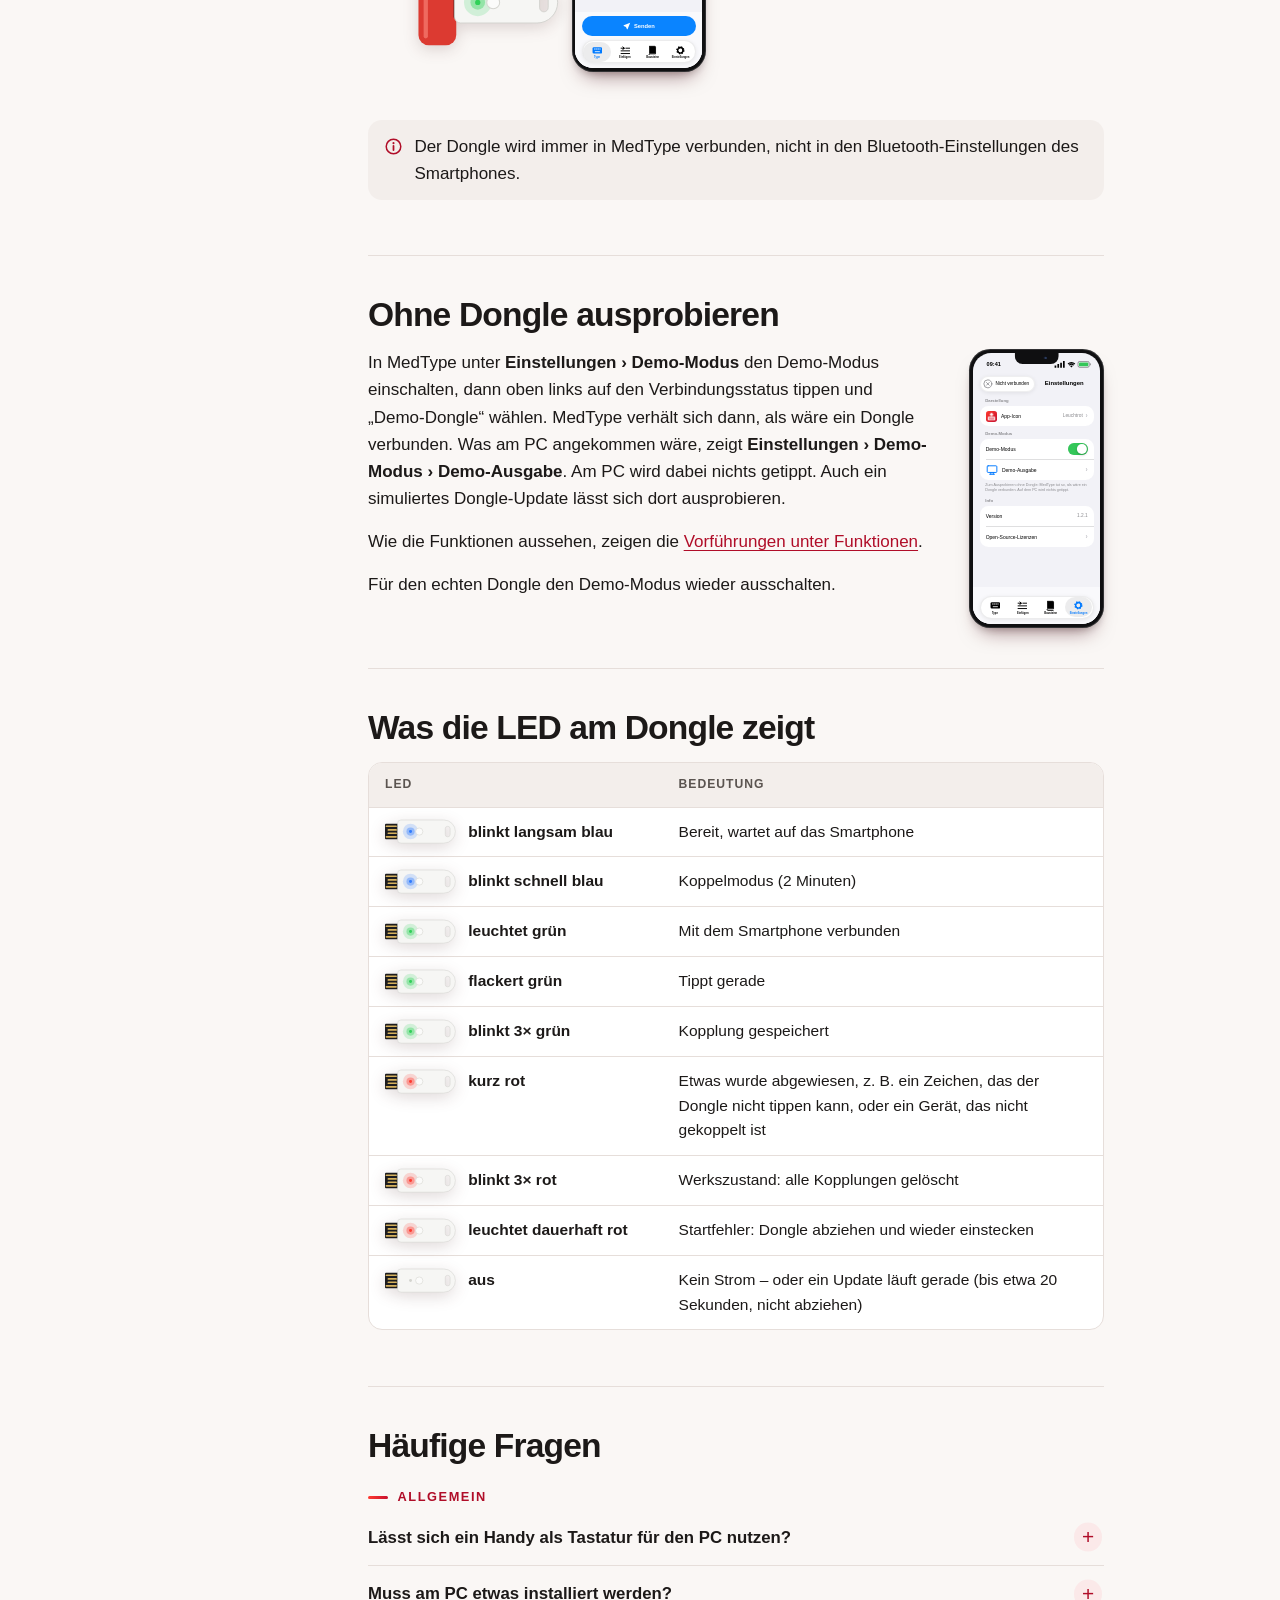
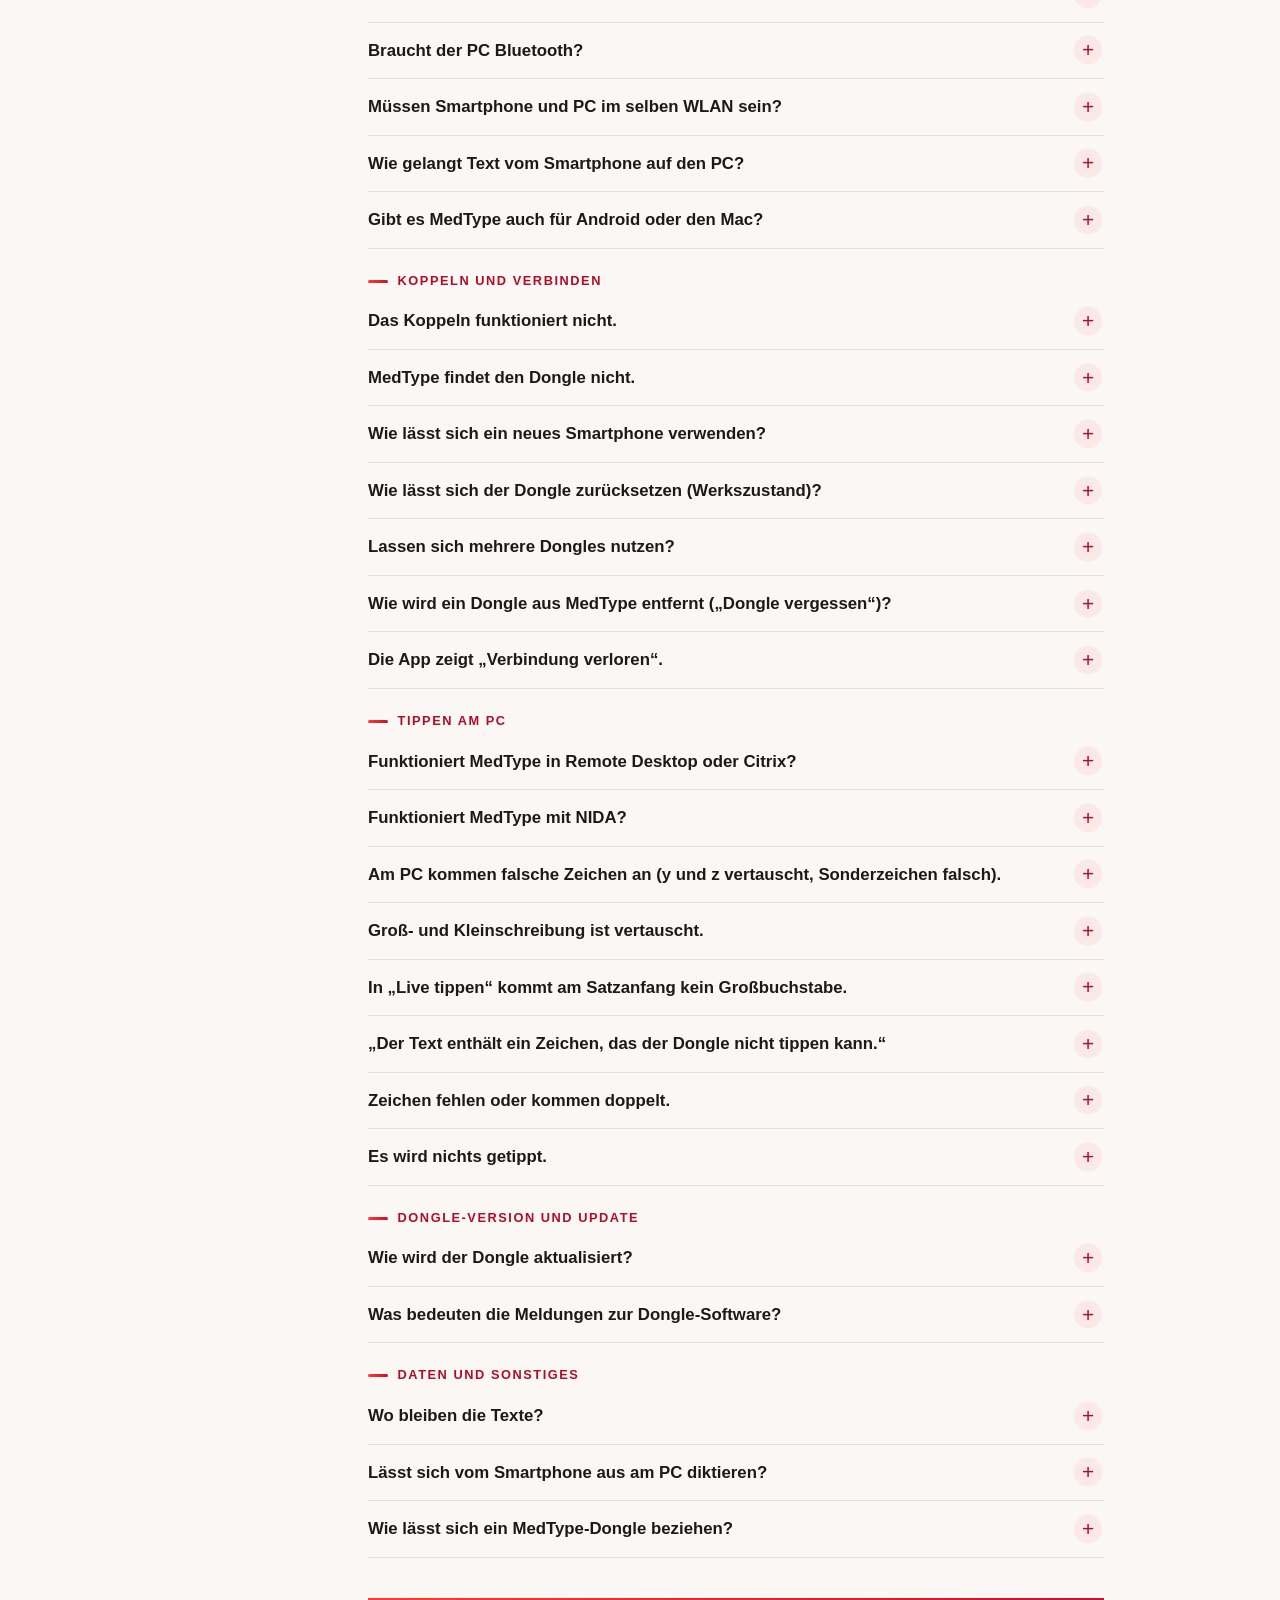
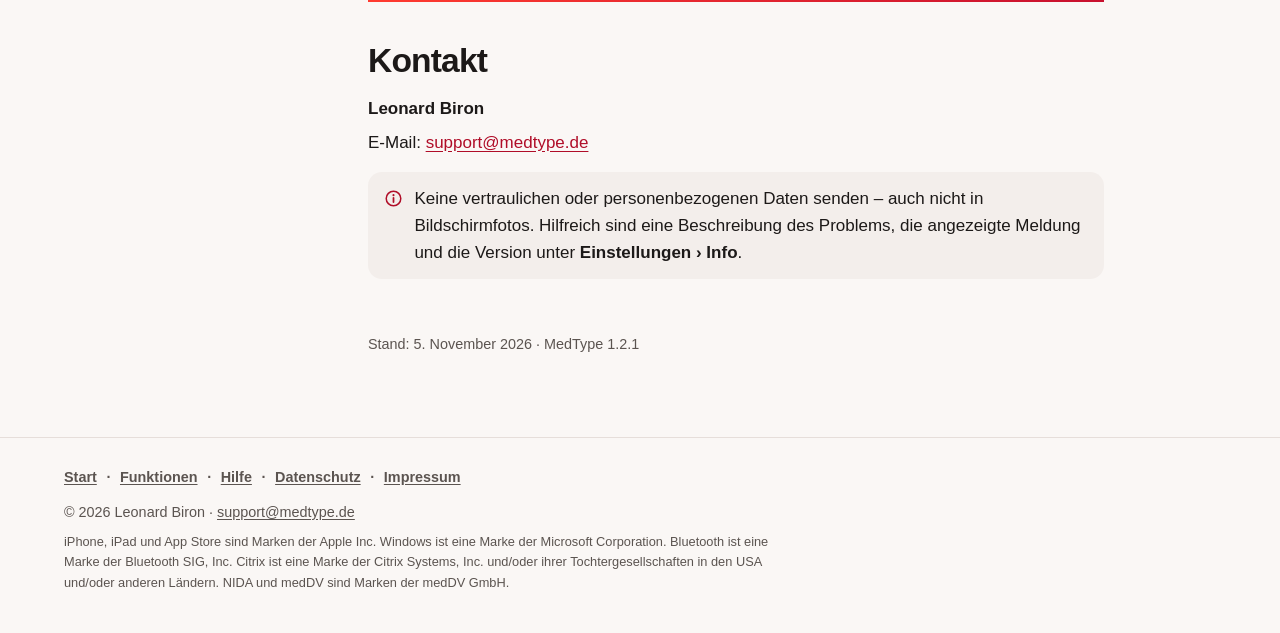
<file: hilfe.html>
<!doctype html>
<html lang="de">
<head>
<meta charset="utf-8">
<meta name="viewport" content="width=device-width, initial-scale=1">
<meta name="color-scheme" content="light dark">
<title>Hilfe zu MedType – Smartphone als Tastatur am Windows-PC</title>
<script>/* Adresse ohne „.html“ anzeigen */(function(){var p=location.pathname;if(/\.html$/.test(p)){history.replaceState(null,"",(/\/index\.html$/.test(p)?p.replace(/index\.html$/,""):p.replace(/\.html$/,""))+location.search+location.hash)}})();</script>
<meta name="description" content="Hilfe zu MedType: Smartphone oder Tablet als Tastatur für den Windows-PC. Koppeln, Diktat, Remote Desktop und Citrix, Dongle-Version und häufige Fragen.">
<meta name="theme-color" content="#e0261f" media="(prefers-color-scheme: light)">
<meta name="theme-color" content="#9e1a1f" media="(prefers-color-scheme: dark)">
<meta property="og:type" content="website">
<meta property="og:locale" content="de_DE">
<meta property="og:site_name" content="MedType">
<meta property="og:title" content="Hilfe zu MedType – Smartphone als Tastatur am PC">
<meta property="og:description" content="Voraussetzungen, erste Schritte, Koppeln, Diktat, Remote Desktop und Citrix, Dongle-Version und häufige Fragen zu MedType.">
<meta property="og:url" content="https://medtype.de/hilfe">
<meta property="og:image" content="https://medtype.de/assets/og-image.jpg">
<meta property="og:image:width" content="1200">
<meta property="og:image:height" content="630">
<meta property="og:image:alt" content="MedType-App-Icon, der Satz „Vom Smartphone direkt in den PC.“ und zwei Smartphones mit der App">
<meta name="twitter:card" content="summary_large_image">
<link rel="icon" type="image/png" sizes="64x64" href="assets/favicon-64.png">
<link rel="apple-touch-icon" href="assets/apple-touch-icon.png">
<link rel="canonical" href="https://medtype.de/hilfe">
<link rel="stylesheet" href="assets/site.css?v=7">
<link rel="stylesheet" href="assets/doc.css?v=6">
<link rel="stylesheet" href="assets/devices.css?v=3">
</head>
<body class="doc">
<a class="skip" href="#inhalt">Zum Inhalt springen</a>

<header class="band doc-band">
  <div class="band-inner">
    <div class="topnav">
      <a class="brand" href="./">
        <img src="assets/icon-96.png" width="36" height="36" alt="">
        <span class="brand-name">MedType</span>
      </a>
      <nav class="site-nav" aria-label="Hauptnavigation">
        <ul>
          <li><a href="./">Start</a></li>
          <li><a href="/funktionen">Funktionen</a></li>
          <li><a href="/hilfe" aria-current="page">Hilfe</a></li>
          <li><a href="/datenschutz">Datenschutz</a></li>
        </ul>
      </nav>
    </div>
    <div class="doc-hero">
      <p class="kicker">Hilfe</p>
      <h1>Hilfe zu MedType</h1>
      <p class="lead">Smartphone oder Tablet als Tastatur für den Windows-PC – ohne Installation am PC. Hier stehen Voraussetzungen, erste Schritte und Lösungen bei
        Problemen.</p>

      <div class="hero-search" id="suche" role="search" hidden>
        <label class="sr-only" for="suche-q">Hilfe durchsuchen</label>
        <div class="search-field">
          <svg viewBox="0 0 24 24" aria-hidden="true" fill="none" stroke="currentColor" stroke-width="2.2" stroke-linecap="round"><circle cx="11" cy="11" r="7"/><path d="m20 20-3.5-3.5"/></svg>
          <input type="search" id="suche-q" placeholder="Hilfe durchsuchen …" autocomplete="off" enterkeyhint="search" maxlength="100" aria-describedby="suche-status" aria-controls="suche-ergebnisse">
        </div>
        <p class="search-status" id="suche-status" role="status" aria-live="polite"></p>
        <ol class="search-results" id="suche-ergebnisse" role="list" aria-label="Treffer" hidden></ol>
      </div>

      <nav class="topics-nav" aria-label="Themen">
        <ul class="topics">
          <li><a href="#start">Erste Schritte</a></li>
          <li><a href="#led">LED am Dongle</a></li>
          <li><a href="#faq-koppeln">Koppeln und Verbinden</a></li>
          <li><a href="#faq-tippen">Tippen am PC</a></li>
          <li><a href="#faq-update">Dongle-Update</a></li>
          <li><a href="#kontakt">Kontakt</a></li>
        </ul>
      </nav>
    </div>
  </div>
</header>

<div class="doc-layout">
  <nav class="toc toc--wide-only" aria-labelledby="toc-titel">
    <p class="toc-title" id="toc-titel">Auf dieser Seite</p>
    <ul>
      <li><a href="#was">Was ist MedType?</a></li>
      <li><a href="#brauchst">Voraussetzungen</a></li>
      <li><a href="#start">Erste Schritte</a></li>
      <li><a href="#demo">Ohne Dongle ausprobieren</a></li>
      <li><a href="#led">Was die LED am Dongle zeigt</a></li>
      <li><a href="#faq">Häufige Fragen</a>
        <ul>
          <li><a href="#faq-allgemein">Allgemein</a></li>
          <li><a href="#faq-koppeln">Koppeln und Verbinden</a></li>
          <li><a href="#faq-tippen">Tippen am PC</a></li>
          <li><a href="#faq-update">Dongle-Version und Update</a></li>
          <li><a href="#faq-daten">Daten und Sonstiges</a></li>
        </ul>
      </li>
      <li><a href="#kontakt">Kontakt</a></li>
    </ul>
  </nav>

<main id="inhalt" class="doc-main">

  <section class="doc-section" aria-labelledby="was" data-suchbar>
    <h2 id="was">Was ist MedType?</h2>
    <p class="lead">Geschrieben wird in der App auf dem Smartphone, und der Text erscheint am PC genau dort, wo der Cursor
      steht – in jedem Programm mit Texteingabe.</p>
    <p>Dafür steckt am PC ein kleiner <strong>MedType-USB-Dongle</strong>. Er meldet sich am PC wie eine normale
      Tastatur; eine Installation ist dort nicht nötig, und der PC braucht kein Bluetooth. Das Smartphone schickt den Text verschlüsselt per Bluetooth an den
      Dongle, und der Dongle tippt ihn.</p>
    <ul>
      <li><strong><a href="/funktionen#vorschreiben">Vorschreiben</a>:</strong> Text in Ruhe schreiben, korrigieren oder diktieren und mit „Senden“ am PC
        tippen lassen.</li>
      <li><strong><a href="/funktionen#live-tippen">Live tippen</a>:</strong> Jeder Buchstabe erscheint sofort am PC.</li>
      <li><strong><a href="/funktionen#bausteine">Bausteine</a>:</strong> häufige Texte als Textbausteine speichern und mit einem Tipp einfügen.</li>
    </ul>
    <p>Alle Funktionen mit kurzen Vorführungen stehen unter <a href="/funktionen">Funktionen</a>.</p>
  </section>

  <section class="doc-section" aria-labelledby="brauchst" data-suchbar>
    <h2 id="brauchst">Voraussetzungen</h2>
    <ul class="tiles">
      <li>den <strong>MedType-USB-Dongle</strong>, eingesteckt direkt am PC</li>
      <li>einen <strong>Windows-PC mit deutscher Tastaturbelegung (QWERTZ)</strong>, Sprache „Deutsch
        (Deutschland)“</li>
      <li>ein <strong>iPhone oder iPad mit iOS 17</strong> oder neuer, Bluetooth eingeschaltet</li>
    </ul>
    <p class="muted">Ein Konto, WLAN oder eine Internetverbindung sind nicht nötig.</p>
  </section>

  <section class="doc-section" aria-labelledby="start" data-suchbar>
    <h2 id="start">Erste Schritte</h2>
    <ol class="guide">
      <li>
        <span class="guide-no" aria-hidden="true">1</span>
        <span class="guide-visual" aria-hidden="true"><svg class="dv-stick dv-stick--insert dv-edge" viewBox="-27 -30 218 122"><g class="hs-move"><rect class="hs-plug" x="0" y="8" width="30" height="32" rx="2"/><path class="hs-pins" d="M3 13h20M7 20.5h16M7 27.5h16M3 35h20"/></g><rect class="hs-edge" x="-16" y="-26" width="44" height="100" rx="12"/><rect class="hs-edge-hi" x="-10" y="-18" width="5" height="84" rx="2.5"/><rect class="hs-slot" x="25" y="5" width="4" height="38" rx="2"/><g class="hs-move"><path class="hs-case" fill-rule="evenodd" d="M33 0H122A24 24 0 0 1 122 48H33A7 7 0 0 1 26 41V7A7 7 0 0 1 33 0ZM125 18A5 5 0 0 1 135 18V30A5 5 0 0 1 125 30Z"/><circle class="hs-hole" cx="53" cy="24" r="3"/><g class="hs-on"><circle cx="53" cy="24" r="16" opacity=".18"/><circle cx="53" cy="24" r="8.5" opacity=".38"/><circle cx="53" cy="24" r="3"/></g><circle class="hs-button" cx="71" cy="24" r="7.5"/></g></svg></span>
        <div class="guide-text"><strong>Dongle einstecken.</strong> Der Dongle gehört direkt an den PC. Windows richtet ihn von selbst als
        Tastatur ein. Die LED blinkt langsam blau: Der Dongle ist bereit.</div>
      </li>
      <li>
        <span class="guide-no" aria-hidden="true">2</span>
        <span class="guide-visual" aria-hidden="true"><span class="dv-pair dv-pair--idle"><svg class="dv-air" viewBox="0 0 310 335"><path class="dv-air-dash" d="M237.5 35C237.5 0 64 4 64 231"/><path class="dv-air-pulse" pathLength="100" d="M237.5 35C237.5 0 64 4 64 231"/></svg><svg class="dv-stick dv-stick--slow dv-edge" viewBox="-27 -30 218 122"><g class="hs-move"><rect class="hs-plug" x="0" y="8" width="30" height="32" rx="2"/><path class="hs-pins" d="M3 13h20M7 20.5h16M7 27.5h16M3 35h20"/></g><rect class="hs-edge" x="-16" y="-26" width="44" height="100" rx="12"/><rect class="hs-edge-hi" x="-10" y="-18" width="5" height="84" rx="2.5"/><rect class="hs-slot" x="25" y="5" width="4" height="38" rx="2"/><g class="hs-move"><path class="hs-case" fill-rule="evenodd" d="M33 0H122A24 24 0 0 1 122 48H33A7 7 0 0 1 26 41V7A7 7 0 0 1 33 0ZM125 18A5 5 0 0 1 135 18V30A5 5 0 0 1 125 30Z"/><circle class="hs-hole" cx="53" cy="24" r="3"/><g class="hs-on"><circle cx="53" cy="24" r="16" opacity=".18"/><circle cx="53" cy="24" r="8.5" opacity=".38"/><circle cx="53" cy="24" r="3"/></g><circle class="hs-button" cx="71" cy="24" r="7.5"/></g></svg><span class="dv-phone dv-phone--allow"><span class="dv-screen"><span class="dv-notch"></span><span class="dv-status"><b>09:41</b><svg viewBox="0 0 66 12"><path d="M1 8h3v4H1zM6 5.5h3V12H6zM11 3h3v9h-3zM16 0h3v12h-3zM31 11.5l-2.4-2.5a3.4 3.4 0 0 1 4.8 0zM26.4 6.8a6.5 6.5 0 0 1 9.2 0l-1.5 1.5a4.4 4.4 0 0 0-6.2 0zM24.2 4.6a9.6 9.6 0 0 1 13.6 0l-1.5 1.5a7.5 7.5 0 0 0-10.6 0z"/><rect x="42.75" y=".75" width="20" height="10.5" rx="3" fill="none" stroke="currentColor" stroke-opacity=".45" stroke-width="1.5"/><rect x="44.5" y="2.5" width="16.5" height="7" rx="1.6" class="dv-battery"/><path d="M64.5 4.2v3.6a1.8 1.8 0 0 0 0-3.6z" opacity=".45"/></svg></span><span class="dv-home"><span class="dv-icons"><i></i><i></i><i></i><i></i><i></i><span class="dv-icon"><img src="assets/icon-96.png" alt="" width="96" height="96" loading="lazy" decoding="async"><em>MedType</em><span class="dv-tap"></span></span><i></i><i></i><i></i><i></i><i></i><i></i><i></i><i></i><i></i><i></i></span><span class="dv-dock"><i></i><i></i><i></i><i></i></span></span><span class="dv-app"><span class="dv-nav"><span class="dv-chip"><span class="dv-va"><i class="dv-ico dv-ico--muted dv-pulse"><svg viewBox="0 0 24 20" fill="none" stroke="currentColor" stroke-width="1.8" stroke-linecap="round"><path d="M12 9.5V18"/><circle cx="12" cy="7.5" r="1.7" fill="currentColor" stroke="none"/><path d="M8.4 4.2a5 5 0 0 0 0 6.6M15.6 4.2a5 5 0 0 1 0 6.6M5.3 1.6a9 9 0 0 0 0 11.8M18.7 1.6a9 9 0 0 1 0 11.8"/></svg></i><em>Bluetooth startet …</em></span><span class="dv-vb"><i class="dv-ico dv-ico--muted"><svg viewBox="0 0 20 20" fill="none" stroke="currentColor" stroke-width="1.7" stroke-linecap="round"><circle cx="10" cy="10" r="8.2"/><path d="m7.2 7.2 5.6 5.6m0-5.6-5.6 5.6"/></svg></i><em>Nicht verbunden</em></span></span><b class="dv-title">Type</b><span class="dv-round"><svg viewBox="0 0 20 20" fill="none" stroke="currentColor" stroke-width="1.6" stroke-linecap="round" stroke-linejoin="round"><path d="M4 5.5h12M8 5.5V4h4v1.5M5.6 5.5l.8 11h7.2l.8-11M8.6 8.5v5.5M11.4 8.5v5.5"/></svg></span></span><span class="dv-top"><span class="dv-seg"><span><em>Live tippen</em></span><span class="is-on"><em>Vorschreiben</em></span></span><span class="dv-hint dv-swap"><span class="dv-va"><span><svg class="dv-spinner dv-ico" viewBox="0 0 20 20" fill="none" stroke="currentColor" stroke-width="2.1" stroke-linecap="round"><path d="M10 2.3v3.6" opacity="1.00" transform="rotate(0 10 10)"/><path d="M10 2.3v3.6" opacity="0.88" transform="rotate(45 10 10)"/><path d="M10 2.3v3.6" opacity="0.75" transform="rotate(90 10 10)"/><path d="M10 2.3v3.6" opacity="0.62" transform="rotate(135 10 10)"/><path d="M10 2.3v3.6" opacity="0.50" transform="rotate(180 10 10)"/><path d="M10 2.3v3.6" opacity="0.38" transform="rotate(225 10 10)"/><path d="M10 2.3v3.6" opacity="0.25" transform="rotate(270 10 10)"/><path d="M10 2.3v3.6" opacity="0.12" transform="rotate(315 10 10)"/></svg><span class="dv-hint-text"><b>Bluetooth startet …</b></span></span></span><span class="dv-vb"><span><i class="dv-ico dv-ico--muted"><svg viewBox="0 0 20 20" fill="none" stroke="currentColor" stroke-width="1.7" stroke-linecap="round"><circle cx="10" cy="10" r="8.2"/><path d="m7.2 7.2 5.6 5.6m0-5.6-5.6 5.6"/></svg></i><span class="dv-hint-text"><b>Kein Dongle verbunden</b><em>Den Dongle verbinden, um auf dem PC zu tippen.</em></span><span class="dv-pill"><em>Verbinden</em></span></span></span></span></span><span class="dv-form"><span class="dv-head-row"><em>Text</em><span class="dv-link"><svg viewBox="0 0 20 20" fill="none" stroke="currentColor" stroke-width="1.8" stroke-linecap="round"><path d="M2.5 5h4.5M4.75 2.75v4.5M10 5h7.5M2.5 10.5h15M2.5 15.5h15"/></svg><em>Baustein einfügen</em></span></span><span class="dv-field"><span class="dv-ph"><em>Text schreiben, einfügen oder diktieren</em></span></span><span class="dv-sum"><em>0 Zeichen</em></span><span class="dv-card dv-toggle"><span class="dv-li"><em>Nach dem Senden leeren</em><i class="dv-switch"></i></span></span><span class="dv-note"><em>„Senden“ tippt den Text dort auf dem PC, wo der Cursor steht. Abbrechen ist jederzeit möglich.</em></span></span><span class="dv-footer"><span class="dv-send"><span class="dv-send-off"><svg viewBox="0 0 20 20"><path d="M18.2 1.8 1.9 8.4c-.7.3-.6 1.2 0 1.5l5.7 2.5 2.5 5.7c.3.6 1.2.7 1.5 0z"/></svg><em>Senden</em></span><span class="dv-send-on"><svg viewBox="0 0 20 20"><path d="M18.2 1.8 1.9 8.4c-.7.3-.6 1.2 0 1.5l5.7 2.5 2.5 5.7c.3.6 1.2.7 1.5 0z"/></svg><em>Senden</em></span></span><span class="dv-tabs"><span class="is-on"><svg viewBox="0 0 20 20"><rect x="1" y="4" width="18" height="12" rx="2.5"/><path d="M4.5 7.5h1.5M8 7.5h1.5M11.5 7.5h1.5M15 7.5h.5M6 12.5h8" stroke="#fff" stroke-width="1.5" stroke-linecap="round"/></svg><em>Type</em></span><span><svg viewBox="0 0 20 20" fill="none" stroke="currentColor" stroke-width="1.8" stroke-linecap="round" stroke-linejoin="round"><path d="M2 6h6m-2.5-2.5L8 6 5.5 8.5M11 6h7M2 11h16M2 16h16"/></svg><em>Einfügen</em></span><span><svg viewBox="0 0 20 20"><path d="M4 2.5h10.5A1.5 1.5 0 0 1 16 4v12.5H5.5a1.5 1.5 0 0 0 0 3H16" fill="none" stroke="currentColor" stroke-width="1.6"/><path d="M4 2.5h10.5A1.5 1.5 0 0 1 16 4v12H5.5A1.5 1.5 0 0 0 4 17.5z"/></svg><em>Bausteine</em></span><span><svg viewBox="0 0 20 20"><circle cx="10" cy="10" r="5.6" fill="none" stroke="currentColor" stroke-width="4.4" stroke-dasharray="2.2 2.2"/><circle cx="10" cy="10" r="5.2" fill="none" stroke="currentColor" stroke-width="2.6"/></svg><em>Einstellungen</em></span></span></span></span><span class="dv-alert"><span class="dv-alert-box"><b>„MedType“ möchte Bluetooth verwenden</b><em>MedType verbindet sich per Bluetooth mit dem MedType-Dongle.</em><span class="dv-btns"><span><em>Nicht erlauben</em></span><span class="is-main"><em>Erlauben</em><span class="dv-tap"></span></span></span></span></span></span></span></span></span>
        <div class="guide-text"><strong>MedType öffnen</strong> und den Zugriff auf Bluetooth erlauben.</div>
      </li>
      <li>
        <span class="guide-no" aria-hidden="true">3</span>
        <span class="guide-visual" aria-hidden="true"><svg class="dv-stick dv-stick--hold dv-edge" viewBox="-27 -30 218 122"><g class="hs-move"><rect class="hs-plug" x="0" y="8" width="30" height="32" rx="2"/><path class="hs-pins" d="M3 13h20M7 20.5h16M7 27.5h16M3 35h20"/></g><rect class="hs-edge" x="-16" y="-26" width="44" height="100" rx="12"/><rect class="hs-edge-hi" x="-10" y="-18" width="5" height="84" rx="2.5"/><rect class="hs-slot" x="25" y="5" width="4" height="38" rx="2"/><g class="hs-move"><path class="hs-case" fill-rule="evenodd" d="M33 0H122A24 24 0 0 1 122 48H33A7 7 0 0 1 26 41V7A7 7 0 0 1 33 0ZM125 18A5 5 0 0 1 135 18V30A5 5 0 0 1 125 30Z"/><circle class="hs-hole" cx="53" cy="24" r="3"/><g class="hs-on"><circle cx="53" cy="24" r="16" opacity=".18"/><circle cx="53" cy="24" r="8.5" opacity=".38"/><circle cx="53" cy="24" r="3"/></g><circle class="hs-button" cx="71" cy="24" r="7.5"/><g class="hs-press"><circle class="hs-finger" cx="71" cy="24" r="10.5"/><circle class="hs-ring" cx="71" cy="24" r="12.5" pathLength="100" stroke-dasharray="100" transform="rotate(-90 71 24)"/></g></g></svg></span>
        <div class="guide-text"><strong>Koppelmodus starten.</strong> Die Taste am Dongle <strong>3 Sekunden</strong> gedrückt halten, bis die
        LED <strong>schnell blau</strong> blinkt. Der Koppelmodus läuft 2 Minuten.</div>
      </li>
      <li>
        <span class="guide-no" aria-hidden="true">4</span>
        <span class="guide-visual" aria-hidden="true"><span class="dv-pair dv-pair--pick"><svg class="dv-air" viewBox="0 0 310 335"><path class="dv-air-dash" d="M237.5 35C237.5 0 64 4 64 231"/><path class="dv-air-pulse" pathLength="100" d="M237.5 35C237.5 0 64 4 64 231"/></svg><svg class="dv-stick dv-stick--fast dv-edge" viewBox="-27 -30 218 122"><g class="hs-move"><rect class="hs-plug" x="0" y="8" width="30" height="32" rx="2"/><path class="hs-pins" d="M3 13h20M7 20.5h16M7 27.5h16M3 35h20"/></g><rect class="hs-edge" x="-16" y="-26" width="44" height="100" rx="12"/><rect class="hs-edge-hi" x="-10" y="-18" width="5" height="84" rx="2.5"/><rect class="hs-slot" x="25" y="5" width="4" height="38" rx="2"/><g class="hs-move"><path class="hs-case" fill-rule="evenodd" d="M33 0H122A24 24 0 0 1 122 48H33A7 7 0 0 1 26 41V7A7 7 0 0 1 33 0ZM125 18A5 5 0 0 1 135 18V30A5 5 0 0 1 125 30Z"/><circle class="hs-hole" cx="53" cy="24" r="3"/><g class="hs-on"><circle cx="53" cy="24" r="16" opacity=".18"/><circle cx="53" cy="24" r="8.5" opacity=".38"/><circle cx="53" cy="24" r="3"/></g><circle class="hs-button" cx="71" cy="24" r="7.5"/></g></svg><span class="dv-phone dv-phone--pick"><span class="dv-screen"><span class="dv-notch"></span><span class="dv-status"><b>09:41</b><svg viewBox="0 0 66 12"><path d="M1 8h3v4H1zM6 5.5h3V12H6zM11 3h3v9h-3zM16 0h3v12h-3zM31 11.5l-2.4-2.5a3.4 3.4 0 0 1 4.8 0zM26.4 6.8a6.5 6.5 0 0 1 9.2 0l-1.5 1.5a4.4 4.4 0 0 0-6.2 0zM24.2 4.6a9.6 9.6 0 0 1 13.6 0l-1.5 1.5a7.5 7.5 0 0 0-10.6 0z"/><rect x="42.75" y=".75" width="20" height="10.5" rx="3" fill="none" stroke="currentColor" stroke-opacity=".45" stroke-width="1.5"/><rect x="44.5" y="2.5" width="16.5" height="7" rx="1.6" class="dv-battery"/><path d="M64.5 4.2v3.6a1.8 1.8 0 0 0 0-3.6z" opacity=".45"/></svg></span><span class="dv-app"><span class="dv-nav"><span class="dv-chip"><span class="dv-va"><i class="dv-ico dv-ico--muted"><svg viewBox="0 0 20 20" fill="none" stroke="currentColor" stroke-width="1.7" stroke-linecap="round"><circle cx="10" cy="10" r="8.2"/><path d="m7.2 7.2 5.6 5.6m0-5.6-5.6 5.6"/></svg></i><em>Nicht verbunden</em></span><span class="dv-vb"><i class="dv-ico dv-ico--orange dv-pulse"><svg viewBox="0 0 20 20" fill="none" stroke="currentColor" stroke-width="1.7" stroke-linecap="round" stroke-linejoin="round"><circle cx="10" cy="10" r="8.2"/><path d="M4.6 10.4h4.1l1.6-3 1.1 4.5 1.4-1.5h2.6"/></svg></i><em>Verbindet …</em></span><span class="dv-tap"></span></span><b class="dv-title">Type</b><span class="dv-round"><svg viewBox="0 0 20 20" fill="none" stroke="currentColor" stroke-width="1.6" stroke-linecap="round" stroke-linejoin="round"><path d="M4 5.5h12M8 5.5V4h4v1.5M5.6 5.5l.8 11h7.2l.8-11M8.6 8.5v5.5M11.4 8.5v5.5"/></svg></span></span><span class="dv-top"><span class="dv-seg"><span><em>Live tippen</em></span><span class="is-on"><em>Vorschreiben</em></span></span><span class="dv-hint dv-swap"><span class="dv-va"><span><i class="dv-ico dv-ico--muted"><svg viewBox="0 0 20 20" fill="none" stroke="currentColor" stroke-width="1.7" stroke-linecap="round"><circle cx="10" cy="10" r="8.2"/><path d="m7.2 7.2 5.6 5.6m0-5.6-5.6 5.6"/></svg></i><span class="dv-hint-text"><b>Kein Dongle verbunden</b><em>Den Dongle verbinden, um auf dem PC zu tippen.</em></span><span class="dv-pill"><em>Verbinden</em></span></span></span><span class="dv-vb"><span><svg class="dv-spinner dv-ico" viewBox="0 0 20 20" fill="none" stroke="currentColor" stroke-width="2.1" stroke-linecap="round"><path d="M10 2.3v3.6" opacity="1.00" transform="rotate(0 10 10)"/><path d="M10 2.3v3.6" opacity="0.88" transform="rotate(45 10 10)"/><path d="M10 2.3v3.6" opacity="0.75" transform="rotate(90 10 10)"/><path d="M10 2.3v3.6" opacity="0.62" transform="rotate(135 10 10)"/><path d="M10 2.3v3.6" opacity="0.50" transform="rotate(180 10 10)"/><path d="M10 2.3v3.6" opacity="0.38" transform="rotate(225 10 10)"/><path d="M10 2.3v3.6" opacity="0.25" transform="rotate(270 10 10)"/><path d="M10 2.3v3.6" opacity="0.12" transform="rotate(315 10 10)"/></svg><span class="dv-hint-text"><b>Verbindet mit MedType Dongle …</b><em>Der Dongle muss am PC eingesteckt sein.</em></span></span></span></span></span><span class="dv-form"><span class="dv-head-row"><em>Text</em><span class="dv-link"><svg viewBox="0 0 20 20" fill="none" stroke="currentColor" stroke-width="1.8" stroke-linecap="round"><path d="M2.5 5h4.5M4.75 2.75v4.5M10 5h7.5M2.5 10.5h15M2.5 15.5h15"/></svg><em>Baustein einfügen</em></span></span><span class="dv-field"><span class="dv-ph"><em>Text schreiben, einfügen oder diktieren</em></span></span><span class="dv-sum"><em>0 Zeichen</em></span><span class="dv-card dv-toggle"><span class="dv-li"><em>Nach dem Senden leeren</em><i class="dv-switch"></i></span></span><span class="dv-note"><em>„Senden“ tippt den Text dort auf dem PC, wo der Cursor steht. Abbrechen ist jederzeit möglich.</em></span></span><span class="dv-footer"><span class="dv-send"><span class="dv-send-off"><svg viewBox="0 0 20 20"><path d="M18.2 1.8 1.9 8.4c-.7.3-.6 1.2 0 1.5l5.7 2.5 2.5 5.7c.3.6 1.2.7 1.5 0z"/></svg><em>Senden</em></span><span class="dv-send-on"><svg viewBox="0 0 20 20"><path d="M18.2 1.8 1.9 8.4c-.7.3-.6 1.2 0 1.5l5.7 2.5 2.5 5.7c.3.6 1.2.7 1.5 0z"/></svg><em>Senden</em></span></span><span class="dv-tabs"><span class="is-on"><svg viewBox="0 0 20 20"><rect x="1" y="4" width="18" height="12" rx="2.5"/><path d="M4.5 7.5h1.5M8 7.5h1.5M11.5 7.5h1.5M15 7.5h.5M6 12.5h8" stroke="#fff" stroke-width="1.5" stroke-linecap="round"/></svg><em>Type</em></span><span><svg viewBox="0 0 20 20" fill="none" stroke="currentColor" stroke-width="1.8" stroke-linecap="round" stroke-linejoin="round"><path d="M2 6h6m-2.5-2.5L8 6 5.5 8.5M11 6h7M2 11h16M2 16h16"/></svg><em>Einfügen</em></span><span><svg viewBox="0 0 20 20"><path d="M4 2.5h10.5A1.5 1.5 0 0 1 16 4v12.5H5.5a1.5 1.5 0 0 0 0 3H16" fill="none" stroke="currentColor" stroke-width="1.6"/><path d="M4 2.5h10.5A1.5 1.5 0 0 1 16 4v12H5.5A1.5 1.5 0 0 0 4 17.5z"/></svg><em>Bausteine</em></span><span><svg viewBox="0 0 20 20"><circle cx="10" cy="10" r="5.6" fill="none" stroke="currentColor" stroke-width="4.4" stroke-dasharray="2.2 2.2"/><circle cx="10" cy="10" r="5.2" fill="none" stroke="currentColor" stroke-width="2.6"/></svg><em>Einstellungen</em></span></span></span></span><span class="dv-dim"></span><span class="dv-sheet"><span class="dv-grab"></span><span class="dv-sheet-nav"><b>Dongle verbinden</b><span class="dv-pill"><em>Fertig</em></span></span><span class="dv-sec"><em>Dongles in der Nähe</em><svg class="dv-spinner" viewBox="0 0 20 20" fill="none" stroke="currentColor" stroke-width="2.1" stroke-linecap="round"><path d="M10 2.3v3.6" opacity="1.00" transform="rotate(0 10 10)"/><path d="M10 2.3v3.6" opacity="0.88" transform="rotate(45 10 10)"/><path d="M10 2.3v3.6" opacity="0.75" transform="rotate(90 10 10)"/><path d="M10 2.3v3.6" opacity="0.62" transform="rotate(135 10 10)"/><path d="M10 2.3v3.6" opacity="0.50" transform="rotate(180 10 10)"/><path d="M10 2.3v3.6" opacity="0.38" transform="rotate(225 10 10)"/><path d="M10 2.3v3.6" opacity="0.25" transform="rotate(270 10 10)"/><path d="M10 2.3v3.6" opacity="0.12" transform="rotate(315 10 10)"/></svg></span><span class="dv-card"><span class="dv-dev"><span class="dv-hit"></span><span class="dv-tap"></span><span class="dv-dev-text"><b>MedType Dongle</b><em>Signal: Sehr gut</em><span class="dv-pairing"><svg viewBox="0 0 24 16" fill="none" stroke="currentColor" stroke-width="1.8" stroke-linecap="round"><circle cx="12" cy="8" r="1.9" fill="currentColor" stroke="none"/><path d="M8.4 4.7a5 5 0 0 0 0 6.6M15.6 4.7a5 5 0 0 1 0 6.6M5.3 2.1a9 9 0 0 0 0 11.8M18.7 2.1a9 9 0 0 1 0 11.8"/></svg><em>Koppelbereit</em></span></span><svg class="dv-bars" viewBox="0 0 16 12"><path d="M1 9h2.4v3H1zM5.2 6h2.4v6H5.2zM9.4 3h2.4v9H9.4zM13.6 0H16v12h-2.4z"/></svg><span class="dv-ind"><span class="dv-va"></span><span class="dv-vb"><svg class="dv-spinner" viewBox="0 0 20 20" fill="none" stroke="currentColor" stroke-width="2.1" stroke-linecap="round"><path d="M10 2.3v3.6" opacity="1.00" transform="rotate(0 10 10)"/><path d="M10 2.3v3.6" opacity="0.88" transform="rotate(45 10 10)"/><path d="M10 2.3v3.6" opacity="0.75" transform="rotate(90 10 10)"/><path d="M10 2.3v3.6" opacity="0.62" transform="rotate(135 10 10)"/><path d="M10 2.3v3.6" opacity="0.50" transform="rotate(180 10 10)"/><path d="M10 2.3v3.6" opacity="0.38" transform="rotate(225 10 10)"/><path d="M10 2.3v3.6" opacity="0.25" transform="rotate(270 10 10)"/><path d="M10 2.3v3.6" opacity="0.12" transform="rotate(315 10 10)"/></svg></span></span></span></span><span class="dv-note"><em>Den Dongle am PC einstecken. Hier erscheinen nur MedType-Dongles in der Nähe.</em></span></span></span></span></span></span>
        <div class="guide-text"><strong>Dongle wählen.</strong> In MedType oben links auf den Verbindungsstatus tippen. Unter „Dongles in der
        Nähe“ steht der Dongle („MedType Dongle“, Anzeige „Koppelbereit“). Antippen.</div>
      </li>
      <li>
        <span class="guide-no" aria-hidden="true">5</span>
        <span class="guide-visual" aria-hidden="true"><span class="dv-pair dv-pair--pair"><svg class="dv-air" viewBox="0 0 310 335"><path class="dv-air-dash" d="M237.5 35C237.5 0 64 4 64 231"/><path class="dv-air-pulse" pathLength="100" d="M237.5 35C237.5 0 64 4 64 231"/></svg><svg class="dv-stick dv-stick--pair dv-edge" viewBox="-27 -30 218 122"><g class="hs-move"><rect class="hs-plug" x="0" y="8" width="30" height="32" rx="2"/><path class="hs-pins" d="M3 13h20M7 20.5h16M7 27.5h16M3 35h20"/></g><rect class="hs-edge" x="-16" y="-26" width="44" height="100" rx="12"/><rect class="hs-edge-hi" x="-10" y="-18" width="5" height="84" rx="2.5"/><rect class="hs-slot" x="25" y="5" width="4" height="38" rx="2"/><g class="hs-move"><path class="hs-case" fill-rule="evenodd" d="M33 0H122A24 24 0 0 1 122 48H33A7 7 0 0 1 26 41V7A7 7 0 0 1 33 0ZM125 18A5 5 0 0 1 135 18V30A5 5 0 0 1 125 30Z"/><circle class="hs-hole" cx="53" cy="24" r="3"/><g class="hs-on"><circle cx="53" cy="24" r="16" opacity=".18"/><circle cx="53" cy="24" r="8.5" opacity=".38"/><circle cx="53" cy="24" r="3"/></g><circle class="hs-button" cx="71" cy="24" r="7.5"/></g></svg><span class="dv-phone dv-phone--pair"><span class="dv-screen"><span class="dv-notch"></span><span class="dv-status"><b>09:41</b><svg viewBox="0 0 66 12"><path d="M1 8h3v4H1zM6 5.5h3V12H6zM11 3h3v9h-3zM16 0h3v12h-3zM31 11.5l-2.4-2.5a3.4 3.4 0 0 1 4.8 0zM26.4 6.8a6.5 6.5 0 0 1 9.2 0l-1.5 1.5a4.4 4.4 0 0 0-6.2 0zM24.2 4.6a9.6 9.6 0 0 1 13.6 0l-1.5 1.5a7.5 7.5 0 0 0-10.6 0z"/><rect x="42.75" y=".75" width="20" height="10.5" rx="3" fill="none" stroke="currentColor" stroke-opacity=".45" stroke-width="1.5"/><rect x="44.5" y="2.5" width="16.5" height="7" rx="1.6" class="dv-battery"/><path d="M64.5 4.2v3.6a1.8 1.8 0 0 0 0-3.6z" opacity=".45"/></svg></span><span class="dv-app"><span class="dv-nav"><span class="dv-chip"><span class="dv-va"><i class="dv-ico dv-ico--orange dv-pulse"><svg viewBox="0 0 20 20" fill="none" stroke="currentColor" stroke-width="1.7" stroke-linecap="round" stroke-linejoin="round"><circle cx="10" cy="10" r="8.2"/><path d="M4.6 10.4h4.1l1.6-3 1.1 4.5 1.4-1.5h2.6"/></svg></i><em>Verbindet …</em></span><span class="dv-vb"><i class="dv-ico"><svg class="dv-ok" viewBox="0 0 20 20"><circle cx="10" cy="10" r="10"/><path d="m5.8 10.3 2.8 2.8 5.6-6"/></svg></i><em>Verbunden</em></span></span><b class="dv-title">Type</b><span class="dv-round"><svg viewBox="0 0 20 20" fill="none" stroke="currentColor" stroke-width="1.6" stroke-linecap="round" stroke-linejoin="round"><path d="M4 5.5h12M8 5.5V4h4v1.5M5.6 5.5l.8 11h7.2l.8-11M8.6 8.5v5.5M11.4 8.5v5.5"/></svg></span></span><span class="dv-top"><span class="dv-seg"><span><em>Live tippen</em></span><span class="is-on"><em>Vorschreiben</em></span></span><span class="dv-hint dv-swap"><span class="dv-va"><span><svg class="dv-spinner dv-ico" viewBox="0 0 20 20" fill="none" stroke="currentColor" stroke-width="2.1" stroke-linecap="round"><path d="M10 2.3v3.6" opacity="1.00" transform="rotate(0 10 10)"/><path d="M10 2.3v3.6" opacity="0.88" transform="rotate(45 10 10)"/><path d="M10 2.3v3.6" opacity="0.75" transform="rotate(90 10 10)"/><path d="M10 2.3v3.6" opacity="0.62" transform="rotate(135 10 10)"/><path d="M10 2.3v3.6" opacity="0.50" transform="rotate(180 10 10)"/><path d="M10 2.3v3.6" opacity="0.38" transform="rotate(225 10 10)"/><path d="M10 2.3v3.6" opacity="0.25" transform="rotate(270 10 10)"/><path d="M10 2.3v3.6" opacity="0.12" transform="rotate(315 10 10)"/></svg><span class="dv-hint-text"><b>Verbindet mit MedType Dongle …</b><em>Der Dongle muss am PC eingesteckt sein.</em></span></span></span><span class="dv-vb"></span></span></span><span class="dv-form"><span class="dv-head-row"><em>Text</em><span class="dv-link"><svg viewBox="0 0 20 20" fill="none" stroke="currentColor" stroke-width="1.8" stroke-linecap="round"><path d="M2.5 5h4.5M4.75 2.75v4.5M10 5h7.5M2.5 10.5h15M2.5 15.5h15"/></svg><em>Baustein einfügen</em></span></span><span class="dv-field"><span class="dv-ph"><em>Text schreiben, einfügen oder diktieren</em></span></span><span class="dv-sum"><em>0 Zeichen</em></span><span class="dv-card dv-toggle"><span class="dv-li"><em>Nach dem Senden leeren</em><i class="dv-switch"></i></span></span><span class="dv-note"><em>„Senden“ tippt den Text dort auf dem PC, wo der Cursor steht. Abbrechen ist jederzeit möglich.</em></span></span><span class="dv-footer"><span class="dv-send"><span class="dv-send-off"><svg viewBox="0 0 20 20"><path d="M18.2 1.8 1.9 8.4c-.7.3-.6 1.2 0 1.5l5.7 2.5 2.5 5.7c.3.6 1.2.7 1.5 0z"/></svg><em>Senden</em></span><span class="dv-send-on"><svg viewBox="0 0 20 20"><path d="M18.2 1.8 1.9 8.4c-.7.3-.6 1.2 0 1.5l5.7 2.5 2.5 5.7c.3.6 1.2.7 1.5 0z"/></svg><em>Senden</em></span></span><span class="dv-tabs"><span class="is-on"><svg viewBox="0 0 20 20"><rect x="1" y="4" width="18" height="12" rx="2.5"/><path d="M4.5 7.5h1.5M8 7.5h1.5M11.5 7.5h1.5M15 7.5h.5M6 12.5h8" stroke="#fff" stroke-width="1.5" stroke-linecap="round"/></svg><em>Type</em></span><span><svg viewBox="0 0 20 20" fill="none" stroke="currentColor" stroke-width="1.8" stroke-linecap="round" stroke-linejoin="round"><path d="M2 6h6m-2.5-2.5L8 6 5.5 8.5M11 6h7M2 11h16M2 16h16"/></svg><em>Einfügen</em></span><span><svg viewBox="0 0 20 20"><path d="M4 2.5h10.5A1.5 1.5 0 0 1 16 4v12.5H5.5a1.5 1.5 0 0 0 0 3H16" fill="none" stroke="currentColor" stroke-width="1.6"/><path d="M4 2.5h10.5A1.5 1.5 0 0 1 16 4v12H5.5A1.5 1.5 0 0 0 4 17.5z"/></svg><em>Bausteine</em></span><span><svg viewBox="0 0 20 20"><circle cx="10" cy="10" r="5.6" fill="none" stroke="currentColor" stroke-width="4.4" stroke-dasharray="2.2 2.2"/><circle cx="10" cy="10" r="5.2" fill="none" stroke="currentColor" stroke-width="2.6"/></svg><em>Einstellungen</em></span></span></span></span><span class="dv-dim"></span><span class="dv-sheet"><span class="dv-grab"></span><span class="dv-sheet-nav"><b>Dongle verbinden</b><span class="dv-pill"><em>Fertig</em></span></span><span class="dv-sec"><em>Aktueller Dongle</em></span><span class="dv-card"><span class="dv-dev dv-cur"><span class="dv-swap"><i class="dv-ico dv-ico--orange dv-va dv-pulse"><svg viewBox="0 0 20 20" fill="none" stroke="currentColor" stroke-width="1.7" stroke-linecap="round" stroke-linejoin="round"><circle cx="10" cy="10" r="8.2"/><path d="M4.6 10.4h4.1l1.6-3 1.1 4.5 1.4-1.5h2.6"/></svg></i><i class="dv-ico dv-vb"><svg class="dv-ok" viewBox="0 0 20 20"><circle cx="10" cy="10" r="10"/><path d="m5.8 10.3 2.8 2.8 5.6-6"/></svg></i></span><span class="dv-dev-text"><b>MedType Dongle</b><span class="dv-swap"><em class="dv-va">Verbindet …</em><em class="dv-vb">Verbunden</em></span></span></span><span class="dv-sep"></span><span class="dv-cardlink"><em>Trennen</em></span></span><span class="dv-sec"><em>Dongles in der Nähe</em><svg class="dv-spinner" viewBox="0 0 20 20" fill="none" stroke="currentColor" stroke-width="2.1" stroke-linecap="round"><path d="M10 2.3v3.6" opacity="1.00" transform="rotate(0 10 10)"/><path d="M10 2.3v3.6" opacity="0.88" transform="rotate(45 10 10)"/><path d="M10 2.3v3.6" opacity="0.75" transform="rotate(90 10 10)"/><path d="M10 2.3v3.6" opacity="0.62" transform="rotate(135 10 10)"/><path d="M10 2.3v3.6" opacity="0.50" transform="rotate(180 10 10)"/><path d="M10 2.3v3.6" opacity="0.38" transform="rotate(225 10 10)"/><path d="M10 2.3v3.6" opacity="0.25" transform="rotate(270 10 10)"/><path d="M10 2.3v3.6" opacity="0.12" transform="rotate(315 10 10)"/></svg></span><span class="dv-card"><span class="dv-dev"><span class="dv-dev-text"><b>MedType Dongle</b><em>Signal: Sehr gut</em><span class="dv-pairing dv-va"><svg viewBox="0 0 24 16" fill="none" stroke="currentColor" stroke-width="1.8" stroke-linecap="round"><circle cx="12" cy="8" r="1.9" fill="currentColor" stroke="none"/><path d="M8.4 4.7a5 5 0 0 0 0 6.6M15.6 4.7a5 5 0 0 1 0 6.6M5.3 2.1a9 9 0 0 0 0 11.8M18.7 2.1a9 9 0 0 1 0 11.8"/></svg><em>Koppelbereit</em></span></span><svg class="dv-bars" viewBox="0 0 16 12"><path d="M1 9h2.4v3H1zM5.2 6h2.4v6H5.2zM9.4 3h2.4v9H9.4zM13.6 0H16v12h-2.4z"/></svg><span class="dv-ind"><span class="dv-va"><svg class="dv-spinner" viewBox="0 0 20 20" fill="none" stroke="currentColor" stroke-width="2.1" stroke-linecap="round"><path d="M10 2.3v3.6" opacity="1.00" transform="rotate(0 10 10)"/><path d="M10 2.3v3.6" opacity="0.88" transform="rotate(45 10 10)"/><path d="M10 2.3v3.6" opacity="0.75" transform="rotate(90 10 10)"/><path d="M10 2.3v3.6" opacity="0.62" transform="rotate(135 10 10)"/><path d="M10 2.3v3.6" opacity="0.50" transform="rotate(180 10 10)"/><path d="M10 2.3v3.6" opacity="0.38" transform="rotate(225 10 10)"/><path d="M10 2.3v3.6" opacity="0.25" transform="rotate(270 10 10)"/><path d="M10 2.3v3.6" opacity="0.12" transform="rotate(315 10 10)"/></svg></span><span class="dv-vb"><svg class="dv-check" viewBox="0 0 20 20" fill="none" stroke="currentColor" stroke-width="2.6" stroke-linecap="round" stroke-linejoin="round"><path d="m4.5 10.5 3.5 3.5 7.5-8"/></svg></span></span></span></span><span class="dv-note"><em>Den Dongle am PC einstecken. Hier erscheinen nur MedType-Dongles in der Nähe.</em></span></span><span class="dv-alert"><span class="dv-alert-box"><b>Bluetooth-Kopplungsanfrage</b><em>„MedType Dongle“ möchte sich mit diesem Gerät koppeln.</em><span class="dv-btns"><span><em>Abbrechen</em></span><span class="is-main"><em>Koppeln</em><span class="dv-tap"></span></span></span></span></span></span></span></span></span>
        <div class="guide-text"><strong>Koppeln bestätigen.</strong> iOS fragt nach der Kopplung – auf „Koppeln“ tippen. Die LED blinkt 3× grün
        und leuchtet dann grün. Ab jetzt verbindet sich der Dongle nur noch mit diesem Smartphone, und MedType verbindet
        sich beim Start automatisch.</div>
      </li>
      <li>
        <span class="guide-no" aria-hidden="true">6</span>
        <span class="guide-visual" aria-hidden="true"><span class="dv-pair dv-pair--send"><svg class="dv-air" viewBox="0 0 310 335"><path class="dv-air-dash" d="M237.5 35C237.5 0 64 4 64 231"/><path class="dv-air-pulse" pathLength="100" d="M237.5 35C237.5 0 64 4 64 231"/></svg><svg class="dv-stick dv-stick--send dv-edge" viewBox="-27 -30 218 122"><g class="hs-move"><rect class="hs-plug" x="0" y="8" width="30" height="32" rx="2"/><path class="hs-pins" d="M3 13h20M7 20.5h16M7 27.5h16M3 35h20"/></g><rect class="hs-edge" x="-16" y="-26" width="44" height="100" rx="12"/><rect class="hs-edge-hi" x="-10" y="-18" width="5" height="84" rx="2.5"/><rect class="hs-slot" x="25" y="5" width="4" height="38" rx="2"/><g class="hs-move"><path class="hs-case" fill-rule="evenodd" d="M33 0H122A24 24 0 0 1 122 48H33A7 7 0 0 1 26 41V7A7 7 0 0 1 33 0ZM125 18A5 5 0 0 1 135 18V30A5 5 0 0 1 125 30Z"/><circle class="hs-hole" cx="53" cy="24" r="3"/><g class="hs-on"><circle cx="53" cy="24" r="16" opacity=".18"/><circle cx="53" cy="24" r="8.5" opacity=".38"/><circle cx="53" cy="24" r="3"/></g><circle class="hs-button" cx="71" cy="24" r="7.5"/></g></svg><span class="dv-phone dv-phone--send"><span class="dv-screen"><span class="dv-notch"></span><span class="dv-status"><b>09:41</b><svg viewBox="0 0 66 12"><path d="M1 8h3v4H1zM6 5.5h3V12H6zM11 3h3v9h-3zM16 0h3v12h-3zM31 11.5l-2.4-2.5a3.4 3.4 0 0 1 4.8 0zM26.4 6.8a6.5 6.5 0 0 1 9.2 0l-1.5 1.5a4.4 4.4 0 0 0-6.2 0zM24.2 4.6a9.6 9.6 0 0 1 13.6 0l-1.5 1.5a7.5 7.5 0 0 0-10.6 0z"/><rect x="42.75" y=".75" width="20" height="10.5" rx="3" fill="none" stroke="currentColor" stroke-opacity=".45" stroke-width="1.5"/><rect x="44.5" y="2.5" width="16.5" height="7" rx="1.6" class="dv-battery"/><path d="M64.5 4.2v3.6a1.8 1.8 0 0 0 0-3.6z" opacity=".45"/></svg></span><span class="dv-app"><span class="dv-nav"><span class="dv-chip"><span class="dv-va"><i class="dv-ico"><svg class="dv-ok" viewBox="0 0 20 20"><circle cx="10" cy="10" r="10"/><path d="m5.8 10.3 2.8 2.8 5.6-6"/></svg></i><em>Verbunden</em></span></span><b class="dv-title">Type</b><span class="dv-round"><svg viewBox="0 0 20 20" fill="none" stroke="currentColor" stroke-width="1.6" stroke-linecap="round" stroke-linejoin="round"><path d="M4 5.5h12M8 5.5V4h4v1.5M5.6 5.5l.8 11h7.2l.8-11M8.6 8.5v5.5M11.4 8.5v5.5"/></svg></span></span><span class="dv-top"><span class="dv-seg"><span><em>Live tippen</em></span><span class="is-on"><em>Vorschreiben</em></span></span></span><span class="dv-form"><span class="dv-head-row"><em>Text</em><span class="dv-link"><svg viewBox="0 0 20 20" fill="none" stroke="currentColor" stroke-width="1.8" stroke-linecap="round"><path d="M2.5 5h4.5M4.75 2.75v4.5M10 5h7.5M2.5 10.5h15M2.5 15.5h15"/></svg><em>Baustein einfügen</em></span></span><span class="dv-field"><span class="dv-ph"><em>Text schreiben, einfügen oder diktieren</em></span><span class="dv-typed"><em>Hallo vom Smartphone!</em></span></span><span class="dv-sum"><span class="dv-swap"><em class="dv-va">0 Zeichen</em><span class="dv-vb"><span class="dv-count"></span></span></span></span><span class="dv-card dv-toggle"><span class="dv-li"><em>Nach dem Senden leeren</em><i class="dv-switch"></i></span></span><span class="dv-note"><em>„Senden“ tippt den Text dort auf dem PC, wo der Cursor steht. Abbrechen ist jederzeit möglich.</em></span></span><span class="dv-footer"><span class="dv-progress"><span class="dv-busy"><span class="dv-ptitle"><i class="dv-ico dv-ico--blue dv-pulse"><svg viewBox="0 0 20 20" fill="none" stroke="currentColor" stroke-width="1.6" stroke-linecap="round"><rect x="1.5" y="4.5" width="17" height="11" rx="2.5"/><path d="M5 8h.01M8 8h.01M11 8h.01M14 8h.01M6.5 12h7"/></svg></i><b>Text wird getippt</b></span><span class="dv-pbar"><i></i></span><span class="dv-pcount"></span></span><span class="dv-pill dv-cancel"><em>Abbrechen</em></span><span class="dv-done"><i class="dv-ico"><svg class="dv-ok" viewBox="0 0 20 20"><circle cx="10" cy="10" r="10"/><path d="m5.8 10.3 2.8 2.8 5.6-6"/></svg></i><span><b>Fertig getippt</b><em>Der Text steht jetzt auf dem PC.</em></span></span></span><span class="dv-send"><span class="dv-send-off"><svg viewBox="0 0 20 20"><path d="M18.2 1.8 1.9 8.4c-.7.3-.6 1.2 0 1.5l5.7 2.5 2.5 5.7c.3.6 1.2.7 1.5 0z"/></svg><em>Senden</em></span><span class="dv-send-on"><svg viewBox="0 0 20 20"><path d="M18.2 1.8 1.9 8.4c-.7.3-.6 1.2 0 1.5l5.7 2.5 2.5 5.7c.3.6 1.2.7 1.5 0z"/></svg><em>Senden</em></span><span class="dv-tap"></span></span><span class="dv-tabs"><span class="is-on"><svg viewBox="0 0 20 20"><rect x="1" y="4" width="18" height="12" rx="2.5"/><path d="M4.5 7.5h1.5M8 7.5h1.5M11.5 7.5h1.5M15 7.5h.5M6 12.5h8" stroke="#fff" stroke-width="1.5" stroke-linecap="round"/></svg><em>Type</em></span><span><svg viewBox="0 0 20 20" fill="none" stroke="currentColor" stroke-width="1.8" stroke-linecap="round" stroke-linejoin="round"><path d="M2 6h6m-2.5-2.5L8 6 5.5 8.5M11 6h7M2 11h16M2 16h16"/></svg><em>Einfügen</em></span><span><svg viewBox="0 0 20 20"><path d="M4 2.5h10.5A1.5 1.5 0 0 1 16 4v12.5H5.5a1.5 1.5 0 0 0 0 3H16" fill="none" stroke="currentColor" stroke-width="1.6"/><path d="M4 2.5h10.5A1.5 1.5 0 0 1 16 4v12H5.5A1.5 1.5 0 0 0 4 17.5z"/></svg><em>Bausteine</em></span><span><svg viewBox="0 0 20 20"><circle cx="10" cy="10" r="5.6" fill="none" stroke="currentColor" stroke-width="4.4" stroke-dasharray="2.2 2.2"/><circle cx="10" cy="10" r="5.2" fill="none" stroke="currentColor" stroke-width="2.6"/></svg><em>Einstellungen</em></span></span></span></span></span></span></span></span>
        <div class="guide-text"><strong>Losschreiben.</strong> Am PC das Zielfeld anklicken. In MedType im Tab „Type“ schreiben
        und „Senden“ wählen (<a href="/funktionen#vorschreiben">Vorschreiben</a>) – oder zu „<a href="/funktionen#live-tippen">Live tippen</a>“ wechseln.</div>
      </li>
    </ol>
    <div class="note">Der Dongle wird immer in MedType verbunden, nicht in den Bluetooth-Einstellungen des Smartphones.</div>
  </section>

  <section class="doc-section" aria-labelledby="demo" data-suchbar>
    <h2 id="demo">Ohne Dongle ausprobieren</h2>
    <div class="doc-split">
      <div>
      <p>In MedType unter <span class="path">Einstellungen › Demo-Modus</span> den Demo-Modus einschalten, dann
        oben links auf den Verbindungsstatus tippen und „Demo-Dongle“ wählen. MedType verhält sich dann, als wäre ein Dongle
        verbunden. Was am PC angekommen wäre, zeigt <span class="path">Einstellungen › Demo-Modus ›
        Demo-Ausgabe</span>. Am PC wird dabei nichts getippt. Auch ein simuliertes Dongle-Update lässt sich dort
        ausprobieren.</p>
      <p>Wie die Funktionen aussehen, zeigen die <a href="/funktionen">Vorführungen unter Funktionen</a>.</p>
      <p>Für den echten Dongle den Demo-Modus wieder ausschalten.</p>
      </div>
      <span class="doc-split-visual" aria-hidden="true"><span class="dv-phone dv-phone--demo"><span class="dv-screen"><span class="dv-notch"></span><span class="dv-status"><b>09:41</b><svg viewBox="0 0 66 12"><path d="M1 8h3v4H1zM6 5.5h3V12H6zM11 3h3v9h-3zM16 0h3v12h-3zM31 11.5l-2.4-2.5a3.4 3.4 0 0 1 4.8 0zM26.4 6.8a6.5 6.5 0 0 1 9.2 0l-1.5 1.5a4.4 4.4 0 0 0-6.2 0zM24.2 4.6a9.6 9.6 0 0 1 13.6 0l-1.5 1.5a7.5 7.5 0 0 0-10.6 0z"/><rect x="42.75" y=".75" width="20" height="10.5" rx="3" fill="none" stroke="currentColor" stroke-opacity=".45" stroke-width="1.5"/><rect x="44.5" y="2.5" width="16.5" height="7" rx="1.6" class="dv-battery"/><path d="M64.5 4.2v3.6a1.8 1.8 0 0 0 0-3.6z" opacity=".45"/></svg></span><span class="dv-app dv-settings"><span class="dv-nav"><span class="dv-chip"><span class="dv-va"><i class="dv-ico dv-ico--muted"><svg viewBox="0 0 20 20" fill="none" stroke="currentColor" stroke-width="1.7" stroke-linecap="round"><circle cx="10" cy="10" r="8.2"/><path d="m7.2 7.2 5.6 5.6m0-5.6-5.6 5.6"/></svg></i><em>Nicht verbunden</em></span></span><b class="dv-title">Einstellungen</b><span></span></span><span class="dv-form"><span class="dv-sec"><em>Darstellung</em></span><span class="dv-card"><span class="dv-li"><span class="dv-li-l"><img class="dv-mini-icon" src="assets/icon-96.png" alt="" width="96" height="96" loading="lazy" decoding="async"><em>App-Icon</em></span><span class="dv-li-v"><em>Leuchtrot</em><span class="dv-chev"><em>›</em></span></span></span></span><span class="dv-sec"><em>Demo-Modus</em></span><span class="dv-card"><span class="dv-li"><em>Demo-Modus</em><i class="dv-switch"><span class="dv-tap"></span></i></span><span class="dv-reveal"><span><span class="dv-sep"></span><span class="dv-li"><span class="dv-li-l"><i class="dv-ico dv-ico--blue"><svg viewBox="0 0 20 20" fill="none" stroke="currentColor" stroke-width="1.6" stroke-linejoin="round" stroke-linecap="round"><rect x="2" y="3" width="16" height="11" rx="1.5"/><path d="M8 14v3M12 14v3M6 17h8"/></svg></i><em>Demo-Ausgabe</em></span><span class="dv-li-v dv-chev"><em>›</em></span></span></span></span></span><span class="dv-note"><em>Zum Ausprobieren ohne Dongle: MedType tut so, als wäre ein Dongle verbunden. Auf dem PC wird nichts getippt.</em></span><span class="dv-sec"><em>Info</em></span><span class="dv-card"><span class="dv-li"><em>Version</em><span class="dv-li-v"><em>1.2.1</em></span></span><span class="dv-sep"></span><span class="dv-li"><em>Open-Source-Lizenzen</em><span class="dv-li-v dv-chev"><em>›</em></span></span></span></span><span class="dv-footer"><span class="dv-tabs"><span><svg viewBox="0 0 20 20"><rect x="1" y="4" width="18" height="12" rx="2.5"/><path d="M4.5 7.5h1.5M8 7.5h1.5M11.5 7.5h1.5M15 7.5h.5M6 12.5h8" stroke="#fff" stroke-width="1.5" stroke-linecap="round"/></svg><em>Type</em></span><span><svg viewBox="0 0 20 20" fill="none" stroke="currentColor" stroke-width="1.8" stroke-linecap="round" stroke-linejoin="round"><path d="M2 6h6m-2.5-2.5L8 6 5.5 8.5M11 6h7M2 11h16M2 16h16"/></svg><em>Einfügen</em></span><span><svg viewBox="0 0 20 20"><path d="M4 2.5h10.5A1.5 1.5 0 0 1 16 4v12.5H5.5a1.5 1.5 0 0 0 0 3H16" fill="none" stroke="currentColor" stroke-width="1.6"/><path d="M4 2.5h10.5A1.5 1.5 0 0 1 16 4v12H5.5A1.5 1.5 0 0 0 4 17.5z"/></svg><em>Bausteine</em></span><span class="is-on"><svg viewBox="0 0 20 20"><circle cx="10" cy="10" r="5.6" fill="none" stroke="currentColor" stroke-width="4.4" stroke-dasharray="2.2 2.2"/><circle cx="10" cy="10" r="5.2" fill="none" stroke="currentColor" stroke-width="2.6"/></svg><em>Einstellungen</em></span></span></span></span></span></span></span>
    </div>
  </section>

  <section class="doc-section" aria-labelledby="led" data-suchbar>
    <h2 id="led">Was die LED am Dongle zeigt</h2>
    <div class="table-wrap">
      <table class="stack">
        <thead><tr><th scope="col">LED</th><th scope="col">Bedeutung</th></tr></thead>
        <tbody>
          <tr><td><span class="led-state"><svg class="dv-stick dv-stick--slow" viewBox="0 0 146 48" aria-hidden="true"><rect class="hs-plug" x="0" y="8" width="30" height="32" rx="2"/><path class="hs-pins" d="M3 13h20M7 20.5h16M7 27.5h16M3 35h20"/><path class="hs-case" fill-rule="evenodd" d="M33 0H122A24 24 0 0 1 122 48H33A7 7 0 0 1 26 41V7A7 7 0 0 1 33 0ZM125 18A5 5 0 0 1 135 18V30A5 5 0 0 1 125 30Z"/><circle class="hs-hole" cx="53" cy="24" r="3"/><g class="hs-on"><circle cx="53" cy="24" r="16" opacity=".18"/><circle cx="53" cy="24" r="8.5" opacity=".38"/><circle cx="53" cy="24" r="3"/></g><circle class="hs-button" cx="71" cy="24" r="7.5"/></svg>blinkt langsam blau</span></td><td>Bereit, wartet auf das Smartphone</td></tr>
          <tr><td><span class="led-state"><svg class="dv-stick dv-stick--fast" viewBox="0 0 146 48" aria-hidden="true"><rect class="hs-plug" x="0" y="8" width="30" height="32" rx="2"/><path class="hs-pins" d="M3 13h20M7 20.5h16M7 27.5h16M3 35h20"/><path class="hs-case" fill-rule="evenodd" d="M33 0H122A24 24 0 0 1 122 48H33A7 7 0 0 1 26 41V7A7 7 0 0 1 33 0ZM125 18A5 5 0 0 1 135 18V30A5 5 0 0 1 125 30Z"/><circle class="hs-hole" cx="53" cy="24" r="3"/><g class="hs-on"><circle cx="53" cy="24" r="16" opacity=".18"/><circle cx="53" cy="24" r="8.5" opacity=".38"/><circle cx="53" cy="24" r="3"/></g><circle class="hs-button" cx="71" cy="24" r="7.5"/></svg>blinkt schnell blau</span></td><td>Koppelmodus (2 Minuten)</td></tr>
          <tr><td><span class="led-state"><svg class="dv-stick dv-stick--on" viewBox="0 0 146 48" aria-hidden="true"><rect class="hs-plug" x="0" y="8" width="30" height="32" rx="2"/><path class="hs-pins" d="M3 13h20M7 20.5h16M7 27.5h16M3 35h20"/><path class="hs-case" fill-rule="evenodd" d="M33 0H122A24 24 0 0 1 122 48H33A7 7 0 0 1 26 41V7A7 7 0 0 1 33 0ZM125 18A5 5 0 0 1 135 18V30A5 5 0 0 1 125 30Z"/><circle class="hs-hole" cx="53" cy="24" r="3"/><g class="hs-on"><circle cx="53" cy="24" r="16" opacity=".18"/><circle cx="53" cy="24" r="8.5" opacity=".38"/><circle cx="53" cy="24" r="3"/></g><circle class="hs-button" cx="71" cy="24" r="7.5"/></svg>leuchtet grün</span></td><td>Mit dem Smartphone verbunden</td></tr>
          <tr><td><span class="led-state"><svg class="dv-stick dv-stick--typing" viewBox="0 0 146 48" aria-hidden="true"><rect class="hs-plug" x="0" y="8" width="30" height="32" rx="2"/><path class="hs-pins" d="M3 13h20M7 20.5h16M7 27.5h16M3 35h20"/><path class="hs-case" fill-rule="evenodd" d="M33 0H122A24 24 0 0 1 122 48H33A7 7 0 0 1 26 41V7A7 7 0 0 1 33 0ZM125 18A5 5 0 0 1 135 18V30A5 5 0 0 1 125 30Z"/><circle class="hs-hole" cx="53" cy="24" r="3"/><g class="hs-on"><circle cx="53" cy="24" r="16" opacity=".18"/><circle cx="53" cy="24" r="8.5" opacity=".38"/><circle cx="53" cy="24" r="3"/></g><circle class="hs-button" cx="71" cy="24" r="7.5"/></svg>flackert grün</span></td><td>Tippt gerade</td></tr>
          <tr><td><span class="led-state"><svg class="dv-stick dv-stick--saved" viewBox="0 0 146 48" aria-hidden="true"><rect class="hs-plug" x="0" y="8" width="30" height="32" rx="2"/><path class="hs-pins" d="M3 13h20M7 20.5h16M7 27.5h16M3 35h20"/><path class="hs-case" fill-rule="evenodd" d="M33 0H122A24 24 0 0 1 122 48H33A7 7 0 0 1 26 41V7A7 7 0 0 1 33 0ZM125 18A5 5 0 0 1 135 18V30A5 5 0 0 1 125 30Z"/><circle class="hs-hole" cx="53" cy="24" r="3"/><g class="hs-on"><circle cx="53" cy="24" r="16" opacity=".18"/><circle cx="53" cy="24" r="8.5" opacity=".38"/><circle cx="53" cy="24" r="3"/></g><circle class="hs-button" cx="71" cy="24" r="7.5"/></svg>blinkt 3× grün</span></td><td>Kopplung gespeichert</td></tr>
          <tr><td><span class="led-state"><svg class="dv-stick dv-stick--reject" viewBox="0 0 146 48" aria-hidden="true"><rect class="hs-plug" x="0" y="8" width="30" height="32" rx="2"/><path class="hs-pins" d="M3 13h20M7 20.5h16M7 27.5h16M3 35h20"/><path class="hs-case" fill-rule="evenodd" d="M33 0H122A24 24 0 0 1 122 48H33A7 7 0 0 1 26 41V7A7 7 0 0 1 33 0ZM125 18A5 5 0 0 1 135 18V30A5 5 0 0 1 125 30Z"/><circle class="hs-hole" cx="53" cy="24" r="3"/><g class="hs-on"><circle cx="53" cy="24" r="16" opacity=".18"/><circle cx="53" cy="24" r="8.5" opacity=".38"/><circle cx="53" cy="24" r="3"/></g><circle class="hs-button" cx="71" cy="24" r="7.5"/></svg>kurz rot</span></td><td>Etwas wurde abgewiesen, z. B. ein Zeichen, das der Dongle nicht tippen kann, oder
            ein Gerät, das nicht gekoppelt ist</td></tr>
          <tr><td><span class="led-state"><svg class="dv-stick dv-stick--reset" viewBox="0 0 146 48" aria-hidden="true"><rect class="hs-plug" x="0" y="8" width="30" height="32" rx="2"/><path class="hs-pins" d="M3 13h20M7 20.5h16M7 27.5h16M3 35h20"/><path class="hs-case" fill-rule="evenodd" d="M33 0H122A24 24 0 0 1 122 48H33A7 7 0 0 1 26 41V7A7 7 0 0 1 33 0ZM125 18A5 5 0 0 1 135 18V30A5 5 0 0 1 125 30Z"/><circle class="hs-hole" cx="53" cy="24" r="3"/><g class="hs-on"><circle cx="53" cy="24" r="16" opacity=".18"/><circle cx="53" cy="24" r="8.5" opacity=".38"/><circle cx="53" cy="24" r="3"/></g><circle class="hs-button" cx="71" cy="24" r="7.5"/></svg>blinkt 3× rot</span></td><td>Werkszustand: alle Kopplungen gelöscht</td></tr>
          <tr><td><span class="led-state"><svg class="dv-stick dv-stick--error" viewBox="0 0 146 48" aria-hidden="true"><rect class="hs-plug" x="0" y="8" width="30" height="32" rx="2"/><path class="hs-pins" d="M3 13h20M7 20.5h16M7 27.5h16M3 35h20"/><path class="hs-case" fill-rule="evenodd" d="M33 0H122A24 24 0 0 1 122 48H33A7 7 0 0 1 26 41V7A7 7 0 0 1 33 0ZM125 18A5 5 0 0 1 135 18V30A5 5 0 0 1 125 30Z"/><circle class="hs-hole" cx="53" cy="24" r="3"/><g class="hs-on"><circle cx="53" cy="24" r="16" opacity=".18"/><circle cx="53" cy="24" r="8.5" opacity=".38"/><circle cx="53" cy="24" r="3"/></g><circle class="hs-button" cx="71" cy="24" r="7.5"/></svg>leuchtet dauerhaft rot</span></td><td>Startfehler: Dongle abziehen und wieder einstecken</td></tr>
          <tr><td><span class="led-state"><svg class="dv-stick dv-stick--off" viewBox="0 0 146 48" aria-hidden="true"><rect class="hs-plug" x="0" y="8" width="30" height="32" rx="2"/><path class="hs-pins" d="M3 13h20M7 20.5h16M7 27.5h16M3 35h20"/><path class="hs-case" fill-rule="evenodd" d="M33 0H122A24 24 0 0 1 122 48H33A7 7 0 0 1 26 41V7A7 7 0 0 1 33 0ZM125 18A5 5 0 0 1 135 18V30A5 5 0 0 1 125 30Z"/><circle class="hs-hole" cx="53" cy="24" r="3"/><g class="hs-on"><circle cx="53" cy="24" r="16" opacity=".18"/><circle cx="53" cy="24" r="8.5" opacity=".38"/><circle cx="53" cy="24" r="3"/></g><circle class="hs-button" cx="71" cy="24" r="7.5"/></svg>aus</span></td><td>Kein Strom – oder ein Update läuft gerade (bis etwa 20 Sekunden, nicht abziehen)</td></tr>
        </tbody>
      </table>
    </div>
  </section>

  <section class="doc-section" id="fragen" aria-labelledby="faq">
    <h2 id="faq">Häufige Fragen</h2>

    <div class="faq-group" id="faq-allgemein">
    <h3>Allgemein</h3>

    <details>
      <summary>Lässt sich ein Handy als Tastatur für den PC nutzen?</summary>
      <div>
        <p>Ja, mit einem iPhone oder iPad. Dafür sind MedType und der MedType-USB-Dongle nötig: Er
          steckt am Windows-PC mit deutscher Tastaturbelegung (QWERTZ) und meldet sich dort wie eine normale
          USB-Tastatur. MedType schickt den Text verschlüsselt per Bluetooth an den Dongle, und der tippt ihn genau
          dort, wo der Cursor steht.</p>
      </div>
    </details>

    <details id="frage-muss-am-pc-etwas-installiert-werden">
      <summary>Muss am PC etwas installiert werden?</summary>
      <div>
        <p>Nein. Der Dongle meldet sich wie eine normale USB-Tastatur, und Windows richtet ihn von selbst ein. Am
          PC ist kein zusätzliches Programm nötig und für MedType kein Konto.</p>
      </div>
    </details>

    <details>
      <summary>Braucht der PC Bluetooth?</summary>
      <div>
        <p>Nein. Bluetooth läuft nur zwischen dem Smartphone und dem Dongle. Am PC steckt der Dongle per USB, ähnlich
          wie der Empfänger einer Funktastatur – am besten direkt am PC, nicht am Monitor.</p>
      </div>
    </details>

    <details>
      <summary>Müssen Smartphone und PC im selben WLAN sein?</summary>
      <div>
        <p>Nein. MedType braucht weder WLAN noch Internet noch ein Konto – die Texte gehen per Bluetooth direkt an
          den eigenen Dongle. Nur das Diktat von iOS kann je nach Gerät und Einstellung Server von Apple
          nutzen.</p>
      </div>
    </details>

    <details>
      <summary>Wie gelangt Text vom Smartphone auf den PC?</summary>
      <div>
        <p>Den Text in MedType schreiben oder diktieren – oder aus einer anderen App kopieren und in
          „Vorschreiben“ einfügen. Der Dongle tippt ihn am PC genau dort, wo der Cursor steht, ohne Umweg über E-Mail oder
          Cloud. Übertragen wird nur Text: keine Dateien oder Fotos, und Emojis kann der Dongle nicht tippen.</p>
      </div>
    </details>

    <details>
      <summary>Gibt es MedType auch für Android oder den Mac?</summary>
      <div>
        <p>Nein. MedType gibt es nur für iPhone und iPad mit iOS 17 oder neuer, und getippt wird nur an einem
          Windows-PC mit deutscher Tastaturbelegung (QWERTZ, „Deutsch (Deutschland)“).</p>
      </div>
    </details>
    </div>

    <div class="faq-group" id="faq-koppeln">
    <h3>Koppeln und Verbinden</h3>

    <details>
      <summary>Das Koppeln funktioniert nicht.</summary>
      <div>
        <p>Je nach Meldung in MedType:</p>
        <ul>
          <li><span class="msg">„Der Dongle ist nicht mit diesem iPhone gekoppelt …“</span> – Der Dongle ist nicht im
            Koppelmodus. Die Taste 3 Sekunden gedrückt halten, bis die LED schnell blau blinkt, und dann neu verbinden. Das
            kann bis zu 30 Sekunden dauern.</li>
          <li><span class="msg">„Die Kopplung mit dem Dongle hat nicht geklappt …“</span> – In der Abfrage von iOS
            „Koppeln“ wählen. Hilft das nicht: Auf dem Smartphone <span class="path">Einstellungen ›
            Bluetooth</span> öffnen, beim Dongle auf ⓘ tippen und „Dieses Gerät ignorieren“ wählen. Danach neu koppeln.</li>
          <li><span class="msg">„Dieses iPhone ist schon mit dem Dongle gekoppelt …“</span> – Abwarten, bis die LED nicht
            mehr schnell blau blinkt (höchstens 2 Minuten), und dann neu verbinden.</li>
        </ul>
      </div>
    </details>

    <details>
      <summary>MedType findet den Dongle nicht.</summary>
      <div>
        <ul>
          <li>Der Dongle gehört direkt an den PC. Am Monitor oder an einem Hub ohne eigene Stromversorgung funktioniert es oft nicht.</li>
          <li>LED prüfen: Blinkt sie blau, ist der Dongle bereit. Leuchtet sie grün, ist er schon mit einem Smartphone
            verbunden – dort in MedType trennen.</li>
          <li>Demo-Modus und Bluetooth prüfen: Der Demo-Modus muss aus, Bluetooth an sein, und MedType benötigt die Berechtigung
            (<span class="path">Einstellungen › Datenschutz &amp; Sicherheit › Bluetooth</span>).</li>
          <li>In der Liste erscheinen nur MedType-Dongles, keine Kopfhörer oder Uhren.</li>
        </ul>
      </div>
    </details>

    <details>
      <summary>Wie lässt sich ein neues Smartphone verwenden?</summary>
      <div>
        <p>Die Taste am Dongle 3 Sekunden gedrückt halten und das neue Smartphone wie bei den ersten Schritten koppeln. Mit
          der neuen Kopplung verliert das alte Smartphone den Zugang. Läuft der Koppelmodus ohne neue Kopplung ab, bleibt
          alles wie vorher.</p>
        <p>Soll später wieder das alte Smartphone genutzt werden: dort in den Bluetooth-Einstellungen beim Dongle „Dieses Gerät
          ignorieren“ wählen und neu koppeln.</p>
      </div>
    </details>

    <details>
      <summary>Wie lässt sich der Dongle zurücksetzen (Werkszustand)?</summary>
      <div>
        <p>Die Taste <strong>10 Sekunden</strong> gedrückt halten. Nach 3 Sekunden blinkt die LED schnell blau – weiter
          halten. Nach 10 Sekunden blinkt sie 3× rot. Dann loslassen.</p>
        <p>Alle Kopplungen sind gelöscht, und der Dongle heißt wieder „MedType Dongle“. Danach am Smartphone in den
          Bluetooth-Einstellungen beim Dongle „Dieses Gerät ignorieren“ wählen und neu koppeln.</p>
      </div>
    </details>

    <details id="frage-lassen-sich-mehrere-dongles-nutzen">
      <summary>Lassen sich mehrere Dongles nutzen?</summary>
      <div>
        <p>Ja. Jeder Dongle kann einen eigenen Namen erhalten, z. B. „PC 1“ oder „Laptop“: <span class="path">Einstellungen
          › Dongle-Zeile antippen › Name</span>. Zu einem anderen Dongle wird gewechselt unter
          <span class="path">Einstellungen › Dongle-Zeile antippen › Anderen Dongle wählen …</span>. Jeder Dongle ist
          mit genau einem Smartphone gekoppelt.</p>
      </div>
    </details>

    <details id="frage-wie-wird-ein-dongle-aus-medtype-entfernt-dongle">
      <summary>Wie wird ein Dongle aus MedType entfernt („Dongle vergessen“)?</summary>
      <div>
        <p>Unter <span class="path">Einstellungen</span> die Dongle-Zeile öffnen und ganz unten das rote
          „Dongle vergessen“ wählen, dann die Rückfrage bestätigen. MedType trennt die Verbindung und verbindet sich danach nicht mehr von
          selbst mit diesem Dongle, auch nicht nach einem Neustart. Während eines Dongle-Updates geht das nicht.</p>
        <p>Die Kopplung zwischen Smartphone und Dongle bleibt dabei bestehen. Über „Dongle verbinden …“ lässt sich der
          Dongle jederzeit wieder wählen, ohne Koppelmodus – solange er nicht am Smartphone ignoriert, am Dongle zurückgesetzt
          oder mit einem anderen Smartphone gekoppelt wurde.</p>
        <p><strong>Ganz entfernen</strong> (z. B. zum Weitergeben oder für ein anderes Smartphone): Am Smartphone
          unter <span class="path">Einstellungen › Bluetooth</span> beim Dongle ⓘ und „Dieses Gerät ignorieren“ wählen. Am
          Dongle (steckt am PC) die Taste 10 Sekunden gedrückt halten, bis die LED 3× rot blinkt. Das löscht alle
          Kopplungen. Danach muss der Dongle beim nächsten Verbinden neu gekoppelt werden.</p>
      </div>
    </details>

    <details>
      <summary>Die App zeigt „Verbindung verloren“.</summary>
      <div>
        <p>Der Dongle wurde abgezogen, der PC ist aus oder das Smartphone ist außer Reichweite. MedType verbindet sich von
          selbst neu, sobald der Dongle wieder erreichbar ist. Danach den Text am PC prüfen: Was vor dem Abbruch nicht mehr
          angekommen ist, wurde nicht getippt.</p>
        <p>Läuft MedType im Hintergrund, verbindet es sich aus Rücksicht auf den Akku seltener neu. Beim Öffnen der App
          wird das Verbinden sofort nachgeholt.</p>
        <p>Funkstörungen lassen sich oft vermeiden, wenn der Dongle vorne am PC oder an einer kurzen USB-Verlängerung
          steckt, nicht direkt neben USB-3-Geräten wie Festplatten oder Hubs.</p>
      </div>
    </details>
    </div>

    <div class="faq-group" id="faq-tippen">
    <h3>Tippen am PC</h3>

    <details>
      <summary>Funktioniert MedType in Remote Desktop oder Citrix?</summary>
      <div>
        <p>Ja. Der Dongle tippt dort wie eine normale Tastatur, auch diktierten Text. Es zählt die Tastaturbelegung der
          Remote-Sitzung: Sie muss auf <strong>Deutsch (Deutschland), QWERTZ</strong> eingestellt sein. Die
          Tippgeschwindigkeit ist auf höchstens 30 Zeichen pro Sekunde einzustellen
          (<span class="path">Einstellungen › Tippen › Tippgeschwindigkeit</span>).</p>
        <p>Kommen Groß- und Kleinbuchstaben vertauscht an, hilft es, die Feststelltaste am PC auszuschalten – die Meldung dazu kommt
          in Remote-Sitzungen manchmal nicht an.</p>
      </div>
    </details>

    <details>
      <summary>Funktioniert MedType mit NIDA?</summary>
      <div>
        <p>Ja, sofern an dem Gerät, auf dem NIDA läuft, USB-Tastaturen erlaubt sind; das entscheidet in der Regel die IT
          des Betreibers. Der Dongle steckt dann am Gerät, zum Beispiel am NIDApad, und tippt wie eine normale Tastatur
          genau dort, wo der Cursor steht. Die Tastaturbelegung des Geräts muss auf
          <strong>Deutsch (Deutschland), QWERTZ</strong> eingestellt sein.</p>
        <p>Kommt Text unvollständig oder durcheinander an, die Tippgeschwindigkeit senken:
          <span class="path">Einstellungen › Tippen › Tippgeschwindigkeit</span>. Danach den Text in NIDA prüfen.</p>
      </div>
    </details>

    <details>
      <summary>Am PC kommen falsche Zeichen an (y und z vertauscht, Sonderzeichen falsch).</summary>
      <div>
        <p>Die Tastaturbelegung des PCs passt nicht zum Dongle. Der Dongle tippt für
          <strong>Deutsch (Deutschland), QWERTZ</strong>. Die Belegung wird in Windows unter
          <span class="path">Einstellungen › Zeit und Sprache › Sprache und Region</span> eingestellt.</p>
        <p>Bei Remote Desktop oder Citrix zählt die Belegung der Remote-Sitzung. Schweizer oder andere deutsche
          Varianten werden nicht unterstützt.</p>
      </div>
    </details>

    <details>
      <summary>Groß- und Kleinschreibung ist vertauscht.</summary>
      <div>
        <p>Am PC ist die Feststelltaste an. Der Dongle gleicht das aus, wenn der PC ihm meldet, dass sie an ist. In
          Remote-Sitzungen kommt diese Meldung manchmal nicht an. Dann die Feststelltaste am PC ausschalten.</p>
      </div>
    </details>

    <details id="frage-in-live-tippen-kommt-am-satzanfang-kein-grossbuc">
      <summary>In „Live tippen“ kommt am Satzanfang kein Großbuchstabe.</summary>
      <div>
        <p>Das ist Absicht: In „Live tippen“ ist die automatische Großschreibung der Bildschirmtastatur aus, damit keine
          Zeichen verloren gehen. Großbuchstaben dort mit der Umschalttaste tippen. In „Vorschreiben“ arbeitet die
          Großschreibung wie gewohnt.</p>
      </div>
    </details>

    <details>
      <summary>„Der Text enthält ein Zeichen, das der Dongle nicht tippen kann.“</summary>
      <div>
        <p>Der Dongle tippt Buchstaben, Ziffern, die üblichen Satzzeichen, Umlaute, ß, € und @ sowie Zeichen wie
          { } [ ] \ ~ | § ° ² ³ µ. Nicht tippbar sind zum Beispiel Emojis, das Auslassungszeichen „…“ oder das
          Malzeichen „×“. Dann wird die ganze Nachricht nicht getippt.</p>
        <p>Hinweis: iOS macht aus drei Punkten manchmal „…“. Die Punkte dann einzeln schreiben oder die Ersetzung löschen.
          Schräge Anführungszeichen und lange Striche vereinfacht MedType automatisch, solange in den Einstellungen
          „Anführungszeichen und Striche vereinfachen“ an ist.</p>
      </div>
    </details>

    <details>
      <summary>Zeichen fehlen oder kommen doppelt.</summary>
      <div>
        <p>Die Tippgeschwindigkeit senken: <span class="path">Einstellungen › Tippen ›
          Tippgeschwindigkeit</span>. Bei Remote Desktop oder Citrix höchstens 30 Zeichen pro Sekunde.</p>
        <p>Verschluckt ein Programm Text nach einem Zeilenumbruch, hilft <span class="path">Einstellungen › Tippen ›
          Pause nach Zeilenumbruch</span>.</p>
      </div>
    </details>

    <details>
      <summary>Es wird nichts getippt.</summary>
      <div>
        <ul>
          <li><strong>MedType wartet:</strong> Wahrscheinlich ist der PC im Standby. Der Dongle weckt den PC absichtlich
            nicht, damit kein Text auf dem Sperrbildschirm landet. Schon gesendeter Text wird getippt, sobald der PC wieder
            wach ist. Soll das nicht geschehen, den Dongle kurz abziehen – das leert seinen Speicher.</li>
          <li><strong>MedType zeigt „Verbunden“, am PC kommt aber nichts an:</strong> Wahrscheinlich ist noch der
            Demo-Modus an und MedType mit dem „Demo-Dongle“ verbunden. Der Text erscheint dann nur unter
            <span class="path">Einstellungen › Demo-Modus › Demo-Ausgabe</span>, und der Demo-Modus bleibt auch nach
            einem Neustart der App an. Abhilfe: unter <span class="path">Einstellungen › Demo-Modus</span> den Schalter
            ausschalten. MedType verbindet sich dann wieder mit dem zuletzt genutzten echten Dongle. Ist noch keiner
            bekannt, oben links auf den Verbindungsstatus tippen und den Dongle wählen.</li>
        </ul>
      </div>
    </details>
    </div>

    <div class="faq-group" id="faq-update">
    <h3>Dongle-Version und Update</h3>

    <details id="frage-wie-wird-der-dongle-aktualisiert">
      <summary>Wie wird der Dongle aktualisiert?</summary>
      <div>
        <p>Derzeit bringt MedType keine Dongle-Software mit. Mit einem echten Dongle zeigt die App deshalb nur dessen
          Version an (in der Dongle-Zeile der Einstellungen, z. B. „Verbunden · Version 4.2“, und auf der Dongle-Seite
          unter „Version“) und bietet kein Update an. Hat der Dongle eine ältere Software, wird er einmal am PC
          aktualisiert – Anfrage per E-Mail an <a href="mailto:support@medtype.de">support@medtype.de</a>.</p>
        <p>Neue Dongle-Software kommt künftig mit einem App-Update und wird dann per Bluetooth aufgespielt. Der Dongle
          bleibt dabei am PC. Der Ablauf lässt sich im Demo-Modus mit einem simulierten Update ausprobieren:
          Dongle-Zeile antippen und „Update auf … verfügbar“ wählen.</p>
        <p>Was dabei übertragen wird, steht im <a href="/datenschutz#update">Datenschutz</a>.</p>
      </div>
    </details>

    <details>
      <summary>Was bedeuten die Meldungen zur Dongle-Software?</summary>
      <div>
        <p>Die ersten beiden Meldungen können mit einem echten Dongle erscheinen. Die übrigen gehören zum Fenster
          „Dongle-Update“, das es derzeit nur im Demo-Modus gibt und das für künftige Dongle-Software gilt.</p>
        <div class="table-wrap">
          <table class="stack">
            <thead><tr><th scope="col">Meldung</th><th scope="col">Abhilfe</th></tr></thead>
            <tbody>
              <tr><td>„Funk-Updates gibt es ab Dongle-Version 3 …“</td><td>Der Dongle hat eine sehr alte Software
                (Version 2 oder älter). Er muss einmal am PC aktualisiert werden – Anfrage per E-Mail an <a href="mailto:support@medtype.de">support@medtype.de</a>. Schon aktualisiert?
                Dann Bluetooth am Smartphone kurz aus- und wieder einschalten oder den Dongle neu einstecken.</td></tr>
              <tr><td>„App und Dongle passen nicht zusammen. Der Dongle braucht ein Update.“</td><td>Die Software des
                Dongles ist zu alt für diese Funktion. Der Dongle wird einmal am PC aktualisiert – Anfrage per E-Mail an <a href="mailto:support@medtype.de">support@medtype.de</a>.</td></tr>
              <tr><td>„Fast fertig“</td><td>Die neue Software läuft, ist aber noch nicht bestätigt. Der Dongle bleibt
                eingesteckt und mit MedType verbunden; dann bestätigt er sich selbst.</td></tr>
              <tr><td>„Update wurde zurückgenommen“</td><td>Die bisherige Software läuft wieder. Dongle eingesteckt und MedType
                geöffnet lassen, dann das Update erneut starten.</td></tr>
              <tr><td>„Der Dongle tippt gerade noch …“</td><td>Warten, bis das Tippen fertig ist, dann starten.</td></tr>
            </tbody>
          </table>
        </div>
      </div>
    </details>
    </div>

    <div class="faq-group" id="faq-daten">
    <h3>Daten und Sonstiges</h3>

    <details>
      <summary>Wo bleiben die Texte?</summary>
      <div>
        <p>Bausteine und Entwürfe bleiben auf dem Smartphone. MedType hat keinen Server und kein Konto; Texte gehen nur
          per Bluetooth an den eigenen Dongle. Am PC landen sie in dem Programm, in das getippt wird. Mehr dazu in der
          <a href="/datenschutz">Datenschutzerklärung</a>.</p>
        <p>Bei vertraulichen oder personenbezogenen Daten in Bausteinen oder Entwürfen empfiehlt sich ein Code
          zum Schutz des Smartphones.</p>
      </div>
    </details>

    <details id="frage-laesst-sich-vom-smartphone-aus-am-pc-diktieren">
      <summary>Lässt sich vom Smartphone aus am PC diktieren?</summary>
      <div>
        <p>Ja, in beiden Modi, über das Mikrofon der Bildschirmtastatur. In „Vorschreiben“ wird wie überall in
          iOS diktiert und danach gesendet. In „Live tippen“ geht der diktierte Text direkt an den PC; im Verlauf erscheint er
          nach einer kurzen Sprechpause. Das Diktat ist eine Funktion von iOS.</p>
        <p>Eine Vorführung steht unter <a href="/funktionen#diktieren">Funktionen › Diktieren</a>.</p>
      </div>
    </details>

    <details id="frage-wie-laesst-sich-ein-medtype-dongle-beziehen">
      <summary>Wie lässt sich ein MedType-Dongle beziehen?</summary>
      <div>
        <p>Über „Dongle anfragen“ auf der <a href="./">Startseite</a> oder per E-Mail an
          <a href="mailto:store@medtype.de?subject=Dongle%20f%C3%BCr%20MedType">store@medtype.de</a>. Der Preis wird
          auf Anfrage genannt.</p>
      </div>
    </details>
    </div>
  </section>

  <section class="doc-section doc-section--contact" aria-labelledby="kontakt">
    <h2 id="kontakt">Kontakt</h2>
    <p><strong>Leonard Biron</strong></p>
    <p>E-Mail: <a href="mailto:support@medtype.de">support@medtype.de</a></p>
    <div class="note">Keine vertraulichen oder personenbezogenen Daten senden – auch
      nicht in Bildschirmfotos.
      Hilfreich sind eine Beschreibung des Problems, die angezeigte Meldung und die Version unter
      <span class="path">Einstellungen › Info</span>.</div>
  </section>

  <p class="stand">Stand: 5. November 2026 · MedType 1.2.1</p>

</main>
</div>

<footer class="site-footer">
  <div class="wrap">
    <nav aria-label="Fußzeile">
      <ul>
        <li><a href="./">Start</a></li>
        <li><a href="/funktionen">Funktionen</a></li>
        <li><a href="/hilfe">Hilfe</a></li>
        <li><a href="/datenschutz">Datenschutz</a></li>
        <li><a href="/impressum">Impressum</a></li>
      </ul>
    </nav>
    <p>© 2026 Leonard Biron · <a href="mailto:support@medtype.de">support@medtype.de</a></p>
    <p class="fine">iPhone, iPad und App Store sind Marken der
      Apple Inc. Windows ist eine Marke der Microsoft Corporation. Bluetooth ist eine Marke der Bluetooth SIG, Inc.
      Citrix ist eine Marke der Citrix Systems, Inc. und/oder ihrer Tochtergesellschaften in den USA und/oder anderen Ländern.
      NIDA und medDV sind Marken der medDV GmbH.</p>
  </div>
</footer>
<script src="assets/doc.js?v=6"></script>
<script src="assets/suche-daten.js?v=2"></script>
<script src="assets/suche.js?v=3"></script>
</body>
</html>
</file>
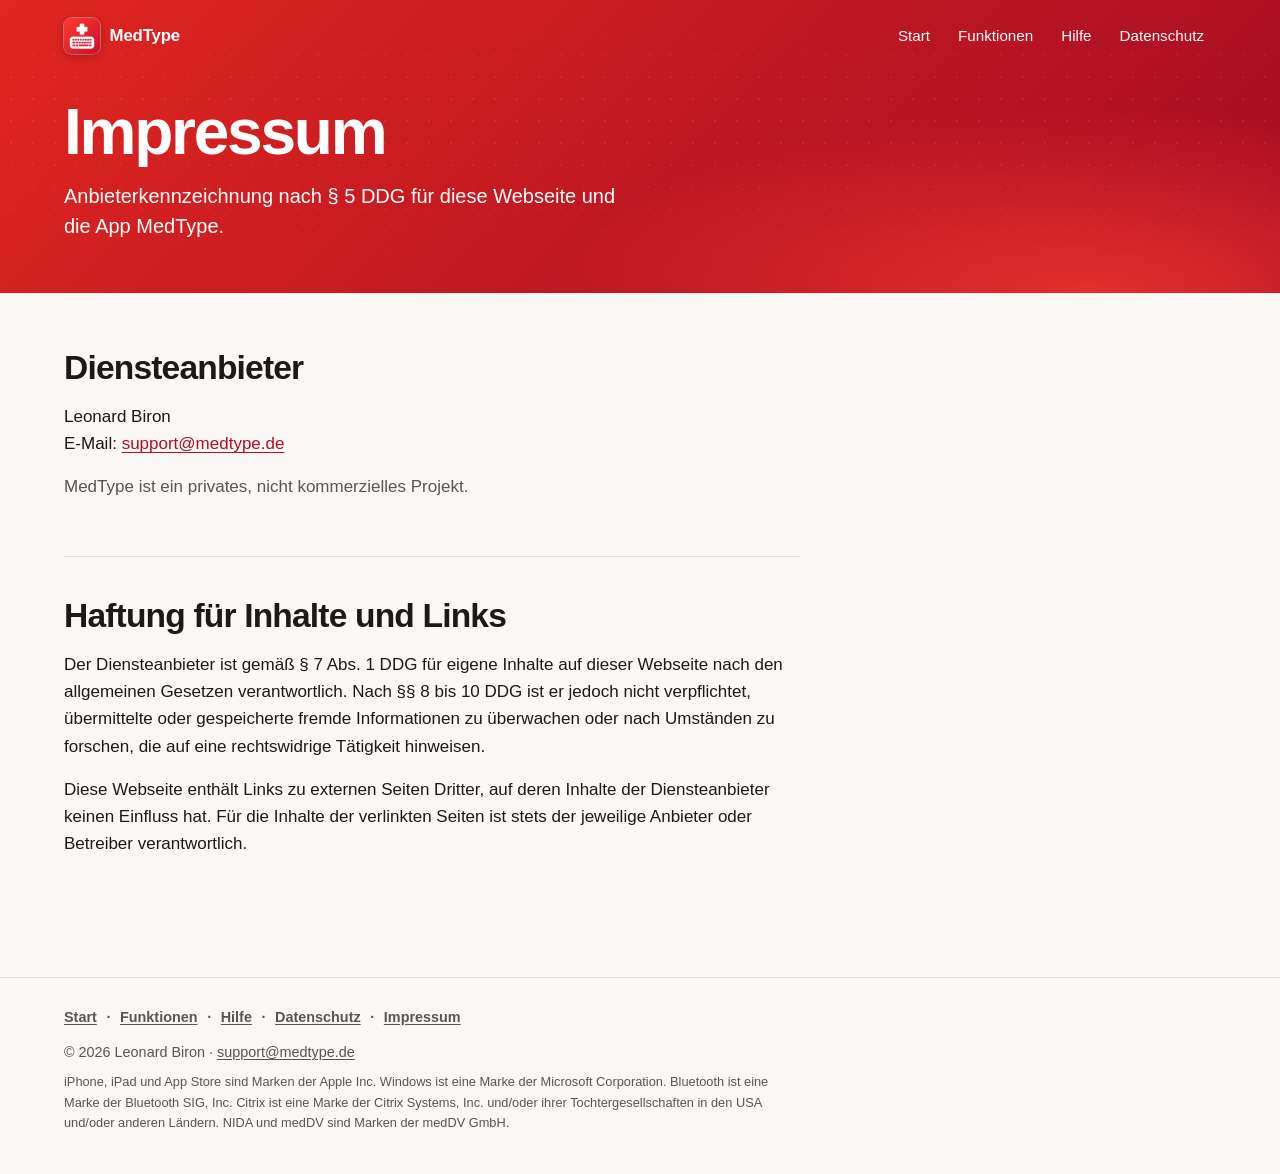
<file: impressum.html>
<!doctype html>
<html lang="de">
<head>
<meta charset="utf-8">
<meta name="viewport" content="width=device-width, initial-scale=1">
<meta name="color-scheme" content="light dark">
<title>MedType – Impressum</title>
<script>/* Adresse ohne „.html“ anzeigen */(function(){var p=location.pathname;if(/\.html$/.test(p)){history.replaceState(null,"",(/\/index\.html$/.test(p)?p.replace(/index\.html$/,""):p.replace(/\.html$/,""))+location.search+location.hash)}})();</script>
<meta name="description" content="Impressum der Webseite und App MedType: Anbieterkennzeichnung nach § 5 DDG mit Kontakt.">
<meta name="theme-color" content="#e0261f" media="(prefers-color-scheme: light)">
<meta name="theme-color" content="#9e1a1f" media="(prefers-color-scheme: dark)">
<meta property="og:type" content="website">
<meta property="og:locale" content="de_DE">
<meta property="og:site_name" content="MedType">
<meta property="og:title" content="MedType – Impressum">
<meta property="og:description" content="Anbieterkennzeichnung nach § 5 DDG für die Webseite und App MedType.">
<meta property="og:url" content="https://medtype.de/impressum">
<meta property="og:image" content="https://medtype.de/assets/og-image.jpg">
<meta property="og:image:width" content="1200">
<meta property="og:image:height" content="630">
<meta property="og:image:alt" content="MedType-App-Icon, der Satz „Vom Smartphone direkt in den PC.“ und zwei Smartphones mit der App">
<meta name="twitter:card" content="summary_large_image">
<link rel="icon" type="image/png" sizes="64x64" href="assets/favicon-64.png">
<link rel="apple-touch-icon" href="assets/apple-touch-icon.png">
<link rel="canonical" href="https://medtype.de/impressum">
<link rel="stylesheet" href="assets/site.css?v=7">
<link rel="stylesheet" href="assets/doc.css?v=6">
</head>
<body class="doc">
<a class="skip" href="#inhalt">Zum Inhalt springen</a>

<header class="band doc-band">
  <div class="band-inner">
    <div class="topnav">
      <a class="brand" href="./">
        <img src="assets/icon-96.png" width="36" height="36" alt="">
        <span class="brand-name">MedType</span>
      </a>
      <nav class="site-nav" aria-label="Hauptnavigation">
        <ul>
          <li><a href="./">Start</a></li>
          <li><a href="/funktionen">Funktionen</a></li>
          <li><a href="/hilfe">Hilfe</a></li>
          <li><a href="/datenschutz">Datenschutz</a></li>
        </ul>
      </nav>
    </div>
    <div class="doc-hero">
      <h1>Impressum</h1>
      <p class="lead">Anbieterkennzeichnung nach § 5 DDG für diese Webseite und die App MedType.</p>
    </div>
  </div>
</header>

<div class="doc-layout doc-layout--single">
<main id="inhalt" class="doc-main">
  <section class="doc-section" aria-labelledby="anbieter">
    <h2 id="anbieter">Diensteanbieter</h2>
    <address>
      Leonard Biron<br>
      E-Mail: <a href="mailto:support@medtype.de">support@medtype.de</a>
    </address>
    <p class="muted">MedType ist ein privates, nicht kommerzielles Projekt.</p>
  </section>

  <section class="doc-section" aria-labelledby="haftung">
    <h2 id="haftung">Haftung für Inhalte und Links</h2>
    <p>Der Diensteanbieter ist gemäß § 7 Abs. 1 DDG für eigene Inhalte auf dieser Webseite nach den
      allgemeinen Gesetzen verantwortlich. Nach §§ 8 bis 10 DDG ist er jedoch nicht verpflichtet, übermittelte oder
      gespeicherte fremde Informationen zu überwachen oder nach Umständen zu forschen, die auf eine rechtswidrige
      Tätigkeit hinweisen.</p>
    <p>Diese Webseite enthält Links zu externen Seiten Dritter, auf deren Inhalte der Diensteanbieter keinen Einfluss hat. Für die
      Inhalte der verlinkten Seiten ist stets der jeweilige Anbieter oder Betreiber verantwortlich.</p>
  </section>
</main>
</div>

<footer class="site-footer">
  <div class="wrap">
    <nav aria-label="Fußzeile">
      <ul>
        <li><a href="./">Start</a></li>
        <li><a href="/funktionen">Funktionen</a></li>
        <li><a href="/hilfe">Hilfe</a></li>
        <li><a href="/datenschutz">Datenschutz</a></li>
        <li><a href="/impressum" aria-current="page">Impressum</a></li>
      </ul>
    </nav>
    <p>© 2026 Leonard Biron · <a href="mailto:support@medtype.de">support@medtype.de</a></p>
    <p class="fine">iPhone, iPad und App Store sind Marken der
      Apple Inc. Windows ist eine Marke der Microsoft Corporation. Bluetooth ist eine Marke der Bluetooth SIG, Inc.
      Citrix ist eine Marke der Citrix Systems, Inc. und/oder ihrer Tochtergesellschaften in den USA und/oder anderen Ländern.
      NIDA und medDV sind Marken der medDV GmbH.</p>
  </div>
</footer>
</body>
</html>
</file>
<file: assets/site.css>
/* MedType – gemeinsame Gestaltung (Farben, Schrift, Kopf- und Fußzeile) für alle Seiten */

:root {
  color-scheme: light dark;
  --bg: #faf7f5;
  --surface: #ffffff;
  --surface-2: #f3eeeb;
  --text: #1c1918;
  --muted: #5b5450;
  --line: #e6deda;
  --accent: #b00d28;
  --accent-soft: #fbe9e9;
  --brand-1: #ff3b30;
  --brand-2: #c8102e;
  --band-1: #e0261f;
  --band-2: #a30b24;
  --on-band: #ffffff;
  --on-pill: #9b0b22;
  --ok: #1d7a3a;
  --ok-soft: #e8f5ec;
  --ink: #1d1214;
  --ink-text: #f6efed;
  --ink-muted: #d3c6c3;
  --ink-accent: #ffb4ad;
  --phone-bezel: #0f0f11;
  --shadow: 0 1px 2px rgba(60, 20, 20, .06), 0 8px 24px rgba(60, 20, 20, .06);
  --shadow-phone: 0 40px 70px -30px rgba(70, 8, 18, .55), 0 14px 28px -14px rgba(0, 0, 0, .35);
  --radius: 14px;
  --radius-lg: 28px;
  --measure: 44rem;
  --wide: 72rem;
  --page-w: var(--measure);
  --gutter: 16px;
  --font: -apple-system, BlinkMacSystemFont, "SF Pro Display", "Segoe UI", Roboto, "Helvetica Neue", Arial, sans-serif;
  --ease-out: cubic-bezier(.16, 1, .3, 1);
}

@media (min-width: 48rem) {
  :root { --gutter: 32px; }
}

@media (prefers-color-scheme: dark) {
  :root {
    --bg: #121011;
    --surface: #1c191a;
    --surface-2: #242021;
    --text: #f3efed;
    --muted: #b5aca8;
    --line: #322c2d;
    --accent: #ff7a70;
    --accent-soft: #2c1718;
    --band-1: #9e1a1f;
    --band-2: #5c0a17;
    --ok: #5fd38a;
    --ok-soft: #12251a;
    --ink: #1f1517;
    --shadow: 0 1px 2px rgba(0, 0, 0, .4), 0 8px 24px rgba(0, 0, 0, .3);
    --shadow-phone: 0 40px 70px -30px rgba(0, 0, 0, .85), 0 0 0 1px rgba(255, 255, 255, .12);
  }
}

/* Grundlagen */
*, *::before, *::after { box-sizing: border-box; }
html { -webkit-text-size-adjust: 100%; text-size-adjust: 100%; }
body {
  margin: 0;
  background: var(--bg);
  color: var(--text);
  font: 17px/1.6 var(--font);
  overflow-wrap: break-word;
}
img { display: block; max-width: 100%; height: auto; }
a { color: var(--accent); text-underline-offset: .15em; }
a:hover { text-decoration-thickness: 2px; }
:focus-visible { outline: 3px solid var(--accent); outline-offset: 3px; border-radius: 6px; }
.band :focus-visible, .ink :focus-visible { outline-color: #ffffff; }
/* Links im Fließtext des roten Bands: weiß und unterstrichen statt rot auf rot */
.band p a:not([class]) { color: var(--on-band); text-decoration-color: rgba(255, 255, 255, .6); }
.band p a:not([class]):hover { text-decoration-color: #ffffff; }

/* Hinweis: ruhige Fläche mit Info-Symbol (Hilfe, Datenschutz, Startseite) */
.note {
  position: relative;
  margin: 0 0 .9rem;
  padding: .8rem 1rem .8rem 2.9rem;
  border-radius: var(--radius);
  background: var(--surface-2);
}
.note::before {
  content: ""; position: absolute; left: 1rem; top: 1.05rem;
  width: 1.2rem; height: 1.2rem;
  background: var(--accent);
  -webkit-mask: url("data:image/svg+xml,%3Csvg xmlns='http://www.w3.org/2000/svg' viewBox='0 0 24 24' fill='none' stroke='%23000' stroke-linecap='round'%3E%3Ccircle cx='12' cy='12' r='9.2' stroke-width='1.9'/%3E%3Cpath d='M12 11.2v5.3' stroke-width='2.2'/%3E%3Cpath d='M12 7.7v.1' stroke-width='2.6'/%3E%3C/svg%3E") center / contain no-repeat;
  mask: url("data:image/svg+xml,%3Csvg xmlns='http://www.w3.org/2000/svg' viewBox='0 0 24 24' fill='none' stroke='%23000' stroke-linecap='round'%3E%3Ccircle cx='12' cy='12' r='9.2' stroke-width='1.9'/%3E%3Cpath d='M12 11.2v5.3' stroke-width='2.2'/%3E%3Cpath d='M12 7.7v.1' stroke-width='2.6'/%3E%3C/svg%3E") center / contain no-repeat;
}

.wrap {
  max-width: calc(var(--page-w) + 2 * var(--gutter));
  margin-inline: auto;
  padding-inline: var(--gutter);
}
.sr-only {
  position: absolute; width: 1px; height: 1px; padding: 0; margin: -1px;
  overflow: hidden; clip: rect(0 0 0 0); white-space: nowrap; border: 0;
}
.skip {
  position: absolute; left: -999px; top: 0; z-index: 10;
  background: var(--surface); color: var(--text);
  padding: .5rem .75rem; border-radius: 8px;
}
.skip:focus { left: 1rem; top: 1rem; }

/* Kopfbereich: rotes Band mit Marke und Navigation */
.band {
  position: relative;
  background: linear-gradient(135deg, var(--band-1), var(--band-2));
  color: var(--on-band);
}
.band-inner {
  position: relative;
  z-index: 1;
  max-width: calc(var(--page-w) + 2 * var(--gutter));
  margin: 0 auto;
  padding: 1.1rem var(--gutter) 2.75rem;
}
.topnav {
  display: flex; align-items: center; justify-content: space-between; gap: 1rem;
  font-size: .95rem;
}
.brand {
  display: inline-flex; align-items: center; gap: .6rem;
  color: var(--on-band); text-decoration: none;
  font-weight: 700; font-size: 1.05rem; letter-spacing: -.01em;
}
.brand img {
  width: 36px; height: 36px; flex: none;
  border-radius: 22.5%;
  box-shadow: 0 2px 8px rgba(0, 0, 0, .25), 0 0 0 1px rgba(255, 255, 255, .35);
}
.site-nav ul { list-style: none; margin: 0; padding: 0; display: flex; gap: .25rem; }
.site-nav a {
  display: block;
  padding: .4rem .75rem;
  border-radius: 999px;
  color: var(--on-band);
  font-weight: 500;
  text-decoration: none;
  transition: background-color .2s ease;
}
.site-nav a:hover { background: rgba(40, 0, 8, .24); }
.site-nav a[aria-current="page"] { background: #ffffff; color: var(--on-pill); font-weight: 650; }
.site-nav a:focus-visible { border-radius: 999px; }

/* Schmal: Die Navigation bekommt eine eigene Zeile unter dem Logo, damit alle Punkte Platz haben */
@media (max-width: 32rem) {
  .topnav { flex-wrap: wrap; row-gap: .7rem; }
  .site-nav { flex: 1 0 100%; }
  .site-nav ul { gap: .15rem; margin-left: -.6rem; }
  .site-nav a { padding: .4rem .6rem; font-size: .92rem; }
}
@media (max-width: 23rem) {
  .site-nav ul { gap: .05rem; margin-left: -.45rem; }
  .site-nav a { padding: .38rem .45rem; font-size: .87rem; }
}

/* Fußzeile */
.site-footer { border-top: 1px solid var(--line); color: var(--muted); font-size: .9rem; }
.site-footer .wrap { display: grid; gap: .5rem; padding-top: 1.75rem; padding-bottom: 2.5rem; }
.site-footer p { margin: 0; }
.site-footer a { color: var(--muted); }
.site-footer a:hover { color: var(--text); }
.site-footer ul { list-style: none; margin: 0 0 .25rem; padding: 0; display: flex; flex-wrap: wrap; font-weight: 600; }
.site-footer li + li::before { content: "·"; content: "·" / ""; margin: 0 .6rem; }
.site-footer .fine { font-size: .8rem; max-width: 46rem; }

@media (prefers-reduced-motion: reduce) {
  *, *::before, *::after {
    animation-duration: .01ms !important;
    animation-iteration-count: 1 !important;
    transition-duration: .01ms !important;
    scroll-behavior: auto !important;
  }
}

@media print {
  .band { background: none; color: var(--text); }
  .band .brand { color: var(--text); }
  .site-nav, .skip { display: none; }
}
</file>
<file: assets/home.css>
/* MedType – Produktseite (index.html): Startbereich, Ablauf, Funktionen, Datenschutz, Voraussetzungen, Fragen */

.home { --page-w: var(--wide); }
:root {
  --led-blue: #1f6fe5;
  --led-green: #18803a;
}

/* Startbereich */
.hero-band { overflow-x: clip; }
.hero-band::before,
.hero-band::after { content: ""; position: absolute; inset: 0; pointer-events: none; }
.hero-band::before {
  background: radial-gradient(90% 40% at 50% 100%, rgba(255, 59, 48, .75), transparent 70%);
}
.hero-band::after {
  background-image: radial-gradient(rgba(255, 255, 255, .09) 1px, transparent 1.6px);
  background-size: 22px 22px;
  -webkit-mask-image: linear-gradient(180deg, transparent, #000 35%, transparent);
  mask-image: linear-gradient(180deg, transparent, #000 35%, transparent);
}
.hero-band .band-inner { padding-bottom: 0; }
.hero { display: grid; gap: 2.75rem; padding-top: 2.75rem; }
.hero-app {
  display: flex; align-items: center; gap: .9rem;
  margin: 0 0 1.5rem;
  font-size: 1.3rem; font-weight: 700; letter-spacing: -.01em;
}
.hero-icon {
  width: 72px; height: 72px;
  border-radius: 22.5%;
  box-shadow: 0 12px 30px -8px rgba(60, 0, 10, .6), 0 0 0 1px rgba(255, 255, 255, .4);
}
.hero h1 {
  font-size: clamp(2.5rem, 1.3rem + 5.6vw, 4.75rem);
  font-weight: 800;
  line-height: 1.02;
  letter-spacing: -.035em;
  margin: 0 0 1.2rem;
  text-wrap: balance;
}
.hero-lead {
  font-size: clamp(1.1rem, 1rem + .5vw, 1.3rem);
  line-height: 1.5;
  max-width: 33rem;
  margin: 0 0 2rem;
}
.hero-actions { display: flex; flex-wrap: wrap; align-items: center; gap: .9rem 1.5rem; }
.hero-cta {
  display: inline-flex; align-items: center; gap: .6rem;
  padding: .8rem 1.35rem .8rem 1.15rem;
  border-radius: 999px;
  background: #ffffff; color: var(--on-pill);
  font-weight: 700; text-decoration: none;
  box-shadow: 0 14px 28px -12px rgba(60, 0, 10, .75);
  transition: transform .2s var(--ease-out), box-shadow .2s var(--ease-out);
}
.hero-cta svg { width: 1.2rem; height: 1.2rem; flex: none; }
.hero-cta:hover { transform: translateY(-2px); box-shadow: 0 20px 34px -14px rgba(60, 0, 10, .85); }
.hero-cta:active { transform: translateY(0) scale(.98); box-shadow: 0 8px 18px -10px rgba(60, 0, 10, .75); }
.hero-cta:focus-visible { border-radius: 999px; }
/* Statuszeile und App-Store-Knopf in einer Reihe, mittig ausgerichtet und gleich hoch (2.5rem = 40px, Apples Mindesthöhe) */
.hero-meta { display: flex; flex-wrap: wrap; align-items: center; gap: .75rem 1rem; margin-top: 1.6rem; }
.app-store-badge { display: block; flex: none; line-height: 0; }
.app-store-badge img { display: block; height: 2.5rem; width: auto; }
.status {
  display: inline-flex; align-items: center; gap: .55rem;
  box-sizing: border-box; min-height: 2.5rem;
  margin: 0;
  padding: .3rem .85rem .3rem .7rem;
  border: 1.5px solid rgba(255, 255, 255, .7);
  border-radius: 999px;
  color: var(--on-band);
  font-size: .9rem; font-weight: 600;
}
.status-dot { position: relative; width: .5rem; height: .5rem; border-radius: 50%; background: #ffffff; }
.hero-link {
  color: var(--on-band); font-weight: 600;
  text-underline-offset: .3em;
  padding: .5rem 0;
}
.hero-link span { display: inline-block; transition: transform .25s var(--ease-out); }
.hero-link:hover span { transform: translateX(4px); }

.hero-visual {
  --phone: min(44vw, 230px);
  display: grid; place-items: center;
  margin-bottom: -5.5rem;
}
.hero-visual .phone { grid-area: 1 / 1; width: var(--phone); }
.phone--back { translate: -40% -3%; rotate: -8deg; scale: .9; }
.phone--front { translate: 22% 4%; rotate: 4deg; }

/* Handy-Rahmen für Bildschirmfotos */
.phone {
  position: relative;
  overflow: hidden;
  border: 7px solid var(--phone-bezel);
  border-radius: 15% / 7%;
  background: var(--phone-bezel);
  box-shadow: var(--shadow-phone);
}
.phone img { width: 100%; }

/* Abschnitte */
.section { padding: 4.5rem 0; }
.section-head { max-width: 40rem; margin-bottom: 2.5rem; }
.kicker {
  display: flex; align-items: center; gap: .7rem;
  margin: 0 0 .9rem;
  color: var(--accent);
  font-size: .8rem; font-weight: 700; letter-spacing: .12em; text-transform: uppercase;
}
.kicker::before {
  content: ""; flex: none; width: 1.75rem; height: 3px; border-radius: 2px;
  background: linear-gradient(90deg, var(--brand-1), var(--brand-2));
}
.display {
  font-size: clamp(1.9rem, 1.2rem + 3vw, 3.1rem);
  font-weight: 800;
  line-height: 1.08;
  letter-spacing: -.03em;
  margin: 0 0 1rem;
  text-wrap: balance;
}
.lede { font-size: 1.1rem; color: var(--muted); margin: 0; }
.path { font-weight: 600; }

/* So funktioniert's */
.how { padding-top: calc(5.5rem + 3.5rem); }
.how-steps { list-style: none; margin: 0; padding: 0; display: grid; gap: 2.25rem; }
.how-steps li { position: relative; padding-top: 4.4rem; }
/* Schrittbild: Nummer und Dongle, dessen LED dauerhaft so leuchtet wie am echten Gerät in diesem Schritt
   (langsam blau, schnell blau, grün mit Flackern beim Tippen; Dongle und LED-Muster aus devices.css). */
.how-stick {
  position: absolute; top: 0; left: 0;
  display: flex; align-items: center; gap: .75rem;
  height: 3.1rem;
}
.how-num { min-width: .8em; color: var(--accent); font-size: 1.6rem; font-weight: 800; line-height: 1; }
.how-stick .dv-stick { width: 7.5rem; }
.how-steps h3 { font-size: 1.25rem; line-height: 1.25; letter-spacing: -.01em; margin: 0 0 .45rem; }
.how-steps p { margin: 0; color: var(--muted); }
.how-steps .led-note {
  display: inline-flex; align-items: center; gap: .5rem;
  margin-top: .9rem;
  padding: .3rem .75rem .3rem .6rem;
  border-radius: 14px;
  background: var(--surface-2);
  color: var(--text);
  font-size: .88rem; font-weight: 600; line-height: 1.4;
}
.led-dot { flex: none; width: .55rem; height: .55rem; border-radius: 50%; background: var(--led-blue); }
.led-dot--green { background: var(--led-green); }

/* Funktionen: abwechselnd Bild und Text */
.features { padding-bottom: 1rem; }
.feature { display: grid; gap: 2rem; align-items: center; padding: 2.5rem 0; }
.feature-media { margin: 0; }
.stage {
  position: relative;
  display: flex; justify-content: center; align-items: flex-start; gap: .9rem;
  aspect-ratio: 4 / 5;
  padding: 2.75rem 1.5rem 0;
  overflow: hidden;
  border-radius: var(--radius-lg);
  background:
    radial-gradient(110% 70% at 15% 0%, rgba(255, 59, 48, .22), transparent 62%),
    linear-gradient(165deg, var(--surface-2), var(--accent-soft));
}
.stage .phone { width: min(62%, 270px); flex: none; }
/* dunkles Bildschirmfoto auf dunkler Bühne */
.stage--dark {
  background:
    radial-gradient(80% 60% at 85% 100%, rgba(255, 59, 48, .45), transparent 65%),
    linear-gradient(165deg, #2a1d20, var(--ink));
}
.stage--dark .phone { box-shadow: 0 40px 70px -30px rgba(0, 0, 0, .9), 0 0 0 1px rgba(255, 255, 255, .14); }
/* breiterer Ausschnitt, größeres Handy am Rand */
.stage--wide { aspect-ratio: 5 / 4; justify-content: flex-end; padding: 2rem 9% 0 0; }
.stage--wide .phone { width: min(70%, 330px); rotate: 3deg; transform-origin: 50% 0; }
/* zwei Handys, das zweite überlappt */
.stage--duo { gap: 0; padding-inline: 1rem; }
.stage--duo .phone { width: min(52%, 250px); }
.stage--duo .phone:first-child { rotate: -4deg; margin-top: 1rem; }
.stage--duo .phone + .phone { margin: 3.25rem 0 0 -12%; z-index: 1; }
.feature-media figcaption { margin-top: .7rem; color: var(--muted); font-size: .9rem; }
.feature-copy p { margin: 0 0 1rem; }
.feature-copy p:last-child { margin-bottom: 0; }
/* Weiter zur Vorführung bzw. zur Hilfe */
.feature-copy .feature-more { margin-top: 1.25rem; font-weight: 650; }
.feature-more a { text-decoration: none; }
.feature-more a:hover { text-decoration: underline; }

/* Außerdem */
.extras { padding-top: 2.5rem; }
.extras h2 { font-size: 1.35rem; letter-spacing: -.01em; margin: 0 0 1rem; }
.extras ul {
  list-style: none; margin: 0; padding: 0;
  display: grid; gap: 0 2rem;
  grid-template-columns: repeat(auto-fit, minmax(15rem, 1fr));
}
.extras li { border-top: 1px solid var(--line); padding: .95rem 0 1.1rem; color: var(--muted); }
.extras strong { display: block; color: var(--text); }

/* Datenschutz */
.ink {
  background:
    radial-gradient(70% 90% at 100% 0%, rgba(200, 16, 46, .5), transparent 62%),
    var(--ink);
  color: var(--ink-text);
}
.ink .kicker { color: var(--ink-accent); }
.ink a { color: var(--ink-accent); font-weight: 600; }
.ink .display { max-width: 18ch; }
.ink-list {
  list-style: none; margin: 2.5rem 0 2rem; padding: 0;
  display: grid; gap: 1.5rem 2.5rem;
  grid-template-columns: repeat(auto-fit, minmax(14rem, 1fr));
}
.ink-list li { border-top: 2px solid rgba(255, 255, 255, .2); padding-top: 1.1rem; color: var(--ink-muted); }
.ink-list strong { display: block; color: var(--ink-text); font-size: 1.15rem; margin-bottom: .35rem; }

/* Voraussetzungen */
.needs-list {
  list-style: none; margin: 0 0 2rem; padding: 0;
  display: grid; gap: 2rem;
}
.needs-list li { display: grid; grid-template-columns: auto 1fr; gap: 0 1rem; align-items: start; align-content: start; }
.needs-icon {
  grid-row: span 2;
  width: 3.25rem; height: 3.25rem;
  display: grid; place-items: center;
  border-radius: 16px;
  background: var(--accent-soft); color: var(--accent);
}
.needs-icon svg { width: 1.6rem; height: 1.6rem; }
.needs-list h3 { font-size: 1.15rem; line-height: 1.3; margin: .1rem 0 .35rem; }
.needs-list p { margin: 0; color: var(--muted); }
/* Hinweis unter den Voraussetzungen: helle Karte statt Fläche, sonst wie .note (site.css) */
.needs-note {
  margin: 0 0 1rem;
  border: 1px solid var(--line);
  background: var(--surface);
  box-shadow: var(--shadow);
}
.disclaimer { margin: 0; color: var(--muted); font-size: .92rem; }

/* Fragen */
.ask { padding-top: 1rem; }
.ask-inner {
  display: grid; gap: 1rem 3rem;
  border-top: 4px solid transparent;
  border-image: linear-gradient(90deg, var(--brand-1), var(--brand-2)) 1;
  padding-top: 3rem;
}
.ask-title { font-size: clamp(2.6rem, 1.6rem + 5vw, 5rem); margin: 0; }
.ask-lead { font-size: 1.15rem; margin: 0 0 1rem; }
.mail {
  display: inline-block;
  margin: 0 0 1.25rem;
  font-size: clamp(1.25rem, 1rem + 1.6vw, 1.9rem);
  font-weight: 750;
  letter-spacing: -.02em;
  overflow-wrap: anywhere;
}
.ask p.muted { color: var(--muted); margin: 0; }

@media (min-width: 40rem) {
  .how-steps { grid-template-columns: repeat(3, 1fr); gap: 2rem; }
  .how-steps li:not(:last-child)::after {
    content: ""; position: absolute; top: calc(1.55rem - 1px); left: 10.3rem; right: -1rem;
    height: 2px; background: linear-gradient(90deg, var(--line), transparent);
  }
  .needs-list { grid-template-columns: repeat(3, 1fr); }
  .needs-list li { grid-template-columns: 1fr; }
  .needs-icon { grid-row: auto; margin-bottom: .9rem; }
}

@media (min-width: 56rem) {
  .hero { grid-template-columns: 1.1fr .9fr; align-items: center; gap: 2rem; padding-top: 2rem; }
  .hero-copy { padding-bottom: 4.5rem; }
  .hero-band::before {
    background: radial-gradient(45% 75% at 80% 55%, rgba(255, 59, 48, .8), transparent 70%);
  }
  .hero-visual { --phone: clamp(220px, 21vw, 275px); margin-bottom: -7rem; padding-top: 1.5rem; }
  .hero-icon { width: 84px; height: 84px; }
  .how { padding-top: calc(7rem + 4.5rem); }
  .how-stick .dv-stick { width: 9rem; }
  .how-steps li:not(:last-child)::after { left: 11.8rem; }
  .feature { grid-template-columns: 1fr 1fr; gap: 4.5rem; padding: 4rem 0; }
  .feature--flip .feature-media { order: 2; }
  .stage { aspect-ratio: 1 / 1; }
  .stage--wide { aspect-ratio: 6 / 5; }
  .ask-inner { grid-template-columns: auto 1fr; align-items: start; }
}

@media (prefers-reduced-motion: no-preference) {
  .hero-visual { animation: rise 1s var(--ease-out) both; }
  /* Punkte in „LED blinkt …“ blinken wie die LED (Muster aus devices.css) */
  .led-dot--slow { animation: dv-led-slow 1.5s linear infinite; }
  .led-dot--fast { animation: dv-led-fast .33s linear infinite; }
  .led-dot--typing { animation: dv-led-typing 3s linear infinite; }
  .status-dot::after {
    content: ""; position: absolute; inset: 0; border-radius: 50%;
    background: #ffffff;
    animation: ping 2.6s var(--ease-out) 1s 3 both;
  }

  @supports (animation-timeline: view()) {
    .stage .phone {
      animation: lift linear both;
      animation-timeline: view();
      animation-range: entry 0% entry 90%;
    }
  }
}
@keyframes rise { from { transform: translateY(40px); } }
@keyframes ping { 0% { transform: scale(1); opacity: .7; } 80%, 100% { transform: scale(2.8); opacity: 0; } }
@keyframes lift { from { transform: translateY(3.5rem); } }

@media print {
  .hero-visual, .stage { display: none; }
  .ink { background: none; color: var(--text); }
}
</file>
<file: assets/devices.css>
/* MedType – Geräte-Illustrationen für Startseite und Hilfe: der Dongle in der weißen Hülle (LED und Taste
   hintereinander, wahlweise im USB-Anschluss des PCs) und ein Smartphone mit der MedType-Oberfläche wie in der App.
   Alles ist Illustration (aria-hidden), die Bedeutung steht immer im Text daneben. Die Schleifen laufen dauerhaft
   und nur mit CSS. Alle Teile einer Szene dauern gleich lang (6 s) und bleiben so im Takt. Mit „Bewegung
   reduzieren“ steht jede Szene still im wichtigsten Moment. Größe: Schriftgröße von .dv-pair / .dv-phone (em). */

:root {
  --dv-led-blue: #2f7bff;
  --dv-led-green: #2fd158;
  --dv-led-red: #ff3b30;
}

/* ---------- Dongle ---------- */
.dv-stick {
  display: block;
  width: var(--dv-w, 7.5rem); height: auto;
  overflow: visible;
  color: var(--dv-led-blue);
  filter: drop-shadow(0 .3rem .45rem rgba(60, 20, 20, .16));
}
/* Dongle am PC (.dv-edge): Der rote PC-Rand, der Schatten und das Einstecken reichen über den Rahmen des Dongles
   (viewBox -16 -14 162 76) hinaus. Safari schneidet ein SVG dabei manchmal an seiner viewBox ab, deshalb ist die viewBox
   so groß, dass alles hineinpasst (-27 -30 218 122). Negative Ränder gleichen das aus: Platzbedarf, Lage und Größe
   bleiben wie beim Rahmen. --dv-w ist die Breite des Rahmens, --dv-u eine Einheit der viewBox. */
.dv-edge {
  --dv-u: calc(var(--dv-w, 7.5rem) / 162);
  width: calc(var(--dv-u) * 218);
  margin: calc(var(--dv-u) * -16) calc(var(--dv-u) * -45) calc(var(--dv-u) * -30) calc(var(--dv-u) * -11);
  pointer-events: none;
}
.dv-stick--on, .dv-stick--typing, .dv-stick--saved, .dv-stick--send { color: var(--dv-led-green); }
.dv-stick--reject, .dv-stick--reset, .dv-stick--error { color: var(--dv-led-red); }
.dv-stick--off .hs-on { opacity: 0; }
.hs-plug { fill: #1d1d1f; }
.hs-pins { stroke: #d6b25e; stroke-width: 3.5; stroke-linecap: round; }
.hs-case { fill: #f6f6f4; stroke: #cfcfcb; stroke-width: 1; }
.hs-hole { fill: #d4d4cf; }
.hs-on { fill: currentColor; }
.hs-button { fill: #fbfbfa; stroke: #d5d5d0; stroke-width: 1.2; transform-box: fill-box; transform-origin: center; }
/* Seite des PCs mit USB-Anschluss (rot wie der Tablet-PC auf der Startseite) */
.hs-edge { fill: #dc3a31; }
.hs-edge-hi { fill: #ef6a5f; }
.hs-slot { fill: #1d1d1f; }
/* Finger auf der Taste, Ring zeigt die 3 Sekunden */
.hs-press { opacity: 0; }
.hs-finger { fill: rgba(40, 16, 16, .16); }
.hs-ring { fill: none; stroke: var(--accent, #b00d28); stroke-width: 2.6; stroke-linecap: round; }
.dv-stick--hold .hs-press { opacity: 1; }
@media (prefers-color-scheme: dark) {
  .dv-stick { filter: drop-shadow(0 .3rem .45rem rgba(0, 0, 0, .5)); }
  .hs-plug { stroke: rgba(255, 255, 255, .22); stroke-width: 1; }
  .hs-case { fill: #ecebe8; }
  .hs-edge { fill: #b8302b; }
  .hs-edge-hi { fill: #d24a42; }
  .hs-finger { fill: rgba(255, 255, 255, .26); }
}

/* ---------- Smartphone ----------
   Nachgebaut nach den Ansichten der App: „Type“ mit Verbindungsstatus oben links, Moduswahl, Hinweis ohne Verbindung,
   Schreibfeld, „Nach dem Senden leeren“, „Senden“ und Tab-Leiste; „Dongle verbinden“ als halbes Blatt; Einstellungen. */
.dv-phone {
  --app-bg: #f2f2f7;
  --app-card: #ffffff;
  --app-bar: rgba(250, 250, 252, .96);
  --app-seg: #e3e3e8;
  --app-seg-on: #ffffff;
  --app-text: #000000;
  --app-muted: #8a8a8e;
  --app-faint: #c2c2c7;
  --app-sep: rgba(60, 60, 67, .16);
  --app-fill: rgba(120, 120, 128, .16);
  --app-blue: #0a84ff;
  --app-link: #007aff;
  --app-green: #34c759;
  --app-orange: #ff9500;
  --app-off-bg: rgba(120, 120, 128, .2);
  --app-off-text: rgba(60, 60, 67, .32);
  --app-sheet: #f2f2f7;
  --app-sheet-card: #ffffff;
  --app-alert: rgba(250, 250, 252, .97);
  --app-tap: rgba(0, 0, 0, .2);
  --app-wall: linear-gradient(160deg, #ffd9cf 0%, #f6c7d2 45%, #d9d4f4 100%);
  position: relative;
  flex: none;
  width: 14.5em; height: 30em;
  padding: .4em;
  border-radius: 2.3em;
  background: var(--phone-bezel, #0f0f11);
  box-shadow: 0 1.4em 2.2em -1.1em rgba(70, 8, 18, .5), 0 .5em 1em -.5em rgba(0, 0, 0, .3),
    inset 0 0 0 1px rgba(255, 255, 255, .14);
  font-family: -apple-system, BlinkMacSystemFont, "SF Pro Text", "Segoe UI", Roboto, sans-serif;
  font-size: var(--dv-size, .5rem);
  line-height: 1.25;
  text-align: left;
  letter-spacing: 0;
}
@media (prefers-color-scheme: dark) {
  .dv-phone {
    --app-bg: #000000;
    --app-card: #1c1c1e;
    --app-bar: rgba(22, 22, 24, .96);
    --app-seg: #1c1c1e;
    --app-seg-on: #636366;
    --app-text: #ffffff;
    --app-muted: #8e8e93;
    --app-faint: #48484a;
    --app-sep: rgba(84, 84, 88, .6);
    --app-fill: rgba(120, 120, 128, .28);
    --app-link: #0a84ff;
    --app-green: #30d158;
    --app-orange: #ff9f0a;
    --app-off-bg: rgba(120, 120, 128, .3);
    --app-off-text: rgba(235, 235, 245, .3);
    --app-sheet: #1c1c1e;
    --app-sheet-card: #2c2c2e;
    --app-alert: rgba(44, 44, 46, .98);
    --app-tap: rgba(255, 255, 255, .32);
    --app-wall: linear-gradient(160deg, #4a2230 0%, #2b1c3c 55%, #141a33 100%);
    box-shadow: 0 1.4em 2.2em -1.1em rgba(0, 0, 0, .85), inset 0 0 0 1px rgba(255, 255, 255, .16);
  }
}
:where(.dv-phone) :where(span, b, i, em) { display: block; font-style: normal; }
.dv-phone svg { display: block; flex: none; }
.dv-screen {
  position: relative;
  height: 100%;
  overflow: hidden;
  border-radius: 1.95em;
  background: var(--app-bg);
  color: var(--app-text);
}
.dv-notch {
  position: absolute; z-index: 9; left: 50%; top: 0;
  width: 4.8em; height: 1.2em;
  translate: -50% 0;
  border-radius: 0 0 .85em .85em;
  background: radial-gradient(circle at 70% 45%, #2a3a5c .1em, #0c0e16 .17em, transparent .2em), var(--phone-bezel, #0f0f11);
}
.dv-status {
  position: absolute; z-index: 8; left: 0; right: 0; top: 0;
  display: flex; align-items: center; justify-content: space-between;
  height: 2.3em;
  padding: .15em 1em 0 1.45em;
}
.dv-status b { font-size: .6em; font-weight: 700; }
.dv-status svg { width: 4em; height: auto; fill: currentColor; }
.dv-battery { fill: var(--app-green); }

/* Symbole in Statusfarben; pulsierende Symbole wie in der App, solange sich der Status von selbst ändert */
.dv-ico { display: grid; place-items: center; flex: none; width: 1.3em; height: 1.3em; }
.dv-ico svg { width: 100%; height: 100%; }
.dv-ico--muted { color: var(--app-muted); }
.dv-ico--orange { color: var(--app-orange); }
.dv-ico--blue { color: var(--app-link); }
.dv-ok circle { fill: var(--app-green); }
.dv-ok path { fill: none; stroke: #ffffff; stroke-width: 2.2; stroke-linecap: round; stroke-linejoin: round; }
.dv-spinner { color: var(--app-muted); }

/* Zustände, die in einer Szene wechseln: erst .dv-va, dann .dv-vb (an derselben Stelle) */
.dv-swap { display: grid; }
.dv-swap > * { grid-area: 1 / 1; }
.dv-vb { opacity: 0; }

/* Tipp-Kreis an der Stelle, die gerade angetippt wird */
.dv-tap {
  position: absolute; z-index: 4; left: 50%; top: 50%;
  width: 2.6em; height: 2.6em; margin: -1.3em 0 0 -1.3em;
  border-radius: 50%;
  background: var(--app-tap);
  opacity: 0;
  pointer-events: none;
}

/* ----- Bildschirm „Type“ (Vorschreiben) ----- */
.dv-app {
  position: absolute; inset: 2.3em 0 0;
  display: flex; flex-direction: column;
  background: var(--app-bg);
}
.dv-nav {
  display: grid; grid-template-columns: auto 1fr auto; align-items: center; gap: .4em;
  padding: .15em .7em .35em;
}
.dv-chip {
  position: relative;
  display: grid;
  padding: .35em .6em .35em .35em;
  border-radius: 99px;
  background: var(--app-card);
  box-shadow: 0 .1em .45em rgba(0, 0, 0, .08), inset 0 0 0 1px rgba(120, 120, 128, .12);
  white-space: nowrap;
}
.dv-chip > * { grid-area: 1 / 1; display: flex; align-items: center; gap: .3em; }
.dv-chip em { font-size: .5em; font-weight: 500; }
.dv-chip .dv-ico { width: 1.05em; height: 1.05em; }
.dv-title { font-size: .64em; font-weight: 700; text-align: center; white-space: nowrap; }
.dv-round {
  display: grid; place-items: center;
  width: 1.75em; height: 1.75em; border-radius: 50%;
  background: var(--app-card);
  box-shadow: 0 .1em .45em rgba(0, 0, 0, .08), inset 0 0 0 1px rgba(120, 120, 128, .12);
}
.dv-round svg { width: .95em; height: .95em; }
.dv-top { padding: 0 .7em .45em; background: var(--app-bar); box-shadow: 0 1px 0 var(--app-sep); }
.dv-seg {
  display: grid; grid-template-columns: 1fr 1fr;
  padding: .13em;
  border-radius: 99px;
  background: var(--app-seg);
  text-align: center;
}
.dv-seg > span { padding: .32em 0; border-radius: 99px; }
.dv-seg em { font-size: .48em; font-weight: 600; }
.dv-seg .is-on { background: var(--app-seg-on); box-shadow: 0 .15em .5em rgba(0, 0, 0, .1); }
.dv-hint { margin-top: .55em; }
.dv-hint > * > * { display: flex; align-items: center; gap: .45em; }
.dv-hint-text { flex: 1; min-width: 0; }
.dv-hint-text b { font-size: .5em; font-weight: 600; }
.dv-hint-text em { margin-top: .15em; color: var(--app-muted); font-size: .42em; line-height: 1.3; }
.dv-pill {
  padding: .3em .55em;
  border-radius: 99px;
  background: var(--app-fill);
  color: var(--app-link);
  white-space: nowrap;
}
.dv-pill em { font-size: .44em; font-weight: 600; }
.dv-form { flex: 1; min-height: 0; overflow: hidden; padding: .55em .7em 0; }
.dv-head-row { display: flex; align-items: baseline; justify-content: space-between; margin: 0 .5em .3em; }
.dv-head-row > em { color: var(--app-muted); font-size: .52em; font-weight: 600; }
.dv-link { display: flex; align-items: center; gap: .25em; color: var(--app-link); }
.dv-link svg { width: .9em; height: .9em; }
.dv-link em { font-size: .48em; font-weight: 600; }
.dv-field {
  position: relative;
  height: 6.4em;
  padding: .5em .6em;
  border-radius: .9em;
  background: var(--app-card);
}
.dv-field > * { position: absolute; left: .6em; right: .6em; top: .5em; }
.dv-field > .dv-typed { right: auto; }
.dv-field em { font-size: .58em; line-height: 1.35; }
.dv-ph em { color: var(--app-faint); }
.dv-typed em { white-space: nowrap; }
.dv-sum { margin: .3em .6em 0; color: var(--app-muted); }
.dv-sum em, .dv-count { font-size: .44em; font-variant-numeric: tabular-nums; }
.dv-card { border-radius: .9em; background: var(--app-card); }
.dv-li {
  position: relative;
  display: flex; align-items: center; justify-content: space-between; gap: .4em;
  min-height: 2.15em;
  padding: .3em .65em;
}
.dv-li > em, .dv-li-l em { font-size: .54em; }
.dv-li-l { display: flex; align-items: center; gap: .45em; }
.dv-li-v { display: flex; align-items: center; gap: .3em; color: var(--app-muted); }
.dv-li-v em { font-size: .52em; }
.dv-sep { height: 1px; margin-left: .65em; background: var(--app-sep); }
.dv-toggle { margin-top: .65em; }
.dv-switch { position: relative; flex: none; width: 2.15em; height: 1.3em; border-radius: 99px; background: rgba(120, 120, 128, .3); }
.dv-switch::before { content: ""; position: absolute; inset: 0; border-radius: inherit; background: var(--app-green); }
.dv-switch::after {
  content: ""; position: absolute; left: .12em; top: .12em;
  width: 1.06em; height: 1.06em; border-radius: 50%;
  background: #ffffff;
  box-shadow: 0 .1em .3em rgba(0, 0, 0, .25);
  transform: translateX(.85em);
}
.dv-note { margin: .3em .6em .6em; color: var(--app-muted); }
.dv-note em { font-size: .4em; line-height: 1.35; }
.dv-sec { margin: .2em .6em .3em; color: var(--app-muted); }
.dv-sec em { font-size: .46em; font-weight: 600; }

/* Fußleiste: Fortschritt, „Senden“ und Tab-Leiste */
.dv-footer { position: relative; padding: .45em .7em .55em; background: var(--app-bar); }
.dv-send { display: grid; height: 2.15em; }
.dv-send > * {
  grid-area: 1 / 1;
  position: relative;
  display: flex; align-items: center; justify-content: center; gap: .35em;
  border-radius: 99px;
}
.dv-send em { font-size: .62em; font-weight: 600; }
.dv-send svg { width: .85em; height: .85em; fill: currentColor; }
.dv-send-on { background: var(--app-blue); color: #ffffff; }
.dv-send-off { background: var(--app-off-bg); color: var(--app-off-text); }
.dv-tabs {
  display: grid; grid-template-columns: repeat(4, 1fr);
  margin-top: .45em; padding: .15em;
  border-radius: 99px;
  background: var(--app-card);
  box-shadow: 0 .1em .5em rgba(0, 0, 0, .08), inset 0 0 0 1px rgba(120, 120, 128, .14);
}
.dv-tabs > span { display: grid; justify-items: center; gap: .12em; padding: .3em 0 .25em; border-radius: 99px; }
.dv-tabs svg { width: 1.15em; height: 1.15em; fill: currentColor; }
.dv-tabs em { font-size: .29em; font-weight: 600; white-space: nowrap; }
.dv-tabs .is-on { background: rgba(120, 120, 128, .14); color: var(--app-link); }
.dv-progress {
  position: absolute; left: 0; right: 0; bottom: 100%;
  display: grid; grid-template-columns: 1fr auto; align-items: center; gap: .5em;
  padding: .5em .7em .45em;
  background: var(--app-bar);
  opacity: 0;
}
.dv-busy { grid-area: 1 / 1; }
.dv-cancel { grid-area: 1 / 2; }
.dv-ptitle { display: flex; align-items: center; gap: .3em; }
.dv-ptitle b { font-size: .52em; font-weight: 600; }
.dv-ptitle .dv-ico { width: 1.05em; height: 1.05em; }
.dv-pbar { height: .22em; margin: .35em 0 .25em; border-radius: 99px; background: rgba(120, 120, 128, .2); overflow: hidden; }
.dv-pbar i { height: 100%; border-radius: inherit; background: var(--app-blue); transform-origin: 0 50%; }
.dv-pcount { color: var(--app-muted); font-size: .42em; font-variant-numeric: tabular-nums; }
.dv-done { grid-row: 1; grid-column: 1 / -1; display: flex; align-items: center; gap: .45em; opacity: 0; }
.dv-done .dv-ico { width: 1.25em; height: 1.25em; }
.dv-done b { font-size: .52em; font-weight: 600; }
.dv-done em { margin-top: .1em; color: var(--app-muted); font-size: .42em; }

/* Zähler für „N Zeichen“ und „N von 21 Zeichen“ (ohne Unterstützung bleibt die Endzahl stehen) */
@property --dv-n { syntax: "<integer>"; inherits: false; initial-value: 21; }
@property --dv-p { syntax: "<integer>"; inherits: false; initial-value: 21; }
.dv-count { --dv-n: 21; counter-reset: dvn var(--dv-n); }
.dv-count::before { content: counter(dvn) " Zeichen · ca. 1 Sek."; }
.dv-pcount { --dv-p: 21; counter-reset: dvp var(--dv-p); }
.dv-pcount::before { content: counter(dvp) " von 21 Zeichen"; }

/* ----- Startbildschirm mit dem MedType-Symbol ----- */
.dv-home {
  position: absolute; inset: 0;
  display: flex; flex-direction: column; justify-content: space-between;
  padding: 3.1em 1.1em .9em;
  background: var(--app-wall);
  opacity: 0;
}
.dv-icons { display: grid; grid-template-columns: repeat(4, 2.35em); justify-content: space-between; row-gap: .75em; }
.dv-icons > i, .dv-icon { position: relative; display: grid; justify-items: center; gap: .25em; }
.dv-icons > i::before, .dv-dock > i {
  content: ""; display: block;
  width: 2.35em; height: 2.35em; border-radius: .62em;
  background: rgba(255, 255, 255, .55);
}
.dv-icons > i::after { content: ""; display: block; width: 1.6em; height: .26em; border-radius: 99px; background: rgba(0, 0, 0, .14); }
.dv-icons > i:nth-child(5n+1)::before { background: #ffcf5c; }
.dv-icons > i:nth-child(5n+2)::before { background: #7fc8f8; }
.dv-icons > i:nth-child(5n+3)::before { background: #9bd87a; }
.dv-icons > i:nth-child(5n+4)::before { background: #c7b2f4; }
.dv-icon img { width: 2.35em; height: 2.35em; border-radius: .62em; }
.dv-icon em { font-size: .34em; font-weight: 500; }
.dv-dock { display: flex; justify-content: space-between; padding: .5em; border-radius: 1.25em; background: rgba(255, 255, 255, .32); }
@media (prefers-color-scheme: dark) {
  .dv-icons > i::before, .dv-dock > i { opacity: .85; }
  .dv-icons > i::after { background: rgba(255, 255, 255, .22); }
  .dv-dock { background: rgba(255, 255, 255, .12); }
}

/* ----- Systemabfrage (Bluetooth erlauben, Kopplungsanfrage) ----- */
.dv-alert {
  position: absolute; z-index: 6; inset: 0;
  display: grid; place-items: center;
  padding: 0 1.25em;
  background: rgba(0, 0, 0, .28);
}
.dv-alert-box {
  width: 100%;
  padding: .95em .8em .8em;
  border-radius: 1.4em;
  background: var(--app-alert);
  box-shadow: 0 .8em 2em rgba(0, 0, 0, .25);
  text-align: center;
}
.dv-alert-box > b { font-size: .56em; font-weight: 700; line-height: 1.3; }
.dv-alert-box > em { margin: .4em 0 1em; font-size: .46em; line-height: 1.35; }
.dv-btns { display: grid; grid-template-columns: 1fr 1fr; gap: .35em; }
.dv-btns > span {
  position: relative;
  padding: .55em 0;
  border-radius: 99px;
  background: var(--app-fill);
  color: var(--app-link);
  white-space: nowrap;
}
.dv-btns em { font-size: .5em; font-weight: 600; }
.dv-btns > .is-main { background: var(--app-blue); color: #ffffff; }
.dv-btns .dv-tap { width: 3.6em; height: 3.6em; margin: -1.8em 0 0 -1.8em; }

/* ----- „Dongle verbinden“ als halbes Blatt ----- */
.dv-dim { position: absolute; z-index: 2; inset: 0; background: rgba(0, 0, 0, .22); }
.dv-sheet {
  position: absolute; z-index: 3; left: 0; right: 0; top: 11.2em; bottom: 0;
  padding: .4em .7em;
  border-radius: 1.4em 1.4em 0 0;
  background: var(--app-sheet);
  box-shadow: 0 -.3em 1.2em rgba(0, 0, 0, .14);
}
.dv-grab { width: 2.4em; height: .25em; margin: 0 auto .4em; border-radius: 99px; background: rgba(120, 120, 128, .4); }
.dv-sheet-nav { display: grid; grid-template-columns: 1fr auto 1fr; align-items: center; margin-bottom: .2em; }
.dv-sheet-nav b { grid-column: 2; font-size: .58em; font-weight: 700; }
.dv-sheet-nav .dv-pill { justify-self: end; color: var(--app-text); }
.dv-sheet .dv-sec { display: flex; align-items: center; gap: .35em; margin-top: .55em; }
.dv-sheet .dv-sec .dv-spinner { width: .8em; height: .8em; }
.dv-sheet .dv-card { background: var(--app-sheet-card); }
.dv-dev {
  position: relative;
  display: flex; align-items: center; gap: .45em;
  padding: .45em .65em;
}
.dv-dev-text { flex: 1; min-width: 0; }
.dv-dev-text b { font-size: .54em; font-weight: 500; }
.dv-dev-text > em, .dv-dev-text .dv-swap em { margin-top: .12em; color: var(--app-muted); font-size: .46em; }
.dv-pairing { display: flex; align-items: center; gap: .25em; margin-top: .12em; color: var(--app-link); }
.dv-pairing svg { width: 1.05em; height: auto; }
.dv-pairing em { font-size: .46em; }
.dv-bars { width: 1em; height: auto; fill: var(--app-muted); }
.dv-ind { display: grid; place-items: center; width: 1em; height: 1em; }
.dv-ind > * { grid-area: 1 / 1; width: 1em; height: 1em; }
.dv-check { color: var(--app-link); }
.dv-cardlink { padding: .45em .65em; color: var(--app-link); }
.dv-cardlink em { font-size: .52em; }
.dv-cur .dv-ico { width: 1.4em; height: 1.4em; }
.dv-sheet .dv-note { margin-top: .35em; }
.dv-hit { position: absolute; inset: 0; border-radius: inherit; background: var(--app-fill); opacity: 0; }

/* ----- Einstellungen mit Demo-Modus ----- */
.dv-settings .dv-form { padding-top: .35em; }
.dv-settings .dv-sec { margin-top: .5em; }
.dv-settings .dv-sec:first-child { margin-top: 0; }
.dv-mini-icon { width: 1.2em; height: 1.2em; border-radius: .3em; }
.dv-reveal { display: grid; grid-template-rows: 1fr; }
.dv-reveal > span { overflow: hidden; min-height: 0; }
.dv-chev { color: var(--app-faint); }
.dv-chev em { font-size: .7em; font-weight: 600; line-height: 1; }

/* ---------- Smartphone und Dongle zusammen ---------- */
.dv-pair {
  position: relative;
  display: block;
  width: 31em; height: 33.5em;
  font-size: var(--dv-size, .5rem);
}
.dv-pair > .dv-phone { position: absolute; right: 0; bottom: 0; font-size: 1em; }
.dv-pair > .dv-stick { position: absolute; left: 0; bottom: 4em; --dv-w: 15em; }
.dv-air { position: absolute; inset: 0; width: 100%; height: 100%; overflow: visible; }
.dv-air path { fill: none; stroke-linecap: round; }
.dv-air-dash { stroke: var(--line, #e6deda); stroke-width: 2.4; stroke-dasharray: 1 7; }
.dv-air-pulse { stroke: var(--dv-led-blue); stroke-width: 3.2; stroke-dasharray: 9 91; opacity: 0; }
.dv-pair--idle .dv-air { display: none; }

/* Ruhezustand je Szene (gilt auch mit „Bewegung reduzieren“): der wichtigste Moment */
.dv-send-on { opacity: 0; }
.dv-phone--send .dv-send-on { opacity: 1; }
.dv-phone--send .dv-send-off, .dv-phone--send .dv-ph, .dv-phone--send .dv-sum .dv-va { opacity: 0; }
.dv-phone--send .dv-sum .dv-vb { opacity: 1; }
.dv-send { position: relative; }

/* ---------- Bewegung ---------- */
@media (prefers-reduced-motion: no-preference) {
  /* Dongle-LEDs */
  .dv-stick--slow .hs-on { animation: dv-led-slow 1.5s linear infinite; }
  .dv-stick--fast .hs-on { animation: dv-led-fast .33s linear infinite; }
  .dv-stick--typing .hs-on { animation: dv-led-typing 3s linear infinite; }
  .dv-stick--saved .hs-on { animation: dv-led-saved 3s linear infinite; }
  .dv-stick--reject .hs-on { animation: dv-led-blip 3s linear infinite; }
  .dv-stick--reset .hs-on { animation: dv-led-reset 3s linear infinite; }
  .dv-stick--insert .hs-on { animation: dv-led-insert 6s linear infinite; }
  .dv-stick--insert .hs-move { animation: dv-insert 6s var(--ease-out, ease-out) infinite; }
  .dv-stick--hold .hs-on { animation: dv-led-hold 6s linear infinite; }
  .dv-stick--hold .hs-press { animation: dv-press 6s linear infinite; }
  .dv-stick--hold .hs-ring { animation: dv-ring 6s linear infinite; }
  .dv-stick--hold .hs-button { animation: dv-push 6s linear infinite; }
  .dv-stick--pair .hs-on { animation: dv-led-pair 6s linear infinite; }
  .dv-stick--send .hs-on { animation: dv-led-send 6s linear infinite; }

  /* App: pulsierende Statussymbole, drehende Aktivitätsanzeigen, Tipp-Kreise */
  .dv-pulse { animation: dv-pulse 1.4s ease-in-out infinite; }
  .dv-spinner { animation: dv-spin .9s steps(8) infinite; }
  .dv-tap { animation: dv-tap 6s ease-out infinite; }
  .dv-pair--send .dv-air-pulse { animation: dv-air-move 1.1s linear infinite, dv-air-send 6s linear infinite; }

  /* MedType öffnen und Bluetooth erlauben */
  .dv-phone--allow .dv-home { animation: dv-allow-home 6s var(--ease-out, ease-out) infinite; }
  .dv-phone--allow .dv-app { transform-origin: 38% 20%; animation: dv-allow-app 6s var(--ease-out, ease-out) infinite; }
  .dv-phone--allow .dv-alert { animation: dv-allow-alert 6s var(--ease-out, ease-out) infinite; }
  .dv-phone--allow .dv-icon .dv-tap { animation-delay: .84s; }
  .dv-phone--allow .dv-alert .dv-tap { animation-delay: 3.3s; }
  .dv-phone--allow .dv-va { animation: dv-a-61 6s linear infinite; }
  .dv-phone--allow .dv-vb { animation: dv-b-61 6s linear infinite; }

  /* Dongle wählen */
  .dv-phone--pick .dv-dim { animation: dv-pick-dim 6s ease infinite; }
  .dv-phone--pick .dv-sheet { animation: dv-pick-sheet 6s var(--ease-out, ease-out) infinite; }
  .dv-phone--pick .dv-chip .dv-tap { animation-delay: .6s; }
  .dv-phone--pick .dv-dev .dv-tap { animation-delay: 3s; }
  .dv-phone--pick .dv-hit { animation: dv-pick-hit 6s ease infinite; }
  .dv-phone--pick .dv-va { animation: dv-a-52 6s linear infinite; }
  .dv-phone--pick .dv-vb { animation: dv-b-52 6s linear infinite; }

  /* Koppeln bestätigen */
  .dv-phone--pair .dv-alert { animation: dv-pair-alert 6s var(--ease-out, ease-out) infinite; }
  .dv-phone--pair .dv-alert .dv-tap { animation-delay: 2.4s; }
  .dv-phone--pair .dv-va { animation: dv-a-47 6s linear infinite; }
  .dv-phone--pair .dv-vb { animation: dv-b-47 6s linear infinite; }

  /* Schreiben und senden */
  .dv-phone--send .dv-ph { animation: dv-send-ph 6s linear infinite; }
  .dv-phone--send .dv-typed { animation: dv-send-type 6s linear infinite; }
  .dv-phone--send .dv-sum .dv-va { animation: dv-send-ph 6s linear infinite; }
  .dv-phone--send .dv-sum .dv-vb { animation: dv-send-sum 6s linear infinite; }
  .dv-phone--send .dv-count { animation: dv-send-count 6s linear infinite; }
  .dv-phone--send .dv-send-on { animation: dv-send-on 6s linear infinite; }
  .dv-phone--send .dv-send-off { animation: dv-send-off 6s linear infinite; }
  .dv-phone--send .dv-send .dv-tap { animation-delay: 2.28s; }
  .dv-phone--send .dv-progress { animation: dv-send-progress 6s var(--ease-out, ease-out) infinite; }
  .dv-phone--send .dv-busy, .dv-phone--send .dv-cancel { animation: dv-send-busy 6s linear infinite; }
  .dv-phone--send .dv-done { animation: dv-send-done 6s linear infinite; }
  .dv-phone--send .dv-pbar i { animation: dv-send-bar 6s linear infinite; }
  .dv-phone--send .dv-pcount { animation: dv-send-pcount 6s linear infinite; }

  /* Demo-Modus einschalten */
  .dv-phone--demo .dv-switch::before { animation: dv-demo-on 6s ease infinite; }
  .dv-phone--demo .dv-switch::after { animation: dv-demo-knob 6s var(--ease-out, ease-out) infinite; }
  .dv-phone--demo .dv-switch .dv-tap { animation-delay: 1.14s; }
  .dv-phone--demo .dv-reveal { animation: dv-demo-reveal 6s var(--ease-out, ease-out) infinite; }
}

@keyframes dv-pulse { 0%, 100% { opacity: 1; } 50% { opacity: .3; } }
@keyframes dv-spin { to { transform: rotate(1turn); } }
@keyframes dv-tap {
  0% { opacity: 0; transform: scale(.4); }
  2% { opacity: 1; transform: scale(.55); }
  8%, 100% { opacity: 0; transform: scale(1.5); }
}
@keyframes dv-insert {
  0% { opacity: 0; transform: translateX(34px); }
  6%, 10% { opacity: 1; transform: translateX(34px); }
  22%, 92% { opacity: 1; transform: translateX(0); }
  100% { opacity: 0; transform: translateX(0); }
}
@keyframes dv-press { 0%, 8% { opacity: 0; } 10%, 60% { opacity: 1; } 64%, 100% { opacity: 0; } }
@keyframes dv-ring { 0%, 10% { stroke-dashoffset: 100; } 60%, 100% { stroke-dashoffset: 0; } }
@keyframes dv-push { 0%, 9% { transform: scale(1); } 11%, 60% { transform: scale(.86); } 63%, 100% { transform: scale(1); } }
@keyframes dv-air-move { from { stroke-dashoffset: 100; } to { stroke-dashoffset: 0; } }
@keyframes dv-air-send { 0%, 44% { opacity: 0; } 46%, 77% { opacity: 1; } 80%, 100% { opacity: 0; } }

/* Zustandswechsel an einer Stelle der Szene (Prozent der 6-Sekunden-Schleife) */
@keyframes dv-a-61 { 0%, 60.9% { opacity: 1; } 61%, 100% { opacity: 0; } }
@keyframes dv-b-61 { 0%, 60.9% { opacity: 0; } 61%, 100% { opacity: 1; } }
@keyframes dv-a-52 { 0%, 51.9% { opacity: 1; } 52%, 93% { opacity: 0; } 96%, 100% { opacity: 1; } }
@keyframes dv-b-52 { 0%, 51.9% { opacity: 0; } 52%, 93% { opacity: 1; } 96%, 100% { opacity: 0; } }
@keyframes dv-a-47 { 0%, 46.9% { opacity: 1; } 47%, 94% { opacity: 0; } 97%, 100% { opacity: 1; } }
@keyframes dv-b-47 { 0%, 46.9% { opacity: 0; } 47%, 94% { opacity: 1; } 97%, 100% { opacity: 0; } }

@keyframes dv-allow-home { 0%, 20% { opacity: 1; } 27%, 90% { opacity: 0; } 97%, 100% { opacity: 1; } }
@keyframes dv-allow-app {
  0%, 18% { opacity: 0; transform: scale(.18); }
  28%, 90% { opacity: 1; transform: scale(1); }
  97%, 100% { opacity: 0; transform: scale(1); }
}
@keyframes dv-allow-alert {
  0%, 33% { opacity: 0; transform: scale(1.12); }
  38%, 56% { opacity: 1; transform: scale(1); }
  61%, 100% { opacity: 0; transform: scale(1); }
}

@keyframes dv-pick-dim { 0%, 13% { opacity: 0; } 22%, 88% { opacity: 1; } 95%, 100% { opacity: 0; } }
@keyframes dv-pick-sheet {
  0%, 13% { transform: translateY(105%); }
  24%, 88% { transform: translateY(0); }
  96%, 100% { transform: translateY(105%); }
}
@keyframes dv-pick-hit { 0%, 49% { opacity: 0; } 51%, 56% { opacity: 1; } 64%, 100% { opacity: 0; } }

@keyframes dv-pair-alert {
  0%, 8% { opacity: 0; transform: scale(1.12); }
  14%, 41% { opacity: 1; transform: scale(1); }
  46%, 100% { opacity: 0; transform: scale(1); }
}

@keyframes dv-send-ph { 0%, 3.9% { opacity: 1; } 4%, 78.9% { opacity: 0; } 79%, 100% { opacity: 1; } }
@keyframes dv-send-sum { 0%, 3.9% { opacity: 0; } 4%, 78.9% { opacity: 1; } 79%, 100% { opacity: 0; } }
@keyframes dv-send-type {
  0%, 4% { clip-path: inset(0 100% 0 0); animation-timing-function: steps(21, end); }
  30%, 78.9% { clip-path: inset(0 0 0 0); }
  79%, 100% { clip-path: inset(0 100% 0 0); }
}
@keyframes dv-send-count {
  0%, 4% { --dv-n: 0; animation-timing-function: steps(21, end); }
  30%, 100% { --dv-n: 21; }
}
@keyframes dv-send-on { 0%, 3.9% { opacity: 0; } 4%, 41.9% { opacity: 1; } 42%, 100% { opacity: 0; } }
@keyframes dv-send-off { 0%, 3.9% { opacity: 1; } 4%, 41.9% { opacity: 0; } 42%, 100% { opacity: 1; } }
@keyframes dv-send-progress {
  0%, 41% { opacity: 0; transform: translateY(.6em); }
  45%, 92% { opacity: 1; transform: translateY(0); }
  96%, 100% { opacity: 0; transform: translateY(0); }
}
@keyframes dv-send-busy { 0%, 77.9% { opacity: 1; } 78%, 100% { opacity: 0; } }
@keyframes dv-send-done { 0%, 77.9% { opacity: 0; } 78%, 100% { opacity: 1; } }
@keyframes dv-send-bar { 0%, 45% { transform: scaleX(0); } 77%, 100% { transform: scaleX(1); } }
@keyframes dv-send-pcount {
  0%, 45% { --dv-p: 0; animation-timing-function: steps(21, end); }
  77%, 100% { --dv-p: 21; }
}

@keyframes dv-demo-on { 0%, 20% { opacity: 0; } 24%, 92% { opacity: 1; } 96%, 100% { opacity: 0; } }
@keyframes dv-demo-knob {
  0%, 20% { transform: translateX(0); }
  24%, 92% { transform: translateX(.85em); }
  96%, 100% { transform: translateX(0); }
}
@keyframes dv-demo-reveal {
  0%, 24% { grid-template-rows: 0fr; }
  32%, 92% { grid-template-rows: 1fr; }
  98%, 100% { grid-template-rows: 0fr; }
}

/* LED-Muster wie am echten Gerät (harte Wechsel) */
@keyframes dv-led-slow { 0%, 12% { opacity: 1; } 13%, 100% { opacity: .15; } }
@keyframes dv-led-fast { 0%, 50% { opacity: 1; } 51%, 100% { opacity: .15; } }
@keyframes dv-led-typing {
  0%, 52%, 100% { opacity: 1; }
  55%, 61%, 67%, 73%, 79%, 85% { opacity: .2; }
  58%, 64%, 70%, 76%, 82%, 88% { opacity: 1; }
}
@keyframes dv-led-insert {
  0%, 24.99% { opacity: 0; }
  25%, 27.99% { opacity: 1; }
  28%, 49.99% { opacity: .15; }
  50%, 52.99% { opacity: 1; }
  53%, 74.99% { opacity: .15; }
  75%, 77.99% { opacity: 1; }
  78%, 100% { opacity: .15; }
}
@keyframes dv-led-hold {
  0%, 2.99% { opacity: 1; }
  3%, 24.99% { opacity: .15; }
  25%, 27.99% { opacity: 1; }
  28%, 49.99% { opacity: .15; }
  50%, 52.99% { opacity: 1; }
  53%, 59.99% { opacity: .15; }
  60%, 62.74% { opacity: 1; }
  62.75%, 65.49% { opacity: .15; }
  65.5%, 68.24% { opacity: 1; }
  68.25%, 70.99% { opacity: .15; }
  71%, 73.74% { opacity: 1; }
  73.75%, 76.49% { opacity: .15; }
  76.5%, 79.24% { opacity: 1; }
  79.25%, 81.99% { opacity: .15; }
  82%, 84.74% { opacity: 1; }
  84.75%, 87.49% { opacity: .15; }
  87.5%, 90.24% { opacity: 1; }
  90.25%, 92.99% { opacity: .15; }
  93%, 95.74% { opacity: 1; }
  95.75%, 98.49% { opacity: .15; }
  98.5%, 100% { opacity: 1; }
}
@keyframes dv-led-saved {
  0%, 5.99% { opacity: .15; }
  6%, 13.19% { opacity: 1; }
  13.2%, 17.99% { opacity: .15; }
  18%, 25.19% { opacity: 1; }
  25.2%, 29.99% { opacity: .15; }
  30%, 37.19% { opacity: 1; }
  37.2%, 41.99% { opacity: .15; }
  42%, 100% { opacity: 1; }
}
@keyframes dv-led-reset {
  0%, 5.99% { opacity: .15; }
  6%, 13.19% { opacity: 1; }
  13.2%, 17.99% { opacity: .15; }
  18%, 25.19% { opacity: 1; }
  25.2%, 29.99% { opacity: .15; }
  30%, 37.19% { opacity: 1; }
  37.2%, 41.99% { opacity: .15; }
  42%, 100% { opacity: .15; }
}
@keyframes dv-led-blip {
  0%, 7.99% { opacity: .15; }
  8%, 21.99% { opacity: 1; }
  22%, 100% { opacity: .15; }
}
@keyframes dv-led-pair {
  0%, 2.74% { opacity: 1; color: var(--dv-led-blue); }
  2.75%, 5.49% { opacity: .15; color: var(--dv-led-blue); }
  5.5%, 8.24% { opacity: 1; color: var(--dv-led-blue); }
  8.25%, 10.99% { opacity: .15; color: var(--dv-led-blue); }
  11%, 13.74% { opacity: 1; color: var(--dv-led-blue); }
  13.75%, 16.49% { opacity: .15; color: var(--dv-led-blue); }
  16.5%, 19.24% { opacity: 1; color: var(--dv-led-blue); }
  19.25%, 21.99% { opacity: .15; color: var(--dv-led-blue); }
  22%, 24.74% { opacity: 1; color: var(--dv-led-blue); }
  24.75%, 27.49% { opacity: .15; color: var(--dv-led-blue); }
  27.5%, 30.24% { opacity: 1; color: var(--dv-led-blue); }
  30.25%, 32.99% { opacity: .15; color: var(--dv-led-blue); }
  33%, 35.74% { opacity: 1; color: var(--dv-led-blue); }
  35.75%, 38.49% { opacity: .15; color: var(--dv-led-blue); }
  38.5%, 41.24% { opacity: 1; color: var(--dv-led-blue); }
  41.25%, 43.99% { opacity: .15; color: var(--dv-led-blue); }
  44%, 47.99% { opacity: .15; color: var(--dv-led-green); }
  48%, 50.99% { opacity: 1; color: var(--dv-led-green); }
  51%, 53.99% { opacity: .15; color: var(--dv-led-green); }
  54%, 56.99% { opacity: 1; color: var(--dv-led-green); }
  57%, 59.99% { opacity: .15; color: var(--dv-led-green); }
  60%, 62.99% { opacity: 1; color: var(--dv-led-green); }
  63%, 65.99% { opacity: .15; color: var(--dv-led-green); }
  66%, 94.99% { opacity: 1; color: var(--dv-led-green); }
  95%, 97.74% { opacity: 1; color: var(--dv-led-blue); }
  97.75%, 100% { opacity: .15; color: var(--dv-led-blue); }
}
@keyframes dv-led-send {
  0%, 45.99% { opacity: 1; }
  46%, 47.49% { opacity: 1; }
  47.5%, 48.99% { opacity: .2; }
  49%, 50.49% { opacity: 1; }
  50.5%, 51.99% { opacity: .2; }
  52%, 53.49% { opacity: 1; }
  53.5%, 54.99% { opacity: .2; }
  55%, 56.49% { opacity: 1; }
  56.5%, 57.99% { opacity: .2; }
  58%, 59.49% { opacity: 1; }
  59.5%, 60.99% { opacity: .2; }
  61%, 62.49% { opacity: 1; }
  62.5%, 63.99% { opacity: .2; }
  64%, 65.49% { opacity: 1; }
  65.5%, 66.99% { opacity: .2; }
  67%, 68.49% { opacity: 1; }
  68.5%, 69.99% { opacity: .2; }
  70%, 71.49% { opacity: 1; }
  71.5%, 72.99% { opacity: .2; }
  73%, 74.49% { opacity: 1; }
  74.5%, 75.99% { opacity: .2; }
  76%, 77.49% { opacity: 1; }
  77.5%, 77.99% { opacity: .2; }
  78%, 100% { opacity: 1; }
}
</file>
<file: assets/flow.css>
/* „So funktioniert’s“: robuster Tablet-PC mit dem MedType-Dongle rechts unten im USB-Anschluss, daneben das
   Smartphone mit MedType. Nach „Senden“ erscheint der Text Zeichen für Zeichen im Textfeld auf dem Tablet-PC.
   Die Szene ist eine Illustration in em: Ihre Schriftgröße folgt der Breite (Containerabfrage), so wächst und
   schrumpft alles gemeinsam. Schmal stehen die Geräte untereinander (24em × 48em), breit nebeneinander (58em × 34em).
   Ablauf und Zustände (data-state) setzt flow.js; ohne Skript oder mit „Bewegung reduzieren“ zeigt die Szene den
   Endzustand: Text im Textfeld, auf dem Smartphone „Fertig getippt“. */

.flow {
  --dot: rgba(120, 60, 60, .13);
  /* Smartphone (helles Erscheinungsbild der App) */
  --app-bg: #f2f2f7;
  --app-card: #ffffff;
  --app-seg: #e3e3e8;
  --app-seg-on: #ffffff;
  --app-text: #000000;
  --app-muted: #8a8a8e;
  --app-blue: #0a84ff;
  --app-link: #007aff;
  --app-green: #34c759;
  --app-faint: #c2c2c7;
  --app-off-bg: rgba(120, 120, 128, .2);
  --app-off-text: rgba(60, 60, 67, .32);
  /* Tablet-PC */
  --shell-hi: #e8443b;
  --shell-lo: #b81f22;
  --bumper: #8b8d92;
  --bezel: #141416;
  /* Dongle */
  --case: #f6f6f4;
  --case-line: #cfcfcb;
  --led-on: #2fd158;
  margin: 0 0 3.25rem;
}
@media (prefers-color-scheme: dark) {
  .flow {
    --dot: rgba(255, 255, 255, .07);
    --app-bg: #000000;
    --app-card: #1c1c1e;
    --app-seg: #1c1c1e;
    --app-seg-on: #636366;
    --app-text: #ffffff;
    --app-muted: #8e8e93;
    --app-link: #0a84ff;
    --app-green: #30d158;
    --app-faint: #48484a;
    --app-off-bg: rgba(120, 120, 128, .3);
    --app-off-text: rgba(235, 235, 245, .3);
    --shell-hi: #c83a33;
    --shell-lo: #8e181c;
    --bumper: #5d5f64;
    --bezel: #0b0b0c;
    --case: #ecebe8;
  }
}

.flow-frame { position: relative; }
.flow-stage {
  container: flow / inline-size;
  padding: 1.5rem .75rem 3.75rem;
  border: 1px solid var(--line);
  border-radius: var(--radius-lg);
  background:
    radial-gradient(var(--dot) 1px, transparent 1.5px) 0 0 / 18px 18px,
    var(--surface);
  box-shadow: var(--shadow);
  overflow: hidden;
}
.flow > figcaption { margin-top: .8rem; color: var(--muted); font-size: .92rem; max-width: 40rem; }

.flow-scene {
  position: relative;
  width: 24em; height: 48em;
  margin-inline: auto;
  font-size: 11px; /* ohne Containerabfragen */
  font-size: min(16px, 100cqi / 24);
  line-height: 1.25;
}
:where(.flow-scene) p { margin: 0; }
:where(.flow-scene) svg { display: block; }

/* ---------- Tablet-PC ---------- */
.fl-pad {
  position: absolute; left: 0; top: 0;
  width: 19.6em; aspect-ratio: 1380 / 1000;
  filter: drop-shadow(0 1.2em 1.4em rgba(70, 8, 18, .22)) drop-shadow(0 .3em .4em rgba(0, 0, 0, .15));
}
@media (prefers-color-scheme: dark) {
  .fl-pad { filter: drop-shadow(0 1.2em 1.4em rgba(0, 0, 0, .55)); }
}
.fl-pad-art { position: absolute; inset: 0; width: 100%; height: 100%; overflow: visible; }
.fl-shell-hi { stop-color: var(--shell-hi); }
.fl-shell-lo { stop-color: var(--shell-lo); }
.fl-bumper { fill: var(--bumper); }
.fl-bezel { fill: var(--bezel); }
.fl-cam { fill: #2a2d33; }
.fl-port { fill: #2a2a2c; }

/* Bildschirm (x 120–1260, y 206–890 der Grafik) mit einer dunklen Fachanwendung: Werkzeugleiste, nummerierte
   Abschnitte links, rechts das Textfeld mit dem Cursor. Sie bleibt in beiden Erscheinungsbildern dunkel. */
.fl-screen {
  position: absolute;
  left: 8.696%; top: 20.6%; width: 82.609%; height: 68.4%;
  display: flex; flex-direction: column;
  overflow: hidden;
  border-radius: .2em;
  background: #1b1c1f;
  color: #ececee;
  font-family: "Segoe UI", -apple-system, BlinkMacSystemFont, Roboto, sans-serif;
  font-size: .66em;
}
.fl-toolbar { display: flex; align-items: stretch; height: 2.5em; flex: none; background: #111214; border-bottom: 1px solid #2c2d31; }
.fl-apps {
  display: grid; grid-template-columns: repeat(3, .32em); gap: .2em; place-content: center;
  width: 2.6em; border-right: 1px solid #2c2d31;
}
.fl-apps i { width: .32em; height: .32em; border-radius: 1px; background: #f2f2f4; }
.fl-tool {
  display: grid; justify-items: center; align-content: center; gap: .1em;
  width: 3.4em; border-right: 1px solid #2c2d31;
}
.fl-tool svg { width: 1.1em; height: 1.1em; fill: none; stroke: #f2f2f4; stroke-width: 1.6; stroke-linecap: round; stroke-linejoin: round; }
.fl-tool em { font-style: normal; font-size: .5em; color: #c9c9cd; }
.fl-clock { margin-left: auto; display: grid; justify-items: end; align-content: center; padding: 0 .7em; line-height: 1.05; }
.fl-clock b { font-size: 1.05em; font-weight: 400; }
.fl-clock small { font-size: .48em; color: #c9c9cd; }
.fl-body { flex: 1; display: flex; min-height: 0; }
.fl-nav { list-style: none; margin: 0; padding: 0; width: 5em; flex: none; background: #232428; }
.fl-nav li {
  position: relative;
  display: flex; align-items: center; gap: .35em;
  padding: .5em .45em;
  border-bottom: 1px solid #303136;
  color: #d9d9dc;
  font-size: .56em; font-weight: 600;
}
.fl-nav b { font-size: 1.7em; font-weight: 300; line-height: 1; color: #bcbcc1; }
.fl-nav li:first-child::before { content: ""; position: absolute; left: 0; top: .5em; bottom: .5em; width: .22em; background: #2fbf5b; }
.fl-nav .is-on { background: #3a3c42; color: #ffffff; }
.fl-nav .is-on b { color: #ffffff; }
.fl-main { flex: 1; min-width: 0; display: flex; flex-direction: column; padding: .55em .6em .4em; }
.fl-card { padding: .45em .6em .6em; border-left: .22em solid #e0261f; background: #2b2c30; }
.fl-card-title { font-size: .95em; font-weight: 600; }
.fl-card .fl-label { margin-top: .3em; color: #a9a9ae; font-size: .55em; }
.fl-input {
  min-height: 5.6em;
  margin-top: .2em;
  padding: .35em .45em;
  border-left: .2em solid #2fbf5b;
  background: #1f2023;
  font-size: 1.15em; line-height: 1.35;
  white-space: pre-wrap;
  overflow-wrap: break-word;
}
.fl-caret { display: inline-block; width: 1.5px; height: 1.1em; margin: 0 -1.5px -.2em 0; background: #ffffff; }
.fl-pages { display: flex; justify-content: center; gap: .3em; margin-top: auto; padding-top: .4em; }
.fl-pages i { width: 1em; height: .2em; background: #4a4b50; }
.fl-pages .is-on { background: #3b82d6; }

/* Dongle in der weißen Hülle; steckt mit dem Stecker rechts unten seitlich im Anschluss. LED und Taste liegen
   hintereinander, die Öse zeigt nach außen. */
.fl-dongle {
  position: absolute; left: calc(100% - .35em); top: 78%;
  width: 4.4em; height: auto;
  translate: 0 -50%;
  overflow: visible;
  filter: drop-shadow(0 .15em .2em rgba(0, 0, 0, .25));
}
.fl-case { fill: var(--case); stroke: var(--case-line); stroke-width: 1; }
.fl-case-edge { stroke: var(--case-line); stroke-width: 1; }
.fl-button { fill: #fbfbfa; stroke: #d5d5d0; stroke-width: 1.2; }
.fl-led { fill: var(--led-on); }
.fl-led-glow { fill: var(--led-on); opacity: .35; }

/* ---------- Funkstrecke und Beschriftungen ---------- */
.fl-wire { position: absolute; inset: 0; width: 100%; height: 100%; overflow: visible; fill: none; }
.fl-wire--wide { display: none; }
.fl-dash { stroke: var(--accent); stroke-width: 2; stroke-dasharray: 5 5; opacity: .55; }
.fl-pulse { stroke: var(--accent); stroke-width: 5; stroke-linecap: round; stroke-dasharray: 6 200; stroke-dashoffset: 6; opacity: 0; }
.fl-tag {
  position: absolute;
  padding: .3em .8em;
  border: 1px solid var(--line);
  border-radius: 99px;
  background: var(--surface);
  color: var(--muted);
  font-size: .7em; font-weight: 600; line-height: 1.3; white-space: nowrap; text-align: center;
  translate: -50% -50%;
}
.fl-tag b { color: var(--text); }
.fl-tag--usb { border-radius: 1em; }
.fl-tag--usb span, .fl-tag--usb b { display: block; }
.fl-tag--bt { left: calc(15.3em / .7); top: calc(19.4em / .7); }
.fl-tag--usb { left: calc(19.6em / .7); top: calc(15.5em / .7); }

/* ---------- Smartphone ---------- */
.fl-phone {
  position: absolute; left: 5.5em; top: 25em;
  width: 13em; height: 23em;
  padding: .42em;
  border-radius: 2.15em;
  background: var(--phone-bezel);
  box-shadow: var(--shadow-phone), inset 0 0 0 1px rgba(255, 255, 255, .14);
}
.fl-app {
  position: relative;
  display: flex; flex-direction: column;
  height: 100%;
  padding: 0 .65em .5em;
  overflow: hidden;
  border-radius: 1.75em;
  background: var(--app-bg);
  color: var(--app-text);
  font-family: -apple-system, BlinkMacSystemFont, "SF Pro Text", "Segoe UI", Roboto, sans-serif;
}
/* Notch mit Kameralinse, an den Ecken weich in den Rahmen übergehend */
.fl-notch {
  position: absolute; left: 50%; top: 0;
  width: 4.4em; height: 1.1em;
  translate: -50% 0;
  border-radius: 0 0 .8em .8em;
  background: radial-gradient(circle at 70% 45%, #2a3a5c .1em, #0c0e16 .17em, transparent .2em), var(--phone-bezel);
}
.fl-notch::before,
.fl-notch::after { content: ""; position: absolute; top: 0; width: .45em; height: .45em; }
.fl-notch::before { right: 100%; background: radial-gradient(circle at 0 100%, transparent .44em, var(--phone-bezel) .45em); }
.fl-notch::after { left: 100%; background: radial-gradient(circle at 100% 100%, transparent .44em, var(--phone-bezel) .45em); }
.fl-statusbar {
  display: flex; align-items: center; justify-content: space-between;
  height: 1.75em; flex: none;
  padding: .1em .55em 0 .75em;
  font-size: .6em; font-weight: 700;
}
.fl-statusbar svg { width: 4.4em; height: auto; fill: currentColor; }
.fl-battery { fill: var(--app-green); }
.fl-ok { fill: var(--app-green); }
.fl-head { display: grid; grid-template-columns: 1fr auto 1fr; align-items: center; margin-top: .15em; }
.fl-chip {
  justify-self: start;
  display: inline-flex; align-items: center; gap: .35em;
  padding: .32em .65em .32em .32em;
  border-radius: 99px;
  background: var(--app-card);
  box-shadow: 0 .1em .45em rgba(0, 0, 0, .08), inset 0 0 0 1px rgba(120, 120, 128, .12);
  font-size: .52em; font-weight: 500;
}
.fl-chip svg { width: 1.45em; height: 1.45em; }
.fl-title { font-size: .66em; font-weight: 700; }
.fl-round {
  justify-self: end;
  display: grid; place-items: center;
  width: 1.75em; height: 1.75em; border-radius: 50%;
  background: var(--app-card);
  box-shadow: 0 .1em .45em rgba(0, 0, 0, .08), inset 0 0 0 1px rgba(120, 120, 128, .12);
}
.fl-round svg { width: 1em; height: 1em; }
.fl-seg {
  display: grid; grid-template-columns: 1fr 1fr;
  margin-top: .55em; padding: .14em;
  border-radius: 99px;
  background: var(--app-seg);
  font-size: .5em; font-weight: 600; text-align: center;
}
.fl-seg span { padding: .42em 0; border-radius: 99px; }
.fl-seg .is-on { background: var(--app-seg-on); box-shadow: 0 .15em .5em rgba(0, 0, 0, .1); }
.fl-row { display: flex; justify-content: space-between; align-items: baseline; margin: .75em .25em 0; }
.fl-row > span:first-child { color: var(--app-muted); font-size: .6em; font-weight: 600; }
.fl-link { display: inline-flex; align-items: center; gap: .35em; color: var(--app-link); font-size: .52em; font-weight: 600; }
.fl-link svg { width: 1.3em; height: 1.3em; }
.fl-app .fl-field {
  height: 5.9em; flex: none;
  margin-top: .38em;
  padding: .6em .62em;
  border-radius: .9em;
  background: var(--app-card);
  font-size: .64em; line-height: 1.38;
}
.fl-app .fl-count { margin: .38em .35em 0; color: var(--app-muted); font-size: .46em; }
.fl-toggle {
  display: flex; align-items: center; justify-content: space-between; gap: .5em;
  margin-top: .55em; padding: .45em .62em;
  border-radius: .9em;
  background: var(--app-card);
  font-size: .56em;
}
.fl-switch { position: relative; flex: none; width: 2.6em; height: 1.55em; border-radius: 99px; background: var(--app-green); }
.fl-switch::after {
  content: ""; position: absolute; right: .15em; top: .15em;
  width: 1.25em; height: 1.25em; border-radius: 50%;
  background: #ffffff; box-shadow: 0 .1em .3em rgba(0, 0, 0, .25);
}
.fl-ph, .fl-count-empty { display: none; }
.fl-ph { color: var(--app-faint); }
/* „Nach dem Senden leeren“ ist in der App an: Nach dem Tippen ist das Feld leer und „Senden“ ausgegraut.
   Während des Tippens ist „Senden“ ebenfalls gesperrt. */
.flow:not([data-state]) .fl-draft, .flow[data-state="done"] .fl-draft,
.flow:not([data-state]) .fl-count-full, .flow[data-state="done"] .fl-count-full { display: none; }
.flow:not([data-state]) .fl-ph, .flow[data-state="done"] .fl-ph,
.flow:not([data-state]) .fl-count-empty, .flow[data-state="done"] .fl-count-empty { display: inline; }
.flow:not([data-state]) .fl-send, .flow[data-state="sending"] .fl-send, .flow[data-state="done"] .fl-send {
  background: var(--app-off-bg); color: var(--app-off-text);
}
.fl-space { position: relative; flex: 1; }
.fl-progress {
  position: absolute; left: 0; right: 0; bottom: .45em;
  display: grid; grid-template-columns: 1fr auto; align-items: center; gap: .45em;
  padding: .55em .55em .55em .6em;
  border-radius: .9em;
  background: var(--app-card);
  box-shadow: 0 .2em .8em rgba(0, 0, 0, .06);
}
.fl-ptitle { display: flex; align-items: center; gap: .35em; font-size: .52em; font-weight: 700; white-space: nowrap; }
.fl-ptitle svg { width: 1.35em; height: 1.35em; color: var(--app-link); }
.fl-pbar { display: block; height: .2em; margin: .35em 0 .25em; border-radius: 99px; background: rgba(120, 120, 128, .2); overflow: hidden; }
.fl-pbar i { display: block; height: 100%; border-radius: inherit; background: var(--app-blue); transform-origin: 0 50%; transform: scaleX(var(--p, 1)); }
.fl-psub { color: var(--app-muted); font-size: .44em; font-variant-numeric: tabular-nums; }
.fl-cancel {
  padding: .4em .65em;
  border-radius: 99px;
  background: rgba(120, 120, 128, .16);
  color: var(--app-link);
  font-size: .45em; font-weight: 600;
}
.fl-done { display: none; grid-column: 1 / -1; align-items: center; gap: .5em; }
.fl-done svg { width: 1.15em; height: 1.15em; flex: none; }
.fl-done p { display: grid; font-size: .5em; line-height: 1.3; }
.fl-done span { color: var(--app-muted); font-size: .88em; }
/* Endzustand: „Fertig getippt“ statt Fortschritt */
.flow:not([data-state]) .fl-busy, .flow:not([data-state]) .fl-cancel,
.flow[data-state="done"] .fl-busy, .flow[data-state="done"] .fl-cancel { display: none; }
.flow:not([data-state]) .fl-done, .flow[data-state="done"] .fl-done { display: flex; }
.fl-send {
  position: relative;
  display: flex; align-items: center; justify-content: center; gap: .45em;
  height: 2.05em; flex: none;
  border-radius: 99px;
  background: var(--app-blue);
  color: #ffffff;
  font-size: .7em; font-weight: 500;
}
.fl-send svg { width: 1.05em; height: 1.05em; fill: currentColor; }
.fl-tabs {
  display: grid; grid-template-columns: repeat(4, 1fr);
  margin-top: .42em; padding: .16em;
  border-radius: 99px;
  background: var(--app-card);
  box-shadow: 0 .1em .5em rgba(0, 0, 0, .08), inset 0 0 0 1px rgba(120, 120, 128, .14);
}
.fl-tabs span {
  display: grid; justify-items: center; gap: .15em;
  padding: .4em 0 .32em;
  border-radius: 99px;
  font-size: .34em; font-weight: 600; letter-spacing: -.01em; white-space: nowrap;
}
.fl-tabs svg { width: 2.6em; height: 2.6em; fill: currentColor; }
.fl-tabs .is-on { background: rgba(120, 120, 128, .14); color: var(--app-link); }

/* ---------- Breit: Tablet-PC links, Smartphone rechts ---------- */
@container flow (min-width: 560px) {
  .flow-scene { width: 58em; height: 34em; font-size: min(16px, 100cqi / 58); }
  .fl-pad { top: 6em; width: 32em; }
  .fl-screen { font-size: .8em; }
  .fl-nav { width: 7em; }
  .fl-nav li { font-size: .62em; }
  .fl-input { font-size: 1.35em; }
  .fl-dongle { left: calc(100% - .45em); width: 5.75em; }
  .fl-wire--narrow { display: none; }
  .fl-wire--wide { display: block; }
  .fl-tag { font-size: .66em; }
  .fl-tag--bt { left: calc(43.6em / .66); top: calc(4.1em / .66); }
  .fl-tag--usb { left: calc(36.5em / .66); top: calc(27.6em / .66); }
  .fl-phone { left: 45em; top: 7.5em; height: 26em; }
}
@media (min-width: 56rem) {
  .flow-stage { padding: 2.5rem 2.25rem 3.75rem; }
}

/* ---------- Ablauf (nur mit Bewegung; flow.js setzt data-state) ---------- */
.flow-replay {
  position: absolute; right: .9rem; bottom: .9rem;
  display: inline-flex; align-items: center; gap: .45rem;
  padding: .35rem .85rem .35rem .7rem;
  border: 1px solid var(--line);
  border-radius: 99px;
  background: var(--surface);
  color: var(--text);
  font: inherit; font-size: .88rem; font-weight: 600;
  box-shadow: var(--shadow);
  cursor: pointer;
  transition: background-color .15s ease, border-color .15s ease;
}
.flow-replay svg { width: 1rem; height: 1rem; }
.flow-replay:hover { border-color: var(--accent); background: var(--accent-soft); }
.flow-replay:active { transform: scale(.97); }
.flow-replay:focus-visible { border-radius: 99px; }
.fl-send.is-replayable { cursor: pointer; }

@media (prefers-reduced-motion: no-preference) {
  .fl-progress { transition: opacity .35s var(--ease-out), translate .45s var(--ease-out); }
  .flow[data-state="ready"] .fl-progress,
  .flow[data-state="tap"] .fl-progress { opacity: 0; translate: 0 1.2em; }

  .fl-send { transition: scale .18s ease, filter .18s ease; }
  .flow[data-state="tap"] .fl-send { scale: .95; filter: brightness(1.15); }
  .fl-send::after {
    content: ""; position: absolute; width: 2.4em; height: 2.4em; border-radius: 50%;
    background: rgba(255, 255, 255, .45); opacity: 0; pointer-events: none;
  }
  .flow[data-state="tap"] .fl-send::after { animation: fl-touch .5s ease-out both; }

  .flow[data-state="sending"] .fl-pulse { animation: fl-pulse 1.2s linear infinite; }
  .flow[data-state="sending"] .fl-pulse--2 { animation-delay: .4s; }
  .flow[data-state="sending"] .fl-pulse--3 { animation-delay: .8s; }
  .flow[data-state="sending"] .fl-led,
  .flow[data-state="sending"] .fl-led-glow { animation: fl-flicker .14s steps(2, jump-none) infinite; }

  .flow[data-state="ready"] .fl-caret,
  .flow[data-state="tap"] .fl-caret,
  .flow[data-state="done"] .fl-caret { animation: fl-blink 1.06s steps(2, jump-none) infinite; }
}
@keyframes fl-touch { from { opacity: 1; scale: .3; } to { opacity: 0; scale: 1.4; } }
@keyframes fl-pulse {
  0% { opacity: 0; stroke-dashoffset: 6; }
  12%, 88% { opacity: 1; }
  100% { opacity: 0; stroke-dashoffset: -100; }
}
@keyframes fl-flicker { 50% { opacity: .2; } }
@keyframes fl-blink { 50% { opacity: 0; } }

@media print {
  .flow { display: none; }
}
</file>
<file: assets/doc.css>
/* MedType – Textseiten (Hilfe, Datenschutz, Impressum) im Stil der Startseite:
   rotes Band mit Leuchten und Punkteraster, große Überschrift, Inhaltsverzeichnis neben dem Text, ruhige Abschnitte */

.doc { --page-w: var(--wide); }

/* Kopf: Band wie auf der Startseite */
.doc-band { overflow-x: clip; }
.doc-band::before,
.doc-band::after { content: ""; position: absolute; inset: 0; pointer-events: none; }
.doc-band::before { background: radial-gradient(60% 90% at 85% 100%, rgba(255, 59, 48, .7), transparent 70%); }
.doc-band::after {
  background-image: radial-gradient(rgba(255, 255, 255, .09) 1px, transparent 1.6px);
  background-size: 22px 22px;
  -webkit-mask-image: linear-gradient(180deg, transparent, #000 35%, transparent);
  mask-image: linear-gradient(180deg, transparent, #000 35%, transparent);
}
.doc-band .band-inner { padding-bottom: 3.25rem; }
.doc-hero { max-width: 46rem; padding-top: 2.75rem; }
.doc-hero h1 {
  font-size: clamp(2.4rem, 1.4rem + 4.4vw, 4rem);
  font-weight: 800;
  line-height: 1.04;
  letter-spacing: -.035em;
  margin: 0 0 1rem;
  text-wrap: balance;
  /* nur an &shy; trennen: „Datenschutz-erklärung“, nie „Datenschut-zerklärung“ */
  -webkit-hyphens: manual; hyphens: manual;
}
.doc-hero .lead { font-size: clamp(1.05rem, 1rem + .4vw, 1.25rem); line-height: 1.5; max-width: 36rem; margin: 0; }

.kicker {
  display: flex; align-items: center; gap: .7rem;
  margin: 0 0 .9rem;
  color: var(--accent);
  font-size: .8rem; font-weight: 700; letter-spacing: .12em; text-transform: uppercase;
}
.kicker::before {
  content: ""; flex: none; width: 1.75rem; height: 3px; border-radius: 2px;
  background: linear-gradient(90deg, var(--brand-1), var(--brand-2));
}
.band .kicker { color: rgba(255, 255, 255, .88); }
.band .kicker::before { background: #ffffff; }

/* Suche im Band (nur mit JavaScript sichtbar) */
.hero-search { margin-top: 1.9rem; max-width: 38rem; }
.search-field { position: relative; }
.search-field svg {
  position: absolute; left: 1.15rem; top: 50%; translate: 0 -50%;
  width: 1.3rem; height: 1.3rem; color: var(--muted); pointer-events: none;
}
.search-field input {
  width: 100%;
  font: inherit; font-size: 1.1rem; color: var(--text);
  background: var(--surface);
  border: 0; border-radius: 999px;
  padding: 1rem 1.25rem 1rem 3.25rem;
  box-shadow: 0 18px 40px -18px rgba(60, 0, 10, .85);
  -webkit-appearance: none; appearance: none;
}
.search-field input::placeholder { color: var(--muted); opacity: 1; }
.search-field input:focus-visible { outline: 3px solid #ffffff; outline-offset: 3px; }
.search-status { margin: .65rem 0 0 1.25rem; min-height: 1.5em; font-size: .95rem; font-weight: 600; }
.search-status a { color: #ffffff; }

/* Trefferliste unter dem Suchfeld: Art der Stelle, Titel und Ausschnitt mit markierten Suchwörtern */
.search-results {
  list-style: none;
  max-width: 38rem; margin: .35rem 0 0; padding: .35rem;
  border-radius: 22px;
  background: var(--surface); color: var(--text);
  box-shadow: 0 18px 40px -18px rgba(60, 0, 10, .85);
}
.search-results li { margin: 0; }
.search-results li + li { border-top: 1px solid var(--line); }
.search-hit {
  display: grid; gap: .2rem;
  padding: .75rem .9rem;
  border-radius: 16px;
  color: inherit; text-decoration: none;
  transition: background-color .15s ease;
}
.search-hit:hover { background: var(--surface-2); }
.search-hit:focus-visible { outline: 3px solid var(--accent); outline-offset: -3px; background: var(--surface-2); }
.search-kind { color: var(--accent); font-size: .72rem; font-weight: 700; letter-spacing: .08em; text-transform: uppercase; }
.search-title { font-size: 1.02rem; font-weight: 700; line-height: 1.35; }
.search-snippet { color: var(--muted); font-size: .93rem; line-height: 1.5; }
.search-more {
  display: block; width: 100%;
  padding: .7rem .9rem;
  border: 0; border-radius: 16px;
  background: none; color: var(--accent);
  font: inherit; font-weight: 700; text-align: left;
  cursor: pointer;
}
.search-more:hover, .search-more:focus-visible { background: var(--surface-2); }
.search-more:focus-visible { outline: 3px solid var(--accent); outline-offset: -3px; }

/* Ziel eines Treffers: kurz hervorgehoben */
[data-treffer] { scroll-margin-top: 1.25rem; }
.is-hit { animation: treffer 2.6s var(--ease-out); border-radius: 12px; }
tr.is-hit > td { animation: treffer 2.6s var(--ease-out); }
@keyframes treffer {
  from { background-color: var(--accent-soft); box-shadow: 0 0 0 .45rem var(--accent-soft); }
  to { background-color: transparent; box-shadow: 0 0 0 .45rem transparent; }
}
@media (prefers-reduced-motion: reduce) {
  .is-hit, tr.is-hit > td { animation: none; background-color: var(--accent-soft); }
}

/* Themen als Abkürzungen */
.topics { list-style: none; display: flex; flex-wrap: wrap; gap: .5rem; margin: 1.1rem 0 0; padding: 0; }
.topics a {
  display: inline-block;
  padding: .4rem .9rem;
  border: 1.5px solid rgba(255, 255, 255, .55);
  border-radius: 999px;
  color: var(--on-band);
  font-size: .92rem; font-weight: 600;
  text-decoration: none;
  transition: background-color .2s ease, border-color .2s ease;
}
.topics a:hover { background: rgba(40, 0, 8, .24); border-color: #ffffff; }
.topics a:focus-visible { border-radius: 999px; }
.is-searching .topics-nav { display: none; }

/* Inhalt mit Verzeichnis */
.doc-layout {
  max-width: calc(var(--wide) + 2 * var(--gutter));
  margin: 0 auto;
  padding: 2.75rem var(--gutter) 4rem;
  display: grid; gap: 2rem;
}
.doc-main { min-width: 0; max-width: 46rem; }

.toc {
  align-self: start;
  border: 1px solid var(--line); border-radius: var(--radius);
  background: var(--surface);
  padding: 1.1rem 1.2rem;
  font-size: .95rem;
}
.toc-title { margin: 0 0 .6rem; color: var(--muted); font-size: .78rem; font-weight: 700; letter-spacing: .1em; text-transform: uppercase; }
.toc ol, .toc ul { list-style: none; margin: 0; padding: 0; }
.toc ol { counter-reset: toc; columns: 2 13rem; column-gap: 1.5rem; }
.toc ol > li { counter-increment: toc; break-inside: avoid; }
.toc ol > li > a::before { content: counter(toc) "  "; color: var(--accent); font-weight: 700; font-variant-numeric: tabular-nums; }
.toc a {
  display: block;
  padding: .3rem .6rem; margin-left: -.6rem;
  border-radius: 8px;
  color: var(--text); text-decoration: none;
  line-height: 1.35;
}
.toc a:hover { background: var(--surface-2); }
.toc a[aria-current] { background: var(--accent-soft); color: var(--accent); font-weight: 650; }
.toc ul ul { margin: .1rem 0 .3rem .75rem; padding-left: .6rem; border-left: 2px solid var(--line); font-size: .9rem; }
.toc--wide-only { display: none; }

@media (min-width: 64rem) {
  .doc-layout { grid-template-columns: 15rem minmax(0, 1fr); gap: 4rem; padding-top: 3.5rem; }
  .doc-layout--single { grid-template-columns: minmax(0, 46rem); }
  .toc, .toc--wide-only {
    display: block;
    position: sticky; top: 1.5rem;
    max-height: calc(100vh - 3rem); overflow-y: auto;
    /* Polster links, damit die nach links gezogenen Links beim Scrollen nicht abgeschnitten werden */
    border: 0; background: none; padding: 0 0 0 .6rem; margin-left: -.6rem;
  }
  .toc ol { columns: auto; }
}

/* Abschnitte */
.doc-section { padding: 2.5rem 0; border-top: 1px solid var(--line); scroll-margin-top: 1.25rem; }
.doc-main > .doc-section:first-child,
.doc-main > .ink-panel + .doc-section { border-top: 0; }
.doc-main > .doc-section:first-child { padding-top: 0; }
.doc-section h2 {
  font-size: clamp(1.55rem, 1.25rem + 1.4vw, 2.1rem);
  font-weight: 800;
  line-height: 1.12;
  letter-spacing: -.025em;
  margin: 0 0 1rem;
  text-wrap: balance;
}
.doc-section h3 { font-size: 1.1rem; line-height: 1.3; margin: 1.4rem 0 .45rem; }
.doc-main p { margin: 0 0 1rem; }
.doc-main ul { margin: 0 0 1rem; padding-left: 1.25rem; }
.doc-main li { margin-bottom: .4rem; }
.doc-main .lead { font-size: 1.15rem; line-height: 1.55; }
.muted { color: var(--muted); }
.path { font-weight: 600; }
.msg { font-style: italic; }
.stand { color: var(--muted); font-size: .9rem; margin: 2rem 0 0; }

/* Nummer vor der Überschrift (Datenschutz) */
.doc-section h2 .no {
  display: inline-grid; place-items: center;
  min-width: 2.25rem; height: 2.25rem; padding: 0 .4rem;
  margin-right: .7rem; vertical-align: .15em;
  border-radius: 10px;
  background: var(--accent-soft); color: var(--accent);
  font-size: 1rem; font-weight: 800; letter-spacing: 0; font-variant-numeric: tabular-nums;
}

/* Hinweise (.note) kommen aus site.css: ruhige Fläche mit Info-Symbol */

/* Kacheln (Das brauchst du) */
.tiles {
  list-style: none; margin: 0 0 1rem; padding: 0 !important;
  display: grid; gap: .75rem;
  grid-template-columns: repeat(auto-fit, minmax(13rem, 1fr));
}
.tiles li { margin: 0; padding: 1rem 1.1rem; border-radius: var(--radius); background: var(--surface-2); }

/* Erste Schritte: Nummer, Bild und Text wie „So funktioniert’s“ auf der Startseite. Das Bild zeigt den Dongle
   im USB-Anschluss und das Smartphone in einer kurzen, dauerhaft laufenden Szene (devices.css). */
ol.guide { list-style: none; margin: 0 0 1.25rem; padding: 0; }
ol.guide > li {
  --dv-size: .48rem;
  display: grid; grid-template-columns: auto minmax(0, 1fr); gap: 1rem .9rem; align-items: start;
  margin: 0; padding: 1.75rem 0;
  border-top: 1px solid var(--line);
}
ol.guide > li:first-child { border-top: 0; padding-top: .75rem; }
.guide-no { color: var(--accent); font-size: 1.6rem; font-weight: 800; line-height: 1; min-width: .8em; }
.guide-visual { display: flex; align-items: center; min-height: 3rem; }
.guide-visual > .dv-stick { --dv-w: 10.5rem; }
.guide-text { grid-column: 1 / -1; }
@media (min-width: 46rem) {
  ol.guide > li { --dv-size: .58rem; grid-template-columns: 1.4rem 18rem minmax(0, 1fr); gap: 1.75rem; align-items: center; }
  .guide-no { align-self: start; }
  .guide-text { grid-column: 3; }
}

/* Text mit Bild daneben (Demo-Modus) */
.doc-split { display: grid; gap: 1.5rem; }
.doc-split-visual { display: flex; justify-content: center; --dv-size: .52rem; }
@media (min-width: 46rem) {
  .doc-split { grid-template-columns: minmax(0, 1fr) auto; gap: 2.5rem; align-items: start; }
  .doc-split-visual { --dv-size: .58rem; }
}

/* Tabellen */
.table-wrap {
  overflow-x: auto;
  margin: 0 0 1rem;
  border: 1px solid var(--line); border-radius: var(--radius);
  background: var(--surface);
}
table { border-collapse: collapse; width: 100%; font-size: .97rem; }
th, td { text-align: left; vertical-align: top; padding: .75rem 1rem; border-bottom: 1px solid var(--line); }
tbody tr:last-child td { border-bottom: 0; }
th {
  background: var(--surface-2); color: var(--muted);
  font-size: .76rem; font-weight: 700; letter-spacing: .08em; text-transform: uppercase;
}
td:first-child { width: 40%; font-weight: 600; }

/* LED-Tabelle: Dongle, dessen LED so leuchtet wie beschrieben (devices.css) */
.led-state { display: flex; align-items: center; gap: .8rem; }
.led-state .dv-stick { flex: none; width: 4.4rem; }

/* Häufige Fragen */
.faq-group { margin: 1.5rem 0 0; scroll-margin-top: 1.25rem; }
.faq-group h3 {
  display: flex; align-items: center; gap: .6rem;
  margin: 0 0 .25rem;
  color: var(--accent);
  font-size: .8rem; font-weight: 700; letter-spacing: .12em; text-transform: uppercase;
}
.faq-group h3::before {
  content: ""; flex: none; width: 1.25rem; height: 3px; border-radius: 2px;
  background: linear-gradient(90deg, var(--brand-1), var(--brand-2));
}
details { border-bottom: 1px solid var(--line); }
summary {
  position: relative;
  padding: 1rem 3rem 1rem 0;
  cursor: pointer; list-style: none;
  font-size: 1.05rem; font-weight: 650; line-height: 1.4;
  transition: color .2s ease;
}
summary::-webkit-details-marker { display: none; }
summary::after {
  content: "+";
  position: absolute; right: .1rem; top: 50%; translate: 0 -50%;
  width: 1.8rem; height: 1.8rem; border-radius: 50%;
  display: grid; place-items: center;
  background: var(--accent-soft); color: var(--accent);
  font-size: 1.3rem; font-weight: 500; line-height: 1;
  transition: rotate .25s var(--ease-out);
}
summary:hover { color: var(--accent); }
details[open] summary::after { rotate: 45deg; }
details > div { padding: 0 0 1.1rem; }
details > div > :last-child { margin-bottom: 0; }
mark { background: color-mix(in srgb, var(--brand-1) 22%, transparent); color: inherit; border-radius: 3px; padding: 0 .1em; }

/* Kontakt wie „Fragen?“ auf der Startseite */
.doc-section--contact {
  border-top: 4px solid transparent;
  border-image: linear-gradient(90deg, var(--brand-1), var(--brand-2)) 1;
}
.doc-section--contact p { margin-bottom: .4rem; }
.doc-section--contact .note { margin-top: 1rem; }

/* Kurzfassung als dunkles Feld wie „Keine Cloud, kein Konto, kein Server.“ auf der Startseite */
.ink-panel {
  margin: 0 0 1rem;
  padding: 1.75rem 1.5rem;
  border-radius: var(--radius-lg);
  background: radial-gradient(70% 90% at 100% 0%, rgba(200, 16, 46, .5), transparent 62%), var(--ink);
  color: var(--ink-text);
  scroll-margin-top: 1.25rem;
}
.ink-panel .kicker { color: var(--ink-accent); }
.ink-panel h2 {
  font-size: clamp(1.55rem, 1.25rem + 1.4vw, 2.1rem);
  font-weight: 800; line-height: 1.12; letter-spacing: -.025em;
  margin: 0 0 1.25rem;
}
.facts {
  list-style: none; margin: 0 !important; padding: 0 !important;
  display: grid; gap: 1rem 2rem;
  grid-template-columns: repeat(auto-fit, minmax(15rem, 1fr));
}
.facts li { display: flex; gap: .75rem; align-items: flex-start; margin: 0; }
.facts li::before {
  content: "✓";
  flex: none;
  width: 1.6rem; height: 1.6rem; border-radius: 50%;
  display: grid; place-items: center;
  margin-top: .05rem;
  background: rgba(95, 211, 138, .18); color: #5fd38a;
  font-size: .9rem; font-weight: 700;
}

[hidden] { display: none !important; }

@media (min-width: 40rem) {
  .ink-panel { padding: 2.25rem 2.25rem; }
}

@media (max-width: 30rem) {
  table.stack thead { position: absolute; width: 1px; height: 1px; overflow: hidden; clip: rect(0 0 0 0); white-space: nowrap; }
  table.stack tr { display: block; padding: .75rem 1rem; border-bottom: 1px solid var(--line); }
  table.stack tbody tr:last-child { border-bottom: 0; }
  table.stack td { display: block; width: auto; border: 0; padding: .1rem 0; }
}

@media print {
  .doc-band::before, .doc-band::after, .hero-search, .topics, .toc, .guide-visual, .doc-split-visual { display: none; }
  .doc-layout { display: block; padding-top: 1rem; }
  .ink-panel { background: none; color: var(--text); border: 1px solid var(--line); }
  details > div { display: block !important; }
}

/* Impressum */
address { font-style: normal; margin: 0 0 1rem; }

/* Bilder mit Dauer-Animation außerhalb des Bildes anhalten (doc.js setzt .is-off) */
.is-off *, .is-off *::before, .is-off *::after { animation-play-state: paused !important; }
</file>
<file: assets/funktionen.css>
/* MedType – Seite „Funktionen“: je Funktion eine Vorführung (App auf dem Smartphone, daneben der PC mit dem Dongle)
   und daneben Schritte und Hinweise. Die Vorführungen steuert funktionen.js; hier stehen Aussehen, Zustände und
   Übergänge. Grundlage für das Smartphone sind die Bausteine aus devices.css (.dv-phone, .dv-nav, .dv-tabs …).
   Größen der Szenen in em: Die Schriftgröße folgt der Breite der Bühne (Containerabfrage), so wächst alles gemeinsam. */

.fx-band .doc-hero { max-width: 50rem; }

/* ---------- Abschnitte ---------- */
.fx-main {
  max-width: calc(var(--wide) + 2 * var(--gutter));
  margin: 0 auto;
  padding: 1rem var(--gutter) 3rem;
}
/* Abschnitt: Kopf, Vorführung, Schritte und „Gut zu wissen“ stehen in einem Raster (.fx-split). Die Vorführung kann
   nur innerhalb dieses Rasters mitlaufen und überdeckt deshalb nie den nächsten Abschnitt. */
.fx {
  display: grid; gap: 1.5rem;
  padding: 3rem 0;
  border-top: 1px solid var(--line);
  scroll-margin-top: 1rem;
}
.fx-main > .fx:first-child { border-top: 0; }
.fx-split { display: grid; gap: 1.5rem; grid-template-areas: "head" "demo" "body" "extra"; min-width: 0; }
.fx-extra { grid-area: extra; max-width: 40rem; }
.fx-head, .fx-body { max-width: 40rem; }
.fx-head { grid-area: head; }
.fx-body { grid-area: body; }
.fx-demo { grid-area: demo; margin: 0; min-width: 0; }
.fx h2 {
  font-size: clamp(1.75rem, 1.35rem + 1.7vw, 2.6rem);
  font-weight: 800;
  line-height: 1.06;
  letter-spacing: -.032em;
  margin: 0 0 .9rem;
  text-wrap: balance;
}
.fx-lead { margin: 0; font-size: 1.1rem; line-height: 1.55; }
.fx-where {
  display: inline-flex; align-items: center; gap: .45rem;
  margin: 1rem 0 0; padding: .3rem .8rem .3rem .35rem;
  border-radius: 99px;
  background: var(--surface-2);
  color: var(--muted);
  font-size: .9rem; font-weight: 600;
}
.fx-where img { width: 1.5rem; height: 1.5rem; border-radius: 22.5%; }
.fx-where b { color: var(--text); font-weight: 650; }

.fx-body h3, .fx-extra h3 {
  margin: 0 0 .6rem;
  color: var(--muted);
  font-size: .78rem; font-weight: 700; letter-spacing: .1em; text-transform: uppercase;
}

/* Schritte wie „Erste Schritte“ in der Hilfe: große rote Zahl, Trennlinien. Während die Vorführung einen Schritt
   zeigt, treten die anderen etwas zurück. */
.fx-steps { list-style: none; counter-reset: fx; margin: 0 0 1.5rem; padding: 0; }
.fx-steps li {
  counter-increment: fx;
  display: grid; grid-template-columns: 1.6rem minmax(0, 1fr); gap: .9rem; align-items: baseline;
  margin: 0; padding: .9rem 0;
  border-top: 1px solid var(--line);
  line-height: 1.5;
  transition: opacity .35s ease;
}
.fx-steps li:first-child { border-top: 0; padding-top: .2rem; }
.fx-steps li::before {
  content: counter(fx);
  color: var(--accent);
  font-size: 1.6rem; font-weight: 800; line-height: 1;
  font-variant-numeric: tabular-nums;
}
.fx-steps:has(.is-now) li:not(.is-now) { opacity: .45; }

/* Gut zu wissen */
.fx-notes {
  list-style: none; display: grid; gap: .55rem;
  margin: 0; padding: 1rem 1.15rem;
  border-radius: var(--radius);
  background: var(--surface-2);
  font-size: .96rem; line-height: 1.5;
}
.fx-notes li { position: relative; margin: 0; padding-left: 1.4rem; }
.fx-notes li::before {
  content: ""; position: absolute; left: .1rem; top: .55em;
  width: .5rem; height: .5rem; border-radius: 50%;
  background: var(--accent);
}

/* Breit: links bzw. rechts die Vorführung, daneben Kopf, Schritte und „Gut zu wissen“ (kompakt). Ist der Text höher,
   läuft die Vorführung beim Lesen mit und bleibt am Ende des Abschnitts stehen; ist sie höher, steht der Text mittig
   daneben (leere Zeilen oben und unten fangen den Unterschied auf). */
@media (min-width: 70rem) {
  .fx { padding: 4.5rem 0; }
  .fx-split {
    grid-template-columns: minmax(0, 1.2fr) minmax(0, 1fr);
    grid-template-areas: "demo ." "demo head" "demo body" "demo extra" "demo .";
    grid-template-rows: 1fr auto auto auto 1fr;
    column-gap: 3.5rem; row-gap: 0;
    align-items: start;
  }
  .fx--flip .fx-split {
    grid-template-columns: minmax(0, 1fr) minmax(0, 1.2fr);
    grid-template-areas: ". demo" "head demo" "body demo" "extra demo" ". demo";
  }
  /* Nur das Smartphone: schmalere Bühne, mehr Platz für den Text */
  .fx--solo .fx-split { grid-template-columns: minmax(0, .8fr) minmax(0, 1.2fr); }
  .fx--solo.fx--flip .fx-split { grid-template-columns: minmax(0, 1.2fr) minmax(0, .8fr); }
  .fx-head { margin-bottom: 1.75rem; }
  .fx-steps { margin-bottom: 0; }
  .fx-demo { position: sticky; top: 1.5rem; }
  /* „Gut zu wissen“ kompakt unter den Schritten */
  .fx-extra { margin-top: 1.75rem; }
  .fx-extra .fx-notes { gap: .45rem; padding: .85rem 1rem; font-size: .9rem; line-height: 1.45; }
  .fx-extra .fx-notes li { padding-left: 1.2rem; }
  .fx-extra .fx-notes li::before { width: .42rem; height: .42rem; }
}

/* ---------- Bühne ---------- */
.fx-stage {
  --dot: rgba(120, 60, 60, .13);
  position: relative;
  container: fx / inline-size;
  padding: 1.75rem .75rem;
  border: 1px solid var(--line);
  border-radius: var(--radius-lg);
  background: radial-gradient(var(--dot) 1px, transparent 1.5px) 0 0 / 18px 18px, var(--surface);
  box-shadow: var(--shadow);
  overflow: hidden;
}
@media (prefers-color-scheme: dark) {
  .fx-stage { --dot: rgba(255, 255, 255, .07); }
}
.fx-demo > figcaption { margin-top: .8rem; color: var(--muted); font-size: .92rem; line-height: 1.5; }

/* Szene: schmal untereinander (PC oben, Smartphone darunter), breit nebeneinander. Die Größe folgt der Breite der Bühne
   und der Höhe des Fensters: Szene, aktueller Schritt und Knopf passen zusammen auf einen Bildschirm (--fx-reserve ist
   der Platz für Schrittzeile und Ränder). */
.fx-stage { --fx-reserve: 12.5rem; }
.fx-scene {
  position: relative;
  display: flex; flex-direction: column; align-items: center; gap: 1.2em;
  width: 26em;
  margin-inline: auto;
  font-size: 10px; /* ohne Containerabfragen */
  font-size: min(15px, 100cqi / 26);
  font-size: min(15px, 100cqi / 26, (100vh - var(--fx-reserve)) / 41);
  font-size: min(15px, 100cqi / 26, (100svh - var(--fx-reserve)) / 41);
  line-height: 1.25;
}
.fx-scene .dv-phone { --dv-size: .8em; }
.fx-scene--solo { width: 16em; font-size: min(15px, 100cqi / 16, (100svh - var(--fx-reserve)) / 30); }
.fx-scene--solo .dv-phone { --dv-size: 1em; }
@container fx (min-width: 31rem) {
  /* Breit: das Smartphone steht links vor dem größeren Tablet-PC und überdeckt nur dessen Rand */
  .fx-scene {
    flex-direction: row-reverse; justify-content: center; gap: 0; width: 43em;
    font-size: min(15px, 100cqi / 43, (100svh - var(--fx-reserve)) / 30);
  }
  .fx-scene .dv-phone { --dv-size: 1em; z-index: 2; margin-right: -3em; }
  .fx-scene .fx-pc { font-size: 1.2em; }
  .fx-scene--solo { width: 16em; font-size: min(15px, 100cqi / 16, (100svh - var(--fx-reserve)) / 30); }
}
:where(.fx-scene) svg { display: block; }

/* ---------- PC: robuster Tablet-PC wie auf der Startseite (roter Rahmen mit Griff, dunkle Fachanwendung),
   der Dongle steckt rechts unten seitlich. Maße wie in flow.css, hier in em der Szene. ---------- */
.fx-pc {
  --shell-hi: #e8443b;
  --shell-lo: #b81f22;
  --bumper: #8b8d92;
  --bezel: #141416;
  position: relative; flex: none;
  width: 26em;
}
@media (prefers-color-scheme: dark) {
  .fx-pc { --shell-hi: #c83a33; --shell-lo: #8e181c; --bumper: #5d5f64; --bezel: #0b0b0c; }
}
.fx-pad {
  position: relative;
  width: 21.6em; aspect-ratio: 1380 / 1000;
  filter: drop-shadow(0 1.2em 1.4em rgba(70, 8, 18, .22)) drop-shadow(0 .3em .4em rgba(0, 0, 0, .15));
}
@media (prefers-color-scheme: dark) {
  .fx-pad { filter: drop-shadow(0 1.2em 1.4em rgba(0, 0, 0, .55)); }
}
.fx-pad-art { position: absolute; inset: 0; width: 100%; height: 100%; overflow: visible; }
.fx-shell-hi { stop-color: var(--shell-hi); }
.fx-shell-lo { stop-color: var(--shell-lo); }
.fx-bumper { fill: var(--bumper); }
.fx-bezel { fill: var(--bezel); }
.fx-cam { fill: #2a2d33; }
.fx-port { fill: #2a2a2c; }

/* Bildschirm (x 120–1260, y 206–890 der Grafik): Werkzeugleiste, nummerierte Abschnitte, Textfeld mit Cursor */
.fx-screen {
  position: absolute;
  left: 8.696%; top: 20.6%; width: 82.609%; height: 68.4%;
  display: flex; flex-direction: column;
  overflow: hidden;
  border-radius: .2em;
  background: #1b1c1f;
  color: #ececee;
  font-family: "Segoe UI", -apple-system, BlinkMacSystemFont, Roboto, sans-serif;
  font-size: .66em;
}
.fx-screen :where(span, b, i, em, small) { display: block; font-style: normal; }
.fx-t-toolbar { display: flex !important; align-items: stretch; height: 2.5em; flex: none; background: #111214; border-bottom: 1px solid #2c2d31; }
.fx-t-apps {
  display: grid !important; grid-template-columns: repeat(3, .32em); gap: .2em; place-content: center;
  width: 2.6em; border-right: 1px solid #2c2d31;
}
.fx-t-apps i { width: .32em; height: .32em; border-radius: 1px; background: #f2f2f4; }
.fx-t-tool { display: grid !important; justify-items: center; align-content: center; gap: .1em; width: 3.4em; border-right: 1px solid #2c2d31; }
.fx-t-tool svg { width: 1.1em; height: 1.1em; fill: none; stroke: #f2f2f4; stroke-width: 1.6; stroke-linecap: round; stroke-linejoin: round; }
.fx-t-tool em { font-size: .5em; color: #c9c9cd; }
.fx-t-clock { margin-left: auto; display: grid !important; justify-items: end; align-content: center; padding: 0 .7em; line-height: 1.05; }
.fx-t-clock b { font-size: 1.05em; font-weight: 400; }
.fx-t-clock small { font-size: .48em; color: #c9c9cd; }
.fx-t-body { flex: 1; display: flex !important; min-height: 0; }
.fx-t-nav { width: 5em; flex: none; background: #232428; }
.fx-t-nav > span {
  position: relative;
  display: flex !important; align-items: center; gap: .35em;
  padding: .5em .45em;
  border-bottom: 1px solid #303136;
  color: #d9d9dc;
  font-size: .56em; font-weight: 600;
}
.fx-t-nav b { font-size: 1.7em; font-weight: 300; line-height: 1; color: #bcbcc1; }
.fx-t-nav > span:first-child::before { content: ""; position: absolute; left: 0; top: .5em; bottom: .5em; width: .22em; background: #2fbf5b; }
.fx-t-nav .is-on { background: #3a3c42; color: #ffffff; }
.fx-t-nav .is-on b { color: #ffffff; }
.fx-t-main { flex: 1; min-width: 0; display: flex !important; flex-direction: column; padding: .55em .6em .4em; }
.fx-t-card { padding: .45em .6em .6em; border-left: .22em solid #e0261f; background: #2b2c30; }
.fx-t-card > b { font-size: .95em; font-weight: 600; }
.fx-t-card > em { margin-top: .3em; color: #a9a9ae; font-size: .55em; }
.fx-t-doc {
  min-height: 5.6em;
  margin-top: .2em; padding: .35em .45em;
  border-left: .2em solid #2fbf5b;
  background: #1f2023;
  font-size: 1.15em; line-height: 1.35;
  white-space: pre-wrap; overflow-wrap: break-word;
}
.fx-screen .fx-t-doc > span { display: inline; }
.fx-caret {
  display: inline-block !important;
  width: 1.5px; height: 1.1em;
  margin: 0 -1.5px -.2em 0;
  background: #ffffff;
}
.fx-t-pages { display: flex !important; justify-content: center; gap: .3em; margin-top: auto; padding-top: .4em; }
.fx-t-pages i { width: 1em; height: .2em; background: #4a4b50; }
.fx-t-pages .is-on { background: #3b82d6; }

/* Dongle in der weißen Hülle, rechts unten seitlich eingesteckt; LED-Zustände wie am echten Gerät */
.fx-usb {
  position: absolute; left: calc(100% - .35em); top: 78%;
  width: 4.6em; height: auto;
  translate: 0 -50%;
  overflow: visible;
  color: var(--dv-led-blue);
  filter: drop-shadow(0 .15em .2em rgba(0, 0, 0, .25));
}
.fx-case-edge { fill: none; stroke: #cfcfcb; stroke-width: 1; }
/* Funkwellen über der LED, solange Text über Bluetooth ankommt */
.fx-waves {
  position: absolute; left: calc(100% - .5em); top: calc(78% - 3em);
  width: 2.4em; height: auto;
  overflow: visible;
  fill: none; stroke: var(--accent); stroke-width: 2.2; stroke-linecap: round;
  opacity: 0;
  transition: opacity .3s ease;
}
.is-air .fx-waves { opacity: 1; }

/* LED-Zustände des Dongles */
.fx-led-on, .fx-led-typing { color: var(--dv-led-green); }
@media (prefers-reduced-motion: no-preference) {
  .fx-led-typing .hs-on { animation: fx-flicker .16s steps(2, jump-none) infinite; }
  .is-air .fx-waves path { animation: fx-wave 1s ease-out infinite; }
  .is-air .fx-waves path:nth-child(2) { animation-delay: .2s; }
  .is-air .fx-waves path:nth-child(3) { animation-delay: .4s; }
}
@keyframes fx-flicker { from { opacity: 1; } to { opacity: .2; } }
@keyframes fx-wave { 0% { opacity: 0; } 30% { opacity: 1; } 100% { opacity: 0; } }

/* ---------- Smartphone: Ergänzungen zu devices.css ---------- */
.fx-phone {
  --kb-bg: #d1d3d9;
  --kb-key: #ffffff;
  --kb-key2: #abb0ba;
  --kb-down: #b9bdc6;
  --app-bubble: rgba(10, 132, 255, .16);
  --app-lift: 0 .5em 1.2em rgba(0, 0, 0, .18);
}
@media (prefers-color-scheme: dark) {
  .fx-phone {
    --kb-bg: #2b2b2e;
    --kb-key: #6b6b70;
    --kb-key2: #47474b;
    --kb-down: #8a8a90;
    --app-bubble: rgba(10, 132, 255, .3);
    --app-lift: 0 .5em 1.2em rgba(0, 0, 0, .6);
  }
}
.fx-phone .dv-app { overflow: hidden; }
.fx-phone .dv-form { display: flex; flex-direction: column; }
.fx-caret-blue {
  display: inline-block !important;
  width: .1em; height: 1.15em;
  margin: 0 -.1em -.2em 0;
  border-radius: 1px;
  background: var(--app-link);
}

/* Fingertipp: Kreis an der angetippten Stelle (Lage setzt funktionen.js) */
.fx-touch {
  position: absolute; z-index: 30; left: 50%; top: 50%;
  width: 2.5em; height: 2.5em; margin: -1.25em 0 0 -1.25em;
  border-radius: 50%;
  background: var(--app-tap);
  box-shadow: 0 0 0 .12em rgba(255, 255, 255, .55);
  opacity: 0;
  pointer-events: none;
}
/* Ein einzelner Tipp ist 1,5 s zu sehen: ankommen, drücken, loslassen, ausblenden. Schnelle Folgen (Pfeiltasten) kurz. */
.fx-touch.is-tap { animation: fx-tap 1.5s ease-out; }
.fx-touch.is-tapq { animation: fx-tapq .6s ease-out; }
.fx-touch.is-hold {
  opacity: 1; transform: scale(.8);
  transition: left .9s var(--ease-out), top .9s var(--ease-out), opacity .25s ease, transform .25s ease;
}
@keyframes fx-tap {
  0% { opacity: 0; transform: scale(1.5); }
  26% { opacity: 1; transform: scale(.85); }
  36% { opacity: 1; transform: scale(.62); }
  48% { opacity: 1; transform: scale(.85); }
  75% { opacity: .75; transform: scale(.95); }
  100% { opacity: 0; transform: scale(1.2); }
}
@keyframes fx-tapq {
  0% { opacity: 1; transform: scale(.45); }
  35% { opacity: .9; transform: scale(.8); }
  100% { opacity: 0; transform: scale(1.35); }
}
/* Tipp am Tablet-PC ins Textfeld; vorher steht dort kein Cursor */
.fx-pctouch { width: 2.4em; height: 2.4em; margin: -1.2em 0 0 -1.2em; background: rgba(255, 255, 255, .4); }
.fx-pc.is-blur .fx-caret { visibility: hidden; }
.fx-t-doc.is-clicked { animation: fx-doc-focus 1.4s ease-out; }
@keyframes fx-doc-focus {
  0%, 35% { box-shadow: inset 0 0 0 .12em rgba(47, 191, 91, .85); }
  100% { box-shadow: inset 0 0 0 .12em rgba(47, 191, 91, 0); }
}
/* Entwurf ohne Cursor, bis er in den Text gesetzt wird */
.fx-field.is-blur .fx-caret-blue { visibility: hidden; }
/* Live tippen: Modus wechseln, erst dann erscheinen Verlauf, Eingabezeile und Pfeiltasten */
.fx-phone .dv-seg > span { transition: background-color .25s ease, box-shadow .25s ease; }
.fx-phone .fx-history, .fx-phone .fx-liveline, .fx-phone .fx-arrows { transition: opacity .35s ease; }
.fx-phone.is-modeoff .fx-history, .fx-phone.is-modeoff .fx-liveline, .fx-phone.is-modeoff .fx-arrows { opacity: 0; }
.is-pressed { filter: brightness(.88); }
@media (prefers-color-scheme: dark) { .is-pressed { filter: brightness(1.35); } }

/* Navigationsleiste: Symbolgruppe rechts (Tastatur ausblenden, Papierkorb) und „+“ */
.fx-roundpair {
  display: flex; align-items: center; gap: .55em;
  height: 1.75em; padding: 0 .55em;
  border-radius: 99px;
  background: var(--app-card);
  box-shadow: 0 .1em .45em rgba(0, 0, 0, .08), inset 0 0 0 1px rgba(120, 120, 128, .12);
}
.fx-roundpair svg { width: .95em; height: .95em; }
.fx-nav-plain { grid-template-columns: auto 1fr auto; }
.fx-back svg { width: .8em; height: .8em; }

/* Verbindungsstatus: sichtbar ist der Eintrag mit .is-on */
.fx-chip > * { transition: opacity .25s ease; }
.fx-chip > :not(.is-on) { opacity: 0; }

/* Großer Titel, Suchfeld und Listen (Bausteine, Einfügen) */
.fx-big { margin: .1em .7em .35em; font-size: 1.05em; font-weight: 800; letter-spacing: -.01em; }
.fx-search {
  display: flex; align-items: center; gap: .35em;
  margin: 0 .7em .5em; padding: .42em .6em;
  border-radius: 99px;
  background: var(--app-fill);
  color: var(--app-muted);
}
.fx-search svg { width: .8em; height: .8em; }
.fx-search em { font-size: .5em; }
.fx-search .fx-q { color: var(--app-text); }
.fx-list { position: relative; margin: 0 .7em; border-radius: .9em; background: var(--app-card); }
.fx-row {
  position: relative;
  display: flex; align-items: center; gap: .5em;
  height: 3.05em;
  padding: 0 .7em;
  background: var(--app-card);
  border-radius: .9em;
  transition: transform .45s var(--ease-out), box-shadow .3s ease, opacity .3s ease;
}
.fx-row::after {
  content: ""; position: absolute; left: .7em; right: 0; bottom: 0;
  height: 1px; background: var(--app-sep);
}
.fx-row:last-child::after { display: none; }
.fx-row-text { flex: 1; min-width: 0; }
.fx-row-text b { font-size: .56em; font-weight: 650; white-space: nowrap; overflow: hidden; text-overflow: ellipsis; }
.fx-row-text em {
  margin-top: .2em;
  color: var(--app-muted);
  font-size: .46em; line-height: 1.3;
  white-space: nowrap; overflow: hidden; text-overflow: ellipsis;
}
.fx-row > svg { width: 1em; height: 1em; color: var(--app-faint); }
.fx-row > .fx-ins { color: var(--app-link); }
.fx-row.is-lift { z-index: 3; box-shadow: var(--app-lift); }
.fx-row.is-lift::after { display: none; }
.fx-row.is-new { animation: fx-new 1.4s ease; }
@keyframes fx-new { 0%, 30% { background: var(--app-bubble); } 100% { background: var(--app-card); } }
.fx-row.is-hidden { display: none; }
.fx-foot { margin: .4em 1.3em 0; color: var(--app-muted); }
.fx-foot em { font-size: .42em; line-height: 1.35; }

/* Fortschritt beim Tippen (Aufbau aus devices.css, hier von funktionen.js geschaltet) */
.fx-phone .dv-progress { transform: translateY(.6em); transition: opacity .3s ease, transform .4s var(--ease-out); }
.fx-phone.is-busy .dv-progress { opacity: 1; transform: none; }
.fx-phone .dv-busy, .fx-phone .dv-cancel { transition: opacity .2s ease; }
.fx-phone .dv-done { transition: opacity .25s ease; }
.fx-phone.is-done .dv-busy, .fx-phone.is-done .dv-cancel { opacity: 0; }
.fx-phone.is-done .dv-done { opacity: 1; }
.fx-phone .dv-pbar i { transform: scaleX(var(--p, 0)); }
.fx-phone .dv-cancel { padding: .3em .6em; border-radius: 99px; background: var(--app-fill); color: var(--app-link); }
.fx-phone .dv-cancel em { font-size: .48em; font-weight: 600; }
.fx-phone .dv-send-on { opacity: 1; transition: opacity .2s ease; }
.fx-phone.is-empty .dv-send-on, .fx-phone.is-busy .dv-send-on { opacity: 0; }
.fx-phone .dv-send-off { opacity: 1; }

/* ---------- Vorschreiben ---------- */
.fx-field {
  position: relative;
  height: 8.6em;
  padding: .5em .6em;
  border-radius: .9em;
  background: var(--app-card);
  overflow: hidden;
}
.fx-field > * { font-size: .58em; line-height: 1.38; }
.fx-field .fx-text { white-space: pre-wrap; overflow-wrap: break-word; }
.fx-field .fx-text > span { display: inline; }
.fx-field .fx-ph { position: absolute; left: 1.03em; right: 1.03em; top: .86em; color: var(--app-faint); }
.fx-field:not(.is-empty) .fx-ph { display: none; }
.fx-hl { background: var(--app-bubble); border-radius: .2em; transition: background-color 1.2s ease; }
.fx-hl.is-faded { background: transparent; }

/* ---------- Live tippen ---------- */
.fx-history {
  flex: 1; min-height: 0;
  display: flex; flex-wrap: wrap; align-content: flex-end; justify-content: flex-end; gap: .3em;
  padding: .5em .7em .55em;
  overflow: hidden;
}
.fx-history > i {
  padding: .3em .55em;
  border-radius: 99px;
  background: var(--app-bubble);
  animation: fx-bubble .35s var(--ease-out) both;
}
.fx-history > i em { font-size: .5em; white-space: pre; }
/* Taste im Verlauf (Pfeile), wiederholte Tasten mit Zähler */
.fx-history > .fx-keychip { display: flex; align-items: center; gap: .2em; background: var(--app-fill); color: var(--app-muted); }
.fx-keychip svg { width: .78em; height: .78em; }
.fx-keychip em { font-weight: 600; font-variant-numeric: tabular-nums; }
@keyframes fx-bubble { from { opacity: 0; transform: translateY(.8em) scale(.9); } to { opacity: 1; transform: none; } }
.fx-liveline {
  display: flex; align-items: center; gap: .4em;
  margin: 0 .7em; padding: .45em .6em;
  border-radius: 99px;
  background: var(--app-fill);
}
.fx-liveline > svg { width: .9em; height: .9em; color: var(--app-link); }
.fx-liveline .fx-text { flex: 1; min-width: 0; font-size: .56em; white-space: pre; overflow: hidden; }
.fx-liveline .fx-text > span { display: inline; }
.fx-badge { display: flex !important; align-items: center; gap: .3em; color: var(--app-muted); }
.fx-badge::before { content: ""; width: .45em; height: .45em; border-radius: 50%; background: var(--app-green); }
.fx-badge em { font-size: .44em; font-weight: 600; }
.fx-wave { display: flex !important; align-items: center; gap: .1em; height: .9em; }
.fx-wave i { width: .12em; height: 30%; border-radius: 99px; background: var(--app-link); }
@media (prefers-reduced-motion: no-preference) {
  .is-dictating .fx-wave i { animation: fx-voice .5s ease-in-out infinite alternate; }
  .is-dictating .fx-wave i:nth-child(2) { animation-delay: .15s; }
  .is-dictating .fx-wave i:nth-child(3) { animation-delay: .3s; }
  .is-dictating .fx-wave i:nth-child(4) { animation-delay: .1s; }
}
@keyframes fx-voice { from { height: 25%; } to { height: 100%; } }
.fx-liveline .fx-wave { display: none !important; }
.is-dictating .fx-liveline .fx-wave { display: flex !important; }
.is-dictating .fx-liveline > svg { display: none; }
.fx-arrows { display: flex; gap: .45em; padding: .55em .7em; }
.fx-arrows > span {
  display: grid; place-items: center;
  width: 1.95em; height: 1.95em; border-radius: 50%;
  background: var(--app-fill);
  color: var(--app-link);
}
.fx-arrows svg { width: .85em; height: .85em; }

/* Bildschirmtastatur (Deutsch) */
.fx-kb { flex: none; padding: .45em .22em .4em; border-radius: 1em 1em 0 0; background: var(--kb-bg); }
.fx-kb-row { display: flex; justify-content: center; gap: .16em; }
.fx-kb-row + .fx-kb-row { margin-top: .3em; }
.fx-key {
  display: grid; place-items: center;
  width: 1.04em; height: 1.55em;
  border-radius: .24em;
  background: var(--kb-key);
  box-shadow: 0 .07em 0 rgba(0, 0, 0, .28);
  color: var(--app-text);
}
.fx-key em { font-size: .58em; }
.fx-key svg { width: .7em; height: .7em; }
.fx-key--wide { width: 1.6em; background: var(--kb-key2); }
.fx-key--mode { width: 2.6em; background: var(--kb-key2); }
.fx-key--mode em { font-size: .46em; }
.fx-key--space { flex: 1; max-width: 6.2em; }
.fx-key--ret { width: 2.6em; background: var(--kb-key2); }
.fx-key.is-down { background: var(--kb-down); }
.fx-kb-extra { display: flex; justify-content: space-between; padding: .35em .55em 0; color: var(--app-text); }
.fx-kb-extra svg { width: 1.05em; height: 1.05em; }
.fx-mic { display: grid; place-items: center; width: 1.6em; height: 1.6em; border-radius: 50%; transition: background-color .2s ease, color .2s ease; }
.is-dictating .fx-mic { background: var(--app-link); color: #ffffff; }

/* ---------- Blätter (von unten) ---------- */
.fx-dim { position: absolute; z-index: 10; inset: 0; background: rgba(0, 0, 0, .25); opacity: 0; transition: opacity .35s ease; pointer-events: none; }
.fx-sheet {
  position: absolute; z-index: 11; left: 0; right: 0; top: 4.2em; bottom: 0;
  padding: .45em .7em;
  border-radius: 1.4em 1.4em 0 0;
  background: var(--app-sheet);
  box-shadow: 0 -.3em 1.2em rgba(0, 0, 0, .14);
  transform: translateY(105%);
  transition: transform .5s var(--ease-out);
}
.is-sheet .fx-dim { opacity: 1; }
.is-sheet .fx-sheet { transform: none; }
.fx-sheet .fx-list, .fx-sheet .fx-row { background: var(--app-sheet-card); }
.fx-sheet .fx-list { margin: 0; }
.fx-sheet .fx-search { margin: 0 0 .55em; }
.fx-sheetnav { display: grid; grid-template-columns: 1fr auto 1fr; align-items: center; margin-bottom: .5em; }
.fx-sheetnav > b { grid-column: 2; font-size: .58em; font-weight: 700; white-space: nowrap; }
.fx-sheetnav > :first-child { justify-self: start; }
.fx-sheetnav > :last-child { justify-self: end; }
.fx-sheetnav .dv-pill { color: var(--app-text); }
.fx-sheetnav .fx-save { background: var(--app-blue); color: #ffffff; transition: opacity .2s ease; }
.fx-save.is-off { opacity: .35; }
.fx-input {
  display: block;
  padding: .55em .7em;
  border-radius: .8em;
  background: var(--app-sheet-card);
}
.fx-input > em { font-size: .56em; line-height: 1.35; white-space: pre-wrap; }
.fx-input .fx-ph { color: var(--app-faint); }
.fx-input--tall { height: 6.2em; }
.fx-sheet .dv-sec { margin: .55em .6em .3em; }
.fx-sheet .dv-sec:first-of-type { margin-top: 0; }

@media print {
  .fx-demo { display: none; }
  .fx { display: block; }
}

/* ---------- Ergänzungen: Zähler, Seiten, Zustände ---------- */
.fx-art { display: block; }
.fx-grow { flex: 1; min-height: 0; }
.fx-pcount { color: var(--app-muted); font-size: .42em; font-variant-numeric: tabular-nums; }
.fx-input .fx-caret-blue { display: none !important; }
.fx-input.is-focus .fx-caret-blue { display: inline-block !important; }
.fx-input > em > span { display: inline; }
@media (prefers-reduced-motion: no-preference) {
  .fx-caret, .fx-caret-blue { animation: fx-blink 1.06s steps(2, jump-none) infinite; }
}
@keyframes fx-blink { from { opacity: 1; } to { opacity: 0; } }

/* ---------- Felder in Bausteinen (MedType 1.3): leere Stellen im Text, Leiste mit Vorschlägen über der Tastatur ---------- */
.fx-phone {
  --slot-bg: #e5e5ea;
  --slot-line: #8e8e93;
  --slot-text: #3a3a3c;
  --tok-text: #0058b0;
  --slot-fill: rgba(0, 122, 255, .18);
  --slot-fill-on: rgba(0, 122, 255, .28);
  --pick: #0071e3;
}
@media (prefers-color-scheme: dark) {
  .fx-phone {
    --slot-bg: #3a3a3c; --slot-line: #8e8e93; --slot-text: #e5e5ea; --tok-text: #a8d1ff; --pick: #0a6dd9;
    --slot-fill: rgba(10, 132, 255, .32); --slot-fill-on: rgba(10, 132, 255, .45);
  }
}
.fx-field .fx-slot {
  display: inline-block;
  padding: 0 .3em;
  border: 1px dashed var(--slot-line);
  border-radius: .35em;
  background: var(--slot-bg);
  color: var(--slot-text);
  line-height: 1.3;
  transition: background-color .25s ease, border-color .25s ease, color .25s ease;
}
.fx-field .fx-slot.is-active { border-color: var(--app-link); background: transparent; color: var(--app-muted); }
/* Gefüllt: getönt und halbfett wie in der App; das aktuelle Feld kräftiger getönt und dick unterstrichen */
.fx-field .fx-slot.is-filled { padding: 0 .1em; border: 0; border-radius: .15em; background: var(--slot-fill); color: var(--tok-text); font-weight: 600; }
.fx-field .fx-slot.is-filled.is-active { background: var(--slot-fill-on); text-decoration: underline .14em var(--app-link); text-underline-offset: .18em; }
/* Liste: Abzeichen „2 Felder“ und Feldnamen in der Vorschau */
.fx-row-text b .fx-tag {
  display: inline-block;
  margin-left: .45em; padding: .05em .4em;
  border-radius: .4em;
  background: var(--app-bubble); color: var(--tok-text);
  font-size: .82em; font-weight: 650;
  vertical-align: .05em;
}
.fx-row-text em .fx-fname { display: inline; color: var(--tok-text); font-weight: 650; }
/* Leiste und Tastatur als ein Block mit oben abgerundeten Ecken, kommt beim Ausfüllen von unten */
.fx-fill {
  position: absolute; z-index: 6; left: 0; right: 0; bottom: 0;
  border-radius: 1em 1em 0 0;
  background: var(--kb-bg);
  box-shadow: 0 -.2em .8em rgba(0, 0, 0, .08);
  transform: translateY(105%);
  transition: transform .45s var(--ease-out);
}
.is-filling .fx-fill { transform: none; }
.fx-fill .fx-kb { border-radius: 0; padding-top: .35em; }
.fx-fillhead { display: flex !important; align-items: center; gap: .4em; padding: .45em .6em .1em .75em; }
.fx-fillhead b { font-size: .54em; font-weight: 650; white-space: nowrap; }
.fx-fillhead em { flex: 1; color: var(--app-muted); font-size: .46em; white-space: nowrap; font-variant-numeric: tabular-nums; }
.fx-minisend {
  display: grid !important; place-items: center;
  width: 1.75em; height: 1.75em; border-radius: 50%;
  background: var(--app-off-bg); color: var(--app-off-text);
  transition: background-color .25s ease, color .25s ease;
}
.fx-minisend svg { width: .8em; height: .8em; }
.fx-minisend.is-on { background: var(--app-blue); color: #ffffff; }
/* „Weiter“ bei Mehrfachauswahl, solange es nicht das letzte Feld ist */
.fx-next {
  display: none !important; align-items: center; gap: .15em;
  height: 1.75em; padding: 0 .45em 0 .7em;
  border-radius: 99px;
  background: var(--app-blue); color: #ffffff;
}
.fx-next em { font-size: .5em; font-weight: 650; }
.fx-next svg { width: .7em; height: .7em; }
.is-next .fx-next { display: flex !important; }
.is-next .fx-minisend { display: none !important; }
.fx-chips { display: flex !important; gap: .3em; padding: .35em .6em .1em; overflow: hidden; }
.fx-chips > span {
  flex: none;
  display: flex !important; align-items: center; gap: .25em;
  padding: .38em .62em;
  border-radius: 99px;
  background: var(--kb-key);
  box-shadow: 0 .07em 0 rgba(0, 0, 0, .18);
  color: var(--app-text);
  transition: background-color .2s ease, color .2s ease;
}
.fx-chips em { font-size: .5em; white-space: nowrap; }
.fx-chips > .is-sel { background: var(--pick); color: #ffffff; box-shadow: none; }
.fx-chips > .is-sel em { font-weight: 650; }
.fx-chips > .is-sel em::before { content: "✓ "; content: "✓ " / ""; }
/* ---------- Baustein mit Feldern anlegen (MedType 1.3) ---------- */
.fx-phone { --ins-bg: #ffffff; --ins-text: #0058b0; }
@media (prefers-color-scheme: dark) { .fx-phone { --ins-bg: #0a6dd9; --ins-text: #ffffff; } }
/* Feld im Editor: getönt mit kleinem Pfeil, Antippen öffnet Name und Vorschläge */
.fx-phone .fx-tok {
  display: inline-block;
  padding: 0 .28em;
  border-radius: .3em;
  background: var(--slot-fill);
  color: var(--tok-text);
  font-weight: 600;
  line-height: 1.3;
}
.fx-phone .fx-tok::after {
  content: ""; display: inline-block;
  width: .3em; height: .3em; margin: 0 .05em .16em .32em;
  border: solid currentColor; border-width: 0 .11em .11em 0;
  transform: rotate(45deg);
}
.fx-tok.is-new { animation: fx-tok-in .55s var(--ease-out); }
@keyframes fx-tok-in { from { opacity: 0; transform: scale(.5); } to { opacity: 1; transform: none; } }
/* Tastatur mit der Leiste „Feld einfügen“, als ein Block mit oben abgerundeten Ecken */
.fx-kbblock {
  position: absolute; z-index: 12; left: 0; right: 0; bottom: 0;
  border-radius: 1em 1em 0 0;
  background: var(--kb-bg);
  box-shadow: 0 -.2em .8em rgba(0, 0, 0, .08);
  transform: translateY(105%);
  transition: transform .45s var(--ease-out);
}
.is-kb .fx-kbblock { transform: none; }
.fx-kbblock .fx-kb { border-radius: 0; padding-top: .3em; }
.fx-insbar { display: flex !important; padding: .45em .6em .1em; }
.fx-insbtn {
  display: flex !important; align-items: center; gap: .3em;
  padding: .4em .75em .4em .55em;
  border-radius: 99px;
  background: var(--ins-bg); color: var(--ins-text);
  box-shadow: 0 .07em 0 rgba(0, 0, 0, .18);
}
.fx-insbtn svg { width: 1em; height: 1em; }
.fx-insbtn em { font-size: .5em; font-weight: 650; white-space: nowrap; }
/* Zweites Blatt „Neues Feld“ über dem Editor */
.fx-dim--2 { z-index: 13; }
.fx-sheet--field { z-index: 14; top: 5.6em; }
.fx-phone:not(.is-fsheet) .fx-dim--2 { opacity: 0; }
.fx-phone:not(.is-fsheet) .fx-sheet--field { transform: translateY(105%); }
.is-fsheet .fx-dim--2 { opacity: 1; }
.fx-group { display: block; border-radius: .8em; background: var(--app-sheet-card); overflow: hidden; }
.fx-sug {
  position: relative;
  display: flex !important; align-items: center; gap: .45em;
  min-height: 1.8em; padding: .15em .65em;
}
.fx-sug + .fx-sug, [data-fx="sugs"]:not(:empty) + .fx-sug { border-top: 1px solid var(--app-sep); }
.fx-sug em { flex: 1; min-width: 0; font-size: .52em; white-space: nowrap; overflow: hidden; text-overflow: ellipsis; }
.fx-sug > svg { flex: none; width: .9em; height: .9em; color: var(--app-faint); }
.fx-sug.is-new { animation: fx-sug-in .45s var(--ease-out); }
@keyframes fx-sug-in { from { opacity: 0; transform: translateY(-.5em); } to { opacity: 1; transform: none; } }
.fx-minus { position: relative; flex: none; width: .95em; height: .95em; border-radius: 50%; background: #ff3b30; }
.fx-minus::after { content: ""; position: absolute; left: .24em; right: .24em; top: 50%; height: .12em; margin-top: -.06em; border-radius: 1px; background: #ffffff; }
.fx-sugnew .fx-caret-blue { display: none !important; }
.fx-sugnew.is-focus .fx-caret-blue { display: inline-block !important; }
.fx-sugnew .fx-ph { color: var(--app-faint); }
.fx-sugnew > em > span { display: inline; }
.fx-plusc { display: grid !important; place-items: center; flex: none; color: var(--app-blue); transition: opacity .2s ease; }
.fx-plusc svg { width: 1.15em; height: 1.15em; }
.fx-plusc.is-off { opacity: .35; }
.fx-sw::before { transition: opacity .25s ease; }
.fx-sw::after { transition: transform .3s var(--ease-out); }
.fx-sw:not(.is-on)::before { opacity: 0; }
.fx-sw:not(.is-on)::after { transform: none; }
.fx-join { transition: opacity .25s ease; }
.fx-join.is-off { opacity: .4; }
.fx-miniseg { display: flex !important; flex: none; padding: .12em; border-radius: .55em; background: var(--app-fill); }
.fx-miniseg > span { padding: .2em .55em; border-radius: .45em; }
.fx-miniseg > .is-on { background: var(--app-seg-on); box-shadow: 0 .1em .3em rgba(0, 0, 0, .12); }
.fx-miniseg em { font-size: .44em; font-weight: 600; white-space: nowrap; }
.fx-sheet--field .dv-note { margin-bottom: 0; }
.fx-input--mid { height: 4.2em; }

/* Hinweis „Kommt mit Version 1.3“ */
.fx-soon {
  display: inline-flex; align-items: center; gap: .4rem;
  margin: 0 0 .9rem; padding: .25rem .7rem;
  border-radius: 99px;
  background: var(--accent-soft); color: var(--accent);
  font-size: .85rem; font-weight: 700;
}

/* Schrittzeile in der Bühne: Nummer und Text des Schritts, den die Vorführung gerade zeigt, daneben Anhalten/Weiter */
.fx-bar {
  display: grid; grid-template-columns: 1.6rem minmax(0, 1fr) auto; gap: .9rem; align-items: center;
  margin: 1.4rem -.75rem -1.75rem; padding: .85rem 1rem .85rem 1.25rem;
  border-top: 1px solid var(--line);
  background: color-mix(in srgb, var(--surface) 92%, transparent);
}
.fx-now-no { color: var(--accent); font-size: 1.6rem; font-weight: 800; line-height: 1; font-variant-numeric: tabular-nums; }
.fx-now-text { margin: 0; display: flex; align-items: center; font-size: .95rem; line-height: 1.45; }
.fx-now.is-new .fx-now-no, .fx-now.is-new .fx-now-text { animation: fx-step-in .35s var(--ease-out); }
@keyframes fx-step-in { from { opacity: 0; transform: translateY(.3rem); } to { opacity: 1; transform: none; } }
.fx-now { display: contents; }
.fx-pause {
  display: grid; place-items: center;
  width: 2.75rem; height: 2.75rem;
  border: 1px solid var(--line); border-radius: 50%;
  background: var(--surface); color: var(--text);
  box-shadow: var(--shadow);
  cursor: pointer;
  transition: background-color .15s ease, border-color .15s ease;
}
.fx-pause svg { width: 1.1rem; height: 1.1rem; }
.fx-pause:hover { border-color: var(--accent); background: var(--accent-soft); }
.fx-pause:active { transform: scale(.96); }
.fx-pause:focus-visible { border-radius: 50%; }

/* Angehalten: Blinken und Flackern stehen still (Übergänge hält funktionen.js über getAnimations an) */
.fx-demo.is-paused .fx-scene *,
.fx-demo.is-paused .fx-scene *::before,
.fx-demo.is-paused .fx-scene *::after { animation-play-state: paused !important; }
</file>
